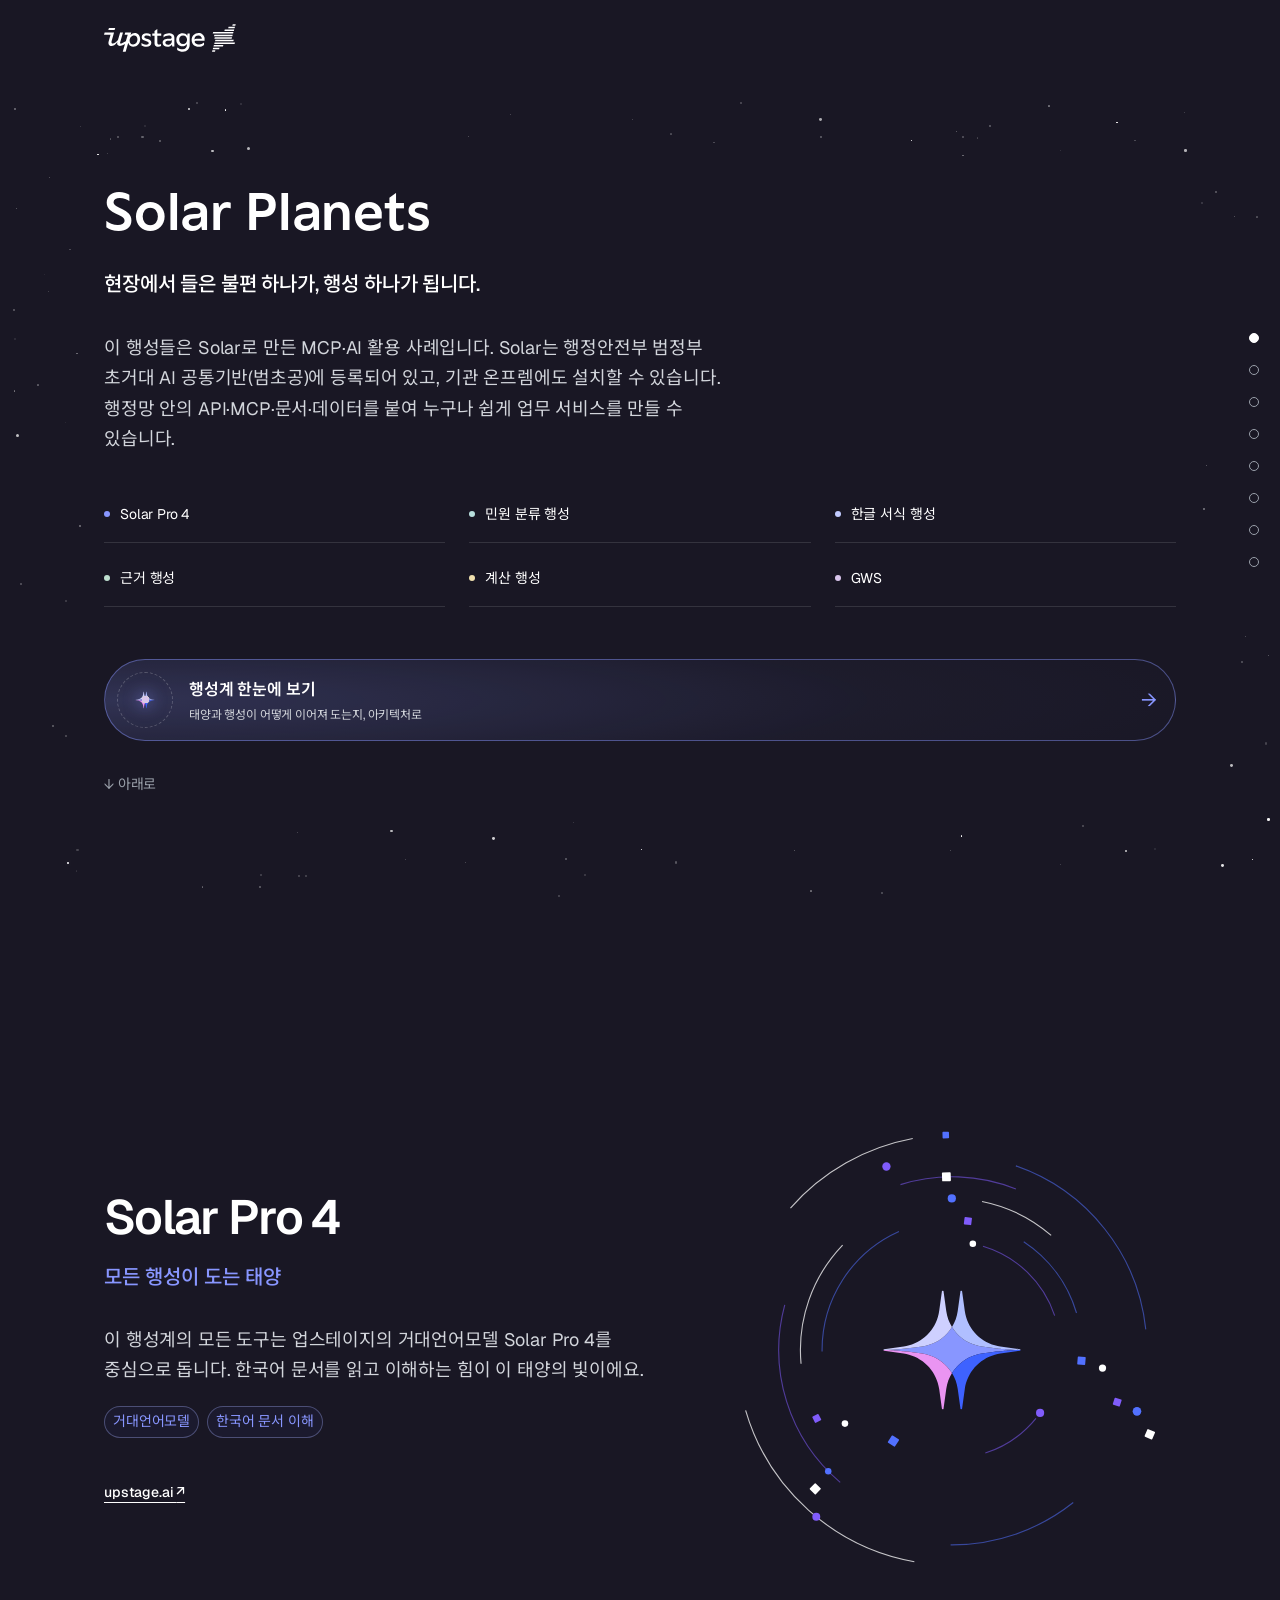
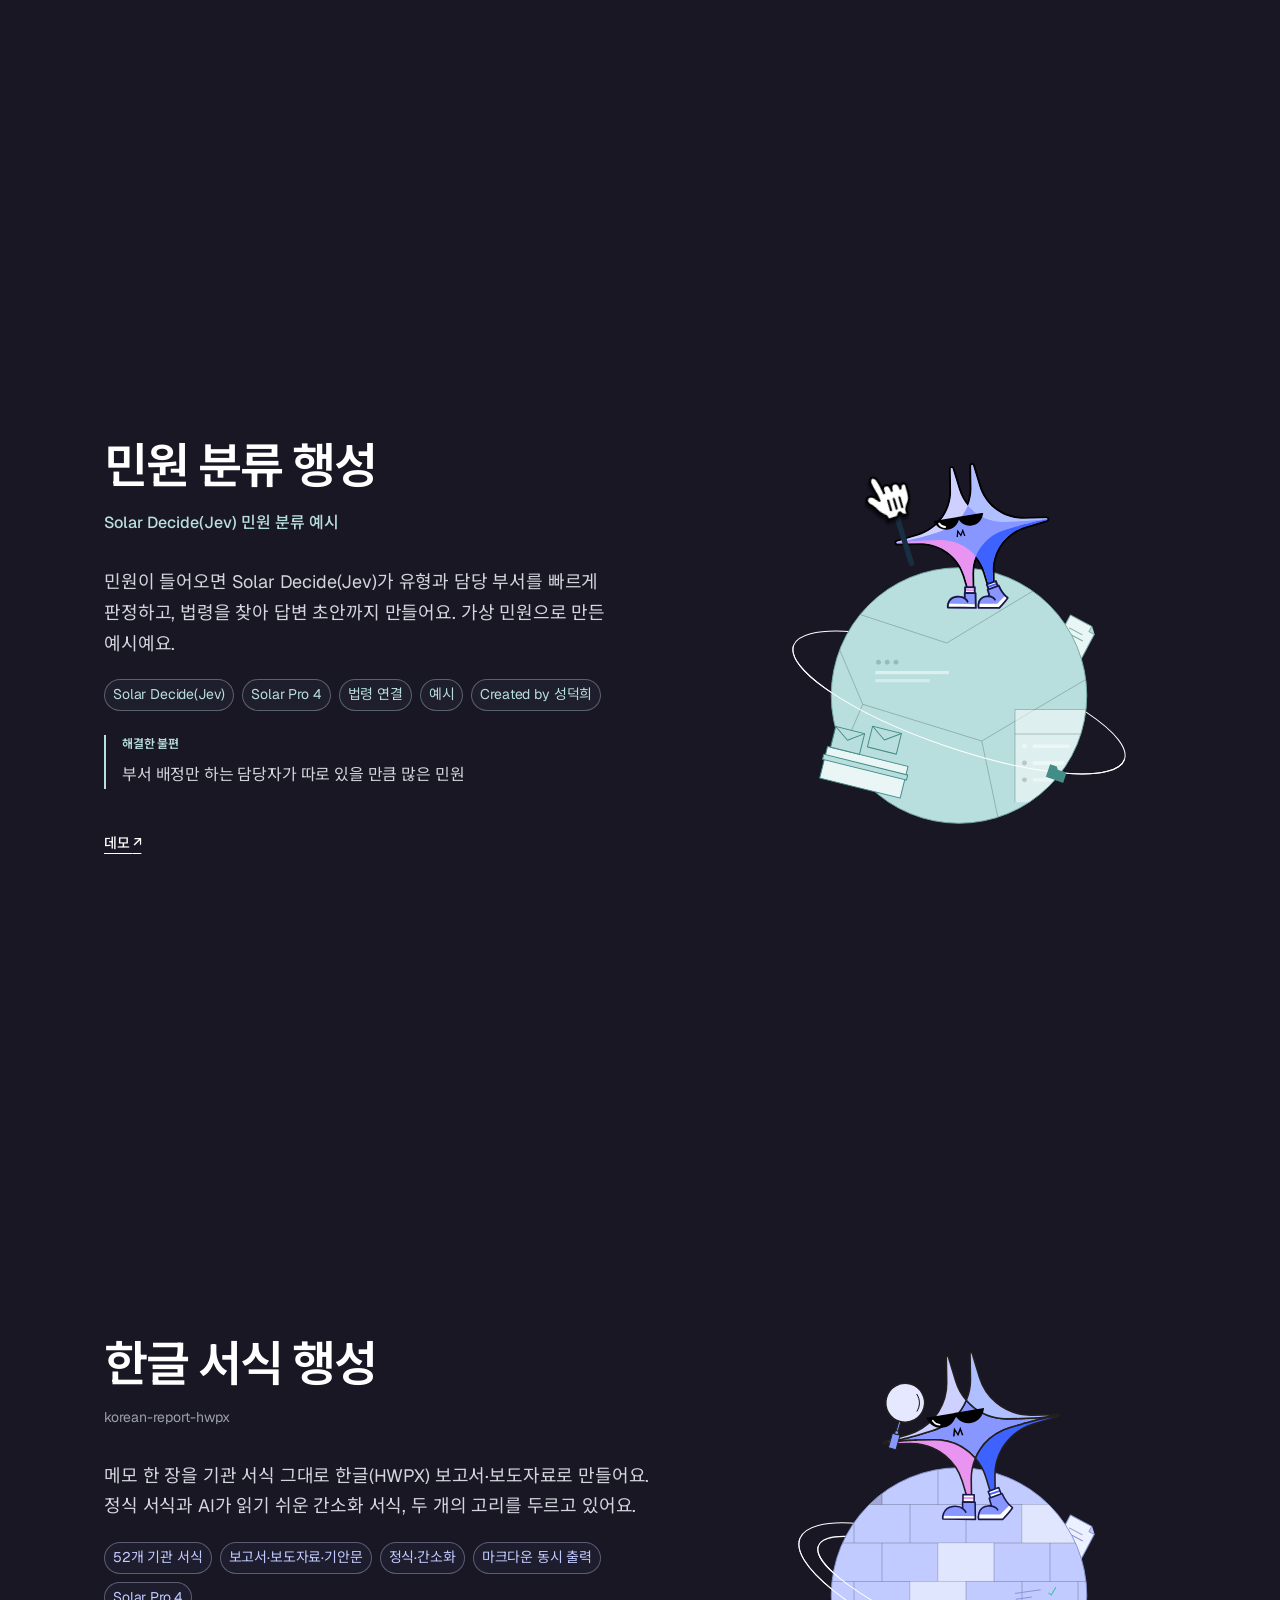
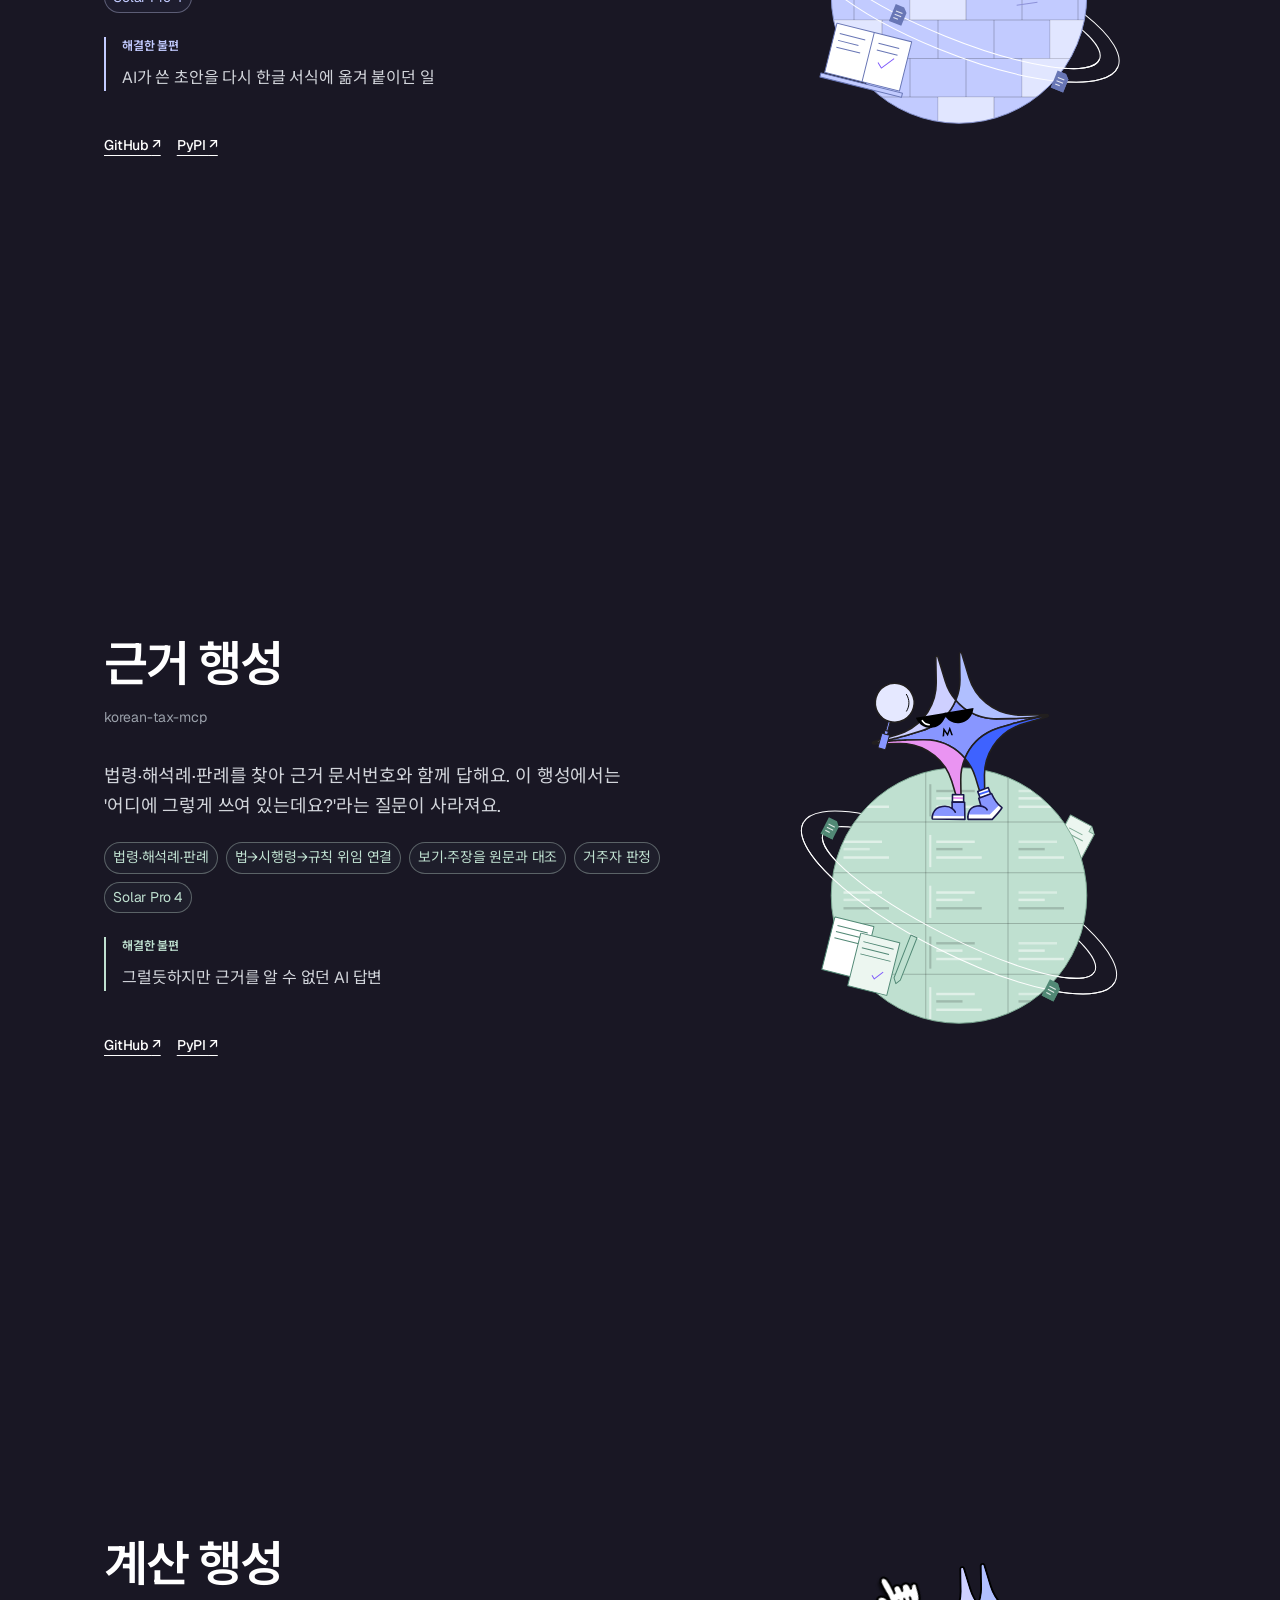
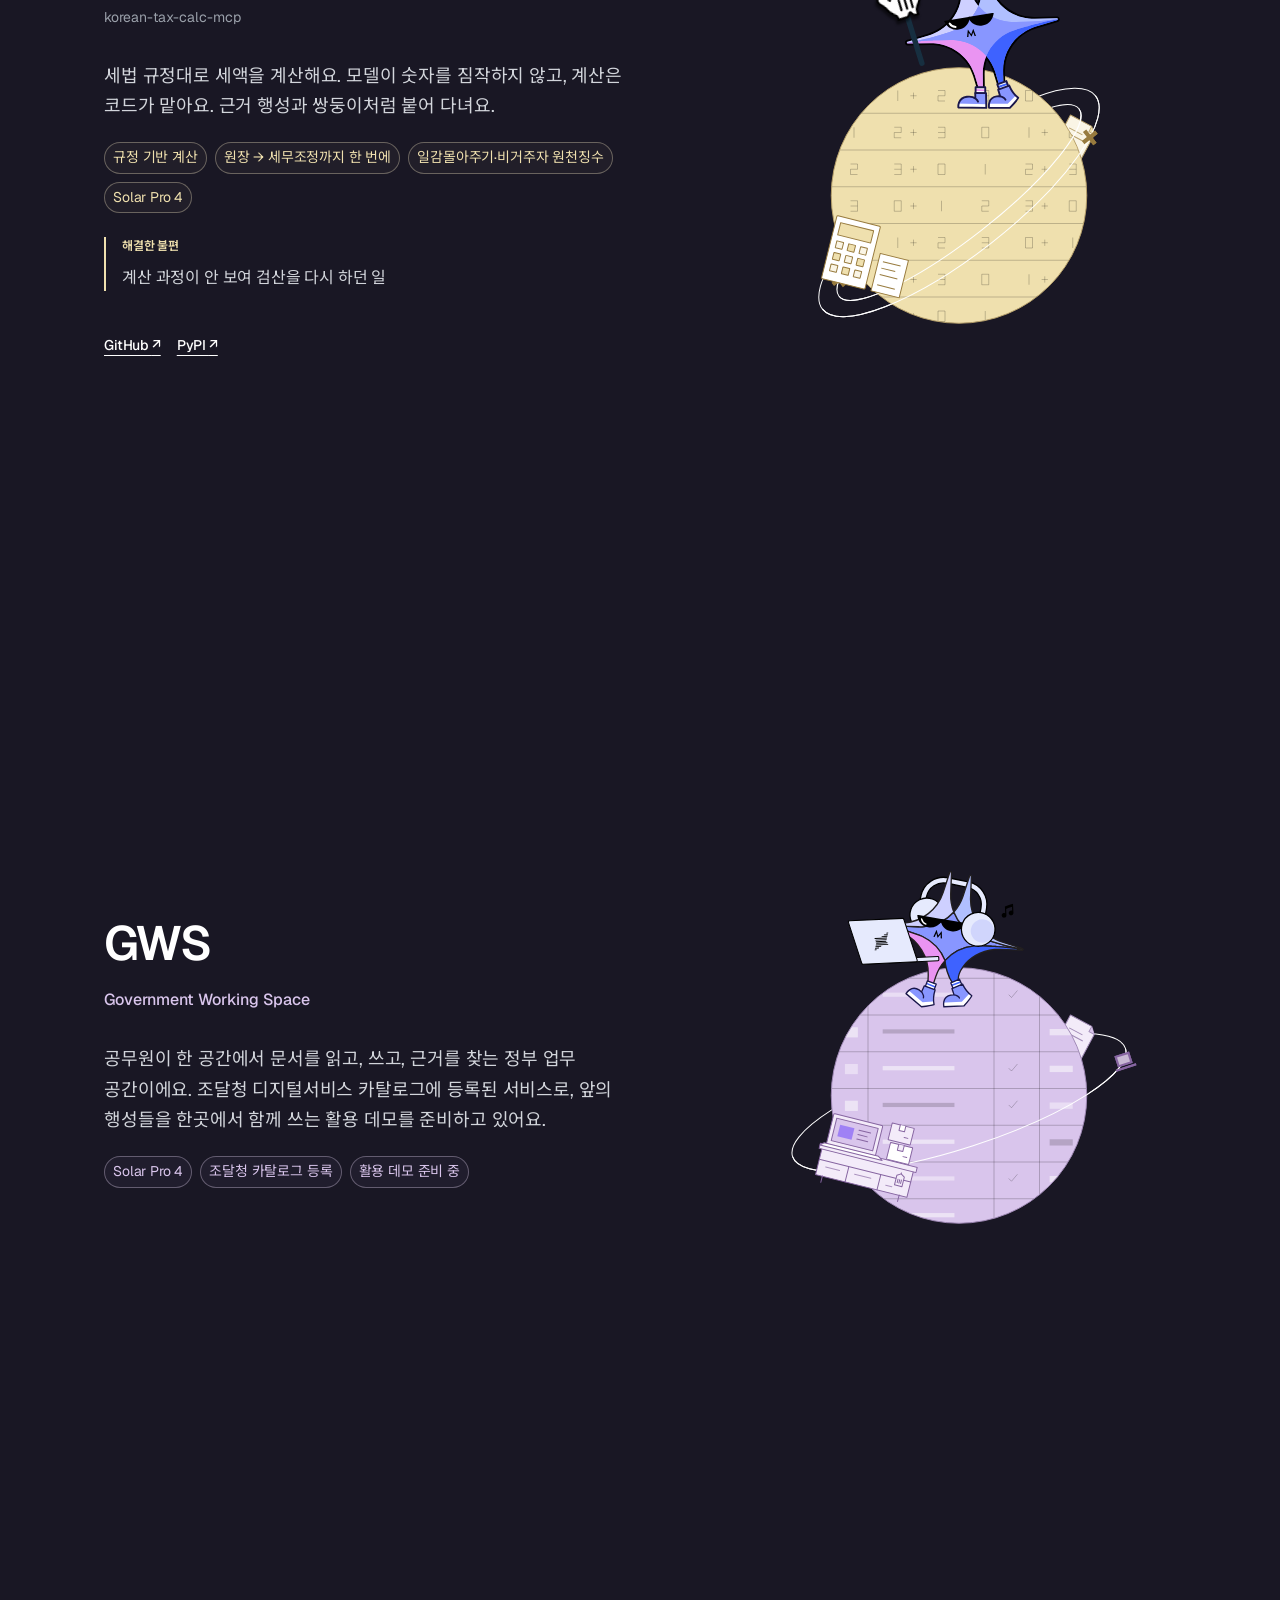
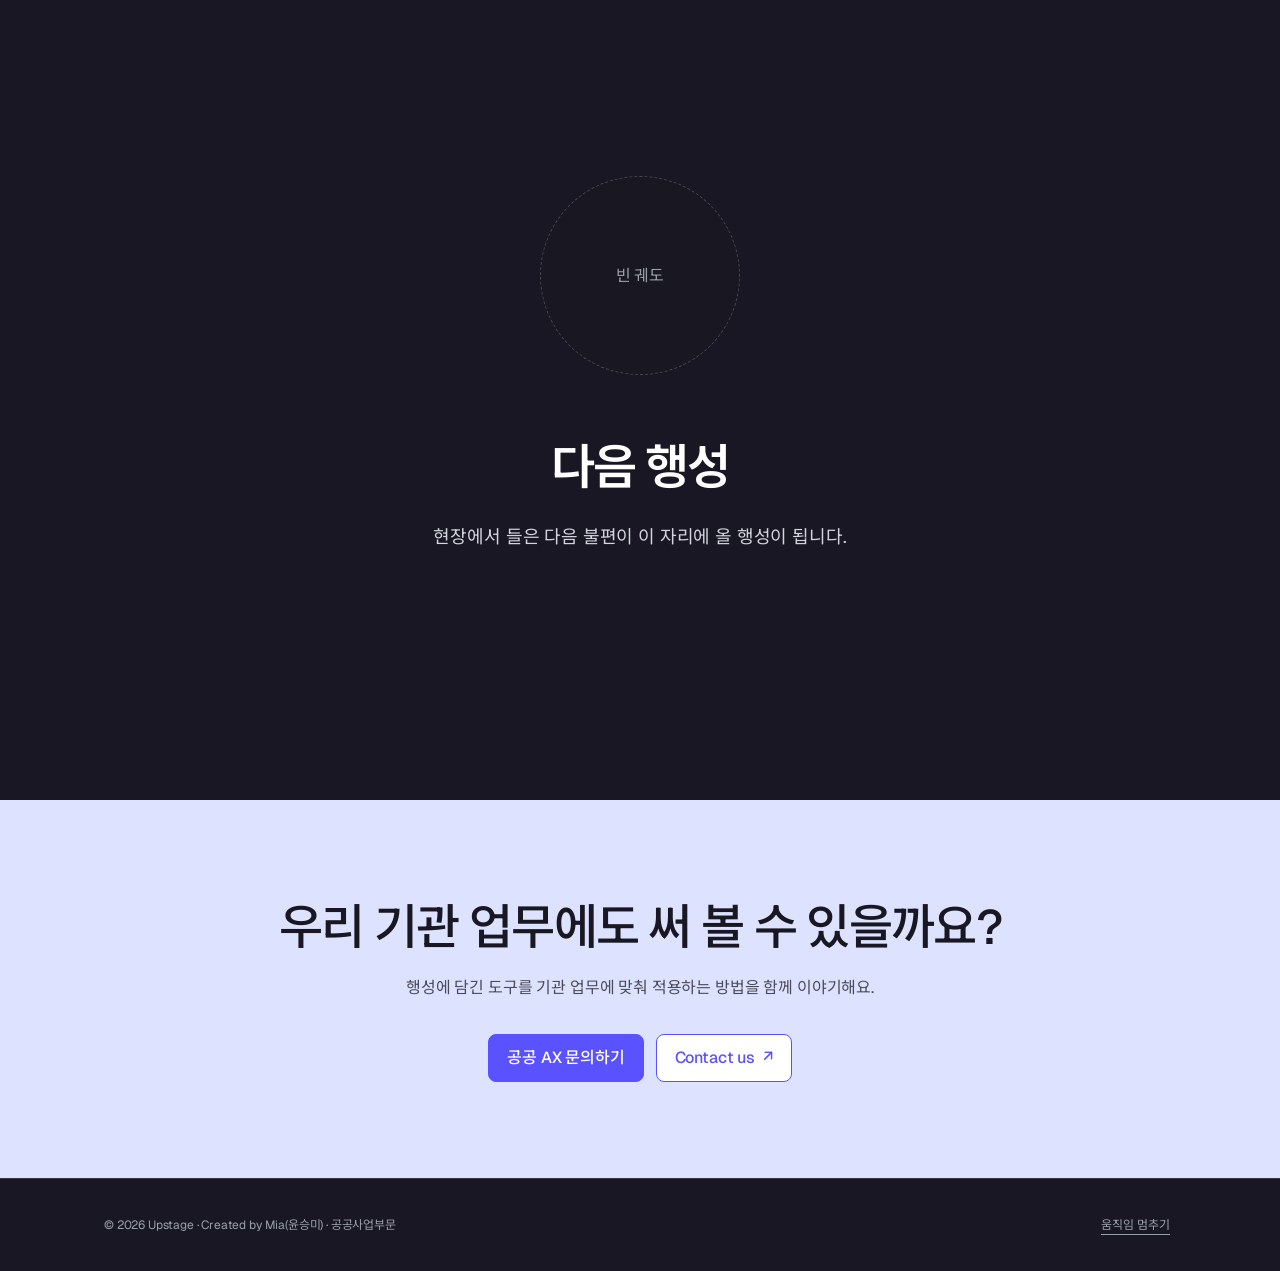
<file: index.html>
<!doctype html>
<html lang="ko"><head><meta charset="utf-8"><meta name="viewport" content="width=device-width,initial-scale=1">
<meta name="description" content="업스테이지 Solar Pro 4로 만든 공공·세무 AI 도구들을 행성으로 둘러보는 소개 페이지">
<title>Solar Planets</title>
<link rel="icon" type="image/svg+xml" href="assets/brand/upstage_symbol_color.svg">
<link rel="stylesheet" href="https://fonts.googleapis.com/css2?family=Geist:wght@400;500;600;700&amp;family=Noto+Sans+KR:wght@400;500;600;700&amp;display=swap">
<link rel="stylesheet" href="assets/lift/primitives.css"><link rel="stylesheet" href="assets/lift/website.css"><link rel="stylesheet" href="assets/lift/base.website.css"><link rel="stylesheet" href="assets/lift/korean.css"><link rel="stylesheet" href="assets/lift/a11y.website.css"><link rel="stylesheet" href="assets/lift/motion.css"><link rel="stylesheet" href="assets/planet-theme.css?v=20261013-accent-01"><link rel="stylesheet" href="design.css?v=20261015-contact-01">
<script src="section-paging.js?v=20261014-paging-07" defer></script>
<script src="section-navigation.js?v=20261013-desktop-paging-01" defer></script>
<script src="artwork-motion.js?v=20261013-solar-hero-01" defer></script>
</head><body data-ds-surface="dark">
<div class="space-background" aria-hidden="true"><i class="twinkle-star" style="left:81.92%;top:27.43%;width:1.5px;height:1.5px;opacity:1;--twinkle-duration:6.35s;--twinkle-delay:-11.39s"></i><i style="left:3.43%;top:30.44%;width:1px;height:1px;opacity:0.09"></i><i style="left:98.40%;top:54.71%;width:2px;height:2px;opacity:0.25"></i><i style="left:74.21%;top:94.42%;width:1px;height:1px;opacity:0.29"></i><i style="left:57.51%;top:62.82%;width:1px;height:1px;opacity:0.20"></i><i style="left:56.51%;top:53.94%;width:1.5px;height:1.5px;opacity:0.21"></i><i style="left:20.25%;top:98.49%;width:1.5px;height:1.5px;opacity:0.31"></i><i style="left:86.68%;top:42.54%;width:2px;height:2px;opacity:0.21"></i><i style="left:76.55%;top:60.64%;width:1px;height:1px;opacity:0.11"></i><i style="left:87.43%;top:73.62%;width:1.5px;height:1.5px;opacity:0.29"></i><i style="left:49.24%;top:80.15%;width:1px;height:1px;opacity:0.17"></i><i style="left:22.03%;top:60.54%;width:2px;height:2px;opacity:0.27"></i><i style="left:15.08%;top:63.52%;width:2px;height:2px;opacity:0.17"></i><i style="left:9.35%;top:60.04%;width:1.5px;height:1.5px;opacity:0.32"></i><i style="left:6.63%;top:46.06%;width:1.5px;height:1.5px;opacity:0.26"></i><i style="left:51.10%;top:18.69%;width:2.5px;height:2.5px;opacity:0.24"></i><i style="left:52.01%;top:79.27%;width:1.5px;height:1.5px;opacity:0.35"></i><i class="twinkle-star" style="left:37.26%;top:72.13%;width:2.5px;height:2.5px;opacity:1;--twinkle-duration:7.64s;--twinkle-delay:-10.65s"></i><i style="left:56.19%;top:3.49%;width:2px;height:2px;opacity:0.36"></i><i style="left:73.55%;top:86.75%;width:1px;height:1px;opacity:0.31"></i><i style="left:91.71%;top:31.52%;width:1px;height:1px;opacity:0.13"></i><i style="left:82.05%;top:58.64%;width:1px;height:1px;opacity:0.11"></i><i style="left:10.54%;top:62.35%;width:1.5px;height:1.5px;opacity:0.32"></i><i style="left:46.44%;top:65.77%;width:2px;height:2px;opacity:0.32"></i><i style="left:32.22%;top:71.46%;width:1.5px;height:1.5px;opacity:0.15"></i><i style="left:69.67%;top:30.17%;width:1px;height:1px;opacity:0.25"></i><i style="left:23.85%;top:97.19%;width:2px;height:2px;opacity:0.23"></i><i style="left:64.08%;top:15.14%;width:1.5px;height:1.5px;opacity:0.30"></i><i style="left:16.50%;top:26.14%;width:1.5px;height:1.5px;opacity:0.09"></i><i style="left:96.95%;top:73.48%;width:2px;height:2px;opacity:0.29"></i><i style="left:6.56%;top:2.53%;width:2px;height:2px;opacity:0.10"></i><i style="left:27.07%;top:38.47%;width:1.5px;height:1.5px;opacity:0.18"></i><i style="left:79.99%;top:52.02%;width:2px;height:2px;opacity:0.15"></i><i style="left:82.81%;top:16.72%;width:1px;height:1px;opacity:0.15"></i><i class="twinkle-star" style="left:51.11%;top:27.49%;width:1px;height:1px;opacity:1;--twinkle-duration:7.59s;--twinkle-delay:-9.90s"></i><i style="left:44.37%;top:42.48%;width:1px;height:1px;opacity:0.24"></i><i style="left:54.72%;top:41.01%;width:1px;height:1px;opacity:0.16"></i><i style="left:83.38%;top:29.95%;width:1px;height:1px;opacity:0.27"></i><i style="left:14.42%;top:46.22%;width:1px;height:1px;opacity:0.20"></i><i style="left:30.88%;top:32.09%;width:2px;height:2px;opacity:0.13"></i><i style="left:76.54%;top:4.25%;width:1px;height:1px;opacity:0.11"></i><i style="left:53.85%;top:83.68%;width:2px;height:2px;opacity:0.19"></i><i style="left:31.03%;top:2.06%;width:1px;height:1px;opacity:0.14"></i><i style="left:68.73%;top:33.63%;width:1px;height:1px;opacity:0.10"></i><i style="left:69.94%;top:74.78%;width:1px;height:1px;opacity:0.24"></i><i style="left:94.24%;top:51.67%;width:1px;height:1px;opacity:0.35"></i><i style="left:83.37%;top:55.72%;width:2px;height:2px;opacity:0.17"></i><i style="left:62.37%;top:53.79%;width:1.5px;height:1.5px;opacity:0.33"></i><i style="left:83.31%;top:41.16%;width:1px;height:1px;opacity:0.32"></i><i style="left:16.29%;top:22.76%;width:1px;height:1px;opacity:0.12"></i><i style="left:17.41%;top:21.83%;width:1.5px;height:1.5px;opacity:0.30"></i><i class="twinkle-star" style="left:52.26%;top:78.45%;width:1.5px;height:1.5px;opacity:1;--twinkle-duration:8.05s;--twinkle-delay:-4.14s"></i><i style="left:8.73%;top:55.32%;width:1.5px;height:1.5px;opacity:0.11"></i><i style="left:30.91%;top:79.54%;width:1.5px;height:1.5px;opacity:0.24"></i><i style="left:93.81%;top:22.40%;width:2px;height:2px;opacity:0.18"></i><i style="left:8.32%;top:70.95%;width:2.5px;height:2.5px;opacity:0.22"></i><i style="left:82.81%;top:95.96%;width:1px;height:1px;opacity:0.22"></i><i style="left:69.27%;top:88.97%;width:2.5px;height:2.5px;opacity:0.29"></i><i style="left:57.82%;top:11.34%;width:1.5px;height:1.5px;opacity:0.23"></i><i style="left:93.44%;top:19.20%;width:2.5px;height:2.5px;opacity:0.32"></i><i style="left:77.34%;top:10.37%;width:1.5px;height:1.5px;opacity:0.34"></i><i style="left:79.60%;top:85.68%;width:1.5px;height:1.5px;opacity:0.31"></i><i style="left:3.75%;top:32.34%;width:1px;height:1px;opacity:0.23"></i><i style="left:84.47%;top:82.32%;width:1.5px;height:1.5px;opacity:0.13"></i><i style="left:92.78%;top:27.47%;width:1.5px;height:1.5px;opacity:0.26"></i><i style="left:5.93%;top:96.72%;width:1.5px;height:1.5px;opacity:0.12"></i><i style="left:81.00%;top:83.26%;width:2px;height:2px;opacity:0.30"></i><i style="left:49.34%;top:13.20%;width:1.5px;height:1.5px;opacity:0.25"></i><i class="twinkle-star" style="left:65.20%;top:70.31%;width:2px;height:2px;opacity:1;--twinkle-duration:8.69s;--twinkle-delay:-7.58s"></i><i style="left:9.30%;top:90.27%;width:1.5px;height:1.5px;opacity:0.28"></i><i style="left:47.30%;top:1.59%;width:2px;height:2px;opacity:0.20"></i><i style="left:46.27%;top:78.24%;width:1.5px;height:1.5px;opacity:0.29"></i><i style="left:15.25%;top:17.31%;width:2.5px;height:2.5px;opacity:0.32"></i><i style="left:15.33%;top:46.63%;width:2px;height:2px;opacity:0.34"></i><i style="left:11.50%;top:60.67%;width:1px;height:1px;opacity:0.24"></i><i style="left:38.16%;top:86.31%;width:1.5px;height:1.5px;opacity:0.19"></i><i style="left:75.33%;top:56.45%;width:1px;height:1px;opacity:0.26"></i><i style="left:45.29%;top:7.10%;width:2px;height:2px;opacity:0.34"></i><i style="left:13.51%;top:37.31%;width:2px;height:2px;opacity:0.30"></i><i style="left:48.65%;top:49.75%;width:1.5px;height:1.5px;opacity:0.10"></i><i style="left:82.41%;top:72.85%;width:1.5px;height:1.5px;opacity:0.36"></i><i style="left:11.27%;top:13.90%;width:1.5px;height:1.5px;opacity:0.11"></i><i style="left:26.08%;top:2.97%;width:1.5px;height:1.5px;opacity:0.13"></i><i style="left:39.85%;top:12.70%;width:1px;height:1px;opacity:0.26"></i><i style="left:98.13%;top:52.33%;width:1px;height:1px;opacity:0.27"></i><i class="twinkle-star" style="left:71.16%;top:15.54%;width:1px;height:1px;opacity:1;--twinkle-duration:7.65s;--twinkle-delay:-8.48s"></i><i style="left:81.61%;top:59.44%;width:2.5px;height:2.5px;opacity:0.15"></i><i style="left:39.94%;top:79.30%;width:1.5px;height:1.5px;opacity:0.36"></i><i style="left:85.18%;top:48.01%;width:1.5px;height:1.5px;opacity:0.23"></i><i style="left:20.02%;top:64.91%;width:2px;height:2px;opacity:0.27"></i><i style="left:42.96%;top:79.63%;width:1.5px;height:1.5px;opacity:0.28"></i><i style="left:17.92%;top:82.41%;width:1.5px;height:1.5px;opacity:0.10"></i><i style="left:6.24%;top:13.95%;width:1.5px;height:1.5px;opacity:0.19"></i><i style="left:69.95%;top:63.10%;width:1px;height:1px;opacity:0.20"></i><i style="left:72.95%;top:26.13%;width:2px;height:2px;opacity:0.34"></i><i style="left:76.32%;top:40.62%;width:2.5px;height:2.5px;opacity:0.17"></i><i style="left:27.36%;top:2.48%;width:2px;height:2px;opacity:0.10"></i><i style="left:31.33%;top:19.82%;width:1.5px;height:1.5px;opacity:0.21"></i><i style="left:86.78%;top:43.87%;width:2px;height:2px;opacity:0.16"></i><i style="left:31.63%;top:95.39%;width:1px;height:1px;opacity:0.26"></i><i style="left:50.42%;top:23.79%;width:1px;height:1px;opacity:0.09"></i><i style="left:59.08%;top:51.65%;width:2px;height:2px;opacity:0.32"></i><i class="twinkle-star" style="left:67.81%;top:62.00%;width:1.5px;height:1.5px;opacity:1;--twinkle-duration:8.95s;--twinkle-delay:-11.81s"></i><i style="left:37.94%;top:56.71%;width:1px;height:1px;opacity:0.32"></i><i style="left:75.14%;top:1.58%;width:1.5px;height:1.5px;opacity:0.34"></i><i style="left:30.36%;top:17.37%;width:1px;height:1px;opacity:0.29"></i><i style="left:55.37%;top:29.26%;width:1px;height:1px;opacity:0.29"></i><i style="left:54.33%;top:80.04%;width:1px;height:1px;opacity:0.36"></i><i style="left:64.12%;top:88.63%;width:1.5px;height:1.5px;opacity:0.30"></i><i style="left:16.05%;top:7.68%;width:1.5px;height:1.5px;opacity:0.29"></i><i style="left:70.53%;top:79.27%;width:1.5px;height:1.5px;opacity:0.23"></i><i style="left:5.07%;top:66.63%;width:2px;height:2px;opacity:0.20"></i><i style="left:90.83%;top:83.60%;width:1px;height:1px;opacity:0.10"></i><i style="left:80.92%;top:69.58%;width:1.5px;height:1.5px;opacity:0.14"></i><i style="left:5.05%;top:81.67%;width:2px;height:2px;opacity:0.27"></i><i style="left:83.57%;top:51.94%;width:1px;height:1px;opacity:0.21"></i><i style="left:40.10%;top:80.70%;width:1px;height:1px;opacity:0.32"></i><i style="left:68.98%;top:84.83%;width:2.5px;height:2.5px;opacity:0.16"></i><i style="left:93.62%;top:64.82%;width:1.5px;height:1.5px;opacity:0.31"></i><i class="twinkle-star" style="left:61.89%;top:21.85%;width:1px;height:1px;opacity:1;--twinkle-duration:6.62s;--twinkle-delay:-3.92s"></i><i style="left:46.65%;top:75.97%;width:1px;height:1px;opacity:0.14"></i><i style="left:52.19%;top:53.37%;width:1.5px;height:1.5px;opacity:0.22"></i><i style="left:89.53%;top:11.05%;width:2px;height:2px;opacity:0.29"></i><i style="left:26.67%;top:50.55%;width:1px;height:1px;opacity:0.23"></i><i style="left:94.92%;top:21.18%;width:2px;height:2px;opacity:0.32"></i><i style="left:75.93%;top:31.03%;width:1.5px;height:1.5px;opacity:0.24"></i><i style="left:21.07%;top:54.40%;width:1.5px;height:1.5px;opacity:0.34"></i><i style="left:12.46%;top:15.55%;width:2px;height:2px;opacity:0.35"></i><i style="left:33.76%;top:64.43%;width:1.5px;height:1.5px;opacity:0.34"></i><i style="left:43.44%;top:6.23%;width:2px;height:2px;opacity:0.36"></i><i style="left:7.68%;top:72.32%;width:2px;height:2px;opacity:0.14"></i><i style="left:39.45%;top:70.28%;width:1.5px;height:1.5px;opacity:0.10"></i><i style="left:88.49%;top:50.62%;width:2px;height:2px;opacity:0.22"></i><i style="left:54.14%;top:63.77%;width:1.5px;height:1.5px;opacity:0.10"></i><i style="left:66.28%;top:25.96%;width:2px;height:2px;opacity:0.29"></i><i style="left:71.89%;top:29.25%;width:2px;height:2px;opacity:0.18"></i><i class="twinkle-star" style="left:98.10%;top:48.54%;width:1.5px;height:1.5px;opacity:1;--twinkle-duration:8.52s;--twinkle-delay:-5.14s"></i><i style="left:68.84%;top:99.06%;width:2px;height:2px;opacity:0.28"></i><i style="left:98.10%;top:2.34%;width:1.5px;height:1.5px;opacity:0.34"></i><i style="left:28.24%;top:90.46%;width:2px;height:2px;opacity:0.10"></i><i style="left:9.17%;top:15.06%;width:2px;height:2px;opacity:0.32"></i><i style="left:49.08%;top:48.12%;width:2px;height:2px;opacity:0.17"></i><i style="left:50.82%;top:84.57%;width:1px;height:1px;opacity:0.30"></i><i style="left:7.06%;top:28.05%;width:2px;height:2px;opacity:0.17"></i><i style="left:86.40%;top:76.66%;width:1px;height:1px;opacity:0.23"></i><i style="left:60.20%;top:24.42%;width:1px;height:1px;opacity:0.34"></i><i style="left:64.06%;top:30.06%;width:1.5px;height:1.5px;opacity:0.23"></i><i style="left:48.82%;top:23.62%;width:1.5px;height:1.5px;opacity:0.24"></i><i style="left:36.58%;top:15.08%;width:1px;height:1px;opacity:0.29"></i><i style="left:76.30%;top:15.26%;width:1.5px;height:1.5px;opacity:0.21"></i><i style="left:89.33%;top:77.71%;width:1px;height:1px;opacity:0.10"></i><i style="left:84.50%;top:91.68%;width:2px;height:2px;opacity:0.27"></i><i style="left:38.46%;top:43.54%;width:2px;height:2px;opacity:0.30"></i><i class="twinkle-star" style="left:47.25%;top:27.19%;width:1px;height:1px;opacity:1;--twinkle-duration:6.58s;--twinkle-delay:-11.21s"></i><i style="left:93.24%;top:87.87%;width:2px;height:2px;opacity:0.32"></i><i style="left:22.94%;top:17.96%;width:1.5px;height:1.5px;opacity:0.18"></i><i style="left:97.25%;top:70.64%;width:1px;height:1px;opacity:0.29"></i><i style="left:92.52%;top:12.45%;width:1px;height:1px;opacity:0.22"></i><i style="left:81.58%;top:17.57%;width:1.5px;height:1.5px;opacity:0.27"></i><i style="left:67.09%;top:72.52%;width:1.5px;height:1.5px;opacity:0.10"></i><i style="left:56.61%;top:52.64%;width:1.5px;height:1.5px;opacity:0.27"></i><i style="left:65.68%;top:31.00%;width:2px;height:2px;opacity:0.12"></i><i style="left:18.67%;top:64.63%;width:1.5px;height:1.5px;opacity:0.34"></i><i style="left:90.14%;top:94.21%;width:2px;height:2px;opacity:0.11"></i><i style="left:5.10%;top:46.87%;width:1px;height:1px;opacity:0.09"></i><i style="left:40.05%;top:90.76%;width:1px;height:1px;opacity:0.35"></i><i style="left:44.16%;top:95.29%;width:2px;height:2px;opacity:0.33"></i><i style="left:55.69%;top:37.42%;width:1.5px;height:1.5px;opacity:0.17"></i><i style="left:55.66%;top:42.45%;width:1.5px;height:1.5px;opacity:0.27"></i><i style="left:60.08%;top:74.64%;width:1.5px;height:1.5px;opacity:0.21"></i><i class="twinkle-star" style="left:50.08%;top:94.37%;width:1px;height:1px;opacity:1;--twinkle-duration:5.84s;--twinkle-delay:-6.65s"></i><i style="left:58.10%;top:76.11%;width:2px;height:2px;opacity:0.10"></i><i style="left:51.92%;top:65.03%;width:2.5px;height:2.5px;opacity:0.23"></i><i style="left:59.54%;top:40.02%;width:1px;height:1px;opacity:0.18"></i><i style="left:90.27%;top:10.44%;width:1.5px;height:1.5px;opacity:0.36"></i><i style="left:18.78%;top:11.48%;width:1.5px;height:1.5px;opacity:0.13"></i><i style="left:58.87%;top:75.08%;width:1.5px;height:1.5px;opacity:0.21"></i><i style="left:39.79%;top:78.52%;width:1.5px;height:1.5px;opacity:0.35"></i><i style="left:39.28%;top:85.00%;width:1px;height:1px;opacity:0.19"></i><i style="left:44.86%;top:76.29%;width:1px;height:1px;opacity:0.25"></i><i style="left:64.31%;top:76.77%;width:1.5px;height:1.5px;opacity:0.30"></i><i style="left:26.63%;top:36.27%;width:1px;height:1px;opacity:0.11"></i><i style="left:88.31%;top:36.91%;width:1.5px;height:1.5px;opacity:0.25"></i><i style="left:16.51%;top:61.16%;width:1.5px;height:1.5px;opacity:0.32"></i><i style="left:10.51%;top:42.04%;width:2.5px;height:2.5px;opacity:0.28"></i><i style="left:65.65%;top:39.87%;width:2.5px;height:2.5px;opacity:0.28"></i><i style="left:7.76%;top:64.57%;width:2.5px;height:2.5px;opacity:0.33"></i><i class="twinkle-star" style="left:10.84%;top:38.51%;width:1px;height:1px;opacity:1;--twinkle-duration:7.43s;--twinkle-delay:-6.77s"></i><i style="left:57.67%;top:62.17%;width:1.5px;height:1.5px;opacity:0.15"></i><i style="left:16.72%;top:90.33%;width:1.5px;height:1.5px;opacity:0.30"></i><i style="left:72.87%;top:66.22%;width:2.5px;height:2.5px;opacity:0.36"></i><i style="left:56.66%;top:6.88%;width:2px;height:2px;opacity:0.19"></i><i style="left:3.80%;top:19.64%;width:1px;height:1px;opacity:0.31"></i><i style="left:85.08%;top:83.60%;width:1.5px;height:1.5px;opacity:0.34"></i><i style="left:99.05%;top:72.76%;width:1px;height:1px;opacity:0.34"></i><i style="left:50.23%;top:22.46%;width:1px;height:1px;opacity:0.16"></i><i style="left:1.07%;top:37.53%;width:2px;height:2px;opacity:0.12"></i><i style="left:39.73%;top:72.64%;width:1px;height:1px;opacity:0.12"></i><i style="left:25.29%;top:88.33%;width:1px;height:1px;opacity:0.24"></i><i style="left:52.36%;top:59.88%;width:1.5px;height:1.5px;opacity:0.18"></i><i style="left:39.53%;top:58.44%;width:2px;height:2px;opacity:0.25"></i><i style="left:21.15%;top:51.60%;width:1.5px;height:1.5px;opacity:0.30"></i><i style="left:15.28%;top:11.32%;width:2px;height:2px;opacity:0.26"></i><i style="left:49.37%;top:70.88%;width:1.5px;height:1.5px;opacity:0.30"></i><i class="twinkle-star" style="left:10.25%;top:18.25%;width:2px;height:2px;opacity:1;--twinkle-duration:8.54s;--twinkle-delay:-1.90s"></i><i style="left:43.60%;top:72.81%;width:1px;height:1px;opacity:0.17"></i><i style="left:33.50%;top:22.29%;width:1px;height:1px;opacity:0.15"></i><i style="left:1.23%;top:23.11%;width:1.5px;height:1.5px;opacity:0.34"></i><i style="left:23.18%;top:92.42%;width:1.5px;height:1.5px;opacity:0.25"></i><i style="left:75.50%;top:5.81%;width:2px;height:2px;opacity:0.09"></i><i style="left:5.40%;top:27.62%;width:1.5px;height:1.5px;opacity:0.25"></i><i style="left:14.55%;top:10.80%;width:2px;height:2px;opacity:0.32"></i><i style="left:88.54%;top:2.34%;width:2px;height:2px;opacity:0.35"></i><i style="left:74.65%;top:14.58%;width:1px;height:1px;opacity:0.36"></i><i style="left:62.01%;top:94.39%;width:1.5px;height:1.5px;opacity:0.34"></i><i style="left:86.75%;top:9.22%;width:1px;height:1px;opacity:0.23"></i><i style="left:83.90%;top:59.34%;width:2px;height:2px;opacity:0.19"></i><i style="left:62.24%;top:78.75%;width:1px;height:1px;opacity:0.25"></i><i style="left:36.19%;top:87.89%;width:2.5px;height:2.5px;opacity:0.18"></i><i style="left:96.39%;top:45.32%;width:1.5px;height:1.5px;opacity:0.20"></i><i style="left:11.66%;top:57.69%;width:1px;height:1px;opacity:0.30"></i><i class="twinkle-star" style="left:7.58%;top:17.06%;width:1.5px;height:1.5px;opacity:1;--twinkle-duration:7.21s;--twinkle-delay:-7.85s"></i><i style="left:45.01%;top:8.84%;width:1px;height:1px;opacity:0.33"></i><i style="left:45.59%;top:97.16%;width:2px;height:2px;opacity:0.19"></i><i style="left:68.31%;top:35.88%;width:1.5px;height:1.5px;opacity:0.26"></i><i style="left:96.37%;top:24.02%;width:1px;height:1px;opacity:0.32"></i><i style="left:59.19%;top:20.91%;width:1.5px;height:1.5px;opacity:0.20"></i><i style="left:96.45%;top:11.01%;width:2px;height:2px;opacity:0.26"></i><i style="left:34.79%;top:69.10%;width:1.5px;height:1.5px;opacity:0.33"></i><i style="left:28.05%;top:8.25%;width:1.5px;height:1.5px;opacity:0.36"></i></div>
<a class="skip-link button" href="#main" data-ds-focus>본문으로 건너뛰기</a>
<header><div class="container header-inner"><a class="brand" href="https://www.upstage.ai/" aria-label="Upstage 공식 웹사이트" data-ds-focus><img src="assets/brand/upstage_lockup_white.svg" width="132" height="28" alt="Upstage"></a></div></header>
<main id="main" tabindex="-1">
<section class="hero" id="s0" aria-labelledby="hero-title"><div class="container"><div class="hero-content">
<div class="hero-intro"><h1 id="hero-title" lang="en">Solar Planets</h1>
<p class="intro-line">현장에서 들은 불편 하나가, 행성 하나가 됩니다.</p></div>
<p class="intro-pitch" data-content-original="intro-pitch">이 행성들은 Solar로 만든 MCP·AI 활용 사례입니다. Solar는 행정안전부 범정부 초거대 AI 공통기반(범초공)에 등록되어 있고, 기관 온프렘에도 설치할 수 있습니다.<br>행정망 안의 API·MCP·문서·데이터를 붙여 누구나 쉽게 업무 서비스를 만들 수 있습니다.</p>
<nav class="hero-nav" aria-label="행성 바로가기"><a class="text-link" href="#s1" data-ds-focus>Solar Pro 4</a><a class="text-link" href="#s5" data-ds-focus>민원 분류 행성</a><a class="text-link" href="#s2" data-ds-focus>한글 서식 행성</a><a class="text-link" href="#s3" data-ds-focus>근거 행성</a><a class="text-link" href="#s4" data-ds-focus>계산 행성</a><a class="text-link" href="#s6" data-ds-focus>GWS</a></nav>
<a class="arch-cta" href="architecture.html" data-ds-focus><span class="arch-cta-orbit" aria-hidden="true"><img src="assets/arch/sun.svg" alt=""><i style="--c:var(--planet-decide);--d:0s"></i><i style="--c:var(--planet-hwpx);--d:-2.4s"></i><i style="--c:var(--planet-tax);--d:-4.8s"></i><i style="--c:var(--planet-calc);--d:-7.2s"></i><i style="--c:var(--planet-gws);--d:-9.6s"></i></span><span class="arch-cta-text"><b>행성계 한눈에 보기</b><small>태양과 행성이 어떻게 이어져 도는지, 아키텍처로</small></span><span class="arch-cta-arrow" aria-hidden="true">→</span></a>
<p class="down">↓ 아래로</p>
</div></div></section>
<section class="scene" id="s1" aria-labelledby="s1-title"><div class="container scene-grid">
<div class="scene-copy">
<div class="scene-title"><h2 id="s1-title">Solar Pro 4</h2><p class="sub">모든 행성이 도는 태양</p></div>
<div class="scene-body"><p class="scene-text" data-content-original="sun">이 행성계의 모든 도구는 업스테이지의 거대언어모델 Solar Pro 4를 중심으로 돕니다. 한국어 문서를 읽고 이해하는 힘이 이 태양의 빛이에요.</p><ul class="facts"><li>거대언어모델</li><li>한국어 문서 이해</li></ul></div>
<div class="scene-actions"><a class="text-link" href="https://www.upstage.ai/" target="_blank" rel="noopener" aria-label="Solar Pro 4 — upstage.ai" data-ds-focus>upstage.ai <span aria-hidden="true">↗</span><span class="sr-only"> (새 탭)</span></a></div>
</div>
<div class="graphic-space artwork-stage solar-pro-hero" data-artwork="sun" data-aspect="1:1" aria-hidden="true">
<svg class="artwork-layer artwork-symbol" aria-hidden="true" focusable="false" width="200" height="200" viewBox="0 0 200 200" fill="none" xmlns="http://www.w3.org/2000/svg">
<g clip-path="url(#sp-s1-symbol-clip0_1_3477)">
<path d="M171 99.9666V100.02C170.719 100.02 170.425 100.02 170.131 100.02C169.837 100.02 169.543 100.02 169.262 100.033C166.895 100.074 164.515 100.154 162.148 100.274C161.734 100.288 161.306 100.301 160.878 100.341C160.183 100.368 159.488 100.408 158.792 100.461C158.685 100.461 158.578 100.475 158.485 100.488C157.629 100.528 156.773 100.595 155.931 100.662C155.797 100.662 155.677 100.675 155.543 100.689C154.594 100.755 153.658 100.836 152.709 100.916C151.692 101.01 150.676 101.103 149.66 101.21C148.791 101.29 147.922 101.384 147.053 101.491C146.611 101.531 146.17 101.584 145.715 101.638C145.274 101.678 144.833 101.732 144.392 101.798C144.191 101.825 144.004 101.839 143.803 101.865C142.827 101.986 141.838 102.119 140.862 102.253L130.767 103.644C128.868 103.911 126.996 104.299 125.191 104.807C114.548 107.735 105.602 114.621 99.9866 123.794C94.3841 114.621 85.4256 107.735 74.7822 104.807C72.9772 104.299 71.1052 103.911 69.2065 103.644L59.1248 102.253C58.1487 102.119 57.1726 101.986 56.1832 101.865C55.9826 101.839 55.7954 101.825 55.5948 101.798C55.1536 101.745 54.7123 101.691 54.2577 101.638C53.8165 101.584 53.3752 101.531 52.934 101.491C52.0649 101.384 51.1958 101.29 50.3267 101.21C49.3105 101.103 48.2809 101.01 47.2513 100.916C46.2619 100.822 45.2724 100.742 44.2696 100.675C43.8417 100.649 43.4138 100.608 42.986 100.582C42.5581 100.542 42.1436 100.515 41.7157 100.501C41.6489 100.501 41.582 100.488 41.5151 100.488C41.3547 100.461 41.1942 100.448 41.0338 100.448H40.8466C40.6594 100.448 40.4588 100.421 40.2716 100.408C39.7769 100.368 39.2822 100.341 38.7875 100.314C38.4799 100.301 38.1724 100.288 37.8649 100.274C35.4848 100.154 33.1182 100.074 30.7381 100.033C30.1632 100.007 29.5882 100.007 28.9999 100.007V99.9532C29.5882 99.9532 30.1632 99.9532 30.7381 99.9265C40.2449 99.7527 49.7116 99.0039 59.1248 97.7069L69.2065 96.3163C71.1186 96.0489 73.0039 95.6611 74.8224 95.153C85.4523 92.2114 94.3841 85.3387 99.9866 76.1796C105.602 85.3387 114.534 92.2114 125.151 95.153C126.969 95.6611 128.855 96.0489 130.767 96.3163L140.862 97.7069C142.038 97.8674 143.215 98.0278 144.392 98.1615C145.274 98.2819 146.17 98.3755 147.053 98.4691C147.922 98.576 148.791 98.6696 149.66 98.7498C150.676 98.8568 151.692 98.9638 152.709 99.044C153.658 99.1242 154.594 99.2045 155.543 99.2713C156.519 99.3515 157.495 99.4184 158.485 99.4719C158.578 99.4853 158.685 99.4986 158.792 99.4986C159.902 99.5788 161.025 99.6323 162.148 99.6858C164.515 99.8062 166.895 99.8864 169.262 99.9265C169.837 99.9532 170.425 99.9532 171 99.9532V99.9666Z" fill="#8896FF"/>
<path d="M108.758 39.0883L108.705 39.5161C108.705 39.5161 108.691 39.4493 108.691 39.4225C108.691 39.3022 108.718 39.1819 108.758 39.0883Z" fill="#3E62FF"/>
<path d="M99.9866 123.807C96.9648 128.754 94.8923 134.357 94.0632 140.36L91.2821 160.537V160.577L91.2286 160.858C91.1083 161.206 90.7873 161.446 90.413 161.446C89.9985 161.446 89.6642 161.166 89.5706 160.778C89.5572 160.711 89.5438 160.644 89.5438 160.577L86.7493 140.36C84.3826 123.205 72.0011 109.34 55.6617 104.82C53.8299 104.312 51.9579 103.924 50.0459 103.657L29.869 100.862C29.869 100.862 29.7219 100.849 29.6551 100.836C29.294 100.742 29.0132 100.421 28.9999 100.02C29.5882 100.02 30.1632 100.02 30.7381 100.047C33.1182 100.087 35.4848 100.167 37.8649 100.287C38.1724 100.301 38.4799 100.314 38.7875 100.328C39.2822 100.354 39.7769 100.381 40.2716 100.421C40.4588 100.435 40.6594 100.448 40.8466 100.461H41.0338C41.1942 100.461 41.3547 100.475 41.5151 100.501C41.582 100.501 41.6489 100.515 41.7157 100.515C42.1436 100.528 42.5581 100.555 42.986 100.595C43.4138 100.622 43.8417 100.662 44.2696 100.689C45.2724 100.755 46.2619 100.836 47.2513 100.929C48.2809 101.023 49.3105 101.116 50.3267 101.223C51.1958 101.304 52.0649 101.397 52.934 101.504C53.3752 101.544 53.8165 101.598 54.2577 101.651C54.7123 101.705 55.1536 101.758 55.5948 101.812C55.7954 101.838 55.9826 101.852 56.1832 101.879C57.1726 101.999 58.1487 102.133 59.1248 102.266L69.2065 103.657C71.1052 103.924 72.9772 104.312 74.7822 104.82C85.4256 107.748 94.3841 114.635 99.9866 123.807Z" fill="#EA94F2"/>
<path d="M171 100.02C170.987 100.421 170.719 100.742 170.345 100.836L170.158 100.862H170.131L149.941 103.657C148.029 103.924 146.143 104.312 144.325 104.82C127.972 109.34 115.604 123.205 113.237 140.36L110.416 160.751C110.336 161.152 109.988 161.446 109.56 161.446C109.213 161.446 108.892 161.233 108.758 160.912L108.704 160.484V160.404L105.91 140.36C105.081 134.357 103.022 128.754 99.9866 123.807C105.602 114.635 114.548 107.748 125.191 104.82C126.996 104.312 128.868 103.924 130.767 103.657L140.862 102.266C141.838 102.133 142.827 101.999 143.803 101.879C144.004 101.852 144.191 101.838 144.392 101.812C144.833 101.745 145.274 101.691 145.715 101.651C146.17 101.598 146.611 101.544 147.053 101.504C147.922 101.397 148.791 101.304 149.66 101.223C150.676 101.116 151.692 101.023 152.708 100.929C153.658 100.849 154.594 100.769 155.543 100.702C155.677 100.702 155.797 100.675 155.931 100.675C156.773 100.608 157.629 100.541 158.485 100.501C158.578 100.488 158.685 100.475 158.792 100.475C159.488 100.421 160.183 100.381 160.878 100.354C161.306 100.314 161.734 100.301 162.148 100.287C164.515 100.167 166.895 100.087 169.262 100.047C169.543 100.033 169.837 100.02 170.131 100.033C170.425 100.033 170.719 100.033 171 100.033V100.02Z" fill="#3E62FF"/>
<path d="M108.758 160.912C108.718 160.818 108.691 160.698 108.691 160.577C108.691 160.551 108.691 160.511 108.705 160.484L108.758 160.912Z" fill="#3E62FF"/>
<path d="M99.9866 76.1929C94.3841 85.352 85.4523 92.2247 74.8224 95.1664C73.0039 95.6744 71.1186 96.0622 69.2065 96.3296L59.1248 97.7202C49.7116 99.0172 40.2449 99.766 30.7381 99.9398C30.1632 99.9665 29.5882 99.9665 28.9999 99.9665C29.0132 99.5654 29.294 99.2445 29.6551 99.1509C29.7219 99.1375 29.8021 99.1242 29.869 99.1242L50.0459 96.3296C51.9579 96.0622 53.8299 95.6744 55.6617 95.1664C72.0011 90.6469 84.3826 76.7946 86.7493 59.6396L89.5438 39.4226C89.5438 39.4226 89.5572 39.2889 89.5706 39.222C89.6642 38.8343 89.9985 38.5535 90.413 38.5535C90.7873 38.5535 91.1083 38.7941 91.2286 39.1418L91.2821 39.4226V39.4627L94.0632 59.6396C94.8923 65.6431 96.9648 71.2456 99.9866 76.1929Z" fill="#CED0FF"/>
<path d="M171 99.9665C170.425 99.9665 169.837 99.9665 169.262 99.9398C166.895 99.8997 164.515 99.8195 162.148 99.6991C161.025 99.6456 159.902 99.5922 158.792 99.5119C158.685 99.5119 158.578 99.4986 158.485 99.4852C157.495 99.4317 156.519 99.3648 155.543 99.2846C154.594 99.2178 153.658 99.1375 152.708 99.0573C151.692 98.9637 150.676 98.8701 149.66 98.7632C148.791 98.6829 147.922 98.5893 147.053 98.4824C146.17 98.3888 145.274 98.2952 144.392 98.1748C143.215 98.0411 142.038 97.8807 140.862 97.7202L130.767 96.3296C128.855 96.0622 126.969 95.6744 125.151 95.1664C114.534 92.2247 105.602 85.352 99.9866 76.1929C103.022 71.2456 105.081 65.6431 105.91 59.6396L108.704 39.5162L108.758 39.0883C108.892 38.7674 109.213 38.5535 109.56 38.5535C109.988 38.5535 110.336 38.8476 110.416 39.2488L113.237 59.6396C115.604 76.7946 127.972 90.6469 144.325 95.1664C146.143 95.6744 148.029 96.0622 149.941 96.3296L170.131 99.1242H170.158L170.345 99.1509C170.719 99.2445 170.987 99.5654 171 99.9665Z" fill="#B0BFFF"/>
</g>
<defs>
<clipPath id="sp-s1-symbol-clip0_1_3477">
<rect x="28.9999" y="38.5535" width="142" height="122.893" fill="white"/>
</clipPath>
</defs>
</svg>

</div>
</div></section>
<section class="scene" id="s5" aria-labelledby="s5-title"><div class="container scene-grid">
<div class="scene-copy">
<div class="scene-title"><h2 id="s5-title">민원 분류 행성</h2><p class="sub">Solar Decide(Jev) 민원 분류 예시</p></div>
<div class="scene-body"><p class="scene-text" data-content-original="decide">민원이 들어오면 Solar Decide(Jev)가 유형과 담당 부서를 빠르게 판정하고, 법령을 찾아 답변 초안까지 만들어요. 가상 민원으로 만든 예시예요.</p><ul class="facts"><li>Solar Decide(Jev)</li><li>Solar Pro 4</li><li>법령 연결</li><li>예시</li><li>Created by 성덕희</li></ul><p class="pain"><b>해결한 불편</b>부서 배정만 하는 담당자가 따로 있을 만큼 많은 민원</p></div>
<div class="scene-actions"><a class="text-link" href="https://solardecide.vercel.app/" target="_blank" rel="noopener" aria-label="민원 분류 행성 — 데모" data-ds-focus>데모 <span aria-hidden="true">↗</span><span class="sr-only"> (새 탭)</span></a></div>
</div>
<div class="graphic-space artwork-stage" data-artwork="decide" data-aspect="1:1" aria-hidden="true">
<svg class="artwork-layer" aria-hidden="true" focusable="false" data-artwork-motion="" xmlns="http://www.w3.org/2000/svg" width="1280" height="1280" viewBox="0 0 1280 1280"><title>민원 분류 행성</title><defs><clipPath id="sp-s5-planet-planet-clip"><circle cx="660" cy="770" r="365" /></clipPath><clipPath id="sp-s5-planet-orbit-front"><rect x="0" y="790" width="1280" height="490" /></clipPath></defs><style>@media(prefers-reduced-motion:reduce){.orbit-dot{display:none}}</style><g id="sp-s5-planet-ring-back" transform="rotate(19 660 790)" fill="none" stroke="#FFFFFF" stroke-width="2.8"><ellipse cx="660" cy="790" rx="500" ry="130" /></g><g class="orbit-dot" transform="rotate(19 660 790)" clip-path="none"><g fill="#448C88" stroke="none" data-orbit-icon="folder"><g transform="scale(2)" data-icon-scale="2"><path d="M-13-8H-3L0-4H13V11H-13Z" /></g><animateMotion dur="12s" begin="-1.02s" repeatCount="indefinite" rotate="0" path="M1160 790 A500 130 0 0 1 160 790 A500 130 0 0 1 1160 790" /></g><g fill="#448C88" stroke="none" data-orbit-icon="folder"><g transform="scale(2)" data-icon-scale="2"><path d="M-13-8H-3L0-4H13V11H-13Z" /></g><animateMotion dur="11.54s" begin="-6.75s" repeatCount="indefinite" rotate="0" path="M1160 790 A500 130 0 0 1 160 790 A500 130 0 0 1 1160 790" /></g></g><g id="sp-s5-planet-rear-asset-document" transform="rotate(28 980 635)" stroke="#77AAA7" stroke-width="2.8" stroke-linejoin="round"><path d="M934 552h69l17 17v111h-86Z" fill="#EAF6F5" /><path d="M1003 552v17h17" fill="#B8DFDD" /><path d="M948 586h43 M948 601h52 M948 616h31" fill="none" /><path d="m969 644 8 8 15-19" fill="none" stroke="#805CFB" /></g><g id="sp-s5-planet-planet"><circle cx="660" cy="770" r="365" fill="#B8DFDD" />
<g id="sp-s5-planet-domain-pattern" clip-path="url(#sp-s5-planet-planet-clip)" color="#8E98CD" opacity="1"><path d="M260 500L625 620 940 430 M260 500L385 795 725 900 1080 690 M385 795L280 1040 M725 900L780 1160 M940 430L1080 690" fill="none" stroke="#000000" stroke-width="2.8" stroke-opacity=".22" /><rect x="820" y="810" width="245" height="265" fill="#FFFFFF" opacity=".52" /><path d="M820 810H1065 M820 810V1075 M820 880H1065" fill="none" stroke="#000000" stroke-width="2.8" stroke-opacity=".22" /><circle cx="847" cy="915" r="7" fill="#FFFFFF" opacity=".40" /><rect x="871" y="910" width="105" height="10" fill="#FFFFFF" opacity=".52" /><circle cx="847" cy="963" r="7" fill="#000000" opacity=".17" /><rect x="871" y="958" width="90" height="10" fill="#FFFFFF" opacity=".52" /><circle cx="847" cy="1011" r="7" fill="#000000" opacity=".17" /><rect x="871" y="1006" width="75" height="10" fill="#FFFFFF" opacity=".40" /><circle cx="430" cy="675" r="7" fill="#000000" opacity=".17" /><circle cx="455" cy="675" r="7" fill="#000000" opacity=".17" /><circle cx="480" cy="675" r="7" fill="#000000" opacity=".17" /><rect x="421" y="700" width="210" height="9" fill="#FFFFFF" opacity=".52" /><rect x="421" y="723" width="155" height="9" fill="#FFFFFF" opacity=".40" /></g><circle cx="660" cy="770" r="365" fill="none" stroke="#77AAA7" stroke-width="2.8" />

</g><g id="sp-s5-planet-ring-front" transform="rotate(19 660 790)" fill="none" stroke="#FFFFFF" stroke-width="2.8"><path d="M1160 790 A500 130 0 0 1 160 790" /></g><g class="orbit-dot" transform="rotate(19 660 790)" clip-path="url(#sp-s5-planet-orbit-front)"><g fill="#448C88" stroke="none" data-orbit-icon="folder"><g transform="scale(2)" data-icon-scale="2"><path d="M-13-8H-3L0-4H13V11H-13Z" /></g><animateMotion dur="12s" begin="-1.02s" repeatCount="indefinite" rotate="0" path="M1160 790 A500 130 0 0 1 160 790 A500 130 0 0 1 1160 790" /></g><g fill="#448C88" stroke="none" data-orbit-icon="folder"><g transform="scale(2)" data-icon-scale="2"><path d="M-13-8H-3L0-4H13V11H-13Z" /></g><animateMotion dur="11.54s" begin="-6.75s" repeatCount="indefinite" rotate="0" path="M1160 790 A500 130 0 0 1 160 790 A500 130 0 0 1 1160 790" /></g></g><g fill="none" stroke="#448C88" stroke-width="2.8" stroke-linejoin="round" id="sp-s5-planet-asset-station" transform="translate(285 838) rotate(14 120 90)"><path d="M0 107h237v93H0Z" fill="#EAF6F5" /><path d="M9 46h85v61h-85Z" fill="#B8DFDD" /><path d="m9 46 42 30 43-30" /><path d="M111 20h85v61h-85Z" fill="#B8DFDD" /><path d="m111 20 42 30 43-30" /><path d="M-5 131h247v15H-5Z" fill="#B8DFDD" /></g></svg>
<svg xmlns="http://www.w3.org/2000/svg" class="artwork-layer" aria-hidden="true" focusable="false" width="1280" height="1280" viewBox="0 0 1280 1280" data-artwork-motion=""><title>민원 분류 행성</title><defs><clipPath id="sp-s5-solar-planet-clip"><circle cx="660" cy="770" r="365" /></clipPath><clipPath id="sp-s5-solar-orbit-front"><rect x="0" y="790" width="1280" height="490" /></clipPath></defs><style>@media(prefers-reduced-motion:reduce){.orbit-dot{display:none}}</style><svg width="580" height="500" viewBox="0 0 169 122" fill="none" x="340" y="65" id="sp-s5-solar-solar-original">
<mask id="sp-s5-solar-path-1-outside-1_6747_4609" maskUnits="userSpaceOnUse" x="38.8983" y="-0.426147" width="130" height="114" fill="black">
<rect fill="white" x="38.8983" y="-0.426147" width="130" height="114" />
<path d="M104.039 1.58361C103.704 1.63145 103.456 1.88949 103.398 2.21447V2.50157L103.695 20.5211C103.781 25.8866 102.719 31.071 100.721 35.8053H100.711C100.716 35.8117 100.723 35.8174 100.728 35.8238C97.0049 44.5918 90.0376 51.831 81.0468 55.8727C79.5069 56.5709 77.8899 57.1732 76.2352 57.6705L67.4843 60.2916C66.4608 60.5977 65.4461 60.8943 64.4227 61.1813C63.6577 61.4108 62.8733 61.6115 62.1083 61.8219C61.3528 62.0323 60.5972 62.2429 59.8417 62.4342C58.9522 62.6733 58.072 62.9025 57.1825 63.1129C56.3506 63.3137 55.5378 63.5144 54.7059 63.7057C53.8547 63.9065 52.9933 64.1079 52.1229 64.2897C52.0465 64.3183 51.9509 64.337 51.8553 64.3561C50.8798 64.5761 49.8942 64.787 48.9091 64.9879C46.8336 65.4183 44.7294 65.8198 42.6444 66.1832C42.1375 66.2884 41.6208 66.3647 41.1044 66.4508L41.0565 66.441V66.4772L41.0468 66.4791L41.0565 66.484V66.4889C41.0588 66.4885 41.0611 66.4873 41.0634 66.4869L41.0653 66.4889C41.1322 66.8331 41.4096 67.0821 41.7538 67.1109H41.9452L60.2137 66.7477C61.9449 66.719 63.6671 66.7956 65.3505 66.9869C80.4527 68.6609 93.317 79.0666 97.7645 93.7193L103.054 111.146C103.178 111.481 103.532 111.692 103.905 111.634C104.211 111.587 104.469 111.356 104.546 111.05V110.668L104.526 110.601L104.259 92.6959C104.173 87.3302 105.225 82.1557 107.233 77.4117H107.235C110.592 81.3141 113.194 85.9248 114.753 91.0514L119.984 108.296V108.335L120.08 108.574C120.233 108.861 120.549 109.023 120.884 108.975C121.247 108.918 121.505 108.621 121.534 108.277V108.095L121.237 90.0377C120.979 74.7152 130.057 60.8844 143.906 54.6578C145.455 53.9597 147.062 53.3573 148.717 52.86L166.211 47.6178C166.219 47.6158 166.337 47.5888 166.392 47.5611C166.697 47.428 166.907 47.1147 166.862 46.7633C166.874 46.7613 166.886 46.7594 166.898 46.7574V46.7096C166.885 46.7118 166.872 46.7133 166.858 46.7154C166.79 46.373 166.495 46.1259 166.171 46.0973H165.979L147.721 46.4606C145.99 46.4892 144.278 46.4126 142.585 46.2213C127.492 44.5379 114.627 34.1602 110.18 19.4977L104.929 2.22423C104.927 2.21922 104.899 2.10846 104.881 2.05236C104.747 1.72716 104.412 1.52622 104.039 1.58361ZM96.912 68.9928C100.809 71.1701 104.301 74.0117 107.22 77.3932L107.219 77.3942C104.298 74.0124 100.802 71.1676 96.9012 68.9869L96.912 68.9928ZM87.0536 4.23302C86.6711 4.29043 86.4031 4.59627 86.3934 4.95958L86.6903 23.1705C86.9486 38.4929 77.8813 52.3138 64.0223 58.5309C62.4824 59.2291 60.8655 59.8323 59.2108 60.3297L41.7079 65.5807H41.6884L41.5262 65.6373C41.2106 65.7712 41.0097 66.0872 41.0575 66.441C41.5644 66.3645 42.0906 66.2787 42.5975 66.1734C44.6921 65.81 46.7867 65.4085 48.8622 64.9781C49.8473 64.7773 50.8424 64.5759 51.8085 64.3463C51.904 64.3272 51.9996 64.3085 52.076 64.2799C52.9463 64.0982 53.7974 63.8967 54.6581 63.6959C55.4902 63.5046 56.3131 63.304 57.1356 63.1031C58.0251 62.8832 58.9149 62.654 59.7948 62.4244C60.5503 62.2331 61.3059 62.0321 62.0614 61.8121C62.8265 61.6113 63.6108 61.401 64.3759 61.1715C65.3992 60.8942 66.4227 60.5879 67.4364 60.2818L76.1884 57.6608C77.8429 57.1634 79.4591 56.561 80.9989 55.8629C89.9992 51.8171 96.9726 44.567 100.693 35.7867C97.3265 31.8844 94.7337 27.2737 93.1747 22.1471L87.9432 4.94982L87.8378 4.58654C87.6751 4.32848 87.3595 4.18522 87.0536 4.23302Z" />
</mask>
<path d="M104.039 1.58361C103.704 1.63145 103.456 1.88949 103.398 2.21447V2.50157L103.695 20.5211C103.781 25.8866 102.719 31.071 100.721 35.8053H100.711C100.716 35.8117 100.723 35.8174 100.728 35.8238C97.0049 44.5918 90.0376 51.831 81.0468 55.8727C79.5069 56.5709 77.8899 57.1732 76.2352 57.6705L67.4843 60.2916C66.4608 60.5977 65.4461 60.8943 64.4227 61.1813C63.6577 61.4108 62.8733 61.6115 62.1083 61.8219C61.3528 62.0323 60.5972 62.2429 59.8417 62.4342C58.9522 62.6733 58.072 62.9025 57.1825 63.1129C56.3506 63.3137 55.5378 63.5144 54.7059 63.7057C53.8547 63.9065 52.9933 64.1079 52.1229 64.2897C52.0465 64.3183 51.9509 64.337 51.8553 64.3561C50.8798 64.5761 49.8942 64.787 48.9091 64.9879C46.8336 65.4183 44.7294 65.8198 42.6444 66.1832C42.1375 66.2884 41.6208 66.3647 41.1044 66.4508L41.0565 66.441V66.4772L41.0468 66.4791L41.0565 66.484V66.4889C41.0588 66.4885 41.0611 66.4873 41.0634 66.4869L41.0653 66.4889C41.1322 66.8331 41.4096 67.0821 41.7538 67.1109H41.9452L60.2137 66.7477C61.9449 66.719 63.6671 66.7956 65.3505 66.9869C80.4527 68.6609 93.317 79.0666 97.7645 93.7193L103.054 111.146C103.178 111.481 103.532 111.692 103.905 111.634C104.211 111.587 104.469 111.356 104.546 111.05V110.668L104.526 110.601L104.259 92.6959C104.173 87.3302 105.225 82.1557 107.233 77.4117H107.235C110.592 81.3141 113.194 85.9248 114.753 91.0514L119.984 108.296V108.335L120.08 108.574C120.233 108.861 120.549 109.023 120.884 108.975C121.247 108.918 121.505 108.621 121.534 108.277V108.095L121.237 90.0377C120.979 74.7152 130.057 60.8844 143.906 54.6578C145.455 53.9597 147.062 53.3573 148.717 52.86L166.211 47.6178C166.219 47.6158 166.337 47.5888 166.392 47.5611C166.697 47.428 166.907 47.1147 166.862 46.7633C166.874 46.7613 166.886 46.7594 166.898 46.7574V46.7096C166.885 46.7118 166.872 46.7133 166.858 46.7154C166.79 46.373 166.495 46.1259 166.171 46.0973H165.979L147.721 46.4606C145.99 46.4892 144.278 46.4126 142.585 46.2213C127.492 44.5379 114.627 34.1602 110.18 19.4977L104.929 2.22423C104.927 2.21922 104.899 2.10846 104.881 2.05236C104.747 1.72716 104.412 1.52622 104.039 1.58361ZM96.912 68.9928C100.809 71.1701 104.301 74.0117 107.22 77.3932L107.219 77.3942C104.298 74.0124 100.802 71.1676 96.9012 68.9869L96.912 68.9928ZM87.0536 4.23302C86.6711 4.29043 86.4031 4.59627 86.3934 4.95958L86.6903 23.1705C86.9486 38.4929 77.8813 52.3138 64.0223 58.5309C62.4824 59.2291 60.8655 59.8323 59.2108 60.3297L41.7079 65.5807H41.6884L41.5262 65.6373C41.2106 65.7712 41.0097 66.0872 41.0575 66.441C41.5644 66.3645 42.0906 66.2787 42.5975 66.1734C44.6921 65.81 46.7867 65.4085 48.8622 64.9781C49.8473 64.7773 50.8424 64.5759 51.8085 64.3463C51.904 64.3272 51.9996 64.3085 52.076 64.2799C52.9463 64.0982 53.7974 63.8967 54.6581 63.6959C55.4902 63.5046 56.3131 63.304 57.1356 63.1031C58.0251 62.8832 58.9149 62.654 59.7948 62.4244C60.5503 62.2331 61.3059 62.0321 62.0614 61.8121C62.8265 61.6113 63.6108 61.401 64.3759 61.1715C65.3992 60.8942 66.4227 60.5879 67.4364 60.2818L76.1884 57.6608C77.8429 57.1634 79.4591 56.561 80.9989 55.8629C89.9992 51.8171 96.9726 44.567 100.693 35.7867C97.3265 31.8844 94.7337 27.2737 93.1747 22.1471L87.9432 4.94982L87.8378 4.58654C87.6751 4.32848 87.3595 4.18522 87.0536 4.23302Z" fill="#8896FF" />
<path d="M104.039 1.58361L104.278 3.13899C104.273 3.13984 104.267 3.14066 104.262 3.14145L104.039 1.58361ZM103.398 2.21447H101.825C101.825 2.12252 101.833 2.03075 101.849 1.94021L103.398 2.21447ZM103.398 2.50157L101.825 2.5275C101.825 2.51886 101.825 2.51022 101.825 2.50157H103.398ZM103.695 20.5211L105.269 20.4952L105.269 20.4959L103.695 20.5211ZM100.721 35.8053L102.17 36.4174C101.924 37.0002 101.353 37.379 100.721 37.379V35.8053ZM100.711 35.8053L99.5182 36.832C99.1168 36.3658 99.0239 35.7085 99.2804 35.1493C99.5368 34.5901 100.096 34.2316 100.711 34.2316V35.8053ZM100.728 35.8238L101.92 34.7963C102.312 35.2503 102.411 35.8872 102.177 36.439L100.728 35.8238ZM81.0468 55.8727L80.3969 54.4394L80.4015 54.4373L81.0468 55.8727ZM76.2352 57.6705L76.6882 59.1776L76.6868 59.178L76.2352 57.6705ZM67.4843 60.2916L67.9358 61.7991L67.9352 61.7993L67.4843 60.2916ZM64.4227 61.1813L63.9706 59.6739C63.9796 59.6712 63.9888 59.6686 63.9979 59.666L64.4227 61.1813ZM62.1083 61.8219L61.6861 60.3059L61.691 60.3045L62.1083 61.8219ZM59.8417 62.4342L59.4331 60.9145C59.4406 60.9125 59.448 60.9105 59.4555 60.9086L59.8417 62.4342ZM57.1825 63.1129L56.8132 61.5831L56.8202 61.5815L57.1825 63.1129ZM54.7059 63.7057L54.3445 62.174L54.3534 62.172L54.7059 63.7057ZM52.1229 64.2897L51.5709 62.816C51.6459 62.7879 51.7229 62.7656 51.8013 62.7492L52.1229 64.2897ZM51.8553 64.3561L51.5092 62.8209C51.5217 62.8181 51.5342 62.8154 51.5467 62.8129L51.8553 64.3561ZM48.9091 64.9879L48.5895 63.447L48.5947 63.4459L48.9091 64.9879ZM42.6444 66.1832L42.3246 64.6424C42.3411 64.6389 42.3576 64.6358 42.3742 64.6329L42.6444 66.1832ZM41.1044 66.4508L41.3631 68.0031C41.1729 68.0348 40.9786 68.0312 40.7897 67.9927L41.1044 66.4508ZM41.0565 66.441H39.4828C39.4828 65.9685 39.6952 65.5209 40.0612 65.2221C40.4272 64.9232 40.9082 64.8046 41.3712 64.8991L41.0565 66.441ZM41.0565 66.4772H42.6302C42.6302 67.2273 42.1007 67.8732 41.3651 68.0203L41.0565 66.4772ZM41.0468 66.4791L40.343 67.8867C39.7417 67.586 39.3978 66.9366 39.487 66.2702C39.5762 65.6039 40.0789 65.0678 40.7381 64.936L41.0468 66.4791ZM41.0565 66.484L41.7603 65.0764C42.2934 65.343 42.6302 65.8879 42.6302 66.484H41.0565ZM41.0565 66.4889L41.2871 68.0456C40.8345 68.1126 40.375 67.9793 40.0285 67.6804C39.682 67.3815 39.4828 66.9465 39.4828 66.4889H41.0565ZM41.0634 66.4869L40.8327 64.9302C41.3256 64.8572 41.8238 65.0219 42.1761 65.3742L41.0634 66.4869ZM41.0653 66.4889L42.1781 65.3761C42.3998 65.5978 42.5502 65.8807 42.6101 66.1885L41.0653 66.4889ZM41.7538 67.1109V68.6846C41.7099 68.6846 41.6661 68.6828 41.6224 68.6791L41.7538 67.1109ZM41.9452 67.1109L41.9765 68.6843C41.966 68.6845 41.9556 68.6846 41.9452 68.6846V67.1109ZM60.2137 66.7477L60.1825 65.1743L60.1877 65.1742L60.2137 66.7477ZM65.3505 66.9869L65.1771 68.551L65.1728 68.5506L65.3505 66.9869ZM97.7645 93.7193L99.2704 93.2623L99.2704 93.2623L97.7645 93.7193ZM103.054 111.146L101.578 111.694C101.567 111.664 101.557 111.634 101.548 111.603L103.054 111.146ZM103.905 111.634L104.148 113.189L104.144 113.19L103.905 111.634ZM104.546 111.05H106.119C106.119 111.179 106.104 111.307 106.072 111.432L104.546 111.05ZM104.546 110.668L106.056 110.224C106.098 110.368 106.119 110.517 106.119 110.668H104.546ZM104.526 110.601L103.017 111.045C102.976 110.909 102.955 110.767 102.953 110.625L104.526 110.601ZM104.259 92.6959L105.832 92.6707L105.832 92.6724L104.259 92.6959ZM107.233 77.4117L105.784 76.7982C106.031 76.2162 106.601 75.838 107.233 75.838V77.4117ZM107.235 77.4117V75.838C107.694 75.838 108.129 76.0379 108.428 76.3854L107.235 77.4117ZM114.753 91.0514L116.258 90.5935L116.259 90.5945L114.753 91.0514ZM119.984 108.296L121.49 107.84C121.535 107.988 121.558 108.142 121.558 108.296H119.984ZM119.984 108.335L118.523 108.919C118.449 108.733 118.411 108.535 118.411 108.335H119.984ZM120.08 108.574L118.692 109.315C118.664 109.264 118.64 109.212 118.619 109.158L120.08 108.574ZM120.884 108.975L121.129 110.53C121.121 110.531 121.114 110.532 121.106 110.533L120.884 108.975ZM121.534 108.277H123.108C123.108 108.321 123.106 108.364 123.102 108.408L121.534 108.277ZM121.534 108.095L123.108 108.069C123.108 108.078 123.108 108.087 123.108 108.095H121.534ZM121.237 90.0377L122.811 90.0112L122.811 90.0118L121.237 90.0377ZM143.906 54.6578L144.553 56.0926L144.551 56.0931L143.906 54.6578ZM148.717 52.86L148.264 51.3529L148.265 51.3525L148.717 52.86ZM166.211 47.6178L165.759 46.1103C165.79 46.101 165.822 46.0926 165.854 46.0852L166.211 47.6178ZM166.392 47.5611L165.689 46.1536C165.713 46.1416 165.737 46.1303 165.761 46.1195L166.392 47.5611ZM166.862 46.7633L165.301 46.9617C165.194 46.121 165.772 45.3466 166.609 45.2101L166.862 46.7633ZM166.898 46.7574H168.472C168.472 47.5285 167.913 48.186 167.152 48.3105L166.898 46.7574ZM166.898 46.7096L166.644 45.1566C167.1 45.082 167.565 45.2113 167.917 45.5103C168.269 45.8093 168.472 46.2478 168.472 46.7096H166.898ZM166.858 46.7154L167.111 48.2687C166.275 48.4049 165.481 47.8543 165.315 47.0233L166.858 46.7154ZM166.171 46.0973V44.5236C166.217 44.5236 166.263 44.5256 166.309 44.5297L166.171 46.0973ZM165.979 46.0973L165.948 44.5239C165.958 44.5237 165.969 44.5236 165.979 44.5236V46.0973ZM147.721 46.4606L147.752 48.0339L147.747 48.034L147.721 46.4606ZM142.585 46.2213L142.759 44.6573L142.762 44.6576L142.585 46.2213ZM110.18 19.4977L111.685 19.04L111.685 19.0409L110.18 19.4977ZM104.929 2.22423L103.423 2.68194C103.415 2.65698 103.408 2.63184 103.402 2.60654L104.929 2.22423ZM104.881 2.05236L106.336 1.45318C106.35 1.48665 106.362 1.52059 106.374 1.55493L104.881 2.05236ZM96.912 68.9928L97.6656 67.6113C97.6702 67.6138 97.6749 67.6164 97.6796 67.619L96.912 68.9928ZM107.22 77.3932L108.411 76.365C108.95 76.9891 108.915 77.923 108.332 78.5059L107.22 77.3932ZM107.219 77.3941L108.331 78.5069C108.022 78.8162 107.598 78.9828 107.161 78.9668C106.724 78.9508 106.313 78.7537 106.028 78.4226L107.219 77.3941ZM96.9012 68.9869L96.1334 70.3606C95.3775 69.938 95.105 68.9842 95.5236 68.2262C95.9422 67.4682 96.8946 67.1907 97.6548 67.6054L96.9012 68.9869ZM87.0536 4.23302L87.2965 5.78787L87.2872 5.78927L87.0536 4.23302ZM86.3934 4.95958L84.82 4.98523C84.8196 4.96272 84.8197 4.94019 84.8203 4.91768L86.3934 4.95958ZM86.6903 23.1705L85.1168 23.197L85.1168 23.1962L86.6903 23.1705ZM64.0223 58.5309L63.3725 57.0976L63.3782 57.095L64.0223 58.5309ZM59.2108 60.3297L59.6638 61.8368L59.663 61.837L59.2108 60.3297ZM41.7079 65.5807L42.1601 67.088C42.0134 67.132 41.861 67.1544 41.7079 67.1544V65.5807ZM41.6884 65.5807L41.1693 64.0951C41.3361 64.0368 41.5116 64.007 41.6884 64.007V65.5807ZM41.5262 65.6373L40.9116 64.1886C40.9431 64.1753 40.9749 64.163 41.0072 64.1517L41.5262 65.6373ZM41.0575 66.441L41.2924 67.9971C40.8755 68.06 40.4508 67.953 40.1134 67.7001C39.7761 67.4471 39.5544 67.0694 39.498 66.6516L41.0575 66.441ZM42.5975 66.1734L42.2777 64.6326C42.2946 64.6291 42.3115 64.6259 42.3285 64.6229L42.5975 66.1734ZM48.8622 64.9781L48.5426 63.4372L48.5478 63.4362L48.8622 64.9781ZM51.8085 64.3463L51.4447 62.8152C51.463 62.8109 51.4814 62.8069 51.4998 62.8032L51.8085 64.3463ZM52.076 64.2799L51.5235 62.8064C51.5986 62.7782 51.6758 62.7558 51.7544 62.7394L52.076 64.2799ZM54.6581 63.6959L54.3005 62.1634L54.3055 62.1622L54.6581 63.6959ZM57.1356 63.1031L57.5134 64.6308L57.5089 64.6319L57.1356 63.1031ZM59.7948 62.4244L59.3976 60.9017L59.4086 60.8989L59.7948 62.4244ZM62.0614 61.8121L61.6215 60.3012C61.6349 60.2973 61.6483 60.2935 61.6618 60.29L62.0614 61.8121ZM64.3759 61.1715L63.9237 59.6642C63.9371 59.6601 63.9506 59.6563 63.9642 59.6526L64.3759 61.1715ZM67.4364 60.2818L66.9816 58.7753L66.9849 58.7743L67.4364 60.2818ZM76.1884 57.6608L76.6413 59.1678L76.6398 59.1683L76.1884 57.6608ZM80.9989 55.8629L80.3491 54.4296L80.3537 54.4276L80.9989 55.8629ZM100.693 35.7867L101.885 34.7587C102.276 35.2124 102.376 35.849 102.142 36.4007L100.693 35.7867ZM93.1747 22.1471L94.6803 21.6891L94.6803 21.6892L93.1747 22.1471ZM87.9432 4.94982L86.4377 5.40781C86.4357 5.40141 86.4338 5.395 86.432 5.38858L87.9432 4.94982ZM87.8378 4.58654L89.1691 3.74742C89.2475 3.87181 89.3081 4.00657 89.3491 4.14778L87.8378 4.58654ZM104.039 1.58361L104.262 3.14145C104.642 3.08708 104.894 2.79098 104.948 2.48872L103.398 2.21447L101.849 1.94021C102.017 0.988 102.767 0.175825 103.816 0.0257671L104.039 1.58361ZM103.398 2.21447H104.972V2.50157H103.398H101.825V2.21447H103.398ZM103.398 2.50157L104.972 2.47565L105.269 20.4952L103.695 20.5211L102.122 20.547L101.825 2.5275L103.398 2.50157ZM103.695 20.5211L105.269 20.4959C105.358 26.0865 104.252 31.4874 102.17 36.4174L100.721 35.8053L99.2708 35.1932C101.187 30.6545 102.204 25.6868 102.122 20.5463L103.695 20.5211ZM100.721 35.8053V37.379H100.711V35.8053V34.2316H100.721V35.8053ZM100.711 35.8053L101.903 34.7785C101.881 34.7523 101.862 34.7324 101.851 34.7212C101.846 34.7155 101.842 34.711 101.839 34.7086C101.837 34.7065 101.835 34.7048 101.837 34.706C101.837 34.7063 101.84 34.7095 101.843 34.713C101.847 34.7169 101.853 34.7228 101.86 34.73C101.873 34.7441 101.895 34.7671 101.92 34.7963L100.728 35.8238L99.5365 36.8514C99.5589 36.8774 99.5777 36.8973 99.5882 36.9083C99.5936 36.914 99.5979 36.9184 99.6002 36.9207C99.6022 36.9227 99.6039 36.9244 99.6027 36.9232C99.6023 36.9228 99.5991 36.9196 99.5955 36.9159C99.5917 36.912 99.5858 36.906 99.5788 36.8987C99.5652 36.8845 99.5435 36.8614 99.5182 36.832L100.711 35.8053ZM100.728 35.8238L102.177 36.439C98.2997 45.5687 91.0472 53.1026 81.692 57.308L81.0468 55.8727L80.4015 54.4373C89.028 50.5595 95.7101 43.6148 99.2799 35.2087L100.728 35.8238ZM81.0468 55.8727L81.6966 57.3059C80.09 58.0344 78.407 58.661 76.6882 59.1776L76.2352 57.6705L75.7822 56.1634C77.3728 55.6854 78.9238 55.1074 80.3969 54.4394L81.0468 55.8727ZM76.2352 57.6705L76.6868 59.178L67.9358 61.7991L67.4843 60.2916L67.0327 58.7841L75.7837 56.163L76.2352 57.6705ZM67.4843 60.2916L67.9352 61.7993C66.9057 62.1072 65.882 62.4065 64.8476 62.6965L64.4227 61.1813L63.9979 59.666C65.0103 59.3822 66.016 59.0882 67.0333 58.7839L67.4843 60.2916ZM64.4227 61.1813L64.8749 62.6886C64.0876 62.9248 63.2532 63.1392 62.5256 63.3392L62.1083 61.8219L61.691 60.3045C62.4934 60.0839 63.2278 59.8967 63.9706 59.6739L64.4227 61.1813ZM62.1083 61.8219L62.5305 63.3379C61.7784 63.5473 61.0046 63.7631 60.2279 63.9598L59.8417 62.4342L59.4555 60.9086C60.1898 60.7227 60.9271 60.5173 61.6861 60.3059L62.1083 61.8219ZM59.8417 62.4342L60.2502 63.9539C59.3537 64.1949 58.4563 64.4287 57.5448 64.6443L57.1825 63.1129L56.8202 61.5815C57.6877 61.3763 58.5507 61.1517 59.4331 60.9145L59.8417 62.4342ZM57.1825 63.1129L57.5518 64.6427C56.7304 64.8409 55.9015 65.0456 55.0585 65.2394L54.7059 63.7057L54.3534 62.172C55.1741 61.9833 55.9708 61.7865 56.8132 61.5831L57.1825 63.1129ZM54.7059 63.7057L55.0673 65.2373C54.2162 65.4381 53.337 65.6438 52.4446 65.8301L52.1229 64.2897L51.8013 62.7492C52.6496 62.5721 53.4931 62.3749 54.3445 62.174L54.7059 63.7057ZM52.1229 64.2897L52.675 65.7633C52.4531 65.8465 52.2144 65.8891 52.164 65.8992L51.8553 64.3561L51.5467 62.8129C51.5598 62.8103 51.57 62.8083 51.5808 62.8061C51.5911 62.804 51.5998 62.8023 51.6077 62.8006C51.6237 62.7973 51.6327 62.7953 51.6374 62.7942C51.6422 62.7931 51.6385 62.7939 51.6289 62.7966C51.6238 62.798 51.6164 62.8003 51.6069 62.8033C51.5975 62.8064 51.5853 62.8106 51.5709 62.816L52.1229 64.2897ZM51.8553 64.3561L52.2015 65.8912C51.2148 66.1137 50.2186 66.327 49.2234 66.5299L48.9091 64.9879L48.5947 63.4459C49.5698 63.2471 50.5447 63.0384 51.5092 62.8209L51.8553 64.3561ZM48.9091 64.9879L49.2286 66.5288C47.1368 66.9626 45.0161 67.3672 42.9146 67.7335L42.6444 66.1832L42.3742 64.6329C44.4426 64.2723 46.5305 63.874 48.5895 63.447L48.9091 64.9879ZM42.6444 66.1832L42.9642 67.7241C42.4168 67.8377 41.8408 67.9235 41.3631 68.0031L41.1044 66.4508L40.8457 64.8985C41.4008 64.806 41.8583 64.7391 42.3246 64.6424L42.6444 66.1832ZM41.1044 66.4508L40.7897 67.9927L40.7418 67.9829L41.0565 66.441L41.3712 64.8991L41.419 64.9089L41.1044 66.4508ZM41.0565 66.441H42.6302V66.4772H41.0565H39.4828V66.441H41.0565ZM41.0565 66.4772L41.3651 68.0203L41.3554 68.0222L41.0468 66.4791L40.7381 64.936L40.7479 64.934L41.0565 66.4772ZM41.0468 66.4791L41.7505 65.0716L41.7603 65.0764L41.0565 66.484L40.3527 67.8915L40.343 67.8867L41.0468 66.4791ZM41.0565 66.484H42.6302V66.4889H41.0565H39.4828V66.484H41.0565ZM41.0565 66.4889L40.8259 64.9322C40.7735 64.9399 40.7283 64.9494 40.6918 64.9581C40.6554 64.9668 40.6249 64.9754 40.6024 64.9823C40.5799 64.9891 40.5621 64.995 40.5517 64.9985C40.5464 65.0004 40.5421 65.0018 40.5396 65.0027C40.5374 65.0035 40.5354 65.0042 40.5359 65.004C40.5359 65.004 40.5361 65.004 40.5363 65.0039C40.5365 65.0038 40.5368 65.0037 40.5372 65.0036C40.5379 65.0033 40.5391 65.0029 40.5405 65.0024C40.5433 65.0014 40.5478 64.9999 40.5535 64.9979C40.5644 64.9942 40.5828 64.9881 40.6058 64.9811C40.6289 64.9741 40.66 64.9653 40.6969 64.9565C40.734 64.9476 40.7798 64.9381 40.8327 64.9302L41.0634 66.4869L41.294 68.0436C41.3464 68.0359 41.3916 68.0264 41.4281 68.0177C41.4645 68.009 41.495 68.0004 41.5175 67.9935C41.54 67.9867 41.5578 67.9808 41.5681 67.9773C41.5735 67.9754 41.5777 67.974 41.5802 67.9731C41.5825 67.9723 41.5845 67.9716 41.584 67.9718C41.5839 67.9718 41.5838 67.9718 41.5836 67.9719C41.5834 67.972 41.5831 67.9721 41.5827 67.9722C41.582 67.9725 41.5808 67.9729 41.5794 67.9734C41.5766 67.9744 41.572 67.976 41.5664 67.9779C41.5555 67.9816 41.5371 67.9877 41.5141 67.9947C41.4909 68.0017 41.4599 68.0105 41.4229 68.0193C41.3859 68.0282 41.3401 68.0377 41.2871 68.0456L41.0565 66.4889ZM41.0634 66.4869L42.1761 65.3742L42.1781 65.3761L41.0653 66.4889L39.9525 67.6016L39.9506 67.5997L41.0634 66.4869ZM41.0653 66.4889L42.6101 66.1885C42.5439 65.8484 42.2498 65.5733 41.8852 65.5428L41.7538 67.1109L41.6224 68.6791C40.5695 68.5909 39.7205 67.8177 39.5206 66.7892L41.0653 66.4889ZM41.7538 67.1109V65.5373H41.9452V67.1109V68.6846H41.7538V67.1109ZM41.9452 67.1109L41.9139 65.5376L60.1825 65.1743L60.2137 66.7477L60.245 68.321L41.9765 68.6843L41.9452 67.1109ZM60.2137 66.7477L60.1877 65.1742C61.9821 65.1445 63.7725 65.2238 65.5281 65.4233L65.3505 66.9869L65.1728 68.5506C63.5617 68.3675 61.9078 68.2935 60.2398 68.3211L60.2137 66.7477ZM65.3505 66.9869L65.5238 65.4228C81.2359 67.1644 94.6355 77.9922 99.2704 93.2623L97.7645 93.7193L96.2587 94.1764C91.9985 80.141 79.6696 70.1574 65.1771 68.551L65.3505 66.9869ZM97.7645 93.7193L99.2704 93.2623L104.559 110.689L103.054 111.146L101.548 111.603L96.2587 94.1764L97.7645 93.7193ZM103.054 111.146L104.529 110.598C104.388 110.218 104.016 110.025 103.666 110.079L103.905 111.634L104.144 113.19C103.049 113.358 101.968 112.743 101.578 111.694L103.054 111.146ZM103.905 111.634L103.662 110.08C103.354 110.128 103.099 110.35 103.019 110.669L104.546 111.05L106.072 111.432C105.84 112.362 105.068 113.045 104.148 113.189L103.905 111.634ZM104.546 111.05H102.972V110.668H104.546H106.119V111.05H104.546ZM104.546 110.668L103.036 111.112L103.017 111.045L104.526 110.601L106.036 110.157L106.056 110.224L104.546 110.668ZM104.526 110.601L102.953 110.625L102.685 92.7194L104.259 92.6959L105.832 92.6724L106.1 110.578L104.526 110.601ZM104.259 92.6959L102.685 92.7211C102.596 87.1317 103.692 81.7399 105.784 76.7982L107.233 77.4117L108.682 78.0253C106.758 82.5715 105.75 87.5288 105.832 92.6707L104.259 92.6959ZM107.233 77.4117V75.838H107.235V77.4117V78.9854H107.233V77.4117ZM107.235 77.4117L108.428 76.3854C111.923 80.4479 114.634 85.2508 116.258 90.5935L114.753 91.0514L113.247 91.5092C111.754 86.5987 109.262 82.1803 106.042 78.438L107.235 77.4117ZM114.753 91.0514L116.259 90.5945L121.49 107.84L119.984 108.296L118.478 108.753L113.247 91.5082L114.753 91.0514ZM119.984 108.296H121.558V108.335H119.984H118.411V108.296H119.984ZM119.984 108.335L121.445 107.75L121.541 107.989L120.08 108.574L118.619 109.158L118.523 108.919L119.984 108.335ZM120.08 108.574L121.468 107.833C121.306 107.529 120.974 107.373 120.661 107.417L120.884 108.975L121.106 110.533C120.124 110.673 119.16 110.192 118.692 109.315L120.08 108.574ZM120.884 108.975L120.638 107.421C120.263 107.48 119.995 107.791 119.966 108.146L121.534 108.277L123.102 108.408C123.015 109.452 122.231 110.356 121.129 110.53L120.884 108.975ZM121.534 108.277H119.96V108.095H121.534H123.108V108.277H121.534ZM121.534 108.095L119.961 108.121L119.664 90.0636L121.237 90.0377L122.811 90.0118L123.108 108.069L121.534 108.095ZM121.237 90.0377L119.664 90.0642C119.395 74.0947 128.854 59.6996 143.261 53.2225L143.906 54.6578L144.551 56.0931C131.259 62.0692 122.563 75.3357 122.811 90.0112L121.237 90.0377ZM143.906 54.6578L143.26 53.2231C144.871 52.4968 146.543 51.8702 148.264 51.3529L148.717 52.86L149.17 54.3671C147.582 54.8444 146.04 55.4226 144.553 56.0926L143.906 54.6578ZM148.717 52.86L148.265 51.3525L165.759 46.1103L166.211 47.6178L166.663 49.1252L149.168 54.3674L148.717 52.86ZM166.211 47.6178L165.854 46.0852C165.856 46.0845 165.856 46.0847 165.857 46.0844C165.859 46.0838 165.861 46.0834 165.861 46.0834C165.86 46.0835 165.858 46.0841 165.855 46.0851C165.852 46.0862 165.845 46.0883 165.835 46.0916C165.826 46.0947 165.809 46.1005 165.788 46.1089C165.768 46.1167 165.733 46.1314 165.689 46.1536L166.392 47.5611L167.096 48.9687C166.99 49.022 166.895 49.0554 166.849 49.0712C166.793 49.09 166.744 49.1047 166.707 49.1148C166.67 49.1253 166.637 49.1337 166.613 49.1396C166.601 49.1427 166.59 49.1452 166.582 49.1472C166.574 49.1491 166.566 49.1509 166.568 49.1504L166.211 47.6178ZM166.392 47.5611L165.761 46.1195C165.508 46.2306 165.247 46.5362 165.301 46.9617L166.862 46.7633L168.423 46.5649C168.567 47.6932 167.886 48.6253 167.024 49.0028L166.392 47.5611ZM166.862 46.7633L166.609 45.2101C166.637 45.2056 166.623 45.2078 166.644 45.2044L166.898 46.7574L167.152 48.3105C167.145 48.3117 167.137 48.313 167.131 48.3139C167.125 48.3149 167.12 48.3157 167.116 48.3165L166.862 46.7633ZM166.898 46.7574H165.325V46.7096H166.898H168.472V46.7574H166.898ZM166.898 46.7096L167.152 48.2626C167.136 48.2652 167.123 48.2673 167.113 48.2686C167.104 48.27 167.096 48.2711 167.093 48.2714C167.089 48.272 167.09 48.2718 167.093 48.2715C167.095 48.2711 167.102 48.2702 167.111 48.2687L166.858 46.7154L166.605 45.1622C166.621 45.1596 166.635 45.1577 166.644 45.1563C166.653 45.155 166.661 45.1539 166.663 45.1536C166.667 45.153 166.666 45.1532 166.663 45.1536C166.66 45.154 166.654 45.155 166.644 45.1566L166.898 46.7096ZM166.858 46.7154L165.315 47.0233C165.388 47.3891 165.684 47.6341 166.032 47.6649L166.171 46.0973L166.309 44.5297C167.306 44.6177 168.192 45.3569 168.402 46.4076L166.858 46.7154ZM166.171 46.0973V47.671H165.979V46.0973V44.5236H166.171V46.0973ZM165.979 46.0973L166.011 47.6707L147.752 48.0339L147.721 46.4606L147.689 44.8872L165.948 44.5239L165.979 46.0973ZM147.721 46.4606L147.747 48.034C145.952 48.0638 144.172 47.9843 142.408 47.785L142.585 46.2213L142.762 44.6576C144.383 44.8408 146.027 44.9147 147.695 44.8871L147.721 46.4606ZM142.585 46.2213L142.41 47.7853C126.71 46.0342 113.309 35.2361 108.674 19.9545L110.18 19.4977L111.685 19.0409C115.945 33.0843 128.274 43.0417 142.759 44.6573L142.585 46.2213ZM110.18 19.4977L108.674 19.9554L103.423 2.68194L104.929 2.22423L106.434 1.76653L111.685 19.04L110.18 19.4977ZM104.929 2.22423L103.402 2.60654C103.403 2.60949 103.398 2.58937 103.391 2.56487C103.388 2.55276 103.385 2.54287 103.383 2.5361C103.382 2.53286 103.382 2.53198 103.382 2.53311C103.383 2.53375 103.384 2.53984 103.388 2.54978L104.881 2.05236L106.374 1.55493C106.4 1.63226 106.422 1.71477 106.431 1.75003C106.444 1.7962 106.453 1.83396 106.455 1.84192L104.929 2.22423ZM104.881 2.05236L103.426 2.65154C103.564 2.98884 103.924 3.19351 104.278 3.13899L104.039 1.58361L103.8 0.0282184C104.9 -0.141077 105.929 0.465475 106.336 1.45318L104.881 2.05236ZM96.912 68.9928L97.6796 67.619C101.736 69.8853 105.372 72.8436 108.411 76.365L107.22 77.3932L106.028 78.4213C103.231 75.1799 99.8818 72.4549 96.1444 70.3666L96.912 68.9928ZM107.22 77.3932L108.332 78.5059L108.331 78.5069L107.219 77.3941L106.106 76.2814L106.107 76.2804L107.22 77.3932ZM107.219 77.3941L106.028 78.4226C103.228 75.1806 99.8753 72.4523 96.1334 70.3606L96.9012 68.9869L97.6691 67.6133C101.729 69.8828 105.369 72.8441 108.41 76.3657L107.219 77.3941ZM96.9012 68.9869L97.6548 67.6054L97.6656 67.6113L96.912 68.9928L96.1584 70.3743L96.1477 70.3685L96.9012 68.9869ZM87.0536 4.23302L87.2872 5.78927C87.6374 5.73671 87.9553 5.42298 87.9666 5.00148L86.3934 4.95958L84.8203 4.91768C84.8509 3.76956 85.7049 2.84416 86.82 2.67677L87.0536 4.23302ZM86.3934 4.95958L87.9669 4.93393L88.2638 23.1449L86.6903 23.1705L85.1168 23.1962L84.82 4.98523L86.3934 4.95958ZM86.6903 23.1705L88.2638 23.144C88.5329 39.1131 79.0838 53.4991 64.6665 59.9667L64.0223 58.5309L63.3782 57.095C76.6787 51.1285 85.3642 37.8727 85.1168 23.197L86.6903 23.1705ZM64.0223 58.5309L64.6722 59.9641C63.066 60.6924 61.3832 61.32 59.6638 61.8368L59.2108 60.3297L58.7578 58.8226C60.3478 58.3447 61.8988 57.7658 63.3725 57.0976L64.0223 58.5309ZM59.2108 60.3297L59.663 61.837L42.1601 67.088L41.7079 65.5807L41.2557 64.0734L58.7586 58.8224L59.2108 60.3297ZM41.7079 65.5807V67.1544H41.6884V65.5807V64.007H41.7079V65.5807ZM41.6884 65.5807L42.2074 67.0663L42.0453 67.1229L41.5262 65.6373L41.0072 64.1517L41.1693 64.0951L41.6884 65.5807ZM41.5262 65.6373L42.1408 67.086C42.4256 66.9652 42.6716 66.6345 42.617 66.2305L41.0575 66.441L39.498 66.6516C39.3479 65.5399 39.9957 64.5772 40.9116 64.1886L41.5262 65.6373ZM41.0575 66.441L40.8226 64.885C41.3196 64.8099 41.8128 64.7291 42.2777 64.6326L42.5975 66.1734L42.9173 67.7143C42.3685 67.8282 41.8092 67.9191 41.2924 67.9971L41.0575 66.441ZM42.5975 66.1734L42.3285 64.6229C44.405 64.2626 46.4827 63.8644 48.5426 63.4372L48.8622 64.9781L49.1817 66.519C47.0908 66.9527 44.9793 67.3574 42.8666 67.724L42.5975 66.1734ZM48.8622 64.9781L48.5478 63.4362C49.5397 63.2339 50.5082 63.0378 51.4447 62.8152L51.8085 64.3463L52.1723 65.8774C51.1767 66.1139 50.155 66.3206 49.1766 66.5201L48.8622 64.9781ZM51.8085 64.3463L51.4998 62.8032C51.513 62.8005 51.5232 62.7985 51.534 62.7963C51.5443 62.7943 51.5531 62.7925 51.5609 62.7909C51.577 62.7875 51.5859 62.7855 51.5906 62.7844C51.5954 62.7833 51.5916 62.7841 51.5819 62.7869C51.5769 62.7883 51.5693 62.7906 51.5598 62.7937C51.5503 62.7967 51.5381 62.8009 51.5235 62.8064L52.076 64.2799L52.6286 65.7534C52.4063 65.8367 52.167 65.8794 52.1171 65.8894L51.8085 64.3463ZM52.076 64.2799L51.7544 62.7394C52.6023 62.5624 53.4319 62.3661 54.3005 62.1634L54.6581 63.6959L55.0157 65.2284C54.1628 65.4274 53.2904 65.634 52.3977 65.8204L52.076 64.2799ZM54.6581 63.6959L54.3055 62.1622C55.1257 61.9737 55.9386 61.7755 56.7623 61.5744L57.1356 63.1031L57.5089 64.6319C56.6875 64.8325 55.8547 65.0356 55.0107 65.2296L54.6581 63.6959ZM57.1356 63.1031L56.7578 61.5755C57.6379 61.3578 58.5203 61.1305 59.3976 60.9017L59.7948 62.4244L60.192 63.9472C59.3094 64.1774 58.4123 64.4085 57.5134 64.6308L57.1356 63.1031ZM59.7948 62.4244L59.4086 60.8989C60.1521 60.7106 60.8888 60.5145 61.6215 60.3012L62.0614 61.8121L62.5013 63.3231C61.7229 63.5497 60.9486 63.7557 60.181 63.95L59.7948 62.4244ZM62.0614 61.8121L61.6618 60.29C62.4238 60.09 63.1861 59.8854 63.9237 59.6642L64.3759 61.1715L64.828 62.6788C64.0354 62.9166 63.2291 63.1326 62.461 63.3342L62.0614 61.8121ZM64.3759 61.1715L63.9642 59.6526C64.9635 59.3818 65.9678 59.0814 66.9816 58.7753L67.4364 60.2818L67.8912 61.7884C66.8775 62.0944 65.8348 62.4066 64.7875 62.6904L64.3759 61.1715ZM67.4364 60.2818L66.9849 58.7743L75.7369 56.1532L76.1884 57.6608L76.6398 59.1683L67.8879 61.7894L67.4364 60.2818ZM76.1884 57.6608L75.7354 56.1537C77.3255 55.6757 78.8759 55.0976 80.3491 54.4297L80.9989 55.8629L81.6487 57.2962C80.0424 58.0245 78.3602 58.6512 76.6413 59.1678L76.1884 57.6608ZM80.9989 55.8629L80.3537 54.4276C88.9893 50.5457 95.6772 43.5906 99.2443 35.1727L100.693 35.7867L102.142 36.4007C98.268 45.5435 91.0091 53.0885 81.6441 57.2982L80.9989 55.8629ZM100.693 35.7867L99.5017 36.8147C95.9951 32.7502 93.2934 27.9463 91.6691 22.6049L93.1747 22.1471L94.6803 21.6892C96.174 26.6011 98.6579 31.0185 101.885 34.7587L100.693 35.7867ZM93.1747 22.1471L91.6691 22.6051L86.4377 5.40781L87.9432 4.94982L89.4488 4.49182L94.6803 21.6891L93.1747 22.1471ZM87.9432 4.94982L86.432 5.38858L86.3265 5.0253L87.8378 4.58654L89.3491 4.14778L89.4545 4.51106L87.9432 4.94982ZM87.8378 4.58654L86.5065 5.42565C86.682 5.70407 86.9879 5.83606 87.2965 5.78784L87.0536 4.23302L86.8106 2.6782C87.7311 2.53437 88.6683 2.95288 89.1691 3.74742L87.8378 4.58654Z" fill="black" mask="url(#sp-s5-solar-path-1-outside-1_6747_4609)" />
<path d="M107.235 77.412C110.592 81.3144 113.194 85.9245 114.753 91.0511L119.985 108.296V108.334L120.08 108.573C120.233 108.86 120.549 109.023 120.884 108.975C121.247 108.918 121.505 108.621 121.534 108.277C121.534 108.22 121.534 108.153 121.534 108.095L121.238 90.0373C120.979 74.7148 130.056 60.8844 143.906 54.6578C145.455 53.9596 147.062 53.357 148.717 52.8597L166.21 47.6183C166.21 47.6183 166.335 47.5896 166.392 47.5609C166.698 47.427 166.909 47.1113 166.861 46.7574C166.344 46.8435 165.828 46.92 165.321 47.0253C163.217 47.3887 161.132 47.7904 159.037 48.2304C158.769 48.2878 158.492 48.3356 158.224 48.393C157.794 48.4886 157.354 48.5747 156.923 48.6799C156.761 48.7182 156.579 48.7564 156.416 48.7947L156.254 48.8234C156.11 48.8425 155.967 48.8808 155.833 48.9286C155.775 48.9286 155.718 48.9573 155.661 48.9669C155.288 49.0338 154.924 49.1199 154.542 49.2155C154.169 49.3016 153.796 49.3973 153.413 49.4738C152.533 49.6747 151.672 49.8755 150.802 50.0955C149.903 50.3155 149.004 50.545 148.114 50.7841C147.359 50.9754 146.593 51.1763 145.847 51.3963C145.465 51.4919 145.082 51.5971 144.69 51.7119C144.298 51.8171 143.915 51.9319 143.523 52.0371C143.351 52.0849 143.188 52.1232 143.007 52.1806C142.146 52.4197 141.304 52.6779 140.453 52.9266L131.711 55.5378C130.066 56.0351 128.459 56.6377 126.929 57.3263C117.9 61.3626 110.908 68.6221 107.206 77.4216L107.235 77.412Z" fill="#3E62FF" />
<path d="M41.0655 66.4891C41.1324 66.8335 41.4098 67.0821 41.7541 67.1108H41.9263H41.9454L60.2138 66.7474C61.945 66.7187 63.6666 66.7952 65.35 66.9865C80.4525 68.6603 93.3169 79.0666 97.7644 93.7196L103.054 111.146C103.178 111.481 103.532 111.691 103.905 111.634C104.211 111.586 104.469 111.357 104.546 111.051V110.668L104.527 110.601L104.259 92.6961C104.173 87.3304 105.225 82.156 107.233 77.4119C100.997 70.1811 92.1309 65.3988 82.2985 64.318C80.6342 64.1267 78.9222 64.0501 77.2005 64.0788L68.0663 64.2701C67.1864 64.2893 66.2873 64.3084 65.4074 64.3371C65.2256 64.3371 65.0631 64.3562 64.8813 64.3562C64.4796 64.3562 64.0875 64.3753 63.6858 64.404C63.2745 64.4232 62.8728 64.4327 62.4806 64.4614C61.6963 64.4901 60.912 64.5284 60.1277 64.5762C59.2095 64.624 58.3009 64.6814 57.3827 64.7388C56.5314 64.7962 55.6897 64.8631 54.8385 64.9301C54.7237 64.9492 54.6089 64.9397 54.4942 64.9588C53.7386 65.0162 52.9734 65.0736 52.2082 65.1596C52.1221 65.1596 52.0265 65.1596 51.9309 65.1788C51.3092 65.2266 50.6874 65.2936 50.0657 65.3605C49.6832 65.3892 49.3006 65.437 48.9276 65.4753C46.8138 65.6953 44.6904 65.9631 42.5958 66.25C42.3471 66.2787 42.0793 66.3074 41.8211 66.3552L41.0463 66.4796L41.0655 66.4891Z" fill="#EA94F2" />
<path d="M100.711 35.8058C106.928 43.027 115.784 47.7998 125.607 48.8902C127.291 49.0814 129.012 49.158 130.743 49.1293L139.868 48.9475C148.381 48.7754 156.874 48.1154 165.319 46.939C165.836 46.8816 166.343 46.8051 166.859 46.719C166.792 46.3747 166.496 46.126 166.171 46.0973C166.113 46.0973 166.037 46.0973 165.979 46.0973L147.721 46.4607C145.989 46.4894 144.277 46.4129 142.584 46.2216C127.491 44.5383 114.627 34.1607 110.18 19.4981L104.929 2.22444C104.929 2.22444 104.9 2.10966 104.881 2.05227C104.747 1.72708 104.412 1.52622 104.039 1.58361C103.704 1.63143 103.456 1.88968 103.398 2.21487V2.46355V2.50181L103.695 20.5215C103.781 25.8873 102.719 31.0713 100.72 35.8058H100.711Z" fill="#B0BFFF" />
<path d="M41.0574 66.4411C41.5644 66.3646 42.0904 66.2785 42.5973 66.1733C44.692 65.8099 46.7866 65.4082 48.8622 64.9778C49.8473 64.7769 50.842 64.576 51.808 64.3465C51.9037 64.3274 51.9993 64.3082 52.0759 64.2795C52.9462 64.0978 53.7975 63.8969 54.6583 63.6961C55.4904 63.5048 56.313 63.3039 57.1355 63.1031C58.025 62.8831 58.9146 62.6536 59.7945 62.424C60.5501 62.2327 61.3057 62.0319 62.0613 61.8119C62.8265 61.611 63.6108 61.4006 64.3759 61.171C65.3993 60.8937 66.4228 60.5876 67.4366 60.2815L76.1882 57.6608C77.8429 57.1635 79.4593 56.5609 80.9992 55.8627C89.9995 51.8169 96.9721 44.5669 100.693 35.7866C97.326 31.8842 94.734 27.2741 93.175 22.1474L87.9431 4.95028L87.8379 4.58683C87.6753 4.32858 87.3597 4.18512 87.0536 4.23294C86.671 4.29033 86.4032 4.59639 86.3937 4.95985L86.6902 23.1709C86.9484 38.4934 77.8812 52.3142 64.0221 58.5312C62.4821 59.2294 60.8657 59.832 59.2111 60.3294L41.7078 65.5803H41.6887L41.5261 65.6377C41.2105 65.7716 41.0096 66.0872 41.0574 66.4411Z" fill="#CED0FF" />
<path d="M41.0568 66.4414V66.4893C41.315 66.451 41.5733 66.4128 41.8315 66.3649C42.0898 66.3171 42.348 66.2788 42.6063 66.2597C44.7105 65.9632 46.8243 65.705 48.938 65.485C49.311 65.4372 49.6841 65.3893 50.0762 65.3702C50.6979 65.2937 51.3196 65.2363 51.9413 65.1885C52.037 65.1694 52.1326 65.1694 52.2187 65.1694C52.9839 65.0833 53.749 65.0259 54.5046 64.9685C54.6194 64.9494 54.7342 64.9494 54.849 64.9398C55.7002 64.8633 56.5419 64.8059 57.3931 64.7485C58.3018 64.6911 59.22 64.6337 60.1382 64.5859C60.9225 64.5381 61.6972 64.4998 62.4911 64.4711C62.8832 64.4424 63.2849 64.4329 63.6962 64.4137C64.0884 64.3851 64.4901 64.3755 64.8918 64.3659C65.0735 64.3659 65.2361 64.3468 65.4178 64.3468C66.2978 64.3181 67.1969 64.299 68.0768 64.2798L77.211 64.0886C78.9326 64.0599 80.6447 64.1364 82.3089 64.3277C92.1414 65.4085 101.008 70.1812 107.244 77.4216C110.945 68.6317 117.947 61.3626 126.966 57.3264C128.496 56.6282 130.103 56.0352 131.748 55.5378L140.49 52.9267C141.332 52.678 142.183 52.4197 143.044 52.1806C143.216 52.1328 143.379 52.0945 143.561 52.0371C143.943 51.9319 144.326 51.8172 144.728 51.712C145.11 51.6067 145.493 51.492 145.885 51.3963C146.64 51.1859 147.396 50.9755 148.152 50.7842C149.041 50.5451 149.94 50.3251 150.839 50.0955C151.7 49.8755 152.571 49.6651 153.45 49.4738C153.823 49.3878 154.197 49.2921 154.579 49.2156C154.952 49.1199 155.316 49.0434 155.698 48.9669C155.756 48.9669 155.813 48.9382 155.87 48.9287C156.004 48.8808 156.148 48.8521 156.291 48.8234L156.454 48.7947C156.616 48.7661 156.798 48.7182 156.961 48.68C157.391 48.5748 157.831 48.4887 158.261 48.393C158.529 48.3356 158.807 48.2878 159.074 48.2304C161.169 47.7905 163.254 47.3983 165.358 47.0253C165.865 46.9201 166.372 46.8436 166.898 46.7575V46.7097C166.372 46.7957 165.856 46.8723 165.349 46.9296C156.903 48.0965 148.41 48.7565 139.897 48.9382L130.773 49.1199C129.042 49.1486 127.32 49.0721 125.637 48.8808C115.814 47.7905 106.957 43.0273 100.74 35.7964C97.0193 44.5768 90.0467 51.8267 81.0464 55.8726C79.5065 56.5708 77.8901 57.1733 76.2354 57.6707L67.4838 60.2914C66.4604 60.5975 65.4465 60.894 64.4231 61.1809C63.658 61.4105 62.8737 61.6113 62.1085 61.8217C61.3529 62.0322 60.5973 62.2426 59.8417 62.4339C58.9522 62.673 58.0722 62.9025 57.1827 63.113C56.3506 63.3138 55.5376 63.5147 54.7055 63.706C53.8542 63.9068 52.9934 64.1077 52.123 64.2894C52.0465 64.3181 51.9509 64.3372 51.8552 64.3564C50.8796 64.5763 49.8945 64.7868 48.9093 64.9876C46.8338 65.418 44.7296 65.8198 42.6445 66.1832C42.1376 66.2884 41.6211 66.3649 41.1046 66.451L41.0568 66.4414Z" fill="#8896FF" />
<path d="M116.4 101.112L123.937 98.3294L125.736 103.202L118.198 105.984L116.4 101.112Z" fill="white" />
<mask id="sp-s5-solar-mask0_6747_4609" style="mask-type:luminance" maskUnits="userSpaceOnUse" x="116" y="98" width="10" height="8">
<path d="M116.399 101.11L123.937 98.3283L125.735 103.201L118.198 105.983L116.399 101.11Z" fill="white" />
</mask>
<g mask="url(#sp-s5-solar-mask0_6747_4609)">
<path d="M124.813 100.697L117.181 103.232" stroke="#3E62FF" stroke-width="1.57369" stroke-linecap="round" stroke-linejoin="round" />
</g>
<path d="M116.4 101.112L123.937 98.3294L125.736 103.202L118.198 105.984L116.4 101.112Z" stroke="#1A174B" stroke-width="1.57369" stroke-linecap="round" stroke-linejoin="round" />
<path d="M115.956 111.038C117.056 110.894 117.946 110.942 118.749 111.047L117.142 105.49L126.334 102.085C126.334 102.085 129.108 108.656 133.785 112.3C132.436 114.672 126.812 120.622 126.812 120.622H109.539C109.539 120.622 107.951 112.061 115.956 111.038Z" fill="#8896FF" />
<mask id="sp-s5-solar-mask1_6747_4609" style="mask-type:luminance" maskUnits="userSpaceOnUse" x="109" y="102" width="25" height="19">
<path d="M115.956 111.038C117.055 110.894 117.945 110.942 118.748 111.047L117.142 105.49L126.333 102.085C126.333 102.085 129.107 108.656 133.784 112.3C132.435 114.672 126.811 120.621 126.811 120.621H109.538C109.538 120.621 107.95 112.061 115.956 111.038Z" fill="white" />
</mask>
<g mask="url(#sp-s5-solar-mask1_6747_4609)">
<path d="M133.069 109.057L125.073 117.13H106.689V122.601H126.813L137.43 111.908L133.069 109.057Z" fill="white" />
</g>
<path d="M123.168 113.802C123.168 113.802 121.772 110.283 115.957 111.029C107.951 112.062 109.539 120.612 109.539 120.612H126.813C126.813 120.612 132.437 114.673 133.785 112.291C129.108 108.647 126.334 102.076 126.334 102.076L117.143 105.481L118.75 111.038" stroke="#1A174B" stroke-width="1.57369" stroke-linecap="round" stroke-linejoin="round" />
<path d="M98.3349 103.446L106.369 103.507L106.329 108.701L98.295 108.639L98.3349 103.446Z" fill="white" />
<mask id="sp-s5-solar-mask2_6747_4609" style="mask-type:luminance" maskUnits="userSpaceOnUse" x="98" y="103" width="9" height="6">
<path d="M98.3329 103.446L106.367 103.508L106.327 108.701L98.293 108.639L98.3329 103.446Z" fill="white" />
</mask>
<g mask="url(#sp-s5-solar-mask2_6747_4609)">
<path d="M106.345 106.036L98.3111 105.711" stroke="#EA94F2" stroke-width="1.57369" stroke-miterlimit="10" />
</g>
<path d="M98.3349 103.446L106.369 103.507L106.329 108.701L98.295 108.639L98.3349 103.446Z" stroke="#1A174B" stroke-width="1.57369" stroke-linecap="round" stroke-linejoin="round" />
<path d="M91.064 111.365C94.4212 110.896 96.6593 111.738 98.094 112.78L98.0271 108.209L107.018 108.371L107.238 120.614L83.9288 120.298C83.9288 120.298 82.9915 112.474 91.064 111.355V111.365Z" fill="#8896FF" />
<mask id="sp-s5-solar-mask3_6747_4609" style="mask-type:luminance" maskUnits="userSpaceOnUse" x="83" y="108" width="25" height="13">
<path d="M91.0651 111.366C94.4223 110.897 96.6604 111.739 98.0951 112.781L98.0282 108.21L107.019 108.372L107.239 120.615L83.9299 120.299C83.9299 120.299 82.9926 112.475 91.0651 111.356V111.366Z" fill="white" />
</mask>
<g mask="url(#sp-s5-solar-mask3_6747_4609)">
<path d="M80.942 116.911L108.398 117.512L108.349 121.417L80.893 120.816L80.942 116.911Z" fill="white" />
</g>
<path d="M100.36 115.458C100.36 115.458 98.3325 110.36 91.0634 111.374C83.0005 112.493 83.9282 120.317 83.9282 120.317L107.237 120.632L107.017 108.39L98.0265 108.227L98.0934 112.799" stroke="#1A174B" stroke-width="1.57369" stroke-linecap="round" stroke-linejoin="round" />
<path d="M93.6497 44.7288L72.1397 48.3117C72.1397 48.3117 75.2551 56.9008 84.2662 55.3989C93.2814 53.9012 93.6497 44.7288 93.6497 44.7288Z" fill="black" />
<path d="M113.401 41.4435L91.8905 45.0223C91.8905 45.0223 95.0059 53.6114 104.017 52.1096C113.032 50.6119 113.401 41.4435 113.401 41.4435Z" fill="black" />
<path d="M76.7308 50.4631C77.5583 51.6753 79.118 53.2309 81.6708 53.322" stroke="white" stroke-width="1.57369" stroke-linecap="round" stroke-linejoin="round" />
<path d="M91.8437 55.5085L91.2028 61.6832L92.3501 61.5368L92.614 58.0805L94.8286 61.2862L95.0414 61.259L96.3703 57.6009L97.4849 60.8812L98.6413 60.7336L96.4511 54.9203L96.2754 54.9427L94.6799 59.3118L92.0288 55.4849L91.8437 55.5085Z" fill="black" />
<g data-solar-motion="pointer" data-anchor="46 66"><rect x="32.1533" y="44.0542" width="4.51745" height="47.1267" rx="2.25872" transform="rotate(-31.8807 32.1533 44.0542)" fill="#172F40" />
<g filter="url(#sp-s5-solar-filter0_d_6747_4609)">
<path d="M20.9293 46.6087C19.8926 46.2023 18.2474 45.1066 15.8319 43.9573C14.4736 43.3444 11.4835 42.423 10.3266 41.7188C9.56176 41.3275 8.99536 40.6343 8.76443 39.8068C8.28839 38.2555 9.03992 36.5922 10.5187 35.9242C11.7189 35.5024 13.0165 35.4424 14.2505 35.7516C15.0957 35.94 15.9238 36.1984 16.7262 36.5242C17.3115 36.7445 17.4952 36.8625 18.1599 37.1208C18.8246 37.379 19.3634 37.7121 18.7504 37.1107C17.9798 36.1485 16.6802 34.535 15.3879 33.1728C14.404 32.1385 14.2288 31.987 13.4406 31.2341C12.6524 30.4812 12.0564 29.8128 11.1723 28.9465C10.3224 28.0841 9.51838 27.1778 8.76355 26.2311C7.71529 25.0695 7.09392 23.5855 7.00178 22.0236C7.32526 20.898 8.29291 20.0767 9.45611 19.9403C10.7867 20.0737 12.0429 20.6175 13.0507 21.4966C14.3995 22.5139 15.6057 23.7077 16.6368 25.0461C18.22 26.9455 20.6917 29.6234 21.0869 30.2407C20.6254 29.464 19.5056 27.9141 19.2159 27.0921C18.9064 26.2397 19.061 25.2878 19.6245 24.5772C20.1356 24.014 20.7712 23.5779 21.4807 23.3037C22.2123 23.0531 23.0112 23.0849 23.7206 23.3928C24.9346 24.3284 25.9768 25.4678 26.8008 26.7601C26.1718 25.5735 25.6905 24.3142 25.3679 23.0104C25.425 22.3078 25.7255 21.6471 26.2175 21.1422C26.8361 20.603 27.5473 20.1804 28.3166 19.8949C28.9987 19.747 29.7096 19.8099 30.3551 20.0753C31.4611 20.9244 32.4287 21.9399 33.2233 23.0857C33.3979 23.3796 32.8837 22.1798 32.909 21.1707C32.7256 20.3157 33.0123 19.4278 33.6611 18.8415C34.3099 18.2552 35.2222 18.0595 36.0543 18.3282C36.8865 18.5969 37.512 19.2892 37.6954 20.1442C38.5062 21.5086 38.4687 21.4456 39.0175 22.3692C39.5664 23.2927 40.0528 24.1114 40.5143 24.888C41.1677 26.1618 41.7248 27.4827 42.1809 28.8397C42.4481 30.1212 42.5397 31.4331 42.4532 32.7393C42.1075 34.4784 42.0265 36.2597 42.213 38.0229C42.4639 38.8048 42.8125 39.552 43.2504 40.2466C43.6357 40.8999 44.1063 41.499 44.6498 42.0281C43.8455 42.6288 42.9801 43.143 42.068 43.5623C41.1745 43.9228 39.1941 42.8842 38.6219 42.5426C38.3261 42.3523 37.9482 42.3456 37.6459 42.5253C37.3436 42.7049 37.1688 43.0401 37.1945 43.3908C37.2067 44.4628 37.0388 46.5223 36.375 47.0304C35.0685 48.034 32.072 49.5874 29.7841 50.9469C29.7841 50.9469 28.9146 48.6234 27.605 48.3791C26.2953 48.1349 24.8899 47.7771 23.8899 47.5761L20.9293 46.6087Z" fill="white" />
<path fill-rule="evenodd" clip-rule="evenodd" d="M20.9293 46.6087C19.8926 46.2023 18.2474 45.1066 15.8319 43.9573C14.4736 43.3444 11.4835 42.423 10.3266 41.7188C9.56176 41.3275 8.99536 40.6343 8.76443 39.8068C8.28839 38.2555 9.03992 36.5922 10.5187 35.9242C11.7189 35.5024 13.0165 35.4424 14.2505 35.7516C15.0957 35.94 15.9238 36.1984 16.7262 36.5242C17.3115 36.7445 17.4952 36.8625 18.1599 37.1208C18.8246 37.379 19.3634 37.7121 18.7504 37.1107C17.9798 36.1485 16.6802 34.535 15.3879 33.1728C14.404 32.1385 14.2288 31.987 13.4406 31.2341C12.6524 30.4812 12.0564 29.8128 11.1723 28.9465C10.3224 28.0841 9.51838 27.1778 8.76355 26.2311C7.71529 25.0695 7.09392 23.5855 7.00178 22.0236C7.32526 20.898 8.29291 20.0767 9.45611 19.9403C10.7867 20.0737 12.0429 20.6175 13.0507 21.4966C14.3995 22.5139 15.6057 23.7077 16.6368 25.0461C18.22 26.9455 20.6917 29.6234 21.0869 30.2407C20.6254 29.464 19.5056 27.9141 19.2159 27.0921C18.9064 26.2397 19.061 25.2878 19.6245 24.5772C20.1356 24.014 20.7712 23.5779 21.4807 23.3037C22.2123 23.0531 23.0112 23.0849 23.7206 23.3928C24.9346 24.3284 25.9768 25.4678 26.8008 26.7601C26.1718 25.5735 25.6905 24.3142 25.3679 23.0104C25.425 22.3078 25.7255 21.6471 26.2175 21.1422C26.8361 20.603 27.5473 20.1804 28.3166 19.8949C28.9987 19.747 29.7096 19.8099 30.3551 20.0753C31.4611 20.9244 32.4287 21.9399 33.2233 23.0857C33.3979 23.3796 32.8837 22.1798 32.909 21.1707C32.7256 20.3157 33.0123 19.4278 33.6611 18.8415C34.3099 18.2552 35.2222 18.0595 36.0543 18.3282C36.8865 18.5969 37.512 19.2892 37.6954 20.1442C38.5062 21.5086 38.4687 21.4456 39.0175 22.3692C39.5664 23.2927 40.0528 24.1114 40.5143 24.888C41.1677 26.1618 41.7248 27.4827 42.1809 28.8397C42.4481 30.1212 42.5397 31.4331 42.4532 32.7393C42.1075 34.4784 42.0265 36.2597 42.213 38.0229C42.4639 38.8048 42.8125 39.552 43.2504 40.2466C43.6357 40.8999 44.1063 41.499 44.6498 42.0281C43.8455 42.6288 42.9801 43.143 42.068 43.5623C41.1745 43.9228 39.1941 42.8842 38.6219 42.5426C38.3261 42.3523 37.9482 42.3456 37.6459 42.5253C37.3436 42.7049 37.1688 43.0401 37.1945 43.3908C37.2067 44.4628 37.0388 46.5223 36.375 47.0304C35.0685 48.034 32.072 49.5874 29.7841 50.9469C29.7841 50.9469 28.9146 48.6234 27.605 48.3791C26.2953 48.1349 24.8899 47.7771 23.8899 47.5761L20.9293 46.6087Z" stroke="black" stroke-width="1.83124" stroke-linecap="round" stroke-linejoin="round" />
<path d="M39.4102 37.1778L35.1047 29.9324C34.847 29.4987 34.2857 29.3566 33.851 29.6149C33.4163 29.8732 33.2728 30.4342 33.5305 30.8679L37.8359 38.1133C38.0936 38.547 38.6549 38.6892 39.0897 38.4308C39.5244 38.1725 39.6679 37.6115 39.4102 37.1778Z" fill="black" />
<path d="M35.252 39.645L30.9023 32.4208C30.6427 31.9896 30.0811 31.8515 29.6478 32.1124C29.2146 32.3732 29.0739 32.9341 29.3335 33.3653L33.6831 40.5895C33.9427 41.0206 34.5043 41.1587 34.9376 40.8979C35.3708 40.6371 35.5116 40.0761 35.252 39.645Z" fill="black" />
<path d="M25.1395 35.8672L29.4802 43.0764C29.7423 43.5117 30.3059 43.6531 30.7391 43.3922C31.1723 43.1313 31.311 42.567 31.049 42.1317L26.7082 34.9225C26.4462 34.4872 25.8825 34.3458 25.4493 34.6067C25.0161 34.8676 24.8774 35.4319 25.1395 35.8672Z" fill="black" />
</g>
<animateTransform attributeName="transform" type="rotate" values="0 46 66;-12 46 66;15 46 66;-6 46 66;2 46 66;0 46 66;0 46 66" dur="2.3s" repeatCount="indefinite" calcMode="spline" keyTimes="0;0.12;0.29;0.43;0.54;0.64;1" keySplines="0.2 0 0.4 1;0.2 0 0.3 1;0.2 0 0.4 1;0.2 0 0.4 1;0.2 0 0.4 1;0 0 1 1" /></g><defs>
<filter id="sp-s5-solar-filter0_d_6747_4609" x="4.13285" y="17.2941" width="43.3859" height="38.9634" filterUnits="userSpaceOnUse" color-interpolation-filters="sRGB">
<feFlood flood-opacity="0" result="BackgroundImageFix" />
<feColorMatrix in="SourceAlpha" type="matrix" values="0 0 0 0 0 0 0 0 0 0 0 0 0 0 0 0 0 0 127 0" result="hardAlpha" />
<feOffset dy="2.44166" />
<feGaussianBlur stdDeviation="0.976664" />
<feColorMatrix type="matrix" values="0 0 0 0 0 0 0 0 0 0 0 0 0 0 0 0 0 0 0.5 0" />
<feBlend mode="normal" in2="BackgroundImageFix" result="effect1_dropShadow_6747_4609" />
<feBlend mode="normal" in="SourceGraphic" in2="effect1_dropShadow_6747_4609" result="shape" />
</filter>
</defs>
</svg></svg>
</div>
</div></section>
<section class="scene" id="s2" aria-labelledby="s2-title"><div class="container scene-grid">
<div class="scene-copy">
<div class="scene-title"><h2 id="s2-title">한글 서식 행성</h2><p class="sub">korean-report-hwpx</p></div>
<div class="scene-body"><p class="scene-text" data-content-original="hwpx">메모 한 장을 기관 서식 그대로 한글(HWPX) 보고서·보도자료로 만들어요. 정식 서식과 AI가 읽기 쉬운 간소화 서식, 두 개의 고리를 두르고 있어요.</p><ul class="facts"><li>52개 기관 서식</li><li>보고서·보도자료·기안문</li><li>정식·간소화</li><li>마크다운 동시 출력</li><li>Solar Pro 4</li></ul><p class="pain"><b>해결한 불편</b>AI가 쓴 초안을 다시 한글 서식에 옮겨 붙이던 일</p></div>
<div class="scene-actions"><a class="text-link" href="https://github.com/UpstageAI/korean-report-hwpx" target="_blank" rel="noopener" aria-label="한글 서식 행성 — GitHub" data-ds-focus>GitHub <span aria-hidden="true">↗</span><span class="sr-only"> (새 탭)</span></a><a class="text-link" href="https://pypi.org/project/korean-report-hwpx/" target="_blank" rel="noopener" aria-label="한글 서식 행성 — PyPI" data-ds-focus>PyPI <span aria-hidden="true">↗</span><span class="sr-only"> (새 탭)</span></a></div>
</div>
<div class="graphic-space artwork-stage" data-artwork="hwpx" data-aspect="1:1" aria-hidden="true">
<svg class="artwork-layer" aria-hidden="true" focusable="false" data-artwork-motion="" xmlns="http://www.w3.org/2000/svg" width="1280" height="1280" viewBox="0 0 1280 1280"><title>한글 서식 행성</title><defs><clipPath id="sp-s2-planet-planet-clip"><circle cx="660" cy="770" r="365" /></clipPath><clipPath id="sp-s2-planet-orbit-front"><rect x="0" y="790" width="1280" height="490" /></clipPath></defs><style>@media(prefers-reduced-motion:reduce){.orbit-dot{display:none}}</style><g id="sp-s2-planet-ring-back" transform="rotate(22 660 790)" fill="none" stroke="#FFFFFF" stroke-width="2.8"><ellipse cx="660" cy="790" rx="490" ry="145" /><ellipse cx="660" cy="790" rx="433" ry="104" /></g><g class="orbit-dot" transform="rotate(22 660 790)"><g fill="#6876B5" stroke="none" data-orbit-icon="document"><g transform="scale(2)" data-icon-scale="2"><path d="M-9-13H4L10-7V13H-9Z" /><path d="M-5-4H5M-5 1H5M-5 6H2" fill="none" stroke="white" stroke-width="1.6" opacity=".8" /></g><animateMotion dur="12s" begin="-0.876s" repeatCount="indefinite" calcMode="paced" rotate="0" path="M1150 790 A490 145 0 0 1 170 790 A490 145 0 0 1 1150 790" /></g><g fill="#6876B5" stroke="none" data-orbit-icon="document"><g transform="scale(2)" data-icon-scale="2"><path d="M-9-13H4L10-7V13H-9Z" /><path d="M-5-4H5M-5 1H5M-5 6H2" fill="none" stroke="white" stroke-width="1.6" opacity=".8" /></g><animateMotion dur="12.08s" begin="-3.854s" repeatCount="indefinite" calcMode="paced" rotate="0" path="M1093 790 A433 104 0 0 1 227 790 A433 104 0 0 1 1093 790" /></g><g fill="#6876B5" stroke="none" data-orbit-icon="document"><g transform="scale(2)" data-icon-scale="2"><path d="M-9-13H4L10-7V13H-9Z" /><path d="M-5-4H5M-5 1H5M-5 6H2" fill="none" stroke="white" stroke-width="1.6" opacity=".8" /></g><animateMotion dur="12.75s" begin="-7.829s" repeatCount="indefinite" calcMode="paced" rotate="0" path="M1150 790 A490 145 0 0 1 170 790 A490 145 0 0 1 1150 790" /></g><g fill="#6876B5" stroke="none" data-orbit-icon="document"><g transform="scale(2)" data-icon-scale="2"><path d="M-9-13H4L10-7V13H-9Z" /><path d="M-5-4H5M-5 1H5M-5 6H2" fill="none" stroke="white" stroke-width="1.6" opacity=".8" /></g><animateMotion dur="14.32s" begin="-12.372s" repeatCount="indefinite" calcMode="paced" rotate="0" path="M1093 790 A433 104 0 0 1 227 790 A433 104 0 0 1 1093 790" /></g></g><g id="sp-s2-planet-rear-asset-document" transform="rotate(28 980 635)" stroke="#8995CF" stroke-width="2.8" stroke-linejoin="round"><path d="M934 552h69l17 17v111h-86Z" fill="#EDF0FF" /><path d="M1003 552v17h17" fill="#C2CBFF" /><path d="M948 586h43 M948 601h52 M948 616h31" fill="none" /><path d="m969 644 8 8 15-19" fill="none" stroke="#805CFB" /></g><g id="sp-s2-planet-planet"><circle cx="660" cy="770" r="365" fill="#C2CBFF" />
<g clip-path="url(#sp-s2-planet-planet-clip)" opacity="1"><path d="M275 400H1050" stroke="#000000" stroke-width="2.8" stroke-opacity=".22" /><path d="M280 400v110" stroke="#000000" stroke-width="2.8" stroke-opacity=".22" /><rect x="280" y="400" width="160" height="110" fill="#000000" opacity=".17" /><path d="M440 400v110" stroke="#000000" stroke-width="2.8" stroke-opacity=".22" /><path d="M600 400v110" stroke="#000000" stroke-width="2.8" stroke-opacity=".22" /><path d="M760 400v110" stroke="#000000" stroke-width="2.8" stroke-opacity=".22" /><path d="M920 400v110" stroke="#000000" stroke-width="2.8" stroke-opacity=".22" /><rect x="920" y="400" width="160" height="110" fill="#FFFFFF" opacity=".52" /><path d="M275 510H1050" stroke="#000000" stroke-width="2.8" stroke-opacity=".22" /><path d="M360 510v110" stroke="#000000" stroke-width="2.8" stroke-opacity=".22" /><path d="M520 510v110" stroke="#000000" stroke-width="2.8" stroke-opacity=".22" /><path d="M680 510v110" stroke="#000000" stroke-width="2.8" stroke-opacity=".22" /><path d="M840 510v110" stroke="#000000" stroke-width="2.8" stroke-opacity=".22" /><rect x="840" y="510" width="160" height="110" fill="#FFFFFF" opacity=".52" /><path d="M1000 510v110" stroke="#000000" stroke-width="2.8" stroke-opacity=".22" /><path d="M275 620H1050" stroke="#000000" stroke-width="2.8" stroke-opacity=".22" /><path d="M280 620v110" stroke="#000000" stroke-width="2.8" stroke-opacity=".22" /><path d="M440 620v110" stroke="#000000" stroke-width="2.8" stroke-opacity=".22" /><path d="M600 620v110" stroke="#000000" stroke-width="2.8" stroke-opacity=".22" /><rect x="600" y="620" width="160" height="110" fill="#FFFFFF" opacity=".52" /><path d="M760 620v110" stroke="#000000" stroke-width="2.8" stroke-opacity=".22" /><path d="M920 620v110" stroke="#000000" stroke-width="2.8" stroke-opacity=".22" /><path d="M275 730H1050" stroke="#000000" stroke-width="2.8" stroke-opacity=".22" /><path d="M360 730v110" stroke="#000000" stroke-width="2.8" stroke-opacity=".22" /><path d="M520 730v110" stroke="#000000" stroke-width="2.8" stroke-opacity=".22" /><rect x="520" y="730" width="160" height="110" fill="#FFFFFF" opacity=".52" /><path d="M680 730v110" stroke="#000000" stroke-width="2.8" stroke-opacity=".22" /><path d="M840 730v110" stroke="#000000" stroke-width="2.8" stroke-opacity=".22" /><path d="M1000 730v110" stroke="#000000" stroke-width="2.8" stroke-opacity=".22" /><path d="M275 840H1050" stroke="#000000" stroke-width="2.8" stroke-opacity=".22" /><path d="M280 840v110" stroke="#000000" stroke-width="2.8" stroke-opacity=".22" /><rect x="280" y="840" width="160" height="110" fill="#FFFFFF" opacity=".52" /><path d="M440 840v110" stroke="#000000" stroke-width="2.8" stroke-opacity=".22" /><path d="M600 840v110" stroke="#000000" stroke-width="2.8" stroke-opacity=".22" /><path d="M760 840v110" stroke="#000000" stroke-width="2.8" stroke-opacity=".22" /><path d="M920 840v110" stroke="#000000" stroke-width="2.8" stroke-opacity=".22" /><rect x="920" y="840" width="160" height="110" fill="#FFFFFF" opacity=".52" /><path d="M275 950H1050" stroke="#000000" stroke-width="2.8" stroke-opacity=".22" /><path d="M360 950v110" stroke="#000000" stroke-width="2.8" stroke-opacity=".22" /><path d="M520 950v110" stroke="#000000" stroke-width="2.8" stroke-opacity=".22" /><path d="M680 950v110" stroke="#000000" stroke-width="2.8" stroke-opacity=".22" /><path d="M840 950v110" stroke="#000000" stroke-width="2.8" stroke-opacity=".22" /><rect x="840" y="950" width="160" height="110" fill="#FFFFFF" opacity=".52" /><path d="M1000 950v110" stroke="#000000" stroke-width="2.8" stroke-opacity=".22" /><path d="M275 1060H1050" stroke="#000000" stroke-width="2.8" stroke-opacity=".22" /><path d="M280 1060v110" stroke="#000000" stroke-width="2.8" stroke-opacity=".22" /><path d="M440 1060v110" stroke="#000000" stroke-width="2.8" stroke-opacity=".22" /><path d="M600 1060v110" stroke="#000000" stroke-width="2.8" stroke-opacity=".22" /><rect x="600" y="1060" width="160" height="110" fill="#FFFFFF" opacity=".52" /><path d="M760 1060v110" stroke="#000000" stroke-width="2.8" stroke-opacity=".22" /><path d="M920 1060v110" stroke="#000000" stroke-width="2.8" stroke-opacity=".22" /></g><circle cx="660" cy="770" r="365" fill="none" stroke="#8995CF" stroke-width="2.8" />

<g transform="translate(820 764) rotate(-8)" stroke="#8D92D9" stroke-width="2.8" fill="none"><path d="M0 0h74 M0 17h46 M0 34h60" /><path d="m95 12 7 7 16-20" stroke="#39BEA2" /></g></g><g id="sp-s2-planet-ring-front" transform="rotate(22 660 790)" fill="none" stroke="#FFFFFF" stroke-width="2.8"><path d="M1150 790 A490 145 0 0 1 170 790" /><path d="M1093 790 A433 104 0 0 1 227 790" /></g><g class="orbit-dot" transform="rotate(22 660 790)" clip-path="url(#sp-s2-planet-orbit-front)"><g fill="#6876B5" stroke="none" data-orbit-icon="document"><g transform="scale(2)" data-icon-scale="2"><path d="M-9-13H4L10-7V13H-9Z" /><path d="M-5-4H5M-5 1H5M-5 6H2" fill="none" stroke="white" stroke-width="1.6" opacity=".8" /></g><animateMotion dur="12s" begin="-0.876s" repeatCount="indefinite" calcMode="paced" rotate="0" path="M1150 790 A490 145 0 0 1 170 790 A490 145 0 0 1 1150 790" /></g><g fill="#6876B5" stroke="none" data-orbit-icon="document"><g transform="scale(2)" data-icon-scale="2"><path d="M-9-13H4L10-7V13H-9Z" /><path d="M-5-4H5M-5 1H5M-5 6H2" fill="none" stroke="white" stroke-width="1.6" opacity=".8" /></g><animateMotion dur="12.08s" begin="-3.854s" repeatCount="indefinite" calcMode="paced" rotate="0" path="M1093 790 A433 104 0 0 1 227 790 A433 104 0 0 1 1093 790" /></g><g fill="#6876B5" stroke="none" data-orbit-icon="document"><g transform="scale(2)" data-icon-scale="2"><path d="M-9-13H4L10-7V13H-9Z" /><path d="M-5-4H5M-5 1H5M-5 6H2" fill="none" stroke="white" stroke-width="1.6" opacity=".8" /></g><animateMotion dur="12.75s" begin="-7.829s" repeatCount="indefinite" calcMode="paced" rotate="0" path="M1150 790 A490 145 0 0 1 170 790 A490 145 0 0 1 1150 790" /></g><g fill="#6876B5" stroke="none" data-orbit-icon="document"><g transform="scale(2)" data-icon-scale="2"><path d="M-9-13H4L10-7V13H-9Z" /><path d="M-5-4H5M-5 1H5M-5 6H2" fill="none" stroke="white" stroke-width="1.6" opacity=".8" /></g><animateMotion dur="14.32s" begin="-12.372s" repeatCount="indefinite" calcMode="paced" rotate="0" path="M1093 790 A433 104 0 0 1 227 790 A433 104 0 0 1 1093 790" /></g></g><g id="sp-s2-planet-asset-station" transform="translate(285 838) rotate(14 120 90)" stroke="#6876B5" stroke-width="2.8" stroke-linejoin="round"><path d="M10 36h220v145H10Z" fill="white" /><path d="M120 36v145 M25 63h75 M25 83h60 M25 103h70 M139 63h61 M139 83h61" fill="none" /><path d="m151 117 13 13 29-35" fill="none" stroke="#805CFB" /><path d="M0 185h240v12H0Z" fill="#C2CBFF" /></g></svg>
<svg xmlns="http://www.w3.org/2000/svg" class="artwork-layer" aria-hidden="true" focusable="false" width="1280" height="1280" viewBox="0 0 1280 1280" data-artwork-motion=""><title>한글 서식 행성</title><defs><clipPath id="sp-s2-solar-planet-clip"><circle cx="660" cy="770" r="365" /></clipPath><clipPath id="sp-s2-solar-orbit-front"><rect x="0" y="790" width="1280" height="490" /></clipPath></defs><style>@media(prefers-reduced-motion:reduce){.orbit-dot{display:none}}</style><svg width="580" height="500" viewBox="0 0 192 160" fill="none" x="370" y="65" id="sp-s2-solar-solar-original">
<path d="M24.1476 86.3925V86.4557C24.4886 86.4052 24.8295 86.3547 25.1705 86.2915C25.5114 86.2284 25.8524 86.1779 26.1933 86.1526C28.9714 85.7612 31.7621 85.4202 34.5528 85.1298C35.0453 85.0666 35.5378 85.0035 36.0555 84.9782C36.8763 84.8772 37.6971 84.8015 38.5179 84.7383C38.6442 84.7131 38.7705 84.7131 38.8841 84.7131C39.8944 84.5994 40.9046 84.5236 41.9022 84.4479C42.0537 84.4226 42.2052 84.4226 42.3568 84.41C43.4806 84.309 44.5919 84.2332 45.7157 84.1574C46.9154 84.0817 48.1276 84.0059 49.3399 83.9428C50.3754 83.8796 51.3982 83.8291 52.4463 83.7912C52.9641 83.7534 53.4944 83.7407 54.0374 83.7155C54.5551 83.6776 55.0855 83.665 55.6159 83.6523C55.8558 83.6523 56.0705 83.6271 56.3104 83.6271C57.4721 83.5892 58.6592 83.5639 59.8209 83.5387L71.8804 83.2861C74.1534 83.2482 76.4137 83.3493 78.6109 83.6018C91.5922 85.0288 103.298 91.33 111.531 100.889C116.418 89.2843 125.662 79.6872 137.57 74.3583C139.59 73.4365 141.712 72.6536 143.884 71.997L155.425 68.5496C156.537 68.2213 157.66 67.8803 158.797 67.5646C159.024 67.5015 159.239 67.451 159.479 67.3752C159.984 67.2363 160.489 67.0848 161.019 66.9459C161.525 66.807 162.03 66.6554 162.547 66.5292C163.545 66.2513 164.543 65.9735 165.54 65.721C166.715 65.4053 167.902 65.1148 169.089 64.8118C170.225 64.5213 171.374 64.2435 172.536 63.991C173.028 63.8773 173.521 63.7511 174.026 63.65C174.518 63.5238 174.998 63.4227 175.503 63.3217C175.579 63.3217 175.655 63.2838 175.731 63.2712C175.907 63.2081 176.097 63.1702 176.286 63.1323L176.501 63.0944C176.716 63.0565 176.956 62.9934 177.17 62.9429C177.739 62.804 178.319 62.6903 178.888 62.5641C179.241 62.4883 179.607 62.4251 179.961 62.3494C182.726 61.7685 185.479 61.2508 188.257 60.7583C188.927 60.6194 189.596 60.5184 190.29 60.4047V60.3416C189.596 60.4552 188.914 60.5562 188.245 60.632C177.094 62.1726 165.881 63.0439 154.642 63.2838L142.596 63.5238C140.31 63.5616 138.037 63.4606 135.814 63.2081C122.846 61.7685 111.153 55.4799 102.945 45.9333C98.0324 57.5256 88.8268 67.0974 76.9441 72.4389C74.911 73.3607 72.7769 74.1563 70.5923 74.8129L59.038 78.2729C57.6868 78.677 56.3483 79.0685 54.9971 79.4473C53.9869 79.7504 52.9514 80.0156 51.9412 80.2934C50.9436 80.5712 49.946 80.849 48.9484 81.1015C47.7741 81.4172 46.6123 81.7203 45.4379 81.9981C44.3393 82.2633 43.266 82.5285 42.1674 82.781C41.0435 83.0462 39.907 83.3114 38.7579 83.5513C38.6569 83.5892 38.5306 83.6145 38.4043 83.6397C37.1163 83.9301 35.8156 84.208 34.515 84.4731C31.7747 85.0414 28.9966 85.5718 26.2438 86.0516C25.5745 86.1905 24.8926 86.2915 24.2107 86.4052L24.1476 86.3925Z" fill="#8896FF" stroke="#221F1F" stroke-width="1.50285" stroke-linecap="round" stroke-linejoin="round" />
<path d="M85.9356 4.74157L86.0745 5.22142C86.0745 5.22142 86.0745 5.14566 86.0745 5.10777C86.0493 4.96887 85.9987 4.82996 85.9356 4.72894V4.74157Z" fill="#8896FF" stroke="#221F1F" stroke-width="1.50285" stroke-linecap="round" stroke-linejoin="round" />
<path d="M111.517 100.877C115.95 106.029 119.385 112.115 121.443 118.884L128.35 141.652V141.702L128.477 142.018C128.679 142.397 129.095 142.611 129.537 142.548C130.017 142.472 130.358 142.081 130.396 141.626C130.396 141.551 130.396 141.462 130.396 141.386L130.004 117.545C129.664 97.3157 141.647 79.0561 159.932 70.8354C161.978 69.9136 164.099 69.1181 166.284 68.4614L189.38 61.5414C189.38 61.5414 189.544 61.5035 189.62 61.4657C190.024 61.2889 190.302 60.8722 190.239 60.4049C189.557 60.5186 188.875 60.6196 188.206 60.7585C185.427 61.2384 182.675 61.7687 179.909 62.3496C179.556 62.4254 179.189 62.4885 178.836 62.5643C178.268 62.6906 177.687 62.8042 177.118 62.9431C176.904 62.9936 176.664 63.0441 176.449 63.0946L176.235 63.1325C176.045 63.1578 175.856 63.2083 175.679 63.2714C175.603 63.2714 175.527 63.3093 175.452 63.3219C174.959 63.4103 174.479 63.524 173.974 63.6503C173.482 63.7639 172.989 63.8902 172.484 63.9912C171.322 64.2564 170.186 64.5216 169.037 64.812C167.85 65.1024 166.663 65.4055 165.488 65.7212C164.491 65.9738 163.481 66.2389 162.496 66.5294C161.99 66.6557 161.485 66.7946 160.968 66.9461C160.45 67.085 159.945 67.2365 159.427 67.3754C159.2 67.4386 158.985 67.4891 158.745 67.5649C157.609 67.8805 156.497 68.2215 155.374 68.5498L143.832 71.9972C141.66 72.6538 139.538 73.4494 137.518 74.3586C125.597 79.6875 116.367 89.2719 111.48 100.889L111.517 100.877Z" fill="#3E62FF" stroke="#221F1F" stroke-width="1.50285" stroke-linecap="round" stroke-linejoin="round" />
<path d="M24.1601 86.4553C24.2485 86.9099 24.6147 87.2382 25.0693 87.2761H25.2966H25.3218L49.4407 86.7963C51.7264 86.7584 53.9994 86.8594 56.2218 87.112C76.161 89.3218 93.1453 103.061 99.0172 122.406L106 145.414C106.164 145.856 106.632 146.134 107.124 146.058C107.528 145.995 107.869 145.692 107.97 145.288V144.783L107.945 144.694L107.591 121.055C107.478 113.971 108.867 107.14 111.519 100.876C103.285 91.3296 91.5794 85.0158 78.5981 83.5888C76.4009 83.3363 74.1406 83.2352 71.8676 83.2731L59.8081 83.5257C58.6464 83.5509 57.4593 83.5762 56.2976 83.6141C56.0577 83.6141 55.843 83.6393 55.6031 83.6393C55.0727 83.6393 54.555 83.6646 54.0246 83.7025C53.4816 83.7277 52.9513 83.7404 52.4335 83.7782C51.398 83.8161 50.3626 83.8666 49.3271 83.9298C48.1148 83.9929 46.9152 84.0687 45.7029 84.1444C44.5791 84.2202 43.4678 84.3086 42.344 84.397C42.1924 84.4222 42.0409 84.4096 41.8894 84.4349C40.8918 84.5106 39.8816 84.5864 38.8714 84.7001C38.7577 84.7001 38.6314 84.7001 38.5052 84.7253C37.6844 84.7885 36.8635 84.8769 36.0427 84.9652C35.5376 85.0031 35.0325 85.0663 34.5401 85.1168C31.7493 85.4072 28.946 85.7608 26.1805 86.1396C25.8522 86.1775 25.4986 86.2154 25.1576 86.2785L24.1348 86.4427L24.1601 86.4553Z" fill="#EA94F2" stroke="#221F1F" stroke-width="1.50285" stroke-linecap="round" stroke-linejoin="round" />
<path d="M107.971 145.288C107.996 145.174 108.009 145.023 107.983 144.884C107.983 144.858 107.983 144.808 107.946 144.783V145.288H107.971Z" fill="#8896FF" stroke="#221F1F" stroke-width="1.50285" stroke-linecap="round" stroke-linejoin="round" />
<path d="M102.907 45.9463C111.115 55.4803 122.808 61.7815 135.777 63.2211C138 63.4736 140.273 63.5746 142.558 63.5368L154.605 63.2968C165.844 63.0695 177.057 62.1982 188.207 60.645C188.889 60.5692 189.559 60.4682 190.24 60.3546C190.152 59.9 189.761 59.5717 189.331 59.5338C189.255 59.5338 189.154 59.5338 189.079 59.5338L164.972 60.0136C162.687 60.0515 160.426 59.9505 158.191 59.6979C138.265 57.4755 121.28 43.7744 115.409 24.4161L108.476 1.61043C108.476 1.61043 108.438 1.4589 108.413 1.38313C108.236 0.953792 107.794 0.68861 107.302 0.764377C106.86 0.827515 106.531 1.16846 106.456 1.59781V1.92613V1.97664L106.847 25.7673C106.961 32.8514 105.559 39.6956 102.92 45.9463H102.907Z" fill="#B0BFFF" stroke="#221F1F" stroke-width="1.50285" stroke-linecap="round" stroke-linejoin="round" />
<path d="M24.147 86.3919C24.8162 86.2909 25.5108 86.1772 26.18 86.0383C28.9455 85.5585 31.711 85.0281 34.4512 84.4598C35.7518 84.1947 37.0651 83.9295 38.3405 83.6264C38.4668 83.6012 38.5931 83.5759 38.6941 83.538C39.8432 83.2981 40.9671 83.0329 42.1036 82.7677C43.2022 82.5152 44.2882 82.25 45.3742 81.9848C46.5485 81.6944 47.7229 81.3913 48.8847 81.0882C49.8823 80.8357 50.8798 80.5705 51.8774 80.2801C52.8876 80.0149 53.9231 79.7371 54.9333 79.434C56.2845 79.0678 57.6357 78.6637 58.9742 78.2596L70.5286 74.7996C72.7132 74.143 74.8473 73.3475 76.8803 72.4256C88.763 67.0841 97.9686 57.5123 102.881 45.9201C98.4358 40.7679 95.0137 34.6814 92.9554 27.9129L86.048 5.2083L85.9091 4.72845C85.6945 4.3875 85.2778 4.19808 84.8737 4.26122C84.3686 4.33699 84.015 4.74107 84.0023 5.22093L84.3938 29.2641C84.7348 49.4937 72.7637 67.7407 54.4661 75.9488C52.4331 76.8706 50.299 77.6661 48.1144 78.3228L25.0056 85.2554H24.9804L24.7657 85.3312C24.349 85.5079 24.0838 85.9247 24.147 86.3919Z" fill="#CED0FF" stroke="#221F1F" stroke-width="1.50285" stroke-linecap="round" stroke-linejoin="round" />
<path d="M123.623 132.166L133.574 128.493L135.948 134.925L125.997 138.598L123.623 132.166Z" fill="white" />
<mask id="sp-s2-solar-mask0_6747_4324" style="mask-type:luminance" maskUnits="userSpaceOnUse" x="123" y="128" width="13" height="11">
<path d="M123.627 132.166L133.578 128.492L135.952 134.925L126.001 138.598L123.627 132.166Z" fill="white" />
</mask>
<g mask="url(#sp-s2-solar-mask0_6747_4324)">
<path d="M134.731 131.62L124.654 134.966" stroke="#3E62FF" stroke-width="1.75332" stroke-linecap="round" stroke-linejoin="round" />
</g>
<path d="M123.623 132.166L133.574 128.493L135.948 134.925L125.997 138.598L123.623 132.166Z" stroke="#1A174B" stroke-width="1.50285" stroke-linecap="round" stroke-linejoin="round" />
<path d="M123.039 145.964C124.491 145.774 125.666 145.838 126.726 145.977L124.605 138.64L136.74 134.144C136.74 134.144 140.402 142.82 146.577 147.631C144.797 150.762 137.372 158.617 137.372 158.617H114.566C114.566 158.617 112.47 147.315 123.039 145.964Z" fill="#8896FF" />
<mask id="sp-s2-solar-mask1_6747_4324" style="mask-type:luminance" maskUnits="userSpaceOnUse" x="114" y="134" width="33" height="25">
<path d="M123.037 145.964C124.489 145.775 125.663 145.838 126.724 145.977L124.603 138.64L136.738 134.145C136.738 134.145 140.4 142.82 146.575 147.631C144.794 150.763 137.369 158.617 137.369 158.617H114.564C114.564 158.617 112.467 147.315 123.037 145.964Z" fill="white" />
</mask>
<g mask="url(#sp-s2-solar-mask1_6747_4324)">
<path d="M145.629 143.349L135.072 154.007H110.802V161.23H137.371L151.387 147.112L145.629 143.349Z" fill="white" />
</g>
<path d="M132.555 149.614C132.555 149.614 130.712 144.967 123.034 145.952C112.464 147.316 114.561 158.605 114.561 158.605H137.366C137.366 158.605 144.791 150.763 146.572 147.619C140.397 142.808 136.735 134.132 136.735 134.132L124.6 138.628L126.721 145.965" stroke="#1A174B" stroke-width="1.50285" stroke-linecap="round" stroke-linejoin="round" />
<path d="M99.7667 135.248L110.374 135.33L110.321 142.186L99.7141 142.105L99.7667 135.248Z" fill="white" />
<mask id="sp-s2-solar-mask2_6747_4324" style="mask-type:luminance" maskUnits="userSpaceOnUse" x="99" y="135" width="12" height="8">
<path d="M99.7648 135.25L110.372 135.331L110.319 142.188L99.7121 142.107L99.7648 135.25Z" fill="white" />
</mask>
<g mask="url(#sp-s2-solar-mask2_6747_4324)">
<path d="M110.345 138.67L99.7376 138.24" stroke="#EA94F2" stroke-width="1.75332" stroke-miterlimit="10" />
</g>
<path d="M99.7667 135.248L110.374 135.33L110.321 142.186L99.7141 142.105L99.7667 135.248Z" stroke="#1A174B" stroke-width="1.50285" stroke-linecap="round" stroke-linejoin="round" />
<path d="M90.1674 146.393C94.5998 145.774 97.5547 146.886 99.4488 148.262L99.3604 142.226L111.23 142.441L111.521 158.604L80.7472 158.188C80.7472 158.188 79.5097 147.858 90.1674 146.381V146.393Z" fill="#8896FF" />
<mask id="sp-s2-solar-mask3_6747_4324" style="mask-type:luminance" maskUnits="userSpaceOnUse" x="80" y="142" width="32" height="17">
<path d="M90.1722 146.391C94.6045 145.773 97.5594 146.884 99.4536 148.26L99.3652 142.224L111.235 142.439L111.526 158.602L80.7519 158.186C80.7519 158.186 79.5144 147.856 90.1722 146.379V146.391Z" fill="white" />
</mask>
<g mask="url(#sp-s2-solar-mask3_6747_4324)">
<path d="M76.8063 155.162L113.055 155.763L112.991 159.664L76.7416 159.063L76.8063 155.162Z" fill="white" />
</g>
<path d="M102.442 151.798C102.442 151.798 99.7649 145.067 90.1678 146.406C79.5227 147.883 80.7475 158.213 80.7475 158.213L111.521 158.63L111.231 142.466L99.3608 142.251L99.4492 148.287" stroke="#1A174B" stroke-width="1.50285" stroke-linecap="round" stroke-linejoin="round" />
<path d="M93.5715 57.7271L65.1728 62.4575C65.1728 62.4575 69.2859 73.7973 81.1829 71.8145C93.0853 69.8371 93.5715 57.7271 93.5715 57.7271Z" fill="black" />
<path d="M119.649 53.39L91.2503 58.1149C91.2503 58.1149 95.3634 69.4547 107.26 67.4719C119.163 65.4945 119.649 53.39 119.649 53.39Z" fill="black" />
<path d="M71.2377 65.2977C72.3301 66.8981 74.3894 68.952 77.7597 69.0721" stroke="white" stroke-width="1.50285" stroke-linecap="round" stroke-linejoin="round" />
<path d="M91.2131 72.0753L90.367 80.2275L91.8816 80.0341L92.2301 75.471L95.1539 79.7033L95.4348 79.6674L97.1893 74.8378L98.6608 79.1686L100.188 78.9737L97.2961 71.2986L97.064 71.3283L94.9576 77.0966L91.4574 72.0441L91.2131 72.0753Z" fill="black" />
<g data-solar-motion="magnifier" data-anchor="35 85"><rect width="7.41963" height="14.2942" transform="matrix(-0.962374 -0.271729 -0.271729 0.962374 40.2352 79.0749)" fill="#8896FF" stroke="#221F1F" stroke-width="0.915879" stroke-linecap="round" stroke-linejoin="round" />
<rect x="38.2804" y="78.5231" width="3.35822" height="3.35822" transform="rotate(-164.233 38.2804 78.5231)" fill="#8896FF" stroke="#221F1F" stroke-width="0.915879" stroke-linecap="round" stroke-linejoin="round" />
<rect width="1.83176" height="9.34999" transform="matrix(-0.962374 -0.271729 -0.271729 0.962374 40.9986 66.084)" fill="#8896FF" stroke="#221F1F" stroke-width="0.915879" stroke-linecap="round" stroke-linejoin="round" />
<circle cx="18.3939" cy="18.3939" r="18.3939" transform="matrix(-0.962374 -0.271729 -0.271729 0.962374 67.8379 35.6362)" fill="#E5E8FF" stroke="#221F1F" stroke-width="1.45713" stroke-linecap="round" stroke-linejoin="round" />
<path d="M56.1919 40.3644C57.7148 42.7283 58.5372 45.4752 58.5639 48.2871C58.5905 51.099 57.8203 53.861 56.3423 56.2533" stroke="black" stroke-width="0.915879" stroke-linecap="round" stroke-linejoin="round" />
<animateTransform attributeName="transform" type="rotate" values="0 35 85;-10 35 85;13 35 85;-5 35 85;2 35 85;0 35 85;0 35 85" dur="2.7s" repeatCount="indefinite" calcMode="spline" keyTimes="0;0.12;0.29;0.43;0.54;0.64;1" keySplines="0.2 0 0.4 1;0.2 0 0.3 1;0.2 0 0.4 1;0.2 0 0.4 1;0.2 0 0.4 1;0 0 1 1" /></g></svg></svg>
</div>
</div></section>
<section class="scene" id="s3" aria-labelledby="s3-title"><div class="container scene-grid">
<div class="scene-copy">
<div class="scene-title"><h2 id="s3-title">근거 행성</h2><p class="sub">korean-tax-mcp</p></div>
<div class="scene-body"><p class="scene-text" data-content-original="tax">법령·해석례·판례를 찾아 근거 문서번호와 함께 답해요. 이 행성에서는 &#x27;어디에 그렇게 쓰여 있는데요?&#x27;라는 질문이 사라져요.</p><ul class="facts"><li>법령·해석례·판례</li><li>법→시행령→규칙 위임 연결</li><li>보기·주장을 원문과 대조</li><li>거주자 판정</li><li>Solar Pro 4</li></ul><p class="pain"><b>해결한 불편</b>그럴듯하지만 근거를 알 수 없던 AI 답변</p></div>
<div class="scene-actions"><a class="text-link" href="https://github.com/UpstageAI/korean-tax-mcp" target="_blank" rel="noopener" aria-label="근거 행성 — GitHub" data-ds-focus>GitHub <span aria-hidden="true">↗</span><span class="sr-only"> (새 탭)</span></a><a class="text-link" href="https://pypi.org/project/korean-tax-mcp/" target="_blank" rel="noopener" aria-label="근거 행성 — PyPI" data-ds-focus>PyPI <span aria-hidden="true">↗</span><span class="sr-only"> (새 탭)</span></a></div>
</div>
<div class="graphic-space artwork-stage" data-artwork="tax" data-aspect="1:1" aria-hidden="true">
<svg class="artwork-layer" aria-hidden="true" focusable="false" data-artwork-motion="" xmlns="http://www.w3.org/2000/svg" width="1280" height="1280" viewBox="0 0 1280 1280"><title>근거 행성</title><defs><clipPath id="sp-s3-planet-planet-clip"><circle cx="660" cy="770" r="365" /></clipPath><clipPath id="sp-s3-planet-orbit-front"><rect x="0" y="790" width="1280" height="490" /></clipPath></defs><style>@media(prefers-reduced-motion:reduce){.orbit-dot{display:none}}</style><g id="sp-s3-planet-ring-back" transform="rotate(27 660 790)" fill="none" stroke="#FFFFFF" stroke-width="2.8"><ellipse cx="660" cy="790" rx="500" ry="145" /><ellipse cx="660" cy="790" rx="435" ry="100" /></g><g class="orbit-dot" transform="rotate(27 660 790)" clip-path="none"><g fill="#518875" stroke="none" data-orbit-icon="document"><g transform="scale(2)" data-icon-scale="2"><path d="M-9-13H4L10-7V13H-9Z" /><path d="M-5-4H5M-5 1H5M-5 6H2" fill="none" stroke="white" stroke-width="1.6" opacity=".8" /></g><animateMotion dur="12s" begin="-0.93s" repeatCount="indefinite" rotate="0" path="M1160 790 A500 145 0 0 1 160 790 A500 145 0 0 1 1160 790" /></g><g fill="#518875" stroke="none" data-orbit-icon="document"><g transform="scale(2)" data-icon-scale="2"><path d="M-9-13H4L10-7V13H-9Z" /><path d="M-5-4H5M-5 1H5M-5 6H2" fill="none" stroke="white" stroke-width="1.6" opacity=".8" /></g><animateMotion dur="13.59s" begin="-6.85s" repeatCount="indefinite" rotate="0" path="M1095 790 A435 100 0 0 1 225 790 A435 100 0 0 1 1095 790" /></g></g><g id="sp-s3-planet-rear-asset-document" transform="rotate(28 980 635)" stroke="#7DA994" stroke-width="2.8" stroke-linejoin="round"><path d="M934 552h69l17 17v111h-86Z" fill="#ECF6F0" /><path d="M1003 552v17h17" fill="#BFE0D0" /><path d="M948 586h43 M948 601h52 M948 616h31" fill="none" /><path d="m969 644 8 8 15-19" fill="none" stroke="#805CFB" /></g><g id="sp-s3-planet-planet"><circle cx="660" cy="770" r="365" fill="#BFE0D0" />
<g id="sp-s3-planet-domain-pattern" clip-path="url(#sp-s3-planet-planet-clip)" color="#8E98CD" opacity="1"><path d="M565 390V1150 M800 390V1150" fill="none" stroke="#000000" stroke-width="2.8" stroke-opacity=".22" /><path d="M280 560H1040" fill="none" stroke="#000000" stroke-width="2.8" stroke-opacity=".22" /><rect x="330" y="468" width="110" height="7" fill="#000000" opacity=".17" /><rect x="330" y="489" width="75" height="7" fill="#FFFFFF" opacity=".40" /><rect x="330" y="513" width="130" height="7" fill="#FFFFFF" opacity=".52" /><rect x="595" y="468" width="110" height="7" fill="#000000" opacity=".17" /><rect x="595" y="489" width="75" height="7" fill="#FFFFFF" opacity=".52" /><rect x="595" y="513" width="130" height="7" fill="#FFFFFF" opacity=".52" /><rect x="830" y="468" width="110" height="7" fill="#FFFFFF" opacity=".40" /><rect x="830" y="489" width="75" height="7" fill="#FFFFFF" opacity=".52" /><rect x="830" y="513" width="130" height="7" fill="#FFFFFF" opacity=".52" /><rect x="575" y="452" width="6" height="92" fill="#000000" opacity=".17" /><path d="M280 705H1040" fill="none" stroke="#000000" stroke-width="2.8" stroke-opacity=".22" /><rect x="330" y="613" width="110" height="7" fill="#FFFFFF" opacity=".52" /><rect x="330" y="634" width="75" height="7" fill="#FFFFFF" opacity=".40" /><rect x="330" y="658" width="130" height="7" fill="#FFFFFF" opacity=".52" /><rect x="595" y="613" width="110" height="7" fill="#FFFFFF" opacity=".52" /><rect x="595" y="634" width="75" height="7" fill="#000000" opacity=".17" /><rect x="595" y="658" width="130" height="7" fill="#FFFFFF" opacity=".52" /><rect x="830" y="613" width="110" height="7" fill="#FFFFFF" opacity=".40" /><rect x="830" y="634" width="75" height="7" fill="#000000" opacity=".17" /><rect x="830" y="658" width="130" height="7" fill="#FFFFFF" opacity=".52" /><rect x="575" y="597" width="6" height="92" fill="#FFFFFF" opacity=".52" /><path d="M280 850H1040" fill="none" stroke="#000000" stroke-width="2.8" stroke-opacity=".22" /><rect x="330" y="758" width="110" height="7" fill="#FFFFFF" opacity=".52" /><rect x="330" y="779" width="75" height="7" fill="#FFFFFF" opacity=".40" /><rect x="330" y="803" width="130" height="7" fill="#000000" opacity=".17" /><rect x="595" y="758" width="110" height="7" fill="#FFFFFF" opacity=".52" /><rect x="595" y="779" width="75" height="7" fill="#FFFFFF" opacity=".52" /><rect x="595" y="803" width="130" height="7" fill="#000000" opacity=".17" /><rect x="830" y="758" width="110" height="7" fill="#FFFFFF" opacity=".40" /><rect x="830" y="779" width="75" height="7" fill="#FFFFFF" opacity=".52" /><rect x="830" y="803" width="130" height="7" fill="#000000" opacity=".17" /><rect x="575" y="742" width="6" height="92" fill="#FFFFFF" opacity=".52" /><path d="M280 995H1040" fill="none" stroke="#000000" stroke-width="2.8" stroke-opacity=".22" /><rect x="330" y="903" width="110" height="7" fill="#000000" opacity=".17" /><rect x="330" y="924" width="75" height="7" fill="#FFFFFF" opacity=".40" /><rect x="330" y="948" width="130" height="7" fill="#FFFFFF" opacity=".52" /><rect x="595" y="903" width="110" height="7" fill="#000000" opacity=".17" /><rect x="595" y="924" width="75" height="7" fill="#FFFFFF" opacity=".52" /><rect x="595" y="948" width="130" height="7" fill="#FFFFFF" opacity=".52" /><rect x="830" y="903" width="110" height="7" fill="#FFFFFF" opacity=".40" /><rect x="830" y="924" width="75" height="7" fill="#FFFFFF" opacity=".52" /><rect x="830" y="948" width="130" height="7" fill="#FFFFFF" opacity=".52" /><rect x="575" y="887" width="6" height="92" fill="#000000" opacity=".17" /><path d="M280 1140H1040" fill="none" stroke="#000000" stroke-width="2.8" stroke-opacity=".22" /><rect x="330" y="1048" width="110" height="7" fill="#FFFFFF" opacity=".52" /><rect x="330" y="1069" width="75" height="7" fill="#FFFFFF" opacity=".40" /><rect x="330" y="1093" width="130" height="7" fill="#FFFFFF" opacity=".52" /><rect x="595" y="1048" width="110" height="7" fill="#FFFFFF" opacity=".52" /><rect x="595" y="1069" width="75" height="7" fill="#000000" opacity=".17" /><rect x="595" y="1093" width="130" height="7" fill="#FFFFFF" opacity=".52" /><rect x="830" y="1048" width="110" height="7" fill="#FFFFFF" opacity=".40" /><rect x="830" y="1069" width="75" height="7" fill="#000000" opacity=".17" /><rect x="830" y="1093" width="130" height="7" fill="#FFFFFF" opacity=".52" /><rect x="575" y="1032" width="6" height="92" fill="#FFFFFF" opacity=".52" /></g><circle cx="660" cy="770" r="365" fill="none" stroke="#7DA994" stroke-width="2.8" />

</g><g id="sp-s3-planet-ring-front" transform="rotate(27 660 790)" fill="none" stroke="#FFFFFF" stroke-width="2.8"><path d="M1160 790 A500 145 0 0 1 160 790" /><path d="M1095 790 A435 100 0 0 1 225 790" /></g><g class="orbit-dot" transform="rotate(27 660 790)" clip-path="url(#sp-s3-planet-orbit-front)"><g fill="#518875" stroke="none" data-orbit-icon="document"><g transform="scale(2)" data-icon-scale="2"><path d="M-9-13H4L10-7V13H-9Z" /><path d="M-5-4H5M-5 1H5M-5 6H2" fill="none" stroke="white" stroke-width="1.6" opacity=".8" /></g><animateMotion dur="12s" begin="-0.93s" repeatCount="indefinite" rotate="0" path="M1160 790 A500 145 0 0 1 160 790 A500 145 0 0 1 1160 790" /></g><g fill="#518875" stroke="none" data-orbit-icon="document"><g transform="scale(2)" data-icon-scale="2"><path d="M-9-13H4L10-7V13H-9Z" /><path d="M-5-4H5M-5 1H5M-5 6H2" fill="none" stroke="white" stroke-width="1.6" opacity=".8" /></g><animateMotion dur="13.59s" begin="-6.85s" repeatCount="indefinite" rotate="0" path="M1095 790 A435 100 0 0 1 225 790 A435 100 0 0 1 1095 790" /></g></g><g fill="none" stroke="#518875" stroke-width="2.8" stroke-linejoin="round" id="sp-s3-planet-asset-station" transform="translate(285 838) rotate(14 120 90)"><rect x="0" y="20" width="115" height="155" rx="1" fill="white" /><path d="M13 42h89 m-89 18h80 m-80 18h89" /><rect x="83" y="47" width="115" height="155" rx="1" fill="#ECF6F0" /><path d="M96 69h89 m-89 18h80 m-80 18h89" /><path d="m143 156 9 9 20-25" stroke="#805CFB" /><path d="M223 18l-17 130 9 15 10-13 17-129Z" fill="#BFE0D0" /></g></svg>
<svg xmlns="http://www.w3.org/2000/svg" class="artwork-layer" aria-hidden="true" focusable="false" width="1280" height="1280" viewBox="0 0 1280 1280" data-artwork-motion=""><title>근거 행성</title><defs><clipPath id="sp-s3-solar-planet-clip"><circle cx="660" cy="770" r="365" /></clipPath><clipPath id="sp-s3-solar-orbit-front"><rect x="0" y="790" width="1280" height="490" /></clipPath></defs><style>@media(prefers-reduced-motion:reduce){.orbit-dot{display:none}}</style><svg width="580" height="500" viewBox="0 0 192 160" fill="none" x="340" y="65" id="sp-s3-solar-solar-original">
<path d="M24.1476 86.3925V86.4557C24.4886 86.4052 24.8295 86.3547 25.1705 86.2915C25.5114 86.2284 25.8524 86.1779 26.1933 86.1526C28.9714 85.7612 31.7621 85.4202 34.5528 85.1298C35.0453 85.0666 35.5378 85.0035 36.0555 84.9782C36.8763 84.8772 37.6971 84.8015 38.5179 84.7383C38.6442 84.7131 38.7705 84.7131 38.8841 84.7131C39.8944 84.5994 40.9046 84.5236 41.9022 84.4479C42.0537 84.4226 42.2052 84.4226 42.3568 84.41C43.4806 84.309 44.5919 84.2332 45.7157 84.1574C46.9154 84.0817 48.1276 84.0059 49.3399 83.9428C50.3754 83.8796 51.3982 83.8291 52.4463 83.7912C52.9641 83.7534 53.4944 83.7407 54.0374 83.7155C54.5551 83.6776 55.0855 83.665 55.6159 83.6523C55.8558 83.6523 56.0705 83.6271 56.3104 83.6271C57.4721 83.5892 58.6592 83.5639 59.8209 83.5387L71.8804 83.2861C74.1534 83.2482 76.4137 83.3493 78.6109 83.6018C91.5922 85.0288 103.298 91.33 111.531 100.889C116.418 89.2843 125.662 79.6872 137.57 74.3583C139.59 73.4365 141.712 72.6536 143.884 71.997L155.425 68.5496C156.537 68.2213 157.66 67.8803 158.797 67.5646C159.024 67.5015 159.239 67.451 159.479 67.3752C159.984 67.2363 160.489 67.0848 161.019 66.9459C161.525 66.807 162.03 66.6554 162.547 66.5292C163.545 66.2513 164.543 65.9735 165.54 65.721C166.715 65.4053 167.902 65.1148 169.089 64.8118C170.225 64.5213 171.374 64.2435 172.536 63.991C173.028 63.8773 173.521 63.7511 174.026 63.65C174.518 63.5238 174.998 63.4227 175.503 63.3217C175.579 63.3217 175.655 63.2838 175.731 63.2712C175.907 63.2081 176.097 63.1702 176.286 63.1323L176.501 63.0944C176.716 63.0565 176.956 62.9934 177.17 62.9429C177.739 62.804 178.319 62.6903 178.888 62.5641C179.241 62.4883 179.607 62.4251 179.961 62.3494C182.726 61.7685 185.479 61.2508 188.257 60.7583C188.927 60.6194 189.596 60.5184 190.29 60.4047V60.3416C189.596 60.4552 188.914 60.5562 188.245 60.632C177.094 62.1726 165.881 63.0439 154.642 63.2838L142.596 63.5238C140.31 63.5616 138.037 63.4606 135.814 63.2081C122.846 61.7685 111.153 55.4799 102.945 45.9333C98.0324 57.5256 88.8268 67.0974 76.9441 72.4389C74.911 73.3607 72.7769 74.1563 70.5923 74.8129L59.038 78.2729C57.6868 78.677 56.3483 79.0685 54.9971 79.4473C53.9869 79.7504 52.9514 80.0156 51.9412 80.2934C50.9436 80.5712 49.946 80.849 48.9484 81.1015C47.7741 81.4172 46.6123 81.7203 45.4379 81.9981C44.3393 82.2633 43.266 82.5285 42.1674 82.781C41.0435 83.0462 39.907 83.3114 38.7579 83.5513C38.6569 83.5892 38.5306 83.6145 38.4043 83.6397C37.1163 83.9301 35.8156 84.208 34.515 84.4731C31.7747 85.0414 28.9966 85.5718 26.2438 86.0516C25.5745 86.1905 24.8926 86.2915 24.2107 86.4052L24.1476 86.3925Z" fill="#8896FF" stroke="#221F1F" stroke-width="1.50285" stroke-linecap="round" stroke-linejoin="round" />
<path d="M85.9356 4.74157L86.0745 5.22142C86.0745 5.22142 86.0745 5.14566 86.0745 5.10777C86.0493 4.96887 85.9987 4.82996 85.9356 4.72894V4.74157Z" fill="#8896FF" stroke="#221F1F" stroke-width="1.50285" stroke-linecap="round" stroke-linejoin="round" />
<path d="M111.517 100.877C115.95 106.029 119.385 112.115 121.443 118.884L128.35 141.652V141.702L128.477 142.018C128.679 142.397 129.095 142.611 129.537 142.548C130.017 142.472 130.358 142.081 130.396 141.626C130.396 141.551 130.396 141.462 130.396 141.386L130.004 117.545C129.664 97.3157 141.647 79.0561 159.932 70.8354C161.978 69.9136 164.099 69.1181 166.284 68.4614L189.38 61.5414C189.38 61.5414 189.544 61.5035 189.62 61.4657C190.024 61.2889 190.302 60.8722 190.239 60.4049C189.557 60.5186 188.875 60.6196 188.206 60.7585C185.427 61.2384 182.675 61.7687 179.909 62.3496C179.556 62.4254 179.189 62.4885 178.836 62.5643C178.268 62.6906 177.687 62.8042 177.118 62.9431C176.904 62.9936 176.664 63.0441 176.449 63.0946L176.235 63.1325C176.045 63.1578 175.856 63.2083 175.679 63.2714C175.603 63.2714 175.527 63.3093 175.452 63.3219C174.959 63.4103 174.479 63.524 173.974 63.6503C173.482 63.7639 172.989 63.8902 172.484 63.9912C171.322 64.2564 170.186 64.5216 169.037 64.812C167.85 65.1024 166.663 65.4055 165.488 65.7212C164.491 65.9738 163.481 66.2389 162.496 66.5294C161.99 66.6557 161.485 66.7946 160.968 66.9461C160.45 67.085 159.945 67.2365 159.427 67.3754C159.2 67.4386 158.985 67.4891 158.745 67.5649C157.609 67.8805 156.497 68.2215 155.374 68.5498L143.832 71.9972C141.66 72.6538 139.538 73.4494 137.518 74.3586C125.597 79.6875 116.367 89.2719 111.48 100.889L111.517 100.877Z" fill="#3E62FF" stroke="#221F1F" stroke-width="1.50285" stroke-linecap="round" stroke-linejoin="round" />
<path d="M24.1601 86.4553C24.2485 86.9099 24.6147 87.2382 25.0693 87.2761H25.2966H25.3218L49.4407 86.7963C51.7264 86.7584 53.9994 86.8594 56.2218 87.112C76.161 89.3218 93.1453 103.061 99.0172 122.406L106 145.414C106.164 145.856 106.632 146.134 107.124 146.058C107.528 145.995 107.869 145.692 107.97 145.288V144.783L107.945 144.694L107.591 121.055C107.478 113.971 108.867 107.14 111.519 100.876C103.285 91.3296 91.5794 85.0158 78.5981 83.5888C76.4009 83.3363 74.1406 83.2352 71.8676 83.2731L59.8081 83.5257C58.6464 83.5509 57.4593 83.5762 56.2976 83.6141C56.0577 83.6141 55.843 83.6393 55.6031 83.6393C55.0727 83.6393 54.555 83.6646 54.0246 83.7025C53.4816 83.7277 52.9513 83.7404 52.4335 83.7782C51.398 83.8161 50.3626 83.8666 49.3271 83.9298C48.1148 83.9929 46.9152 84.0687 45.7029 84.1444C44.5791 84.2202 43.4678 84.3086 42.344 84.397C42.1924 84.4222 42.0409 84.4096 41.8894 84.4349C40.8918 84.5106 39.8816 84.5864 38.8714 84.7001C38.7577 84.7001 38.6314 84.7001 38.5052 84.7253C37.6844 84.7885 36.8635 84.8769 36.0427 84.9652C35.5376 85.0031 35.0325 85.0663 34.5401 85.1168C31.7493 85.4072 28.946 85.7608 26.1805 86.1396C25.8522 86.1775 25.4986 86.2154 25.1576 86.2785L24.1348 86.4427L24.1601 86.4553Z" fill="#EA94F2" stroke="#221F1F" stroke-width="1.50285" stroke-linecap="round" stroke-linejoin="round" />
<path d="M107.971 145.288C107.996 145.174 108.009 145.023 107.983 144.884C107.983 144.858 107.983 144.808 107.946 144.783V145.288H107.971Z" fill="#8896FF" stroke="#221F1F" stroke-width="1.50285" stroke-linecap="round" stroke-linejoin="round" />
<path d="M102.907 45.9463C111.115 55.4803 122.808 61.7815 135.777 63.2211C138 63.4736 140.273 63.5746 142.558 63.5368L154.605 63.2968C165.844 63.0695 177.057 62.1982 188.207 60.645C188.889 60.5692 189.559 60.4682 190.24 60.3546C190.152 59.9 189.761 59.5717 189.331 59.5338C189.255 59.5338 189.154 59.5338 189.079 59.5338L164.972 60.0136C162.687 60.0515 160.426 59.9505 158.191 59.6979C138.265 57.4755 121.28 43.7744 115.409 24.4161L108.476 1.61043C108.476 1.61043 108.438 1.4589 108.413 1.38313C108.236 0.953792 107.794 0.68861 107.302 0.764377C106.86 0.827515 106.531 1.16846 106.456 1.59781V1.92613V1.97664L106.847 25.7673C106.961 32.8514 105.559 39.6956 102.92 45.9463H102.907Z" fill="#B0BFFF" stroke="#221F1F" stroke-width="1.50285" stroke-linecap="round" stroke-linejoin="round" />
<path d="M24.147 86.3919C24.8162 86.2909 25.5108 86.1772 26.18 86.0383C28.9455 85.5585 31.711 85.0281 34.4512 84.4598C35.7518 84.1947 37.0651 83.9295 38.3405 83.6264C38.4668 83.6012 38.5931 83.5759 38.6941 83.538C39.8432 83.2981 40.9671 83.0329 42.1036 82.7677C43.2022 82.5152 44.2882 82.25 45.3742 81.9848C46.5485 81.6944 47.7229 81.3913 48.8847 81.0882C49.8823 80.8357 50.8798 80.5705 51.8774 80.2801C52.8876 80.0149 53.9231 79.7371 54.9333 79.434C56.2845 79.0678 57.6357 78.6637 58.9742 78.2596L70.5286 74.7996C72.7132 74.143 74.8473 73.3475 76.8803 72.4256C88.763 67.0841 97.9686 57.5123 102.881 45.9201C98.4358 40.7679 95.0137 34.6814 92.9554 27.9129L86.048 5.2083L85.9091 4.72845C85.6945 4.3875 85.2778 4.19808 84.8737 4.26122C84.3686 4.33699 84.015 4.74107 84.0023 5.22093L84.3938 29.2641C84.7348 49.4937 72.7637 67.7407 54.4661 75.9488C52.4331 76.8706 50.299 77.6661 48.1144 78.3228L25.0056 85.2554H24.9804L24.7657 85.3312C24.349 85.5079 24.0838 85.9247 24.147 86.3919Z" fill="#CED0FF" stroke="#221F1F" stroke-width="1.50285" stroke-linecap="round" stroke-linejoin="round" />
<path d="M123.623 132.166L133.574 128.493L135.948 134.925L125.997 138.598L123.623 132.166Z" fill="white" />
<mask id="sp-s3-solar-mask0_6747_4324" style="mask-type:luminance" maskUnits="userSpaceOnUse" x="123" y="128" width="13" height="11">
<path d="M123.627 132.166L133.578 128.492L135.952 134.925L126.001 138.598L123.627 132.166Z" fill="white" />
</mask>
<g mask="url(#sp-s3-solar-mask0_6747_4324)">
<path d="M134.731 131.62L124.654 134.966" stroke="#3E62FF" stroke-width="1.75332" stroke-linecap="round" stroke-linejoin="round" />
</g>
<path d="M123.623 132.166L133.574 128.493L135.948 134.925L125.997 138.598L123.623 132.166Z" stroke="#1A174B" stroke-width="1.50285" stroke-linecap="round" stroke-linejoin="round" />
<path d="M123.039 145.964C124.491 145.774 125.666 145.838 126.726 145.977L124.605 138.64L136.74 134.144C136.74 134.144 140.402 142.82 146.577 147.631C144.797 150.762 137.372 158.617 137.372 158.617H114.566C114.566 158.617 112.47 147.315 123.039 145.964Z" fill="#8896FF" />
<mask id="sp-s3-solar-mask1_6747_4324" style="mask-type:luminance" maskUnits="userSpaceOnUse" x="114" y="134" width="33" height="25">
<path d="M123.037 145.964C124.489 145.775 125.663 145.838 126.724 145.977L124.603 138.64L136.738 134.145C136.738 134.145 140.4 142.82 146.575 147.631C144.794 150.763 137.369 158.617 137.369 158.617H114.564C114.564 158.617 112.467 147.315 123.037 145.964Z" fill="white" />
</mask>
<g mask="url(#sp-s3-solar-mask1_6747_4324)">
<path d="M145.629 143.349L135.072 154.007H110.802V161.23H137.371L151.387 147.112L145.629 143.349Z" fill="white" />
</g>
<path d="M132.555 149.614C132.555 149.614 130.712 144.967 123.034 145.952C112.464 147.316 114.561 158.605 114.561 158.605H137.366C137.366 158.605 144.791 150.763 146.572 147.619C140.397 142.808 136.735 134.132 136.735 134.132L124.6 138.628L126.721 145.965" stroke="#1A174B" stroke-width="1.50285" stroke-linecap="round" stroke-linejoin="round" />
<path d="M99.7667 135.248L110.374 135.33L110.321 142.186L99.7141 142.105L99.7667 135.248Z" fill="white" />
<mask id="sp-s3-solar-mask2_6747_4324" style="mask-type:luminance" maskUnits="userSpaceOnUse" x="99" y="135" width="12" height="8">
<path d="M99.7648 135.25L110.372 135.331L110.319 142.188L99.7121 142.107L99.7648 135.25Z" fill="white" />
</mask>
<g mask="url(#sp-s3-solar-mask2_6747_4324)">
<path d="M110.345 138.67L99.7376 138.24" stroke="#EA94F2" stroke-width="1.75332" stroke-miterlimit="10" />
</g>
<path d="M99.7667 135.248L110.374 135.33L110.321 142.186L99.7141 142.105L99.7667 135.248Z" stroke="#1A174B" stroke-width="1.50285" stroke-linecap="round" stroke-linejoin="round" />
<path d="M90.1674 146.393C94.5998 145.774 97.5547 146.886 99.4488 148.262L99.3604 142.226L111.23 142.441L111.521 158.604L80.7472 158.188C80.7472 158.188 79.5097 147.858 90.1674 146.381V146.393Z" fill="#8896FF" />
<mask id="sp-s3-solar-mask3_6747_4324" style="mask-type:luminance" maskUnits="userSpaceOnUse" x="80" y="142" width="32" height="17">
<path d="M90.1722 146.391C94.6045 145.773 97.5594 146.884 99.4536 148.26L99.3652 142.224L111.235 142.439L111.526 158.602L80.7519 158.186C80.7519 158.186 79.5144 147.856 90.1722 146.379V146.391Z" fill="white" />
</mask>
<g mask="url(#sp-s3-solar-mask3_6747_4324)">
<path d="M76.8063 155.162L113.055 155.763L112.991 159.664L76.7416 159.063L76.8063 155.162Z" fill="white" />
</g>
<path d="M102.442 151.798C102.442 151.798 99.7649 145.067 90.1678 146.406C79.5227 147.883 80.7475 158.213 80.7475 158.213L111.521 158.63L111.231 142.466L99.3608 142.251L99.4492 148.287" stroke="#1A174B" stroke-width="1.50285" stroke-linecap="round" stroke-linejoin="round" />
<path d="M93.5715 57.7271L65.1728 62.4575C65.1728 62.4575 69.2859 73.7973 81.1829 71.8145C93.0853 69.8371 93.5715 57.7271 93.5715 57.7271Z" fill="black" />
<path d="M119.649 53.39L91.2503 58.1149C91.2503 58.1149 95.3634 69.4547 107.26 67.4719C119.163 65.4945 119.649 53.39 119.649 53.39Z" fill="black" />
<path d="M71.2377 65.2977C72.3301 66.8981 74.3894 68.952 77.7597 69.0721" stroke="white" stroke-width="1.50285" stroke-linecap="round" stroke-linejoin="round" />
<path d="M91.2131 72.0753L90.367 80.2275L91.8816 80.0341L92.2301 75.471L95.1539 79.7033L95.4348 79.6674L97.1893 74.8378L98.6608 79.1686L100.188 78.9737L97.2961 71.2986L97.064 71.3283L94.9576 77.0966L91.4574 72.0441L91.2131 72.0753Z" fill="black" />
<g data-solar-motion="magnifier" data-anchor="35 85"><rect width="7.41963" height="14.2942" transform="matrix(-0.962374 -0.271729 -0.271729 0.962374 40.2352 79.0749)" fill="#8896FF" stroke="#221F1F" stroke-width="0.915879" stroke-linecap="round" stroke-linejoin="round" />
<rect x="38.2804" y="78.5231" width="3.35822" height="3.35822" transform="rotate(-164.233 38.2804 78.5231)" fill="#8896FF" stroke="#221F1F" stroke-width="0.915879" stroke-linecap="round" stroke-linejoin="round" />
<rect width="1.83176" height="9.34999" transform="matrix(-0.962374 -0.271729 -0.271729 0.962374 40.9986 66.084)" fill="#8896FF" stroke="#221F1F" stroke-width="0.915879" stroke-linecap="round" stroke-linejoin="round" />
<circle cx="18.3939" cy="18.3939" r="18.3939" transform="matrix(-0.962374 -0.271729 -0.271729 0.962374 67.8379 35.6362)" fill="#E5E8FF" stroke="#221F1F" stroke-width="1.45713" stroke-linecap="round" stroke-linejoin="round" />
<path d="M56.1919 40.3644C57.7148 42.7283 58.5372 45.4752 58.5639 48.2871C58.5905 51.099 57.8203 53.861 56.3423 56.2533" stroke="black" stroke-width="0.915879" stroke-linecap="round" stroke-linejoin="round" />
<animateTransform attributeName="transform" type="rotate" values="0 35 85;-10 35 85;13 35 85;-5 35 85;2 35 85;0 35 85;0 35 85" dur="2.7s" repeatCount="indefinite" calcMode="spline" keyTimes="0;0.12;0.29;0.43;0.54;0.64;1" keySplines="0.2 0 0.4 1;0.2 0 0.3 1;0.2 0 0.4 1;0.2 0 0.4 1;0.2 0 0.4 1;0 0 1 1" /></g></svg></svg>
</div>
</div></section>
<section class="scene" id="s4" aria-labelledby="s4-title"><div class="container scene-grid">
<div class="scene-copy">
<div class="scene-title"><h2 id="s4-title">계산 행성</h2><p class="sub">korean-tax-calc-mcp</p></div>
<div class="scene-body"><p class="scene-text" data-content-original="calc">세법 규정대로 세액을 계산해요. 모델이 숫자를 짐작하지 않고, 계산은 코드가 맡아요. 근거 행성과 쌍둥이처럼 붙어 다녀요.</p><ul class="facts"><li>규정 기반 계산</li><li>원장 → 세무조정까지 한 번에</li><li>일감몰아주기·비거주자 원천징수</li><li>Solar Pro 4</li></ul><p class="pain"><b>해결한 불편</b>계산 과정이 안 보여 검산을 다시 하던 일</p></div>
<div class="scene-actions"><a class="text-link" href="https://github.com/UpstageAI/korean-tax-calc-mcp" target="_blank" rel="noopener" aria-label="계산 행성 — GitHub" data-ds-focus>GitHub <span aria-hidden="true">↗</span><span class="sr-only"> (새 탭)</span></a><a class="text-link" href="https://pypi.org/project/korean-tax-calc-mcp/" target="_blank" rel="noopener" aria-label="계산 행성 — PyPI" data-ds-focus>PyPI <span aria-hidden="true">↗</span><span class="sr-only"> (새 탭)</span></a></div>
</div>
<div class="graphic-space artwork-stage" data-artwork="calc" data-aspect="1:1" aria-hidden="true">
<svg class="artwork-layer" aria-hidden="true" focusable="false" data-artwork-motion="" xmlns="http://www.w3.org/2000/svg" width="1280" height="1280" viewBox="0 0 1280 1280"><title>계산 행성</title><defs><clipPath id="sp-s4-planet-planet-clip"><circle cx="660" cy="770" r="365" /></clipPath><clipPath id="sp-s4-planet-orbit-front"><rect x="0" y="790" width="1280" height="490" /></clipPath></defs><style>@media(prefers-reduced-motion:reduce){.orbit-dot{display:none}}</style><g id="sp-s4-planet-ring-back" transform="rotate(-38 660 790)" fill="none" stroke="#FFFFFF" stroke-width="2.8"><ellipse cx="660" cy="790" rx="495" ry="148" /><ellipse cx="660" cy="790" rx="435" ry="102" /></g><g class="orbit-dot" transform="rotate(-38 660 790)"><g fill="#987B3E" stroke="none" data-orbit-icon="plus"><g transform="scale(2)" data-icon-scale="2"><path d="M-3-12H3V-3H12V3H3V12H-3V3H-12V-3H-3Z" /></g><animateMotion dur="12s" begin="-0.564s" repeatCount="indefinite" calcMode="paced" rotate="0" path="M1155 790 A495 148 0 0 1 165 790 A495 148 0 0 1 1155 790" /></g><g fill="#987B3E" stroke="none" data-orbit-icon="plus"><g transform="scale(2)" data-icon-scale="2"><path d="M-3-12H3V-3H12V3H3V12H-3V3H-12V-3H-3Z" /></g><animateMotion dur="9.35s" begin="-4.797s" repeatCount="indefinite" calcMode="paced" rotate="0" path="M1095 790 A435 102 0 0 1 225 790 A435 102 0 0 1 1095 790" /></g></g><g id="sp-s4-planet-rear-asset-document" transform="rotate(28 980 635)" stroke="#B8A16C" stroke-width="2.8" stroke-linejoin="round"><path d="M934 552h69l17 17v111h-86Z" fill="#FAF5E5" /><path d="M1003 552v17h17" fill="#EFE0AE" /><path d="M948 586h43 M948 601h52 M948 616h31" fill="none" /><path d="m969 644 8 8 15-19" fill="none" stroke="#805CFB" /></g><g id="sp-s4-planet-planet"><circle cx="660" cy="770" r="365" fill="#EFE0AE" />
<g clip-path="url(#sp-s4-planet-planet-clip)" color="#AFCFC5" opacity="1"><path d="M280 535H1040" fill="none" stroke="#000000" stroke-width="2.8" stroke-opacity=".22" /><path transform="translate(350 470)" d="M0 0h20v30H0Z" stroke="#000000" stroke-width="2.8" fill="none" stroke-opacity=".22" /><path transform="translate(475 470)" d="M10 0v30" stroke="#000000" stroke-width="2.8" fill="none" stroke-opacity=".22" /><path d="M521 485h18 M530 476v18" fill="none" stroke="#000000" stroke-width="2.8" stroke-opacity=".22" /><path transform="translate(600 470)" d="M0 0h20v15H0v15h20" stroke="#000000" stroke-width="2.8" fill="none" stroke-opacity=".22" /><path transform="translate(725 470)" d="M0 0h20v30H0 M0 15h20" stroke="#000000" stroke-width="2.8" fill="none" stroke-opacity=".22" /><path transform="translate(850 470)" d="M0 0h20v30H0Z" stroke="#000000" stroke-width="2.8" fill="none" stroke-opacity=".22" /><path d="M896 485h18 M905 476v18" fill="none" stroke="#000000" stroke-width="2.8" stroke-opacity=".22" /><path transform="translate(975 470)" d="M10 0v30" stroke="#000000" stroke-width="2.8" fill="none" stroke-opacity=".22" /><path d="M280 640H1040" fill="none" stroke="#000000" stroke-width="2.8" stroke-opacity=".22" /><path transform="translate(350 575)" d="M10 0v30" stroke="#000000" stroke-width="2.8" fill="none" stroke-opacity=".22" /><path transform="translate(475 575)" d="M0 0h20v15H0v15h20" stroke="#000000" stroke-width="2.8" fill="none" stroke-opacity=".22" /><path d="M521 590h18 M530 581v18" fill="none" stroke="#000000" stroke-width="2.8" stroke-opacity=".22" /><path transform="translate(600 575)" d="M0 0h20v30H0 M0 15h20" stroke="#000000" stroke-width="2.8" fill="none" stroke-opacity=".22" /><path transform="translate(725 575)" d="M0 0h20v30H0Z" stroke="#000000" stroke-width="2.8" fill="none" stroke-opacity=".22" /><path transform="translate(850 575)" d="M10 0v30" stroke="#000000" stroke-width="2.8" fill="none" stroke-opacity=".22" /><path d="M896 590h18 M905 581v18" fill="none" stroke="#000000" stroke-width="2.8" stroke-opacity=".22" /><path transform="translate(975 575)" d="M0 0h20v15H0v15h20" stroke="#000000" stroke-width="2.8" fill="none" stroke-opacity=".22" /><path d="M280 745H1040" fill="none" stroke="#000000" stroke-width="2.8" stroke-opacity=".22" /><path transform="translate(350 680)" d="M0 0h20v15H0v15h20" stroke="#000000" stroke-width="2.8" fill="none" stroke-opacity=".22" /><path transform="translate(475 680)" d="M0 0h20v30H0 M0 15h20" stroke="#000000" stroke-width="2.8" fill="none" stroke-opacity=".22" /><path d="M521 695h18 M530 686v18" fill="none" stroke="#000000" stroke-width="2.8" stroke-opacity=".22" /><path transform="translate(600 680)" d="M0 0h20v30H0Z" stroke="#000000" stroke-width="2.8" fill="none" stroke-opacity=".22" /><path transform="translate(725 680)" d="M10 0v30" stroke="#000000" stroke-width="2.8" fill="none" stroke-opacity=".22" /><path transform="translate(850 680)" d="M0 0h20v15H0v15h20" stroke="#000000" stroke-width="2.8" fill="none" stroke-opacity=".22" /><path d="M896 695h18 M905 686v18" fill="none" stroke="#000000" stroke-width="2.8" stroke-opacity=".22" /><path transform="translate(975 680)" d="M0 0h20v30H0 M0 15h20" stroke="#000000" stroke-width="2.8" fill="none" stroke-opacity=".22" /><path d="M280 850H1040" fill="none" stroke="#000000" stroke-width="2.8" stroke-opacity=".22" /><path transform="translate(350 785)" d="M0 0h20v30H0 M0 15h20" stroke="#000000" stroke-width="2.8" fill="none" stroke-opacity=".22" /><path transform="translate(475 785)" d="M0 0h20v30H0Z" stroke="#000000" stroke-width="2.8" fill="none" stroke-opacity=".22" /><path d="M521 800h18 M530 791v18" fill="none" stroke="#000000" stroke-width="2.8" stroke-opacity=".22" /><path transform="translate(600 785)" d="M10 0v30" stroke="#000000" stroke-width="2.8" fill="none" stroke-opacity=".22" /><path transform="translate(725 785)" d="M0 0h20v15H0v15h20" stroke="#000000" stroke-width="2.8" fill="none" stroke-opacity=".22" /><path transform="translate(850 785)" d="M0 0h20v30H0 M0 15h20" stroke="#000000" stroke-width="2.8" fill="none" stroke-opacity=".22" /><path d="M896 800h18 M905 791v18" fill="none" stroke="#000000" stroke-width="2.8" stroke-opacity=".22" /><path transform="translate(975 785)" d="M0 0h20v30H0Z" stroke="#000000" stroke-width="2.8" fill="none" stroke-opacity=".22" /><path d="M280 955H1040" fill="none" stroke="#000000" stroke-width="2.8" stroke-opacity=".22" /><path transform="translate(350 890)" d="M0 0h20v30H0Z" stroke="#000000" stroke-width="2.8" fill="none" stroke-opacity=".22" /><path transform="translate(475 890)" d="M10 0v30" stroke="#000000" stroke-width="2.8" fill="none" stroke-opacity=".22" /><path d="M521 905h18 M530 896v18" fill="none" stroke="#000000" stroke-width="2.8" stroke-opacity=".22" /><path transform="translate(600 890)" d="M0 0h20v15H0v15h20" stroke="#000000" stroke-width="2.8" fill="none" stroke-opacity=".22" /><path transform="translate(725 890)" d="M0 0h20v30H0 M0 15h20" stroke="#000000" stroke-width="2.8" fill="none" stroke-opacity=".22" /><path transform="translate(850 890)" d="M0 0h20v30H0Z" stroke="#000000" stroke-width="2.8" fill="none" stroke-opacity=".22" /><path d="M896 905h18 M905 896v18" fill="none" stroke="#000000" stroke-width="2.8" stroke-opacity=".22" /><path transform="translate(975 890)" d="M10 0v30" stroke="#000000" stroke-width="2.8" fill="none" stroke-opacity=".22" /><path d="M280 1060H1040" fill="none" stroke="#000000" stroke-width="2.8" stroke-opacity=".22" /><path transform="translate(350 995)" d="M10 0v30" stroke="#000000" stroke-width="2.8" fill="none" stroke-opacity=".22" /><path transform="translate(475 995)" d="M0 0h20v15H0v15h20" stroke="#000000" stroke-width="2.8" fill="none" stroke-opacity=".22" /><path d="M521 1010h18 M530 1001v18" fill="none" stroke="#000000" stroke-width="2.8" stroke-opacity=".22" /><path transform="translate(600 995)" d="M0 0h20v30H0 M0 15h20" stroke="#000000" stroke-width="2.8" fill="none" stroke-opacity=".22" /><path transform="translate(725 995)" d="M0 0h20v30H0Z" stroke="#000000" stroke-width="2.8" fill="none" stroke-opacity=".22" /><path transform="translate(850 995)" d="M10 0v30" stroke="#000000" stroke-width="2.8" fill="none" stroke-opacity=".22" /><path d="M896 1010h18 M905 1001v18" fill="none" stroke="#000000" stroke-width="2.8" stroke-opacity=".22" /><path transform="translate(975 995)" d="M0 0h20v15H0v15h20" stroke="#000000" stroke-width="2.8" fill="none" stroke-opacity=".22" /><path d="M280 1165H1040" fill="none" stroke="#000000" stroke-width="2.8" stroke-opacity=".22" /><path transform="translate(350 1100)" d="M0 0h20v15H0v15h20" stroke="#000000" stroke-width="2.8" fill="none" stroke-opacity=".22" /><path transform="translate(475 1100)" d="M0 0h20v30H0 M0 15h20" stroke="#000000" stroke-width="2.8" fill="none" stroke-opacity=".22" /><path d="M521 1115h18 M530 1106v18" fill="none" stroke="#000000" stroke-width="2.8" stroke-opacity=".22" /><path transform="translate(600 1100)" d="M0 0h20v30H0Z" stroke="#000000" stroke-width="2.8" fill="none" stroke-opacity=".22" /><path transform="translate(725 1100)" d="M10 0v30" stroke="#000000" stroke-width="2.8" fill="none" stroke-opacity=".22" /><path transform="translate(850 1100)" d="M0 0h20v15H0v15h20" stroke="#000000" stroke-width="2.8" fill="none" stroke-opacity=".22" /><path d="M896 1115h18 M905 1106v18" fill="none" stroke="#000000" stroke-width="2.8" stroke-opacity=".22" /><path transform="translate(975 1100)" d="M0 0h20v30H0 M0 15h20" stroke="#000000" stroke-width="2.8" fill="none" stroke-opacity=".22" /></g><circle cx="660" cy="770" r="365" fill="none" stroke="#B8A16C" stroke-width="2.8" />

</g><g id="sp-s4-planet-ring-front" transform="rotate(-38 660 790)" fill="none" stroke="#FFFFFF" stroke-width="2.8"><path d="M1155 790 A495 148 0 0 1 165 790" /><path d="M1095 790 A435 102 0 0 1 225 790" /></g><g class="orbit-dot" transform="rotate(-38 660 790)" clip-path="url(#sp-s4-planet-orbit-front)"><g fill="#987B3E" stroke="none" data-orbit-icon="plus"><g transform="scale(2)" data-icon-scale="2"><path d="M-3-12H3V-3H12V3H3V12H-3V3H-12V-3H-3Z" /></g><animateMotion dur="12s" begin="-0.564s" repeatCount="indefinite" calcMode="paced" rotate="0" path="M1155 790 A495 148 0 0 1 165 790 A495 148 0 0 1 1155 790" /></g><g fill="#987B3E" stroke="none" data-orbit-icon="plus"><g transform="scale(2)" data-icon-scale="2"><path d="M-3-12H3V-3H12V3H3V12H-3V3H-12V-3H-3Z" /></g><animateMotion dur="9.35s" begin="-4.797s" repeatCount="indefinite" calcMode="paced" rotate="0" path="M1095 790 A435 102 0 0 1 225 790 A435 102 0 0 1 1095 790" /></g></g><g id="sp-s4-planet-asset-station" transform="translate(285 838) rotate(14 120 90)" stroke="#987B3E" stroke-width="2.8" stroke-linejoin="round"><rect x="5" y="15" width="128" height="185" rx="3" fill="white" /><path d="M20 32h97v36H20Z" fill="#EFE0AE" /><rect x="22" y="85" width="20" height="20" rx="1" fill="#FAF5E5" /><rect x="22" y="119" width="20" height="20" rx="1" fill="#EFE0AE" /><rect x="22" y="153" width="20" height="20" rx="1" fill="#FAF5E5" /><rect x="57" y="85" width="20" height="20" rx="1" fill="#EFE0AE" /><rect x="57" y="119" width="20" height="20" rx="1" fill="#FAF5E5" /><rect x="57" y="153" width="20" height="20" rx="1" fill="#EFE0AE" /><rect x="92" y="85" width="20" height="20" rx="1" fill="#FAF5E5" /><rect x="92" y="119" width="20" height="20" rx="1" fill="#EFE0AE" /><rect x="92" y="153" width="20" height="20" rx="1" fill="#FAF5E5" /><path d="M151 90h83v110h-83Z" fill="white" /><path d="M164 111h52 M164 130h41 M164 149h52 M164 179h52" fill="none" /></g></svg>
<svg xmlns="http://www.w3.org/2000/svg" class="artwork-layer" aria-hidden="true" focusable="false" width="1280" height="1280" viewBox="0 0 1280 1280" data-artwork-motion=""><title>계산 행성</title><defs><clipPath id="sp-s4-solar-planet-clip"><circle cx="660" cy="770" r="365" /></clipPath><clipPath id="sp-s4-solar-orbit-front"><rect x="0" y="790" width="1280" height="490" /></clipPath></defs><style>@media(prefers-reduced-motion:reduce){.orbit-dot{display:none}}</style><svg width="580" height="500" viewBox="0 0 169 122" fill="none" x="370" y="65" id="sp-s4-solar-solar-original">
<mask id="sp-s4-solar-path-1-outside-1_6747_4609" maskUnits="userSpaceOnUse" x="38.8983" y="-0.426147" width="130" height="114" fill="black">
<rect fill="white" x="38.8983" y="-0.426147" width="130" height="114" />
<path d="M104.039 1.58361C103.704 1.63145 103.456 1.88949 103.398 2.21447V2.50157L103.695 20.5211C103.781 25.8866 102.719 31.071 100.721 35.8053H100.711C100.716 35.8117 100.723 35.8174 100.728 35.8238C97.0049 44.5918 90.0376 51.831 81.0468 55.8727C79.5069 56.5709 77.8899 57.1732 76.2352 57.6705L67.4843 60.2916C66.4608 60.5977 65.4461 60.8943 64.4227 61.1813C63.6577 61.4108 62.8733 61.6115 62.1083 61.8219C61.3528 62.0323 60.5972 62.2429 59.8417 62.4342C58.9522 62.6733 58.072 62.9025 57.1825 63.1129C56.3506 63.3137 55.5378 63.5144 54.7059 63.7057C53.8547 63.9065 52.9933 64.1079 52.1229 64.2897C52.0465 64.3183 51.9509 64.337 51.8553 64.3561C50.8798 64.5761 49.8942 64.787 48.9091 64.9879C46.8336 65.4183 44.7294 65.8198 42.6444 66.1832C42.1375 66.2884 41.6208 66.3647 41.1044 66.4508L41.0565 66.441V66.4772L41.0468 66.4791L41.0565 66.484V66.4889C41.0588 66.4885 41.0611 66.4873 41.0634 66.4869L41.0653 66.4889C41.1322 66.8331 41.4096 67.0821 41.7538 67.1109H41.9452L60.2137 66.7477C61.9449 66.719 63.6671 66.7956 65.3505 66.9869C80.4527 68.6609 93.317 79.0666 97.7645 93.7193L103.054 111.146C103.178 111.481 103.532 111.692 103.905 111.634C104.211 111.587 104.469 111.356 104.546 111.05V110.668L104.526 110.601L104.259 92.6959C104.173 87.3302 105.225 82.1557 107.233 77.4117H107.235C110.592 81.3141 113.194 85.9248 114.753 91.0514L119.984 108.296V108.335L120.08 108.574C120.233 108.861 120.549 109.023 120.884 108.975C121.247 108.918 121.505 108.621 121.534 108.277V108.095L121.237 90.0377C120.979 74.7152 130.057 60.8844 143.906 54.6578C145.455 53.9597 147.062 53.3573 148.717 52.86L166.211 47.6178C166.219 47.6158 166.337 47.5888 166.392 47.5611C166.697 47.428 166.907 47.1147 166.862 46.7633C166.874 46.7613 166.886 46.7594 166.898 46.7574V46.7096C166.885 46.7118 166.872 46.7133 166.858 46.7154C166.79 46.373 166.495 46.1259 166.171 46.0973H165.979L147.721 46.4606C145.99 46.4892 144.278 46.4126 142.585 46.2213C127.492 44.5379 114.627 34.1602 110.18 19.4977L104.929 2.22423C104.927 2.21922 104.899 2.10846 104.881 2.05236C104.747 1.72716 104.412 1.52622 104.039 1.58361ZM96.912 68.9928C100.809 71.1701 104.301 74.0117 107.22 77.3932L107.219 77.3942C104.298 74.0124 100.802 71.1676 96.9012 68.9869L96.912 68.9928ZM87.0536 4.23302C86.6711 4.29043 86.4031 4.59627 86.3934 4.95958L86.6903 23.1705C86.9486 38.4929 77.8813 52.3138 64.0223 58.5309C62.4824 59.2291 60.8655 59.8323 59.2108 60.3297L41.7079 65.5807H41.6884L41.5262 65.6373C41.2106 65.7712 41.0097 66.0872 41.0575 66.441C41.5644 66.3645 42.0906 66.2787 42.5975 66.1734C44.6921 65.81 46.7867 65.4085 48.8622 64.9781C49.8473 64.7773 50.8424 64.5759 51.8085 64.3463C51.904 64.3272 51.9996 64.3085 52.076 64.2799C52.9463 64.0982 53.7974 63.8967 54.6581 63.6959C55.4902 63.5046 56.3131 63.304 57.1356 63.1031C58.0251 62.8832 58.9149 62.654 59.7948 62.4244C60.5503 62.2331 61.3059 62.0321 62.0614 61.8121C62.8265 61.6113 63.6108 61.401 64.3759 61.1715C65.3992 60.8942 66.4227 60.5879 67.4364 60.2818L76.1884 57.6608C77.8429 57.1634 79.4591 56.561 80.9989 55.8629C89.9992 51.8171 96.9726 44.567 100.693 35.7867C97.3265 31.8844 94.7337 27.2737 93.1747 22.1471L87.9432 4.94982L87.8378 4.58654C87.6751 4.32848 87.3595 4.18522 87.0536 4.23302Z" />
</mask>
<path d="M104.039 1.58361C103.704 1.63145 103.456 1.88949 103.398 2.21447V2.50157L103.695 20.5211C103.781 25.8866 102.719 31.071 100.721 35.8053H100.711C100.716 35.8117 100.723 35.8174 100.728 35.8238C97.0049 44.5918 90.0376 51.831 81.0468 55.8727C79.5069 56.5709 77.8899 57.1732 76.2352 57.6705L67.4843 60.2916C66.4608 60.5977 65.4461 60.8943 64.4227 61.1813C63.6577 61.4108 62.8733 61.6115 62.1083 61.8219C61.3528 62.0323 60.5972 62.2429 59.8417 62.4342C58.9522 62.6733 58.072 62.9025 57.1825 63.1129C56.3506 63.3137 55.5378 63.5144 54.7059 63.7057C53.8547 63.9065 52.9933 64.1079 52.1229 64.2897C52.0465 64.3183 51.9509 64.337 51.8553 64.3561C50.8798 64.5761 49.8942 64.787 48.9091 64.9879C46.8336 65.4183 44.7294 65.8198 42.6444 66.1832C42.1375 66.2884 41.6208 66.3647 41.1044 66.4508L41.0565 66.441V66.4772L41.0468 66.4791L41.0565 66.484V66.4889C41.0588 66.4885 41.0611 66.4873 41.0634 66.4869L41.0653 66.4889C41.1322 66.8331 41.4096 67.0821 41.7538 67.1109H41.9452L60.2137 66.7477C61.9449 66.719 63.6671 66.7956 65.3505 66.9869C80.4527 68.6609 93.317 79.0666 97.7645 93.7193L103.054 111.146C103.178 111.481 103.532 111.692 103.905 111.634C104.211 111.587 104.469 111.356 104.546 111.05V110.668L104.526 110.601L104.259 92.6959C104.173 87.3302 105.225 82.1557 107.233 77.4117H107.235C110.592 81.3141 113.194 85.9248 114.753 91.0514L119.984 108.296V108.335L120.08 108.574C120.233 108.861 120.549 109.023 120.884 108.975C121.247 108.918 121.505 108.621 121.534 108.277V108.095L121.237 90.0377C120.979 74.7152 130.057 60.8844 143.906 54.6578C145.455 53.9597 147.062 53.3573 148.717 52.86L166.211 47.6178C166.219 47.6158 166.337 47.5888 166.392 47.5611C166.697 47.428 166.907 47.1147 166.862 46.7633C166.874 46.7613 166.886 46.7594 166.898 46.7574V46.7096C166.885 46.7118 166.872 46.7133 166.858 46.7154C166.79 46.373 166.495 46.1259 166.171 46.0973H165.979L147.721 46.4606C145.99 46.4892 144.278 46.4126 142.585 46.2213C127.492 44.5379 114.627 34.1602 110.18 19.4977L104.929 2.22423C104.927 2.21922 104.899 2.10846 104.881 2.05236C104.747 1.72716 104.412 1.52622 104.039 1.58361ZM96.912 68.9928C100.809 71.1701 104.301 74.0117 107.22 77.3932L107.219 77.3942C104.298 74.0124 100.802 71.1676 96.9012 68.9869L96.912 68.9928ZM87.0536 4.23302C86.6711 4.29043 86.4031 4.59627 86.3934 4.95958L86.6903 23.1705C86.9486 38.4929 77.8813 52.3138 64.0223 58.5309C62.4824 59.2291 60.8655 59.8323 59.2108 60.3297L41.7079 65.5807H41.6884L41.5262 65.6373C41.2106 65.7712 41.0097 66.0872 41.0575 66.441C41.5644 66.3645 42.0906 66.2787 42.5975 66.1734C44.6921 65.81 46.7867 65.4085 48.8622 64.9781C49.8473 64.7773 50.8424 64.5759 51.8085 64.3463C51.904 64.3272 51.9996 64.3085 52.076 64.2799C52.9463 64.0982 53.7974 63.8967 54.6581 63.6959C55.4902 63.5046 56.3131 63.304 57.1356 63.1031C58.0251 62.8832 58.9149 62.654 59.7948 62.4244C60.5503 62.2331 61.3059 62.0321 62.0614 61.8121C62.8265 61.6113 63.6108 61.401 64.3759 61.1715C65.3992 60.8942 66.4227 60.5879 67.4364 60.2818L76.1884 57.6608C77.8429 57.1634 79.4591 56.561 80.9989 55.8629C89.9992 51.8171 96.9726 44.567 100.693 35.7867C97.3265 31.8844 94.7337 27.2737 93.1747 22.1471L87.9432 4.94982L87.8378 4.58654C87.6751 4.32848 87.3595 4.18522 87.0536 4.23302Z" fill="#8896FF" />
<path d="M104.039 1.58361L104.278 3.13899C104.273 3.13984 104.267 3.14066 104.262 3.14145L104.039 1.58361ZM103.398 2.21447H101.825C101.825 2.12252 101.833 2.03075 101.849 1.94021L103.398 2.21447ZM103.398 2.50157L101.825 2.5275C101.825 2.51886 101.825 2.51022 101.825 2.50157H103.398ZM103.695 20.5211L105.269 20.4952L105.269 20.4959L103.695 20.5211ZM100.721 35.8053L102.17 36.4174C101.924 37.0002 101.353 37.379 100.721 37.379V35.8053ZM100.711 35.8053L99.5182 36.832C99.1168 36.3658 99.0239 35.7085 99.2804 35.1493C99.5368 34.5901 100.096 34.2316 100.711 34.2316V35.8053ZM100.728 35.8238L101.92 34.7963C102.312 35.2503 102.411 35.8872 102.177 36.439L100.728 35.8238ZM81.0468 55.8727L80.3969 54.4394L80.4015 54.4373L81.0468 55.8727ZM76.2352 57.6705L76.6882 59.1776L76.6868 59.178L76.2352 57.6705ZM67.4843 60.2916L67.9358 61.7991L67.9352 61.7993L67.4843 60.2916ZM64.4227 61.1813L63.9706 59.6739C63.9796 59.6712 63.9888 59.6686 63.9979 59.666L64.4227 61.1813ZM62.1083 61.8219L61.6861 60.3059L61.691 60.3045L62.1083 61.8219ZM59.8417 62.4342L59.4331 60.9145C59.4406 60.9125 59.448 60.9105 59.4555 60.9086L59.8417 62.4342ZM57.1825 63.1129L56.8132 61.5831L56.8202 61.5815L57.1825 63.1129ZM54.7059 63.7057L54.3445 62.174L54.3534 62.172L54.7059 63.7057ZM52.1229 64.2897L51.5709 62.816C51.6459 62.7879 51.7229 62.7656 51.8013 62.7492L52.1229 64.2897ZM51.8553 64.3561L51.5092 62.8209C51.5217 62.8181 51.5342 62.8154 51.5467 62.8129L51.8553 64.3561ZM48.9091 64.9879L48.5895 63.447L48.5947 63.4459L48.9091 64.9879ZM42.6444 66.1832L42.3246 64.6424C42.3411 64.6389 42.3576 64.6358 42.3742 64.6329L42.6444 66.1832ZM41.1044 66.4508L41.3631 68.0031C41.1729 68.0348 40.9786 68.0312 40.7897 67.9927L41.1044 66.4508ZM41.0565 66.441H39.4828C39.4828 65.9685 39.6952 65.5209 40.0612 65.2221C40.4272 64.9232 40.9082 64.8046 41.3712 64.8991L41.0565 66.441ZM41.0565 66.4772H42.6302C42.6302 67.2273 42.1007 67.8732 41.3651 68.0203L41.0565 66.4772ZM41.0468 66.4791L40.343 67.8867C39.7417 67.586 39.3978 66.9366 39.487 66.2702C39.5762 65.6039 40.0789 65.0678 40.7381 64.936L41.0468 66.4791ZM41.0565 66.484L41.7603 65.0764C42.2934 65.343 42.6302 65.8879 42.6302 66.484H41.0565ZM41.0565 66.4889L41.2871 68.0456C40.8345 68.1126 40.375 67.9793 40.0285 67.6804C39.682 67.3815 39.4828 66.9465 39.4828 66.4889H41.0565ZM41.0634 66.4869L40.8327 64.9302C41.3256 64.8572 41.8238 65.0219 42.1761 65.3742L41.0634 66.4869ZM41.0653 66.4889L42.1781 65.3761C42.3998 65.5978 42.5502 65.8807 42.6101 66.1885L41.0653 66.4889ZM41.7538 67.1109V68.6846C41.7099 68.6846 41.6661 68.6828 41.6224 68.6791L41.7538 67.1109ZM41.9452 67.1109L41.9765 68.6843C41.966 68.6845 41.9556 68.6846 41.9452 68.6846V67.1109ZM60.2137 66.7477L60.1825 65.1743L60.1877 65.1742L60.2137 66.7477ZM65.3505 66.9869L65.1771 68.551L65.1728 68.5506L65.3505 66.9869ZM97.7645 93.7193L99.2704 93.2623L99.2704 93.2623L97.7645 93.7193ZM103.054 111.146L101.578 111.694C101.567 111.664 101.557 111.634 101.548 111.603L103.054 111.146ZM103.905 111.634L104.148 113.189L104.144 113.19L103.905 111.634ZM104.546 111.05H106.119C106.119 111.179 106.104 111.307 106.072 111.432L104.546 111.05ZM104.546 110.668L106.056 110.224C106.098 110.368 106.119 110.517 106.119 110.668H104.546ZM104.526 110.601L103.017 111.045C102.976 110.909 102.955 110.767 102.953 110.625L104.526 110.601ZM104.259 92.6959L105.832 92.6707L105.832 92.6724L104.259 92.6959ZM107.233 77.4117L105.784 76.7982C106.031 76.2162 106.601 75.838 107.233 75.838V77.4117ZM107.235 77.4117V75.838C107.694 75.838 108.129 76.0379 108.428 76.3854L107.235 77.4117ZM114.753 91.0514L116.258 90.5935L116.259 90.5945L114.753 91.0514ZM119.984 108.296L121.49 107.84C121.535 107.988 121.558 108.142 121.558 108.296H119.984ZM119.984 108.335L118.523 108.919C118.449 108.733 118.411 108.535 118.411 108.335H119.984ZM120.08 108.574L118.692 109.315C118.664 109.264 118.64 109.212 118.619 109.158L120.08 108.574ZM120.884 108.975L121.129 110.53C121.121 110.531 121.114 110.532 121.106 110.533L120.884 108.975ZM121.534 108.277H123.108C123.108 108.321 123.106 108.364 123.102 108.408L121.534 108.277ZM121.534 108.095L123.108 108.069C123.108 108.078 123.108 108.087 123.108 108.095H121.534ZM121.237 90.0377L122.811 90.0112L122.811 90.0118L121.237 90.0377ZM143.906 54.6578L144.553 56.0926L144.551 56.0931L143.906 54.6578ZM148.717 52.86L148.264 51.3529L148.265 51.3525L148.717 52.86ZM166.211 47.6178L165.759 46.1103C165.79 46.101 165.822 46.0926 165.854 46.0852L166.211 47.6178ZM166.392 47.5611L165.689 46.1536C165.713 46.1416 165.737 46.1303 165.761 46.1195L166.392 47.5611ZM166.862 46.7633L165.301 46.9617C165.194 46.121 165.772 45.3466 166.609 45.2101L166.862 46.7633ZM166.898 46.7574H168.472C168.472 47.5285 167.913 48.186 167.152 48.3105L166.898 46.7574ZM166.898 46.7096L166.644 45.1566C167.1 45.082 167.565 45.2113 167.917 45.5103C168.269 45.8093 168.472 46.2478 168.472 46.7096H166.898ZM166.858 46.7154L167.111 48.2687C166.275 48.4049 165.481 47.8543 165.315 47.0233L166.858 46.7154ZM166.171 46.0973V44.5236C166.217 44.5236 166.263 44.5256 166.309 44.5297L166.171 46.0973ZM165.979 46.0973L165.948 44.5239C165.958 44.5237 165.969 44.5236 165.979 44.5236V46.0973ZM147.721 46.4606L147.752 48.0339L147.747 48.034L147.721 46.4606ZM142.585 46.2213L142.759 44.6573L142.762 44.6576L142.585 46.2213ZM110.18 19.4977L111.685 19.04L111.685 19.0409L110.18 19.4977ZM104.929 2.22423L103.423 2.68194C103.415 2.65698 103.408 2.63184 103.402 2.60654L104.929 2.22423ZM104.881 2.05236L106.336 1.45318C106.35 1.48665 106.362 1.52059 106.374 1.55493L104.881 2.05236ZM96.912 68.9928L97.6656 67.6113C97.6702 67.6138 97.6749 67.6164 97.6796 67.619L96.912 68.9928ZM107.22 77.3932L108.411 76.365C108.95 76.9891 108.915 77.923 108.332 78.5059L107.22 77.3932ZM107.219 77.3941L108.331 78.5069C108.022 78.8162 107.598 78.9828 107.161 78.9668C106.724 78.9508 106.313 78.7537 106.028 78.4226L107.219 77.3941ZM96.9012 68.9869L96.1334 70.3606C95.3775 69.938 95.105 68.9842 95.5236 68.2262C95.9422 67.4682 96.8946 67.1907 97.6548 67.6054L96.9012 68.9869ZM87.0536 4.23302L87.2965 5.78787L87.2872 5.78927L87.0536 4.23302ZM86.3934 4.95958L84.82 4.98523C84.8196 4.96272 84.8197 4.94019 84.8203 4.91768L86.3934 4.95958ZM86.6903 23.1705L85.1168 23.197L85.1168 23.1962L86.6903 23.1705ZM64.0223 58.5309L63.3725 57.0976L63.3782 57.095L64.0223 58.5309ZM59.2108 60.3297L59.6638 61.8368L59.663 61.837L59.2108 60.3297ZM41.7079 65.5807L42.1601 67.088C42.0134 67.132 41.861 67.1544 41.7079 67.1544V65.5807ZM41.6884 65.5807L41.1693 64.0951C41.3361 64.0368 41.5116 64.007 41.6884 64.007V65.5807ZM41.5262 65.6373L40.9116 64.1886C40.9431 64.1753 40.9749 64.163 41.0072 64.1517L41.5262 65.6373ZM41.0575 66.441L41.2924 67.9971C40.8755 68.06 40.4508 67.953 40.1134 67.7001C39.7761 67.4471 39.5544 67.0694 39.498 66.6516L41.0575 66.441ZM42.5975 66.1734L42.2777 64.6326C42.2946 64.6291 42.3115 64.6259 42.3285 64.6229L42.5975 66.1734ZM48.8622 64.9781L48.5426 63.4372L48.5478 63.4362L48.8622 64.9781ZM51.8085 64.3463L51.4447 62.8152C51.463 62.8109 51.4814 62.8069 51.4998 62.8032L51.8085 64.3463ZM52.076 64.2799L51.5235 62.8064C51.5986 62.7782 51.6758 62.7558 51.7544 62.7394L52.076 64.2799ZM54.6581 63.6959L54.3005 62.1634L54.3055 62.1622L54.6581 63.6959ZM57.1356 63.1031L57.5134 64.6308L57.5089 64.6319L57.1356 63.1031ZM59.7948 62.4244L59.3976 60.9017L59.4086 60.8989L59.7948 62.4244ZM62.0614 61.8121L61.6215 60.3012C61.6349 60.2973 61.6483 60.2935 61.6618 60.29L62.0614 61.8121ZM64.3759 61.1715L63.9237 59.6642C63.9371 59.6601 63.9506 59.6563 63.9642 59.6526L64.3759 61.1715ZM67.4364 60.2818L66.9816 58.7753L66.9849 58.7743L67.4364 60.2818ZM76.1884 57.6608L76.6413 59.1678L76.6398 59.1683L76.1884 57.6608ZM80.9989 55.8629L80.3491 54.4296L80.3537 54.4276L80.9989 55.8629ZM100.693 35.7867L101.885 34.7587C102.276 35.2124 102.376 35.849 102.142 36.4007L100.693 35.7867ZM93.1747 22.1471L94.6803 21.6891L94.6803 21.6892L93.1747 22.1471ZM87.9432 4.94982L86.4377 5.40781C86.4357 5.40141 86.4338 5.395 86.432 5.38858L87.9432 4.94982ZM87.8378 4.58654L89.1691 3.74742C89.2475 3.87181 89.3081 4.00657 89.3491 4.14778L87.8378 4.58654ZM104.039 1.58361L104.262 3.14145C104.642 3.08708 104.894 2.79098 104.948 2.48872L103.398 2.21447L101.849 1.94021C102.017 0.988 102.767 0.175825 103.816 0.0257671L104.039 1.58361ZM103.398 2.21447H104.972V2.50157H103.398H101.825V2.21447H103.398ZM103.398 2.50157L104.972 2.47565L105.269 20.4952L103.695 20.5211L102.122 20.547L101.825 2.5275L103.398 2.50157ZM103.695 20.5211L105.269 20.4959C105.358 26.0865 104.252 31.4874 102.17 36.4174L100.721 35.8053L99.2708 35.1932C101.187 30.6545 102.204 25.6868 102.122 20.5463L103.695 20.5211ZM100.721 35.8053V37.379H100.711V35.8053V34.2316H100.721V35.8053ZM100.711 35.8053L101.903 34.7785C101.881 34.7523 101.862 34.7324 101.851 34.7212C101.846 34.7155 101.842 34.711 101.839 34.7086C101.837 34.7065 101.835 34.7048 101.837 34.706C101.837 34.7063 101.84 34.7095 101.843 34.713C101.847 34.7169 101.853 34.7228 101.86 34.73C101.873 34.7441 101.895 34.7671 101.92 34.7963L100.728 35.8238L99.5365 36.8514C99.5589 36.8774 99.5777 36.8973 99.5882 36.9083C99.5936 36.914 99.5979 36.9184 99.6002 36.9207C99.6022 36.9227 99.6039 36.9244 99.6027 36.9232C99.6023 36.9228 99.5991 36.9196 99.5955 36.9159C99.5917 36.912 99.5858 36.906 99.5788 36.8987C99.5652 36.8845 99.5435 36.8614 99.5182 36.832L100.711 35.8053ZM100.728 35.8238L102.177 36.439C98.2997 45.5687 91.0472 53.1026 81.692 57.308L81.0468 55.8727L80.4015 54.4373C89.028 50.5595 95.7101 43.6148 99.2799 35.2087L100.728 35.8238ZM81.0468 55.8727L81.6966 57.3059C80.09 58.0344 78.407 58.661 76.6882 59.1776L76.2352 57.6705L75.7822 56.1634C77.3728 55.6854 78.9238 55.1074 80.3969 54.4394L81.0468 55.8727ZM76.2352 57.6705L76.6868 59.178L67.9358 61.7991L67.4843 60.2916L67.0327 58.7841L75.7837 56.163L76.2352 57.6705ZM67.4843 60.2916L67.9352 61.7993C66.9057 62.1072 65.882 62.4065 64.8476 62.6965L64.4227 61.1813L63.9979 59.666C65.0103 59.3822 66.016 59.0882 67.0333 58.7839L67.4843 60.2916ZM64.4227 61.1813L64.8749 62.6886C64.0876 62.9248 63.2532 63.1392 62.5256 63.3392L62.1083 61.8219L61.691 60.3045C62.4934 60.0839 63.2278 59.8967 63.9706 59.6739L64.4227 61.1813ZM62.1083 61.8219L62.5305 63.3379C61.7784 63.5473 61.0046 63.7631 60.2279 63.9598L59.8417 62.4342L59.4555 60.9086C60.1898 60.7227 60.9271 60.5173 61.6861 60.3059L62.1083 61.8219ZM59.8417 62.4342L60.2502 63.9539C59.3537 64.1949 58.4563 64.4287 57.5448 64.6443L57.1825 63.1129L56.8202 61.5815C57.6877 61.3763 58.5507 61.1517 59.4331 60.9145L59.8417 62.4342ZM57.1825 63.1129L57.5518 64.6427C56.7304 64.8409 55.9015 65.0456 55.0585 65.2394L54.7059 63.7057L54.3534 62.172C55.1741 61.9833 55.9708 61.7865 56.8132 61.5831L57.1825 63.1129ZM54.7059 63.7057L55.0673 65.2373C54.2162 65.4381 53.337 65.6438 52.4446 65.8301L52.1229 64.2897L51.8013 62.7492C52.6496 62.5721 53.4931 62.3749 54.3445 62.174L54.7059 63.7057ZM52.1229 64.2897L52.675 65.7633C52.4531 65.8465 52.2144 65.8891 52.164 65.8992L51.8553 64.3561L51.5467 62.8129C51.5598 62.8103 51.57 62.8083 51.5808 62.8061C51.5911 62.804 51.5998 62.8023 51.6077 62.8006C51.6237 62.7973 51.6327 62.7953 51.6374 62.7942C51.6422 62.7931 51.6385 62.7939 51.6289 62.7966C51.6238 62.798 51.6164 62.8003 51.6069 62.8033C51.5975 62.8064 51.5853 62.8106 51.5709 62.816L52.1229 64.2897ZM51.8553 64.3561L52.2015 65.8912C51.2148 66.1137 50.2186 66.327 49.2234 66.5299L48.9091 64.9879L48.5947 63.4459C49.5698 63.2471 50.5447 63.0384 51.5092 62.8209L51.8553 64.3561ZM48.9091 64.9879L49.2286 66.5288C47.1368 66.9626 45.0161 67.3672 42.9146 67.7335L42.6444 66.1832L42.3742 64.6329C44.4426 64.2723 46.5305 63.874 48.5895 63.447L48.9091 64.9879ZM42.6444 66.1832L42.9642 67.7241C42.4168 67.8377 41.8408 67.9235 41.3631 68.0031L41.1044 66.4508L40.8457 64.8985C41.4008 64.806 41.8583 64.7391 42.3246 64.6424L42.6444 66.1832ZM41.1044 66.4508L40.7897 67.9927L40.7418 67.9829L41.0565 66.441L41.3712 64.8991L41.419 64.9089L41.1044 66.4508ZM41.0565 66.441H42.6302V66.4772H41.0565H39.4828V66.441H41.0565ZM41.0565 66.4772L41.3651 68.0203L41.3554 68.0222L41.0468 66.4791L40.7381 64.936L40.7479 64.934L41.0565 66.4772ZM41.0468 66.4791L41.7505 65.0716L41.7603 65.0764L41.0565 66.484L40.3527 67.8915L40.343 67.8867L41.0468 66.4791ZM41.0565 66.484H42.6302V66.4889H41.0565H39.4828V66.484H41.0565ZM41.0565 66.4889L40.8259 64.9322C40.7735 64.9399 40.7283 64.9494 40.6918 64.9581C40.6554 64.9668 40.6249 64.9754 40.6024 64.9823C40.5799 64.9891 40.5621 64.995 40.5517 64.9985C40.5464 65.0004 40.5421 65.0018 40.5396 65.0027C40.5374 65.0035 40.5354 65.0042 40.5359 65.004C40.5359 65.004 40.5361 65.004 40.5363 65.0039C40.5365 65.0038 40.5368 65.0037 40.5372 65.0036C40.5379 65.0033 40.5391 65.0029 40.5405 65.0024C40.5433 65.0014 40.5478 64.9999 40.5535 64.9979C40.5644 64.9942 40.5828 64.9881 40.6058 64.9811C40.6289 64.9741 40.66 64.9653 40.6969 64.9565C40.734 64.9476 40.7798 64.9381 40.8327 64.9302L41.0634 66.4869L41.294 68.0436C41.3464 68.0359 41.3916 68.0264 41.4281 68.0177C41.4645 68.009 41.495 68.0004 41.5175 67.9935C41.54 67.9867 41.5578 67.9808 41.5681 67.9773C41.5735 67.9754 41.5777 67.974 41.5802 67.9731C41.5825 67.9723 41.5845 67.9716 41.584 67.9718C41.5839 67.9718 41.5838 67.9718 41.5836 67.9719C41.5834 67.972 41.5831 67.9721 41.5827 67.9722C41.582 67.9725 41.5808 67.9729 41.5794 67.9734C41.5766 67.9744 41.572 67.976 41.5664 67.9779C41.5555 67.9816 41.5371 67.9877 41.5141 67.9947C41.4909 68.0017 41.4599 68.0105 41.4229 68.0193C41.3859 68.0282 41.3401 68.0377 41.2871 68.0456L41.0565 66.4889ZM41.0634 66.4869L42.1761 65.3742L42.1781 65.3761L41.0653 66.4889L39.9525 67.6016L39.9506 67.5997L41.0634 66.4869ZM41.0653 66.4889L42.6101 66.1885C42.5439 65.8484 42.2498 65.5733 41.8852 65.5428L41.7538 67.1109L41.6224 68.6791C40.5695 68.5909 39.7205 67.8177 39.5206 66.7892L41.0653 66.4889ZM41.7538 67.1109V65.5373H41.9452V67.1109V68.6846H41.7538V67.1109ZM41.9452 67.1109L41.9139 65.5376L60.1825 65.1743L60.2137 66.7477L60.245 68.321L41.9765 68.6843L41.9452 67.1109ZM60.2137 66.7477L60.1877 65.1742C61.9821 65.1445 63.7725 65.2238 65.5281 65.4233L65.3505 66.9869L65.1728 68.5506C63.5617 68.3675 61.9078 68.2935 60.2398 68.3211L60.2137 66.7477ZM65.3505 66.9869L65.5238 65.4228C81.2359 67.1644 94.6355 77.9922 99.2704 93.2623L97.7645 93.7193L96.2587 94.1764C91.9985 80.141 79.6696 70.1574 65.1771 68.551L65.3505 66.9869ZM97.7645 93.7193L99.2704 93.2623L104.559 110.689L103.054 111.146L101.548 111.603L96.2587 94.1764L97.7645 93.7193ZM103.054 111.146L104.529 110.598C104.388 110.218 104.016 110.025 103.666 110.079L103.905 111.634L104.144 113.19C103.049 113.358 101.968 112.743 101.578 111.694L103.054 111.146ZM103.905 111.634L103.662 110.08C103.354 110.128 103.099 110.35 103.019 110.669L104.546 111.05L106.072 111.432C105.84 112.362 105.068 113.045 104.148 113.189L103.905 111.634ZM104.546 111.05H102.972V110.668H104.546H106.119V111.05H104.546ZM104.546 110.668L103.036 111.112L103.017 111.045L104.526 110.601L106.036 110.157L106.056 110.224L104.546 110.668ZM104.526 110.601L102.953 110.625L102.685 92.7194L104.259 92.6959L105.832 92.6724L106.1 110.578L104.526 110.601ZM104.259 92.6959L102.685 92.7211C102.596 87.1317 103.692 81.7399 105.784 76.7982L107.233 77.4117L108.682 78.0253C106.758 82.5715 105.75 87.5288 105.832 92.6707L104.259 92.6959ZM107.233 77.4117V75.838H107.235V77.4117V78.9854H107.233V77.4117ZM107.235 77.4117L108.428 76.3854C111.923 80.4479 114.634 85.2508 116.258 90.5935L114.753 91.0514L113.247 91.5092C111.754 86.5987 109.262 82.1803 106.042 78.438L107.235 77.4117ZM114.753 91.0514L116.259 90.5945L121.49 107.84L119.984 108.296L118.478 108.753L113.247 91.5082L114.753 91.0514ZM119.984 108.296H121.558V108.335H119.984H118.411V108.296H119.984ZM119.984 108.335L121.445 107.75L121.541 107.989L120.08 108.574L118.619 109.158L118.523 108.919L119.984 108.335ZM120.08 108.574L121.468 107.833C121.306 107.529 120.974 107.373 120.661 107.417L120.884 108.975L121.106 110.533C120.124 110.673 119.16 110.192 118.692 109.315L120.08 108.574ZM120.884 108.975L120.638 107.421C120.263 107.48 119.995 107.791 119.966 108.146L121.534 108.277L123.102 108.408C123.015 109.452 122.231 110.356 121.129 110.53L120.884 108.975ZM121.534 108.277H119.96V108.095H121.534H123.108V108.277H121.534ZM121.534 108.095L119.961 108.121L119.664 90.0636L121.237 90.0377L122.811 90.0118L123.108 108.069L121.534 108.095ZM121.237 90.0377L119.664 90.0642C119.395 74.0947 128.854 59.6996 143.261 53.2225L143.906 54.6578L144.551 56.0931C131.259 62.0692 122.563 75.3357 122.811 90.0112L121.237 90.0377ZM143.906 54.6578L143.26 53.2231C144.871 52.4968 146.543 51.8702 148.264 51.3529L148.717 52.86L149.17 54.3671C147.582 54.8444 146.04 55.4226 144.553 56.0926L143.906 54.6578ZM148.717 52.86L148.265 51.3525L165.759 46.1103L166.211 47.6178L166.663 49.1252L149.168 54.3674L148.717 52.86ZM166.211 47.6178L165.854 46.0852C165.856 46.0845 165.856 46.0847 165.857 46.0844C165.859 46.0838 165.861 46.0834 165.861 46.0834C165.86 46.0835 165.858 46.0841 165.855 46.0851C165.852 46.0862 165.845 46.0883 165.835 46.0916C165.826 46.0947 165.809 46.1005 165.788 46.1089C165.768 46.1167 165.733 46.1314 165.689 46.1536L166.392 47.5611L167.096 48.9687C166.99 49.022 166.895 49.0554 166.849 49.0712C166.793 49.09 166.744 49.1047 166.707 49.1148C166.67 49.1253 166.637 49.1337 166.613 49.1396C166.601 49.1427 166.59 49.1452 166.582 49.1472C166.574 49.1491 166.566 49.1509 166.568 49.1504L166.211 47.6178ZM166.392 47.5611L165.761 46.1195C165.508 46.2306 165.247 46.5362 165.301 46.9617L166.862 46.7633L168.423 46.5649C168.567 47.6932 167.886 48.6253 167.024 49.0028L166.392 47.5611ZM166.862 46.7633L166.609 45.2101C166.637 45.2056 166.623 45.2078 166.644 45.2044L166.898 46.7574L167.152 48.3105C167.145 48.3117 167.137 48.313 167.131 48.3139C167.125 48.3149 167.12 48.3157 167.116 48.3165L166.862 46.7633ZM166.898 46.7574H165.325V46.7096H166.898H168.472V46.7574H166.898ZM166.898 46.7096L167.152 48.2626C167.136 48.2652 167.123 48.2673 167.113 48.2686C167.104 48.27 167.096 48.2711 167.093 48.2714C167.089 48.272 167.09 48.2718 167.093 48.2715C167.095 48.2711 167.102 48.2702 167.111 48.2687L166.858 46.7154L166.605 45.1622C166.621 45.1596 166.635 45.1577 166.644 45.1563C166.653 45.155 166.661 45.1539 166.663 45.1536C166.667 45.153 166.666 45.1532 166.663 45.1536C166.66 45.154 166.654 45.155 166.644 45.1566L166.898 46.7096ZM166.858 46.7154L165.315 47.0233C165.388 47.3891 165.684 47.6341 166.032 47.6649L166.171 46.0973L166.309 44.5297C167.306 44.6177 168.192 45.3569 168.402 46.4076L166.858 46.7154ZM166.171 46.0973V47.671H165.979V46.0973V44.5236H166.171V46.0973ZM165.979 46.0973L166.011 47.6707L147.752 48.0339L147.721 46.4606L147.689 44.8872L165.948 44.5239L165.979 46.0973ZM147.721 46.4606L147.747 48.034C145.952 48.0638 144.172 47.9843 142.408 47.785L142.585 46.2213L142.762 44.6576C144.383 44.8408 146.027 44.9147 147.695 44.8871L147.721 46.4606ZM142.585 46.2213L142.41 47.7853C126.71 46.0342 113.309 35.2361 108.674 19.9545L110.18 19.4977L111.685 19.0409C115.945 33.0843 128.274 43.0417 142.759 44.6573L142.585 46.2213ZM110.18 19.4977L108.674 19.9554L103.423 2.68194L104.929 2.22423L106.434 1.76653L111.685 19.04L110.18 19.4977ZM104.929 2.22423L103.402 2.60654C103.403 2.60949 103.398 2.58937 103.391 2.56487C103.388 2.55276 103.385 2.54287 103.383 2.5361C103.382 2.53286 103.382 2.53198 103.382 2.53311C103.383 2.53375 103.384 2.53984 103.388 2.54978L104.881 2.05236L106.374 1.55493C106.4 1.63226 106.422 1.71477 106.431 1.75003C106.444 1.7962 106.453 1.83396 106.455 1.84192L104.929 2.22423ZM104.881 2.05236L103.426 2.65154C103.564 2.98884 103.924 3.19351 104.278 3.13899L104.039 1.58361L103.8 0.0282184C104.9 -0.141077 105.929 0.465475 106.336 1.45318L104.881 2.05236ZM96.912 68.9928L97.6796 67.619C101.736 69.8853 105.372 72.8436 108.411 76.365L107.22 77.3932L106.028 78.4213C103.231 75.1799 99.8818 72.4549 96.1444 70.3666L96.912 68.9928ZM107.22 77.3932L108.332 78.5059L108.331 78.5069L107.219 77.3941L106.106 76.2814L106.107 76.2804L107.22 77.3932ZM107.219 77.3941L106.028 78.4226C103.228 75.1806 99.8753 72.4523 96.1334 70.3606L96.9012 68.9869L97.6691 67.6133C101.729 69.8828 105.369 72.8441 108.41 76.3657L107.219 77.3941ZM96.9012 68.9869L97.6548 67.6054L97.6656 67.6113L96.912 68.9928L96.1584 70.3743L96.1477 70.3685L96.9012 68.9869ZM87.0536 4.23302L87.2872 5.78927C87.6374 5.73671 87.9553 5.42298 87.9666 5.00148L86.3934 4.95958L84.8203 4.91768C84.8509 3.76956 85.7049 2.84416 86.82 2.67677L87.0536 4.23302ZM86.3934 4.95958L87.9669 4.93393L88.2638 23.1449L86.6903 23.1705L85.1168 23.1962L84.82 4.98523L86.3934 4.95958ZM86.6903 23.1705L88.2638 23.144C88.5329 39.1131 79.0838 53.4991 64.6665 59.9667L64.0223 58.5309L63.3782 57.095C76.6787 51.1285 85.3642 37.8727 85.1168 23.197L86.6903 23.1705ZM64.0223 58.5309L64.6722 59.9641C63.066 60.6924 61.3832 61.32 59.6638 61.8368L59.2108 60.3297L58.7578 58.8226C60.3478 58.3447 61.8988 57.7658 63.3725 57.0976L64.0223 58.5309ZM59.2108 60.3297L59.663 61.837L42.1601 67.088L41.7079 65.5807L41.2557 64.0734L58.7586 58.8224L59.2108 60.3297ZM41.7079 65.5807V67.1544H41.6884V65.5807V64.007H41.7079V65.5807ZM41.6884 65.5807L42.2074 67.0663L42.0453 67.1229L41.5262 65.6373L41.0072 64.1517L41.1693 64.0951L41.6884 65.5807ZM41.5262 65.6373L42.1408 67.086C42.4256 66.9652 42.6716 66.6345 42.617 66.2305L41.0575 66.441L39.498 66.6516C39.3479 65.5399 39.9957 64.5772 40.9116 64.1886L41.5262 65.6373ZM41.0575 66.441L40.8226 64.885C41.3196 64.8099 41.8128 64.7291 42.2777 64.6326L42.5975 66.1734L42.9173 67.7143C42.3685 67.8282 41.8092 67.9191 41.2924 67.9971L41.0575 66.441ZM42.5975 66.1734L42.3285 64.6229C44.405 64.2626 46.4827 63.8644 48.5426 63.4372L48.8622 64.9781L49.1817 66.519C47.0908 66.9527 44.9793 67.3574 42.8666 67.724L42.5975 66.1734ZM48.8622 64.9781L48.5478 63.4362C49.5397 63.2339 50.5082 63.0378 51.4447 62.8152L51.8085 64.3463L52.1723 65.8774C51.1767 66.1139 50.155 66.3206 49.1766 66.5201L48.8622 64.9781ZM51.8085 64.3463L51.4998 62.8032C51.513 62.8005 51.5232 62.7985 51.534 62.7963C51.5443 62.7943 51.5531 62.7925 51.5609 62.7909C51.577 62.7875 51.5859 62.7855 51.5906 62.7844C51.5954 62.7833 51.5916 62.7841 51.5819 62.7869C51.5769 62.7883 51.5693 62.7906 51.5598 62.7937C51.5503 62.7967 51.5381 62.8009 51.5235 62.8064L52.076 64.2799L52.6286 65.7534C52.4063 65.8367 52.167 65.8794 52.1171 65.8894L51.8085 64.3463ZM52.076 64.2799L51.7544 62.7394C52.6023 62.5624 53.4319 62.3661 54.3005 62.1634L54.6581 63.6959L55.0157 65.2284C54.1628 65.4274 53.2904 65.634 52.3977 65.8204L52.076 64.2799ZM54.6581 63.6959L54.3055 62.1622C55.1257 61.9737 55.9386 61.7755 56.7623 61.5744L57.1356 63.1031L57.5089 64.6319C56.6875 64.8325 55.8547 65.0356 55.0107 65.2296L54.6581 63.6959ZM57.1356 63.1031L56.7578 61.5755C57.6379 61.3578 58.5203 61.1305 59.3976 60.9017L59.7948 62.4244L60.192 63.9472C59.3094 64.1774 58.4123 64.4085 57.5134 64.6308L57.1356 63.1031ZM59.7948 62.4244L59.4086 60.8989C60.1521 60.7106 60.8888 60.5145 61.6215 60.3012L62.0614 61.8121L62.5013 63.3231C61.7229 63.5497 60.9486 63.7557 60.181 63.95L59.7948 62.4244ZM62.0614 61.8121L61.6618 60.29C62.4238 60.09 63.1861 59.8854 63.9237 59.6642L64.3759 61.1715L64.828 62.6788C64.0354 62.9166 63.2291 63.1326 62.461 63.3342L62.0614 61.8121ZM64.3759 61.1715L63.9642 59.6526C64.9635 59.3818 65.9678 59.0814 66.9816 58.7753L67.4364 60.2818L67.8912 61.7884C66.8775 62.0944 65.8348 62.4066 64.7875 62.6904L64.3759 61.1715ZM67.4364 60.2818L66.9849 58.7743L75.7369 56.1532L76.1884 57.6608L76.6398 59.1683L67.8879 61.7894L67.4364 60.2818ZM76.1884 57.6608L75.7354 56.1537C77.3255 55.6757 78.8759 55.0976 80.3491 54.4297L80.9989 55.8629L81.6487 57.2962C80.0424 58.0245 78.3602 58.6512 76.6413 59.1678L76.1884 57.6608ZM80.9989 55.8629L80.3537 54.4276C88.9893 50.5457 95.6772 43.5906 99.2443 35.1727L100.693 35.7867L102.142 36.4007C98.268 45.5435 91.0091 53.0885 81.6441 57.2982L80.9989 55.8629ZM100.693 35.7867L99.5017 36.8147C95.9951 32.7502 93.2934 27.9463 91.6691 22.6049L93.1747 22.1471L94.6803 21.6892C96.174 26.6011 98.6579 31.0185 101.885 34.7587L100.693 35.7867ZM93.1747 22.1471L91.6691 22.6051L86.4377 5.40781L87.9432 4.94982L89.4488 4.49182L94.6803 21.6891L93.1747 22.1471ZM87.9432 4.94982L86.432 5.38858L86.3265 5.0253L87.8378 4.58654L89.3491 4.14778L89.4545 4.51106L87.9432 4.94982ZM87.8378 4.58654L86.5065 5.42565C86.682 5.70407 86.9879 5.83606 87.2965 5.78784L87.0536 4.23302L86.8106 2.6782C87.7311 2.53437 88.6683 2.95288 89.1691 3.74742L87.8378 4.58654Z" fill="black" mask="url(#sp-s4-solar-path-1-outside-1_6747_4609)" />
<path d="M107.235 77.412C110.592 81.3144 113.194 85.9245 114.753 91.0511L119.985 108.296V108.334L120.08 108.573C120.233 108.86 120.549 109.023 120.884 108.975C121.247 108.918 121.505 108.621 121.534 108.277C121.534 108.22 121.534 108.153 121.534 108.095L121.238 90.0373C120.979 74.7148 130.056 60.8844 143.906 54.6578C145.455 53.9596 147.062 53.357 148.717 52.8597L166.21 47.6183C166.21 47.6183 166.335 47.5896 166.392 47.5609C166.698 47.427 166.909 47.1113 166.861 46.7574C166.344 46.8435 165.828 46.92 165.321 47.0253C163.217 47.3887 161.132 47.7904 159.037 48.2304C158.769 48.2878 158.492 48.3356 158.224 48.393C157.794 48.4886 157.354 48.5747 156.923 48.6799C156.761 48.7182 156.579 48.7564 156.416 48.7947L156.254 48.8234C156.11 48.8425 155.967 48.8808 155.833 48.9286C155.775 48.9286 155.718 48.9573 155.661 48.9669C155.288 49.0338 154.924 49.1199 154.542 49.2155C154.169 49.3016 153.796 49.3973 153.413 49.4738C152.533 49.6747 151.672 49.8755 150.802 50.0955C149.903 50.3155 149.004 50.545 148.114 50.7841C147.359 50.9754 146.593 51.1763 145.847 51.3963C145.465 51.4919 145.082 51.5971 144.69 51.7119C144.298 51.8171 143.915 51.9319 143.523 52.0371C143.351 52.0849 143.188 52.1232 143.007 52.1806C142.146 52.4197 141.304 52.6779 140.453 52.9266L131.711 55.5378C130.066 56.0351 128.459 56.6377 126.929 57.3263C117.9 61.3626 110.908 68.6221 107.206 77.4216L107.235 77.412Z" fill="#3E62FF" />
<path d="M41.0655 66.4891C41.1324 66.8335 41.4098 67.0821 41.7541 67.1108H41.9263H41.9454L60.2138 66.7474C61.945 66.7187 63.6666 66.7952 65.35 66.9865C80.4525 68.6603 93.3169 79.0666 97.7644 93.7196L103.054 111.146C103.178 111.481 103.532 111.691 103.905 111.634C104.211 111.586 104.469 111.357 104.546 111.051V110.668L104.527 110.601L104.259 92.6961C104.173 87.3304 105.225 82.156 107.233 77.4119C100.997 70.1811 92.1309 65.3988 82.2985 64.318C80.6342 64.1267 78.9222 64.0501 77.2005 64.0788L68.0663 64.2701C67.1864 64.2893 66.2873 64.3084 65.4074 64.3371C65.2256 64.3371 65.0631 64.3562 64.8813 64.3562C64.4796 64.3562 64.0875 64.3753 63.6858 64.404C63.2745 64.4232 62.8728 64.4327 62.4806 64.4614C61.6963 64.4901 60.912 64.5284 60.1277 64.5762C59.2095 64.624 58.3009 64.6814 57.3827 64.7388C56.5314 64.7962 55.6897 64.8631 54.8385 64.9301C54.7237 64.9492 54.6089 64.9397 54.4942 64.9588C53.7386 65.0162 52.9734 65.0736 52.2082 65.1596C52.1221 65.1596 52.0265 65.1596 51.9309 65.1788C51.3092 65.2266 50.6874 65.2936 50.0657 65.3605C49.6832 65.3892 49.3006 65.437 48.9276 65.4753C46.8138 65.6953 44.6904 65.9631 42.5958 66.25C42.3471 66.2787 42.0793 66.3074 41.8211 66.3552L41.0463 66.4796L41.0655 66.4891Z" fill="#EA94F2" />
<path d="M100.711 35.8058C106.928 43.027 115.784 47.7998 125.607 48.8902C127.291 49.0814 129.012 49.158 130.743 49.1293L139.868 48.9475C148.381 48.7754 156.874 48.1154 165.319 46.939C165.836 46.8816 166.343 46.8051 166.859 46.719C166.792 46.3747 166.496 46.126 166.171 46.0973C166.113 46.0973 166.037 46.0973 165.979 46.0973L147.721 46.4607C145.989 46.4894 144.277 46.4129 142.584 46.2216C127.491 44.5383 114.627 34.1607 110.18 19.4981L104.929 2.22444C104.929 2.22444 104.9 2.10966 104.881 2.05227C104.747 1.72708 104.412 1.52622 104.039 1.58361C103.704 1.63143 103.456 1.88968 103.398 2.21487V2.46355V2.50181L103.695 20.5215C103.781 25.8873 102.719 31.0713 100.72 35.8058H100.711Z" fill="#B0BFFF" />
<path d="M41.0574 66.4411C41.5644 66.3646 42.0904 66.2785 42.5973 66.1733C44.692 65.8099 46.7866 65.4082 48.8622 64.9778C49.8473 64.7769 50.842 64.576 51.808 64.3465C51.9037 64.3274 51.9993 64.3082 52.0759 64.2795C52.9462 64.0978 53.7975 63.8969 54.6583 63.6961C55.4904 63.5048 56.313 63.3039 57.1355 63.1031C58.025 62.8831 58.9146 62.6536 59.7945 62.424C60.5501 62.2327 61.3057 62.0319 62.0613 61.8119C62.8265 61.611 63.6108 61.4006 64.3759 61.171C65.3993 60.8937 66.4228 60.5876 67.4366 60.2815L76.1882 57.6608C77.8429 57.1635 79.4593 56.5609 80.9992 55.8627C89.9995 51.8169 96.9721 44.5669 100.693 35.7866C97.326 31.8842 94.734 27.2741 93.175 22.1474L87.9431 4.95028L87.8379 4.58683C87.6753 4.32858 87.3597 4.18512 87.0536 4.23294C86.671 4.29033 86.4032 4.59639 86.3937 4.95985L86.6902 23.1709C86.9484 38.4934 77.8812 52.3142 64.0221 58.5312C62.4821 59.2294 60.8657 59.832 59.2111 60.3294L41.7078 65.5803H41.6887L41.5261 65.6377C41.2105 65.7716 41.0096 66.0872 41.0574 66.4411Z" fill="#CED0FF" />
<path d="M41.0568 66.4414V66.4893C41.315 66.451 41.5733 66.4128 41.8315 66.3649C42.0898 66.3171 42.348 66.2788 42.6063 66.2597C44.7105 65.9632 46.8243 65.705 48.938 65.485C49.311 65.4372 49.6841 65.3893 50.0762 65.3702C50.6979 65.2937 51.3196 65.2363 51.9413 65.1885C52.037 65.1694 52.1326 65.1694 52.2187 65.1694C52.9839 65.0833 53.749 65.0259 54.5046 64.9685C54.6194 64.9494 54.7342 64.9494 54.849 64.9398C55.7002 64.8633 56.5419 64.8059 57.3931 64.7485C58.3018 64.6911 59.22 64.6337 60.1382 64.5859C60.9225 64.5381 61.6972 64.4998 62.4911 64.4711C62.8832 64.4424 63.2849 64.4329 63.6962 64.4137C64.0884 64.3851 64.4901 64.3755 64.8918 64.3659C65.0735 64.3659 65.2361 64.3468 65.4178 64.3468C66.2978 64.3181 67.1969 64.299 68.0768 64.2798L77.211 64.0886C78.9326 64.0599 80.6447 64.1364 82.3089 64.3277C92.1414 65.4085 101.008 70.1812 107.244 77.4216C110.945 68.6317 117.947 61.3626 126.966 57.3264C128.496 56.6282 130.103 56.0352 131.748 55.5378L140.49 52.9267C141.332 52.678 142.183 52.4197 143.044 52.1806C143.216 52.1328 143.379 52.0945 143.561 52.0371C143.943 51.9319 144.326 51.8172 144.728 51.712C145.11 51.6067 145.493 51.492 145.885 51.3963C146.64 51.1859 147.396 50.9755 148.152 50.7842C149.041 50.5451 149.94 50.3251 150.839 50.0955C151.7 49.8755 152.571 49.6651 153.45 49.4738C153.823 49.3878 154.197 49.2921 154.579 49.2156C154.952 49.1199 155.316 49.0434 155.698 48.9669C155.756 48.9669 155.813 48.9382 155.87 48.9287C156.004 48.8808 156.148 48.8521 156.291 48.8234L156.454 48.7947C156.616 48.7661 156.798 48.7182 156.961 48.68C157.391 48.5748 157.831 48.4887 158.261 48.393C158.529 48.3356 158.807 48.2878 159.074 48.2304C161.169 47.7905 163.254 47.3983 165.358 47.0253C165.865 46.9201 166.372 46.8436 166.898 46.7575V46.7097C166.372 46.7957 165.856 46.8723 165.349 46.9296C156.903 48.0965 148.41 48.7565 139.897 48.9382L130.773 49.1199C129.042 49.1486 127.32 49.0721 125.637 48.8808C115.814 47.7905 106.957 43.0273 100.74 35.7964C97.0193 44.5768 90.0467 51.8267 81.0464 55.8726C79.5065 56.5708 77.8901 57.1733 76.2354 57.6707L67.4838 60.2914C66.4604 60.5975 65.4465 60.894 64.4231 61.1809C63.658 61.4105 62.8737 61.6113 62.1085 61.8217C61.3529 62.0322 60.5973 62.2426 59.8417 62.4339C58.9522 62.673 58.0722 62.9025 57.1827 63.113C56.3506 63.3138 55.5376 63.5147 54.7055 63.706C53.8542 63.9068 52.9934 64.1077 52.123 64.2894C52.0465 64.3181 51.9509 64.3372 51.8552 64.3564C50.8796 64.5763 49.8945 64.7868 48.9093 64.9876C46.8338 65.418 44.7296 65.8198 42.6445 66.1832C42.1376 66.2884 41.6211 66.3649 41.1046 66.451L41.0568 66.4414Z" fill="#8896FF" />
<path d="M116.4 101.112L123.937 98.3294L125.736 103.202L118.198 105.984L116.4 101.112Z" fill="white" />
<mask id="sp-s4-solar-mask0_6747_4609" style="mask-type:luminance" maskUnits="userSpaceOnUse" x="116" y="98" width="10" height="8">
<path d="M116.399 101.11L123.937 98.3283L125.735 103.201L118.198 105.983L116.399 101.11Z" fill="white" />
</mask>
<g mask="url(#sp-s4-solar-mask0_6747_4609)">
<path d="M124.813 100.697L117.181 103.232" stroke="#3E62FF" stroke-width="1.57369" stroke-linecap="round" stroke-linejoin="round" />
</g>
<path d="M116.4 101.112L123.937 98.3294L125.736 103.202L118.198 105.984L116.4 101.112Z" stroke="#1A174B" stroke-width="1.57369" stroke-linecap="round" stroke-linejoin="round" />
<path d="M115.956 111.038C117.056 110.894 117.946 110.942 118.749 111.047L117.142 105.49L126.334 102.085C126.334 102.085 129.108 108.656 133.785 112.3C132.436 114.672 126.812 120.622 126.812 120.622H109.539C109.539 120.622 107.951 112.061 115.956 111.038Z" fill="#8896FF" />
<mask id="sp-s4-solar-mask1_6747_4609" style="mask-type:luminance" maskUnits="userSpaceOnUse" x="109" y="102" width="25" height="19">
<path d="M115.956 111.038C117.055 110.894 117.945 110.942 118.748 111.047L117.142 105.49L126.333 102.085C126.333 102.085 129.107 108.656 133.784 112.3C132.435 114.672 126.811 120.621 126.811 120.621H109.538C109.538 120.621 107.95 112.061 115.956 111.038Z" fill="white" />
</mask>
<g mask="url(#sp-s4-solar-mask1_6747_4609)">
<path d="M133.069 109.057L125.073 117.13H106.689V122.601H126.813L137.43 111.908L133.069 109.057Z" fill="white" />
</g>
<path d="M123.168 113.802C123.168 113.802 121.772 110.283 115.957 111.029C107.951 112.062 109.539 120.612 109.539 120.612H126.813C126.813 120.612 132.437 114.673 133.785 112.291C129.108 108.647 126.334 102.076 126.334 102.076L117.143 105.481L118.75 111.038" stroke="#1A174B" stroke-width="1.57369" stroke-linecap="round" stroke-linejoin="round" />
<path d="M98.3349 103.446L106.369 103.507L106.329 108.701L98.295 108.639L98.3349 103.446Z" fill="white" />
<mask id="sp-s4-solar-mask2_6747_4609" style="mask-type:luminance" maskUnits="userSpaceOnUse" x="98" y="103" width="9" height="6">
<path d="M98.3329 103.446L106.367 103.508L106.327 108.701L98.293 108.639L98.3329 103.446Z" fill="white" />
</mask>
<g mask="url(#sp-s4-solar-mask2_6747_4609)">
<path d="M106.345 106.036L98.3111 105.711" stroke="#EA94F2" stroke-width="1.57369" stroke-miterlimit="10" />
</g>
<path d="M98.3349 103.446L106.369 103.507L106.329 108.701L98.295 108.639L98.3349 103.446Z" stroke="#1A174B" stroke-width="1.57369" stroke-linecap="round" stroke-linejoin="round" />
<path d="M91.064 111.365C94.4212 110.896 96.6593 111.738 98.094 112.78L98.0271 108.209L107.018 108.371L107.238 120.614L83.9288 120.298C83.9288 120.298 82.9915 112.474 91.064 111.355V111.365Z" fill="#8896FF" />
<mask id="sp-s4-solar-mask3_6747_4609" style="mask-type:luminance" maskUnits="userSpaceOnUse" x="83" y="108" width="25" height="13">
<path d="M91.0651 111.366C94.4223 110.897 96.6604 111.739 98.0951 112.781L98.0282 108.21L107.019 108.372L107.239 120.615L83.9299 120.299C83.9299 120.299 82.9926 112.475 91.0651 111.356V111.366Z" fill="white" />
</mask>
<g mask="url(#sp-s4-solar-mask3_6747_4609)">
<path d="M80.942 116.911L108.398 117.512L108.349 121.417L80.893 120.816L80.942 116.911Z" fill="white" />
</g>
<path d="M100.36 115.458C100.36 115.458 98.3325 110.36 91.0634 111.374C83.0005 112.493 83.9282 120.317 83.9282 120.317L107.237 120.632L107.017 108.39L98.0265 108.227L98.0934 112.799" stroke="#1A174B" stroke-width="1.57369" stroke-linecap="round" stroke-linejoin="round" />
<path d="M93.6497 44.7288L72.1397 48.3117C72.1397 48.3117 75.2551 56.9008 84.2662 55.3989C93.2814 53.9012 93.6497 44.7288 93.6497 44.7288Z" fill="black" />
<path d="M113.401 41.4435L91.8905 45.0223C91.8905 45.0223 95.0059 53.6114 104.017 52.1096C113.032 50.6119 113.401 41.4435 113.401 41.4435Z" fill="black" />
<path d="M76.7308 50.4631C77.5583 51.6753 79.118 53.2309 81.6708 53.322" stroke="white" stroke-width="1.57369" stroke-linecap="round" stroke-linejoin="round" />
<path d="M91.8437 55.5085L91.2028 61.6832L92.3501 61.5368L92.614 58.0805L94.8286 61.2862L95.0414 61.259L96.3703 57.6009L97.4849 60.8812L98.6413 60.7336L96.4511 54.9203L96.2754 54.9427L94.6799 59.3118L92.0288 55.4849L91.8437 55.5085Z" fill="black" />
<g data-solar-motion="pointer" data-anchor="46 66"><rect x="32.1533" y="44.0542" width="4.51745" height="47.1267" rx="2.25872" transform="rotate(-31.8807 32.1533 44.0542)" fill="#172F40" />
<g filter="url(#sp-s4-solar-filter0_d_6747_4609)">
<path d="M20.9293 46.6087C19.8926 46.2023 18.2474 45.1066 15.8319 43.9573C14.4736 43.3444 11.4835 42.423 10.3266 41.7188C9.56176 41.3275 8.99536 40.6343 8.76443 39.8068C8.28839 38.2555 9.03992 36.5922 10.5187 35.9242C11.7189 35.5024 13.0165 35.4424 14.2505 35.7516C15.0957 35.94 15.9238 36.1984 16.7262 36.5242C17.3115 36.7445 17.4952 36.8625 18.1599 37.1208C18.8246 37.379 19.3634 37.7121 18.7504 37.1107C17.9798 36.1485 16.6802 34.535 15.3879 33.1728C14.404 32.1385 14.2288 31.987 13.4406 31.2341C12.6524 30.4812 12.0564 29.8128 11.1723 28.9465C10.3224 28.0841 9.51838 27.1778 8.76355 26.2311C7.71529 25.0695 7.09392 23.5855 7.00178 22.0236C7.32526 20.898 8.29291 20.0767 9.45611 19.9403C10.7867 20.0737 12.0429 20.6175 13.0507 21.4966C14.3995 22.5139 15.6057 23.7077 16.6368 25.0461C18.22 26.9455 20.6917 29.6234 21.0869 30.2407C20.6254 29.464 19.5056 27.9141 19.2159 27.0921C18.9064 26.2397 19.061 25.2878 19.6245 24.5772C20.1356 24.014 20.7712 23.5779 21.4807 23.3037C22.2123 23.0531 23.0112 23.0849 23.7206 23.3928C24.9346 24.3284 25.9768 25.4678 26.8008 26.7601C26.1718 25.5735 25.6905 24.3142 25.3679 23.0104C25.425 22.3078 25.7255 21.6471 26.2175 21.1422C26.8361 20.603 27.5473 20.1804 28.3166 19.8949C28.9987 19.747 29.7096 19.8099 30.3551 20.0753C31.4611 20.9244 32.4287 21.9399 33.2233 23.0857C33.3979 23.3796 32.8837 22.1798 32.909 21.1707C32.7256 20.3157 33.0123 19.4278 33.6611 18.8415C34.3099 18.2552 35.2222 18.0595 36.0543 18.3282C36.8865 18.5969 37.512 19.2892 37.6954 20.1442C38.5062 21.5086 38.4687 21.4456 39.0175 22.3692C39.5664 23.2927 40.0528 24.1114 40.5143 24.888C41.1677 26.1618 41.7248 27.4827 42.1809 28.8397C42.4481 30.1212 42.5397 31.4331 42.4532 32.7393C42.1075 34.4784 42.0265 36.2597 42.213 38.0229C42.4639 38.8048 42.8125 39.552 43.2504 40.2466C43.6357 40.8999 44.1063 41.499 44.6498 42.0281C43.8455 42.6288 42.9801 43.143 42.068 43.5623C41.1745 43.9228 39.1941 42.8842 38.6219 42.5426C38.3261 42.3523 37.9482 42.3456 37.6459 42.5253C37.3436 42.7049 37.1688 43.0401 37.1945 43.3908C37.2067 44.4628 37.0388 46.5223 36.375 47.0304C35.0685 48.034 32.072 49.5874 29.7841 50.9469C29.7841 50.9469 28.9146 48.6234 27.605 48.3791C26.2953 48.1349 24.8899 47.7771 23.8899 47.5761L20.9293 46.6087Z" fill="white" />
<path fill-rule="evenodd" clip-rule="evenodd" d="M20.9293 46.6087C19.8926 46.2023 18.2474 45.1066 15.8319 43.9573C14.4736 43.3444 11.4835 42.423 10.3266 41.7188C9.56176 41.3275 8.99536 40.6343 8.76443 39.8068C8.28839 38.2555 9.03992 36.5922 10.5187 35.9242C11.7189 35.5024 13.0165 35.4424 14.2505 35.7516C15.0957 35.94 15.9238 36.1984 16.7262 36.5242C17.3115 36.7445 17.4952 36.8625 18.1599 37.1208C18.8246 37.379 19.3634 37.7121 18.7504 37.1107C17.9798 36.1485 16.6802 34.535 15.3879 33.1728C14.404 32.1385 14.2288 31.987 13.4406 31.2341C12.6524 30.4812 12.0564 29.8128 11.1723 28.9465C10.3224 28.0841 9.51838 27.1778 8.76355 26.2311C7.71529 25.0695 7.09392 23.5855 7.00178 22.0236C7.32526 20.898 8.29291 20.0767 9.45611 19.9403C10.7867 20.0737 12.0429 20.6175 13.0507 21.4966C14.3995 22.5139 15.6057 23.7077 16.6368 25.0461C18.22 26.9455 20.6917 29.6234 21.0869 30.2407C20.6254 29.464 19.5056 27.9141 19.2159 27.0921C18.9064 26.2397 19.061 25.2878 19.6245 24.5772C20.1356 24.014 20.7712 23.5779 21.4807 23.3037C22.2123 23.0531 23.0112 23.0849 23.7206 23.3928C24.9346 24.3284 25.9768 25.4678 26.8008 26.7601C26.1718 25.5735 25.6905 24.3142 25.3679 23.0104C25.425 22.3078 25.7255 21.6471 26.2175 21.1422C26.8361 20.603 27.5473 20.1804 28.3166 19.8949C28.9987 19.747 29.7096 19.8099 30.3551 20.0753C31.4611 20.9244 32.4287 21.9399 33.2233 23.0857C33.3979 23.3796 32.8837 22.1798 32.909 21.1707C32.7256 20.3157 33.0123 19.4278 33.6611 18.8415C34.3099 18.2552 35.2222 18.0595 36.0543 18.3282C36.8865 18.5969 37.512 19.2892 37.6954 20.1442C38.5062 21.5086 38.4687 21.4456 39.0175 22.3692C39.5664 23.2927 40.0528 24.1114 40.5143 24.888C41.1677 26.1618 41.7248 27.4827 42.1809 28.8397C42.4481 30.1212 42.5397 31.4331 42.4532 32.7393C42.1075 34.4784 42.0265 36.2597 42.213 38.0229C42.4639 38.8048 42.8125 39.552 43.2504 40.2466C43.6357 40.8999 44.1063 41.499 44.6498 42.0281C43.8455 42.6288 42.9801 43.143 42.068 43.5623C41.1745 43.9228 39.1941 42.8842 38.6219 42.5426C38.3261 42.3523 37.9482 42.3456 37.6459 42.5253C37.3436 42.7049 37.1688 43.0401 37.1945 43.3908C37.2067 44.4628 37.0388 46.5223 36.375 47.0304C35.0685 48.034 32.072 49.5874 29.7841 50.9469C29.7841 50.9469 28.9146 48.6234 27.605 48.3791C26.2953 48.1349 24.8899 47.7771 23.8899 47.5761L20.9293 46.6087Z" stroke="black" stroke-width="1.83124" stroke-linecap="round" stroke-linejoin="round" />
<path d="M39.4102 37.1778L35.1047 29.9324C34.847 29.4987 34.2857 29.3566 33.851 29.6149C33.4163 29.8732 33.2728 30.4342 33.5305 30.8679L37.8359 38.1133C38.0936 38.547 38.6549 38.6892 39.0897 38.4308C39.5244 38.1725 39.6679 37.6115 39.4102 37.1778Z" fill="black" />
<path d="M35.252 39.645L30.9023 32.4208C30.6427 31.9896 30.0811 31.8515 29.6478 32.1124C29.2146 32.3732 29.0739 32.9341 29.3335 33.3653L33.6831 40.5895C33.9427 41.0206 34.5043 41.1587 34.9376 40.8979C35.3708 40.6371 35.5116 40.0761 35.252 39.645Z" fill="black" />
<path d="M25.1395 35.8672L29.4802 43.0764C29.7423 43.5117 30.3059 43.6531 30.7391 43.3922C31.1723 43.1313 31.311 42.567 31.049 42.1317L26.7082 34.9225C26.4462 34.4872 25.8825 34.3458 25.4493 34.6067C25.0161 34.8676 24.8774 35.4319 25.1395 35.8672Z" fill="black" />
</g>
<animateTransform attributeName="transform" type="rotate" values="0 46 66;-12 46 66;15 46 66;-6 46 66;2 46 66;0 46 66;0 46 66" dur="2.3s" repeatCount="indefinite" calcMode="spline" keyTimes="0;0.12;0.29;0.43;0.54;0.64;1" keySplines="0.2 0 0.4 1;0.2 0 0.3 1;0.2 0 0.4 1;0.2 0 0.4 1;0.2 0 0.4 1;0 0 1 1" /></g><defs>
<filter id="sp-s4-solar-filter0_d_6747_4609" x="4.13285" y="17.2941" width="43.3859" height="38.9634" filterUnits="userSpaceOnUse" color-interpolation-filters="sRGB">
<feFlood flood-opacity="0" result="BackgroundImageFix" />
<feColorMatrix in="SourceAlpha" type="matrix" values="0 0 0 0 0 0 0 0 0 0 0 0 0 0 0 0 0 0 127 0" result="hardAlpha" />
<feOffset dy="2.44166" />
<feGaussianBlur stdDeviation="0.976664" />
<feColorMatrix type="matrix" values="0 0 0 0 0 0 0 0 0 0 0 0 0 0 0 0 0 0 0.5 0" />
<feBlend mode="normal" in2="BackgroundImageFix" result="effect1_dropShadow_6747_4609" />
<feBlend mode="normal" in="SourceGraphic" in2="effect1_dropShadow_6747_4609" result="shape" />
</filter>
</defs>
</svg></svg>
</div>
</div></section>
<section class="scene" id="s6" aria-labelledby="s6-title"><div class="container scene-grid">
<div class="scene-copy">
<div class="scene-title"><h2 id="s6-title">GWS</h2><p class="sub">Government Working Space</p></div>
<div class="scene-body"><p class="scene-text" data-content-original="gws">공무원이 한 공간에서 문서를 읽고, 쓰고, 근거를 찾는 정부 업무 공간이에요. 조달청 디지털서비스 카탈로그에 등록된 서비스로, 앞의 행성들을 한곳에서 함께 쓰는 활용 데모를 준비하고 있어요.</p><ul class="facts"><li>Solar Pro 4</li><li>조달청 카탈로그 등록</li><li>활용 데모 준비 중</li></ul></div>
</div>
<div class="graphic-space artwork-stage" data-artwork="gws" data-aspect="1:1" aria-hidden="true">
<svg class="artwork-layer" aria-hidden="true" focusable="false" data-artwork-motion="" xmlns="http://www.w3.org/2000/svg" width="1280" height="1280" viewBox="0 0 1280 1280"><title>GWS</title><defs><clipPath id="sp-s6-planet-planet-clip"><circle cx="660" cy="770" r="365" /></clipPath><clipPath id="sp-s6-planet-orbit-front"><rect x="0" y="790" width="1280" height="490" /></clipPath></defs><style>@media(prefers-reduced-motion:reduce){.orbit-dot{display:none}}</style><g id="sp-s6-planet-ring-back" transform="rotate(-18 660 790)" fill="none" stroke="#FFFFFF" stroke-width="2.8"><ellipse cx="660" cy="790" rx="500" ry="130" /></g><g class="orbit-dot" transform="rotate(-18 660 790)" clip-path="none"><g fill="#8665A1" stroke="none" data-orbit-icon="laptop"><g transform="scale(2)" data-icon-scale="2"><path d="M-11-10H11V7H-11ZM-15 9H15V12H-15Z" /><path d="M-8-7H8V4H-8Z" fill="white" opacity=".55" /></g><animateMotion dur="12s" begin="-0.05s" repeatCount="indefinite" rotate="0" path="M1160 790 A500 130 0 0 1 160 790 A500 130 0 0 1 1160 790" /></g><g fill="#8665A1" stroke="none" data-orbit-icon="laptop"><g transform="scale(2)" data-icon-scale="2"><path d="M-11-10H11V7H-11ZM-15 9H15V12H-15Z" /><path d="M-8-7H8V4H-8Z" fill="white" opacity=".55" /></g><animateMotion dur="9.05s" begin="-3.56s" repeatCount="indefinite" rotate="0" path="M1160 790 A500 130 0 0 1 160 790 A500 130 0 0 1 1160 790" /></g><g fill="#8665A1" stroke="none" data-orbit-icon="laptop"><g transform="scale(2)" data-icon-scale="2"><path d="M-11-10H11V7H-11ZM-15 9H15V12H-15Z" /><path d="M-8-7H8V4H-8Z" fill="white" opacity=".55" /></g><animateMotion dur="12.37s" begin="-9.26s" repeatCount="indefinite" rotate="0" path="M1160 790 A500 130 0 0 1 160 790 A500 130 0 0 1 1160 790" /></g></g><g id="sp-s6-planet-rear-asset-document" transform="rotate(28 980 635)" stroke="#A18BB7" stroke-width="2.8" stroke-linejoin="round"><path d="M934 552h69l17 17v111h-86Z" fill="#F3EBF9" /><path d="M1003 552v17h17" fill="#D9C5EC" /><path d="M948 586h43 M948 601h52 M948 616h31" fill="none" /><path d="m969 644 8 8 15-19" fill="none" stroke="#805CFB" /></g><g id="sp-s6-planet-planet"><circle cx="660" cy="770" r="365" fill="#D9C5EC" />
<g id="sp-s6-planet-domain-pattern" clip-path="url(#sp-s6-planet-planet-clip)" color="#AC91C1" opacity="1"><path d="M400 390V1150 M760 390V1150 M890 390V1150" fill="none" stroke="#000000" stroke-width="2.8" stroke-opacity=".22" /><path d="M280 435H1040" fill="none" stroke="#000000" stroke-width="2.8" stroke-opacity=".22" /><rect x="334" y="470" width="37" height="29" fill="#000000" opacity=".17" /><rect x="442" y="476" width="205" height="12" fill="#FFFFFF" opacity=".40" /><rect x="919" y="475" width="66" height="18" fill="#FFFFFF" opacity=".52" /><path d="M802 482l8 8 17-20" fill="none" stroke="#000000" stroke-width="2.8" stroke-opacity=".22" /><path d="M280 540H1040" fill="none" stroke="#000000" stroke-width="2.8" stroke-opacity=".22" /><rect x="334" y="575" width="37" height="29" fill="#FFFFFF" opacity=".52" /><rect x="442" y="581" width="205" height="12" fill="#000000" opacity=".17" /><rect x="919" y="580" width="66" height="18" fill="#FFFFFF" opacity=".52" /><path d="M280 645H1040" fill="none" stroke="#000000" stroke-width="2.8" stroke-opacity=".22" /><rect x="334" y="680" width="37" height="29" fill="#FFFFFF" opacity=".40" /><rect x="442" y="686" width="205" height="12" fill="#FFFFFF" opacity=".52" /><rect x="919" y="685" width="66" height="18" fill="#FFFFFF" opacity=".52" /><path d="M802 692l8 8 17-20" fill="none" stroke="#000000" stroke-width="2.8" stroke-opacity=".22" /><path d="M280 750H1040" fill="none" stroke="#000000" stroke-width="2.8" stroke-opacity=".22" /><rect x="334" y="785" width="37" height="29" fill="#FFFFFF" opacity=".52" /><rect x="442" y="791" width="205" height="12" fill="#000000" opacity=".17" /><rect x="919" y="790" width="66" height="18" fill="#FFFFFF" opacity=".40" /><path d="M802 797l8 8 17-20" fill="none" stroke="#000000" stroke-width="2.8" stroke-opacity=".22" /><path d="M280 855H1040" fill="none" stroke="#000000" stroke-width="2.8" stroke-opacity=".22" /><rect x="334" y="890" width="37" height="29" fill="#FFFFFF" opacity=".52" /><rect x="442" y="896" width="205" height="12" fill="#FFFFFF" opacity=".52" /><rect x="919" y="895" width="66" height="18" fill="#000000" opacity=".17" /><path d="M280 960H1040" fill="none" stroke="#000000" stroke-width="2.8" stroke-opacity=".22" /><rect x="334" y="995" width="37" height="29" fill="#FFFFFF" opacity=".52" /><rect x="442" y="1001" width="205" height="12" fill="#FFFFFF" opacity=".40" /><rect x="919" y="1000" width="66" height="18" fill="#FFFFFF" opacity=".52" /><path d="M802 1007l8 8 17-20" fill="none" stroke="#000000" stroke-width="2.8" stroke-opacity=".22" /><path d="M280 1065H1040" fill="none" stroke="#000000" stroke-width="2.8" stroke-opacity=".22" /><rect x="334" y="1100" width="37" height="29" fill="#FFFFFF" opacity=".52" /><rect x="442" y="1106" width="205" height="12" fill="#FFFFFF" opacity=".52" /><rect x="919" y="1105" width="66" height="18" fill="#000000" opacity=".17" /><path d="M802 1112l8 8 17-20" fill="none" stroke="#000000" stroke-width="2.8" stroke-opacity=".22" /></g><circle cx="660" cy="770" r="365" fill="none" stroke="#A18BB7" stroke-width="2.8" />

</g><g id="sp-s6-planet-ring-front" transform="rotate(-18 660 790)" fill="none" stroke="#FFFFFF" stroke-width="2.8"><path d="M1160 790 A500 130 0 0 1 160 790" /></g><g class="orbit-dot" transform="rotate(-18 660 790)" clip-path="url(#sp-s6-planet-orbit-front)"><g fill="#8665A1" stroke="none" data-orbit-icon="laptop"><g transform="scale(2)" data-icon-scale="2"><path d="M-11-10H11V7H-11ZM-15 9H15V12H-15Z" /><path d="M-8-7H8V4H-8Z" fill="white" opacity=".55" /></g><animateMotion dur="12s" begin="-0.05s" repeatCount="indefinite" rotate="0" path="M1160 790 A500 130 0 0 1 160 790 A500 130 0 0 1 1160 790" /></g><g fill="#8665A1" stroke="none" data-orbit-icon="laptop"><g transform="scale(2)" data-icon-scale="2"><path d="M-11-10H11V7H-11ZM-15 9H15V12H-15Z" /><path d="M-8-7H8V4H-8Z" fill="white" opacity=".55" /></g><animateMotion dur="9.05s" begin="-3.56s" repeatCount="indefinite" rotate="0" path="M1160 790 A500 130 0 0 1 160 790 A500 130 0 0 1 1160 790" /></g><g fill="#8665A1" stroke="none" data-orbit-icon="laptop"><g transform="scale(2)" data-icon-scale="2"><path d="M-11-10H11V7H-11ZM-15 9H15V12H-15Z" /><path d="M-8-7H8V4H-8Z" fill="white" opacity=".55" /></g><animateMotion dur="12.37s" begin="-9.26s" repeatCount="indefinite" rotate="0" path="M1160 790 A500 130 0 0 1 160 790 A500 130 0 0 1 1160 790" /></g></g><g id="sp-s6-planet-asset-station" transform="translate(265 820) rotate(14 140 100)" stroke="#8665A1" stroke-width="2.8" stroke-linejoin="round" stroke-linecap="round">

<path d="M8 130H277V211H8Z" fill="#F3EBF9" /><path d="M8 166H277 M95 166v45 M189 166v45" fill="none" />
<path d="M0 121H285V136H0Z" fill="#F3EBF9" />
<path d="M28 210v19 M254 210v19" fill="none" />

<rect x="17" y="29" width="144" height="89" rx="3" fill="#F3EBF9" />
<path d="M28 40H150V106H28Z" fill="#D9C5EC" />
<path d="M42 56h42v34H42Z" fill="#805CFB" stroke="none" opacity=".65" /><path d="M98 58h34 M98 71h27 M98 84h32" fill="none" />
<path d="M10 117h160l13 9H0Z" fill="white" />

<rect x="194" y="70" width="65" height="49" rx="1" fill="white" /><path d="M218 70v17h16V70" fill="#F3EBF9" /><path d="M238 101h11" />
<rect x="185" y="15" width="65" height="49" rx="1" fill="#F3EBF9" /><path d="M209 15v16h16V15" fill="white" /><path d="M228 47h11" />

<path d="M245 147v11" fill="none" /><path d="m234 157 11-7 11 7v28h-22Z" fill="#F3EBF9" /><path d="M240 167v10 M245 167v10 M250 167v10" />
<path d="M31 183h41 M116 183h48 M210 192h18" stroke="#8665A1" opacity=".65" />
</g></svg>
<svg xmlns="http://www.w3.org/2000/svg" class="artwork-layer" aria-hidden="true" focusable="false" width="1280" height="1280" viewBox="0 0 1280 1280" data-artwork-motion=""><title>GWS</title><defs><clipPath id="sp-s6-solar-planet-clip"><circle cx="660" cy="770" r="365" /></clipPath><clipPath id="sp-s6-solar-orbit-front"><rect x="0" y="790" width="1280" height="490" /></clipPath></defs><style>@media(prefers-reduced-motion:reduce){.orbit-dot{display:none}}</style><svg width="580" height="500" viewBox="0 0 190 171" fill="none" x="340" y="65" id="sp-s6-solar-solar-original">
<g data-solar-motion="headphones-sway" data-anchor="101 154"><path d="M120.075 33.1494C132.05 36.1891 139.355 48.2904 136.468 60.3025L134.912 66.7742C134.613 68.0202 133.359 68.7877 132.113 68.4881L131.293 68.2909C130.047 67.9913 129.28 66.7381 129.58 65.4921L131.135 59.0204C133.321 49.9271 127.79 40.7654 118.726 38.4644L99.1688 33.5005C90.0246 31.1795 80.7299 36.7091 78.4055 45.8524L76.9422 51.6068C76.6265 52.8488 75.3636 53.6006 74.1216 53.2849L73.3038 53.076C72.0619 52.7602 71.311 51.4978 71.6267 50.2558L73.0899 44.5013C76.1605 32.4228 88.4393 25.1183 100.519 28.1846L120.075 33.1494Z" fill="#E6EAFD" stroke="black" stroke-width="1.26568" />
<circle cx="77.9372" cy="63.496" r="16.4539" transform="rotate(21.7706 77.9372 63.496)" fill="#E6EAFD" stroke="black" stroke-width="1.26568" />
<path d="M27.8447 69.0872L27.8244 69.1381C28.1157 69.2072 28.407 69.2763 28.7024 69.3352C28.9978 69.3941 29.2891 69.4632 29.5722 69.5527C31.9393 70.1319 34.3003 70.7559 36.6451 71.4207C37.0627 71.5284 37.4803 71.6361 37.9061 71.7826C38.6007 71.9655 39.2872 72.1688 39.9697 72.3823C40.0797 72.4026 40.1815 72.4433 40.2732 72.4799C41.1247 72.7137 41.964 72.978 42.7932 73.2383C42.9235 73.2667 43.0458 73.3156 43.1721 73.3542C44.1112 73.6348 45.032 73.9317 45.963 74.2326C46.9551 74.558 47.9574 74.8874 48.9556 75.227C49.8113 75.5097 50.6526 75.7984 51.5103 76.1055C51.9401 76.2418 52.372 76.4024 52.8182 76.557C53.248 76.6932 53.6799 76.8539 54.1118 77.0146C54.3053 77.0919 54.4866 77.1407 54.6802 77.218C55.6295 77.5617 56.5952 77.9237 57.5404 78.2776L67.3497 81.959C69.1955 82.6607 70.9863 83.4704 72.6773 84.382C82.6891 89.7151 90.1018 98.5693 93.6637 108.933C101.344 101.146 111.893 96.3822 123.215 95.9199C125.142 95.8272 127.105 95.8791 129.069 96.0491L139.49 96.9866C140.492 97.0797 141.508 97.1667 142.527 97.2782C142.731 97.3005 142.92 97.3289 143.138 97.3451C143.59 97.3958 144.046 97.4363 144.519 97.4951C144.971 97.5458 145.427 97.5863 145.886 97.6512C146.78 97.7485 147.674 97.8458 148.56 97.9634C149.609 98.0871 150.66 98.2352 151.716 98.3732C152.726 98.505 153.742 98.6511 154.761 98.8217C155.195 98.8886 155.633 98.9454 156.073 99.0267C156.511 99.0835 156.93 99.1566 157.37 99.2378C157.431 99.2622 157.505 99.2561 157.57 99.2703C157.733 99.2763 157.898 99.3068 158.063 99.3372L158.248 99.3758C158.434 99.4144 158.647 99.4408 158.837 99.4692C159.34 99.5402 159.845 99.6357 160.344 99.7169C160.654 99.7697 160.97 99.8367 161.279 99.8895C163.697 100.312 166.085 100.781 168.484 101.279C169.069 101.382 169.641 101.517 170.238 101.649L170.258 101.598C169.662 101.466 169.079 101.327 168.515 101.173C159.024 98.8234 149.698 95.9138 140.555 92.4866L130.76 88.7992C128.904 88.0934 127.103 87.2796 125.391 86.3599C115.394 81.0206 107.987 72.1807 104.442 61.8356C96.7446 69.6041 86.2351 74.3596 74.929 74.8403C72.992 74.9289 71.0142 74.8831 69.0405 74.709L58.6053 73.7777C57.3852 73.6684 56.1793 73.5529 54.9674 73.4232C54.0548 73.3422 53.1341 73.2226 52.2297 73.1212C51.3355 73.0239 50.4413 72.9266 49.5552 72.809C48.5062 72.6853 47.4714 72.5555 46.4346 72.4012C45.4629 72.2612 44.5117 72.1293 43.5441 71.9791C42.5521 71.831 41.5499 71.6788 40.5456 71.5021C40.4519 71.5001 40.3419 71.4798 40.2319 71.4595C39.0994 71.2788 37.9607 71.0839 36.8261 70.8788C34.4326 70.4544 32.0207 69.9872 29.6455 69.4874C29.0609 69.3839 28.4783 69.2457 27.8916 69.1177L27.8447 69.0872Z" fill="#8896FF" stroke="#221F1F" stroke-width="1.30539" stroke-linecap="round" stroke-linejoin="round" />
<path d="M103.992 23.1284L103.95 23.5602C103.95 23.5602 103.974 23.4991 103.986 23.4686C104.011 23.3484 104.015 23.22 103.996 23.1182L103.992 23.1284Z" fill="#8896FF" stroke="#221F1F" stroke-width="1.30539" stroke-linecap="round" stroke-linejoin="round" />
<path d="M93.6575 108.918C93.6229 113.603 95.5576 124.572 100.198 131.533C100.198 131.533 105.517 130.598 105.894 130.689C105.717 131.044 106.305 130.783 105.894 130.689C105.87 130.75 106.326 130.594 105.894 130.689C104.206 120.564 114.55 110.052 123.824 105.233C129.478 102.296 135.801 100.563 142.39 100.282C144.337 100.198 146.305 100.239 148.278 100.413L169.139 102.272C169.139 102.272 169.283 102.294 169.357 102.288C169.739 102.276 170.098 102.029 170.197 101.632C169.611 101.504 169.028 101.366 168.443 101.262C166.048 100.754 163.656 100.295 161.238 99.8729C160.929 99.8201 160.613 99.753 160.303 99.7002C159.804 99.619 159.299 99.5236 158.796 99.4526C158.607 99.4242 158.397 99.3876 158.207 99.3592L158.022 99.3206C157.861 99.2799 157.692 99.2597 157.529 99.2536C157.468 99.2292 157.395 99.2354 157.329 99.2212C156.904 99.1338 156.48 99.0709 156.032 99.01C155.598 98.943 155.16 98.8862 154.72 98.805C153.698 98.6447 152.695 98.4924 151.675 98.3565C150.624 98.2084 149.569 98.0705 148.52 97.9468C147.633 97.8291 146.733 97.7176 145.845 97.6345C145.397 97.5737 144.945 97.523 144.478 97.4784C144.016 97.4237 143.56 97.3832 143.097 97.3285C142.893 97.3062 142.704 97.2777 142.486 97.2616C141.468 97.1501 140.461 97.0671 139.449 96.9699L129.028 96.0325C127.065 95.8624 125.097 95.8207 123.174 95.9032C111.842 96.3615 101.308 101.119 93.6229 108.916L93.6575 108.918Z" fill="#3E62FF" />
<path d="M105.894 130.689C106.305 130.783 105.717 131.044 105.894 130.689C105.517 130.598 100.198 131.533 100.198 131.533C95.5576 124.572 93.6229 113.603 93.6575 108.918L93.6229 108.916C101.308 101.119 111.842 96.3615 123.174 95.9032C125.097 95.8207 127.065 95.8624 129.028 96.0325L139.449 96.9699C140.461 97.0671 141.468 97.1501 142.486 97.2616C142.704 97.2777 142.893 97.3062 143.097 97.3285C143.56 97.3832 144.016 97.4237 144.478 97.4784C144.945 97.523 145.397 97.5737 145.845 97.6345C146.733 97.7176 147.633 97.8291 148.52 97.9468C149.569 98.0705 150.624 98.2084 151.675 98.3565C152.695 98.4924 153.698 98.6447 154.72 98.805C155.16 98.8862 155.598 98.943 156.032 99.01C156.48 99.0709 156.904 99.1338 157.329 99.2212C157.395 99.2354 157.468 99.2292 157.529 99.2536C157.692 99.2597 157.861 99.2799 158.022 99.3206L158.207 99.3592C158.397 99.3876 158.607 99.4242 158.796 99.4526C159.299 99.5236 159.804 99.619 160.303 99.7002C160.613 99.753 160.929 99.8201 161.238 99.8729C163.656 100.295 166.048 100.754 168.443 101.262C169.028 101.366 169.611 101.504 170.197 101.632C170.098 102.029 169.739 102.276 169.357 102.288C169.283 102.294 169.139 102.272 169.139 102.272L148.278 100.413C146.305 100.239 144.337 100.198 142.39 100.282C135.801 100.563 129.478 102.296 123.824 105.233C114.55 110.052 104.206 120.564 105.894 130.689ZM105.894 130.689C106.326 130.594 105.87 130.75 105.894 130.689Z" stroke="#221F1F" stroke-width="1.30539" stroke-linecap="round" stroke-linejoin="round" />
<path d="M27.8351 69.1424C27.7599 69.5376 27.9496 69.9204 28.3041 70.0974L28.4874 70.1706L28.5078 70.1788L48.1182 77.5619C49.9741 78.2677 51.7751 79.0814 53.4865 80.0011C68.8588 88.2074 78.1332 104.762 76.6374 122.259L74.8582 143.068C74.8482 143.477 75.1356 143.852 75.5573 143.95C75.9036 144.029 76.2763 143.894 76.4879 143.601L76.6507 143.193L76.6588 143.114L83.9892 123.931C86.1797 118.18 89.5011 113.117 93.658 108.919C90.0921 98.5654 82.6835 89.7011 72.6717 84.3679C70.9806 83.4564 69.1898 82.6467 67.3441 81.945L57.5348 78.2636C56.5895 77.9097 55.6239 77.5477 54.6745 77.2039C54.481 77.1266 54.2997 77.0779 54.1062 77.0006C53.6783 76.8297 53.2526 76.6833 52.8125 76.543C52.3664 76.3884 51.9345 76.2277 51.5046 76.0915C50.6572 75.7885 49.8056 75.4956 48.95 75.213C47.9518 74.8734 46.9597 74.548 45.9574 74.2186C45.0264 73.9176 44.1015 73.6309 43.1665 73.3402C43.0361 73.3117 42.9179 73.2527 42.7876 73.2243C41.9584 72.964 41.1191 72.6997 40.2676 72.4659C40.1759 72.4293 40.0741 72.3886 39.9641 72.3683C39.2816 72.1548 38.591 71.9617 37.9004 71.7685C37.4808 71.6364 37.053 71.5246 36.6394 71.4067C34.2947 70.7419 31.9194 70.124 29.5666 69.5386C29.2896 69.4634 28.9921 69.3801 28.6967 69.3212L27.8188 69.1241L27.8351 69.1424Z" fill="#EA94F2" stroke="#221F1F" stroke-width="1.30539" stroke-linecap="round" stroke-linejoin="round" />
<path d="M76.4871 143.6C76.5441 143.517 76.6031 143.399 76.6275 143.278C76.6356 143.258 76.6519 143.217 76.6295 143.185L76.4668 143.592L76.4871 143.6Z" fill="#8896FF" stroke="#221F1F" stroke-width="1.30539" stroke-linecap="round" stroke-linejoin="round" />
<path d="M104.407 61.8338C107.956 72.1688 115.359 81.0189 125.356 86.3581C127.068 87.2778 128.869 88.0916 130.725 88.7974L140.52 92.4848C149.659 95.9222 158.985 98.8318 168.48 101.171C169.054 101.33 169.627 101.464 170.213 101.592C170.288 101.197 170.078 100.806 169.744 100.637C169.683 100.612 169.602 100.58 169.541 100.555L149.94 93.1764C148.084 92.4706 146.294 91.6609 144.572 90.7371C129.214 82.5248 119.927 66.0009 121.427 48.4936L123.182 27.8638C123.182 27.8638 123.2 27.7293 123.204 27.6601C123.2 27.2568 122.929 26.9005 122.507 26.803C122.13 26.7115 121.756 26.8808 121.556 27.2027L121.451 27.4675L121.434 27.5083L114.086 46.8254C111.895 52.5765 108.559 57.6459 104.417 61.8379L104.407 61.8338Z" fill="#B0BFFF" stroke="#221F1F" stroke-width="1.30539" stroke-linecap="round" stroke-linejoin="round" />
<path d="M27.8451 69.087C28.4176 69.2211 29.0144 69.3532 29.599 69.4568C31.9844 69.9606 34.3861 70.4237 36.7796 70.8481C37.9142 71.0532 39.059 71.2624 40.1855 71.4288C40.2955 71.4491 40.4055 71.4694 40.4992 71.4714C41.5034 71.6481 42.4954 71.7962 43.4976 71.9485C44.4652 72.0987 45.4266 72.2346 46.3881 72.3706C47.429 72.5146 48.474 72.6485 49.5087 72.7783C50.3948 72.896 51.285 73.0034 52.1832 73.0905C53.0836 73.2021 54.0084 73.3116 54.9209 73.3925C56.1288 73.5324 57.3489 73.6418 58.5589 73.747L68.994 74.6784C70.9678 74.8525 72.9456 74.8982 74.8825 74.8096C86.1887 74.329 96.6981 69.5734 104.395 61.8049C102.469 56.2169 101.67 50.2047 102.19 44.0817L103.933 23.5414L103.975 23.1096C103.912 22.7654 103.637 22.4784 103.29 22.3991C102.859 22.2975 102.443 22.5096 102.278 22.8926L94.8484 42.4134C88.6062 58.8417 73.0711 69.7043 55.6668 70.4306C53.7299 70.5192 51.7521 70.4734 49.7783 70.2993L28.9039 68.4469L28.8836 68.4387L28.686 68.4307C28.2929 68.4391 27.9447 68.6898 27.8451 69.087Z" fill="#CED0FF" stroke="#221F1F" stroke-width="1.30539" stroke-linecap="round" stroke-linejoin="round" />
<path d="M98.3055 130.927L106.949 127.736L109.012 133.324L100.368 136.514L98.3055 130.927Z" fill="white" />
<mask id="sp-s6-solar-mask0_6747_4419" style="mask-type:luminance" maskUnits="userSpaceOnUse" x="98" y="127" width="12" height="10">
<path d="M98.3083 130.927L106.952 127.736L109.014 133.324L100.371 136.514L98.3083 130.927Z" fill="white" />
</mask>
<g mask="url(#sp-s6-solar-mask0_6747_4419)">
<path d="M107.954 130.453L99.2013 133.359" stroke="#3E62FF" stroke-width="1.52296" stroke-linecap="round" stroke-linejoin="round" />
</g>
<path d="M98.3055 130.927L106.949 127.736L109.012 133.324L100.368 136.514L98.3055 130.927Z" stroke="#1A174B" stroke-width="1.30539" stroke-linecap="round" stroke-linejoin="round" />
<path d="M97.798 142.912C99.0594 142.748 100.079 142.802 101.001 142.923L99.1581 136.55L109.699 132.645C109.699 132.645 112.88 140.181 118.244 144.36C116.697 147.08 110.247 153.903 110.247 153.903H90.4381C90.4381 153.903 88.6173 144.086 97.798 142.912Z" fill="#8896FF" />
<mask id="sp-s6-solar-mask1_6747_4419" style="mask-type:luminance" maskUnits="userSpaceOnUse" x="90" y="132" width="29" height="22">
<path d="M97.7985 142.913C99.0599 142.748 100.08 142.803 101.001 142.923L99.1586 136.551L109.699 132.646C109.699 132.646 112.88 140.181 118.244 144.36C116.697 147.081 110.248 153.903 110.248 153.903H90.4386C90.4386 153.903 88.6178 144.086 97.7985 142.913Z" fill="white" />
</mask>
<g mask="url(#sp-s6-solar-mask1_6747_4419)">
<path d="M117.421 140.641L108.251 149.898H87.1693V156.172H110.247L122.422 143.91L117.421 140.641Z" fill="white" />
</g>
<path d="M106.064 146.082C106.064 146.082 104.462 142.046 97.7935 142.902C88.6128 144.086 90.4336 153.892 90.4336 153.892H110.243C110.243 153.892 116.692 147.081 118.239 144.349C112.875 140.17 109.694 132.635 109.694 132.635L99.1536 136.54L100.996 142.913" stroke="#1A174B" stroke-width="1.30539" stroke-linecap="round" stroke-linejoin="round" />
<path d="M75.5199 127.938L84.0229 131.487L81.7293 136.983L73.2263 133.435L75.5199 127.938Z" fill="white" />
<mask id="sp-s6-solar-mask2_6747_4419" style="mask-type:luminance" maskUnits="userSpaceOnUse" x="73" y="127" width="12" height="10">
<path d="M75.5242 127.941L84.0272 131.489L81.7336 136.986L73.2305 133.437L75.5242 127.941Z" fill="white" />
</mask>
<g mask="url(#sp-s6-solar-mask2_6747_4419)">
<path d="M82.9078 134.16L74.518 130.33" stroke="#3E62FF" stroke-width="1.52296" stroke-linecap="round" stroke-linejoin="round" />
</g>
<path d="M75.5199 127.938L84.0229 131.487L81.7293 136.983L73.2263 133.435L75.5199 127.938Z" stroke="#1A174B" stroke-width="1.30539" stroke-linecap="round" stroke-linejoin="round" />
<path d="M66.9875 136.37C68.0234 137.109 68.7332 137.843 69.3258 138.559L72.3151 132.637L82.694 136.953C82.694 136.953 79.8933 144.638 80.9765 151.351C77.9917 152.29 68.6228 152.896 68.6228 152.896L54.114 139.409C54.114 139.409 59.4642 130.979 66.9875 136.37Z" fill="#8896FF" />
<mask id="sp-s6-solar-mask3_6747_4419" style="mask-type:luminance" maskUnits="userSpaceOnUse" x="54" y="132" width="29" height="21">
<path d="M66.9874 136.37C68.0233 137.109 68.733 137.843 69.3257 138.559L72.315 132.637L82.6939 136.954C82.6939 136.954 79.8932 144.639 80.9763 151.351C77.9915 152.291 68.6227 152.896 68.6227 152.896L54.1139 139.409C54.1139 139.409 59.4641 130.979 66.9874 136.37Z" fill="white" />
</mask>
<g mask="url(#sp-s6-solar-mask3_6747_4419)">
<path d="M82.9072 148.067L69.8881 148.604L54.4474 134.251L50.1757 138.846L67.0785 154.559L84.3451 153.867L82.9072 148.067Z" fill="white" />
</g>
<path d="M70.8833 144.321C70.8833 144.321 72.4586 140.275 66.9916 136.361C59.4609 130.978 54.1181 139.4 54.1181 139.4L68.6269 152.887C68.6269 152.887 77.9883 152.289 80.9806 151.342C79.8975 144.629 82.6982 136.944 82.6982 136.944L72.3192 132.627L69.33 138.549" stroke="#1A174B" stroke-width="1.30539" stroke-linecap="round" stroke-linejoin="round" />
<path d="M93.0852 68.3298L68.6531 62.9966C68.6531 62.9966 68.3178 73.4691 78.5534 75.7024C88.7917 77.9418 93.0852 68.3298 93.0852 68.3298Z" fill="black" />
<path d="M115.518 73.2321L91.0873 67.8946C91.0873 67.8946 90.7519 78.3671 100.988 80.6003C111.226 82.8398 115.518 73.2321 115.518 73.2321Z" fill="black" />
<path d="M72.6288 67.2413C72.9945 68.8843 73.994 71.2045 76.6739 72.3872" stroke="white" stroke-width="1.30539" stroke-linecap="round" stroke-linejoin="round" />
<path d="M86.6647 78.7334L83.3558 85.0369L84.6399 85.3689L86.3911 81.8002L87.3862 86.1561L87.6243 86.2177L90.5955 82.8871L90.3873 86.8547L91.6818 87.1893L91.8218 80.0666L91.6251 80.0157L88.0676 83.9902L86.8718 78.7869L86.6647 78.7334Z" fill="black" />
<rect x="12.6702" y="104.654" width="75.0001" height="4.05406" rx="0.844596" fill="#E6EAFD" stroke="black" stroke-width="1.01352" />
<path d="M2.2207 65.8027H54.1201C54.6516 65.8027 55.1179 66.1577 55.2598 66.6699L66.4863 107.21C66.6949 107.963 66.1283 108.708 65.3467 108.708H13.4473C12.9158 108.708 12.4495 108.353 12.3076 107.841L1.08105 67.3008C0.872467 66.5475 1.43912 65.8027 2.2207 65.8027Z" fill="#E6EAFD" stroke="black" stroke-width="1.01352" />
<path d="M27.1481 95.7345H25.3658L25.6178 94.8322H27.4069L27.1481 95.7345ZM29.608 94.1544H25.8121L26.0651 93.2521H29.8678L29.608 94.1544ZM31.8766 92.5753H26.2594L26.5114 91.673H32.1364L31.8766 92.5753ZM38.7946 90.9962H26.7057L26.9576 90.0939H39.0533L38.7946 90.9962ZM38.0797 89.4161H27.152L27.4049 88.5138H38.3395L38.0797 89.4161ZM37.3033 86.9347L37.0436 87.837H26.7906L27.0426 86.9347H37.3033ZM37.4596 86.2579H26.525L26.7838 85.3546H37.7135L37.4596 86.2579ZM37.9059 84.6779H25.8121L26.0719 83.7755H38.1608L37.9059 84.6779ZM38.3522 83.0988H32.7301L32.9889 82.1964H38.6071L38.3522 83.0988ZM38.7994 81.5197H34.9987L35.2574 80.6163H39.0533L38.7994 81.5197ZM39.2457 79.9396H37.4596L37.7164 79.0372H39.4996L39.2457 79.9396Z" fill="black" />
<circle cx="127.47" cy="79.8802" r="16.4539" transform="rotate(21.7706 127.47 79.8802)" fill="#E6EAFD" stroke="black" stroke-width="1.26568" />
<circle opacity="0.4" cx="131.507" cy="81.7193" r="11.3911" transform="rotate(21.7706 131.507 81.7193)" fill="#AEB3FA" />
<path d="M154.529 65.3712V58.7491C157.2 57.9806 159.874 57.2117 162.569 56.4362V56.6316C162.569 59.5558 162.579 62.48 162.564 65.4042C162.558 66.4853 161.756 67.4142 160.716 67.6024C159.43 67.8352 158.278 67.0691 158.014 65.7919C157.765 64.5831 158.563 63.3464 159.834 63.1047C160.36 63.0047 160.866 63.0751 161.341 63.3303C161.375 63.3482 161.411 63.3622 161.46 63.3842V59.4813C161.239 59.5438 161.024 59.6042 160.808 59.6657C159.21 60.1245 157.612 60.5837 156.014 61.0428C155.76 61.1158 155.632 61.2865 155.632 61.5548C155.632 63.4605 155.632 65.3661 155.632 67.2717C155.632 68.5015 154.787 69.4847 153.567 69.6193C152.316 69.7573 151.219 68.8373 151.057 67.6371C150.905 66.5021 151.647 65.4083 152.724 65.1226C153.261 64.9801 153.785 65.0203 154.29 65.2558C154.362 65.2895 154.433 65.3245 154.529 65.3709L154.529 65.3712Z" fill="black" />
<animateTransform attributeName="transform" type="rotate" values="0 101 154;-5 101 154;6 101 154;-3 101 154;1.5 101 154;0 101 154;0 101 154" dur="2.2s" repeatCount="indefinite" calcMode="spline" keyTimes="0;0.12;0.29;0.43;0.54;0.64;1" keySplines="0.2 0 0.4 1;0.2 0 0.3 1;0.2 0 0.4 1;0.2 0 0.4 1;0.2 0 0.4 1;0 0 1 1" /></g></svg></svg>
</div>
</div></section>
<section class="outro" id="s7" aria-labelledby="next-title"><div class="container"><div class="graphic-space" data-placeholder="next" data-aspect="1:1" aria-label="다음 행성을 위한 빈 궤도"><span>빈 궤도</span></div><h2 id="next-title">다음 행성</h2><p data-content-original="outro">현장에서 들은 다음 불편이 이 자리에 올 행성이 됩니다.</p></div></section>
<section class="contact-cta" aria-labelledby="contact-title"><div class="container contact-cta-inner"><h2 id="contact-title">우리 기관 업무에도 써 볼 수 있을까요?</h2><p>행성에 담긴 도구를 기관 업무에 맞춰 적용하는 방법을 함께 이야기해요.</p><div class="contact-cta-actions"><a class="button" href="mailto:seungmi.yoon@upstage.ai?subject=%5BSolar%20Planets%5D%20%EA%B3%B5%EA%B3%B5%20AX%20%EB%AC%B8%EC%9D%98" data-ds-focus>공공 AX 문의하기</a><a class="button is-secondary" href="https://www.upstage.ai/ko/contact-us" target="_blank" rel="noopener" data-ds-focus>Contact us <span aria-hidden="true">↗</span><span class="sr-only"> (새 탭)</span></a></div></div></section></main><footer class="footer"><div class="container footer-inner"><p>© 2026 Upstage · Created by Mia(윤승미) · 공공사업부문</p><button class="text-link artwork-motion-toggle" type="button" data-artwork-toggle data-ds-focus aria-pressed="false" hidden>움직임 멈추기</button></div></footer>
<nav class="section-navigation" aria-label="섹션 바로가기">
<a href="#s0" aria-label="Solar Planets 섹션으로 이동" data-ds-focus><span class="section-navigation-label" aria-hidden="true">Solar Planets</span></a>
<a href="#s1" aria-label="Solar Pro 4 섹션으로 이동" data-ds-focus><span class="section-navigation-label" aria-hidden="true">Solar Pro 4</span></a>
<a href="#s5" aria-label="민원 분류 행성 섹션으로 이동" data-ds-focus><span class="section-navigation-label" aria-hidden="true">민원 분류 행성</span></a>
<a href="#s2" aria-label="한글 서식 행성 섹션으로 이동" data-ds-focus><span class="section-navigation-label" aria-hidden="true">한글 서식 행성</span></a>
<a href="#s3" aria-label="근거 행성 섹션으로 이동" data-ds-focus><span class="section-navigation-label" aria-hidden="true">근거 행성</span></a>
<a href="#s4" aria-label="계산 행성 섹션으로 이동" data-ds-focus><span class="section-navigation-label" aria-hidden="true">계산 행성</span></a>
<a href="#s6" aria-label="GWS 섹션으로 이동" data-ds-focus><span class="section-navigation-label" aria-hidden="true">GWS</span></a>
<a href="#s7" aria-label="다음 행성 섹션으로 이동" data-ds-focus><span class="section-navigation-label" aria-hidden="true">다음 행성</span></a>
</nav>
<script src="background-stars.js?v=20261014-stars-02"></script>
</body></html>
</file>
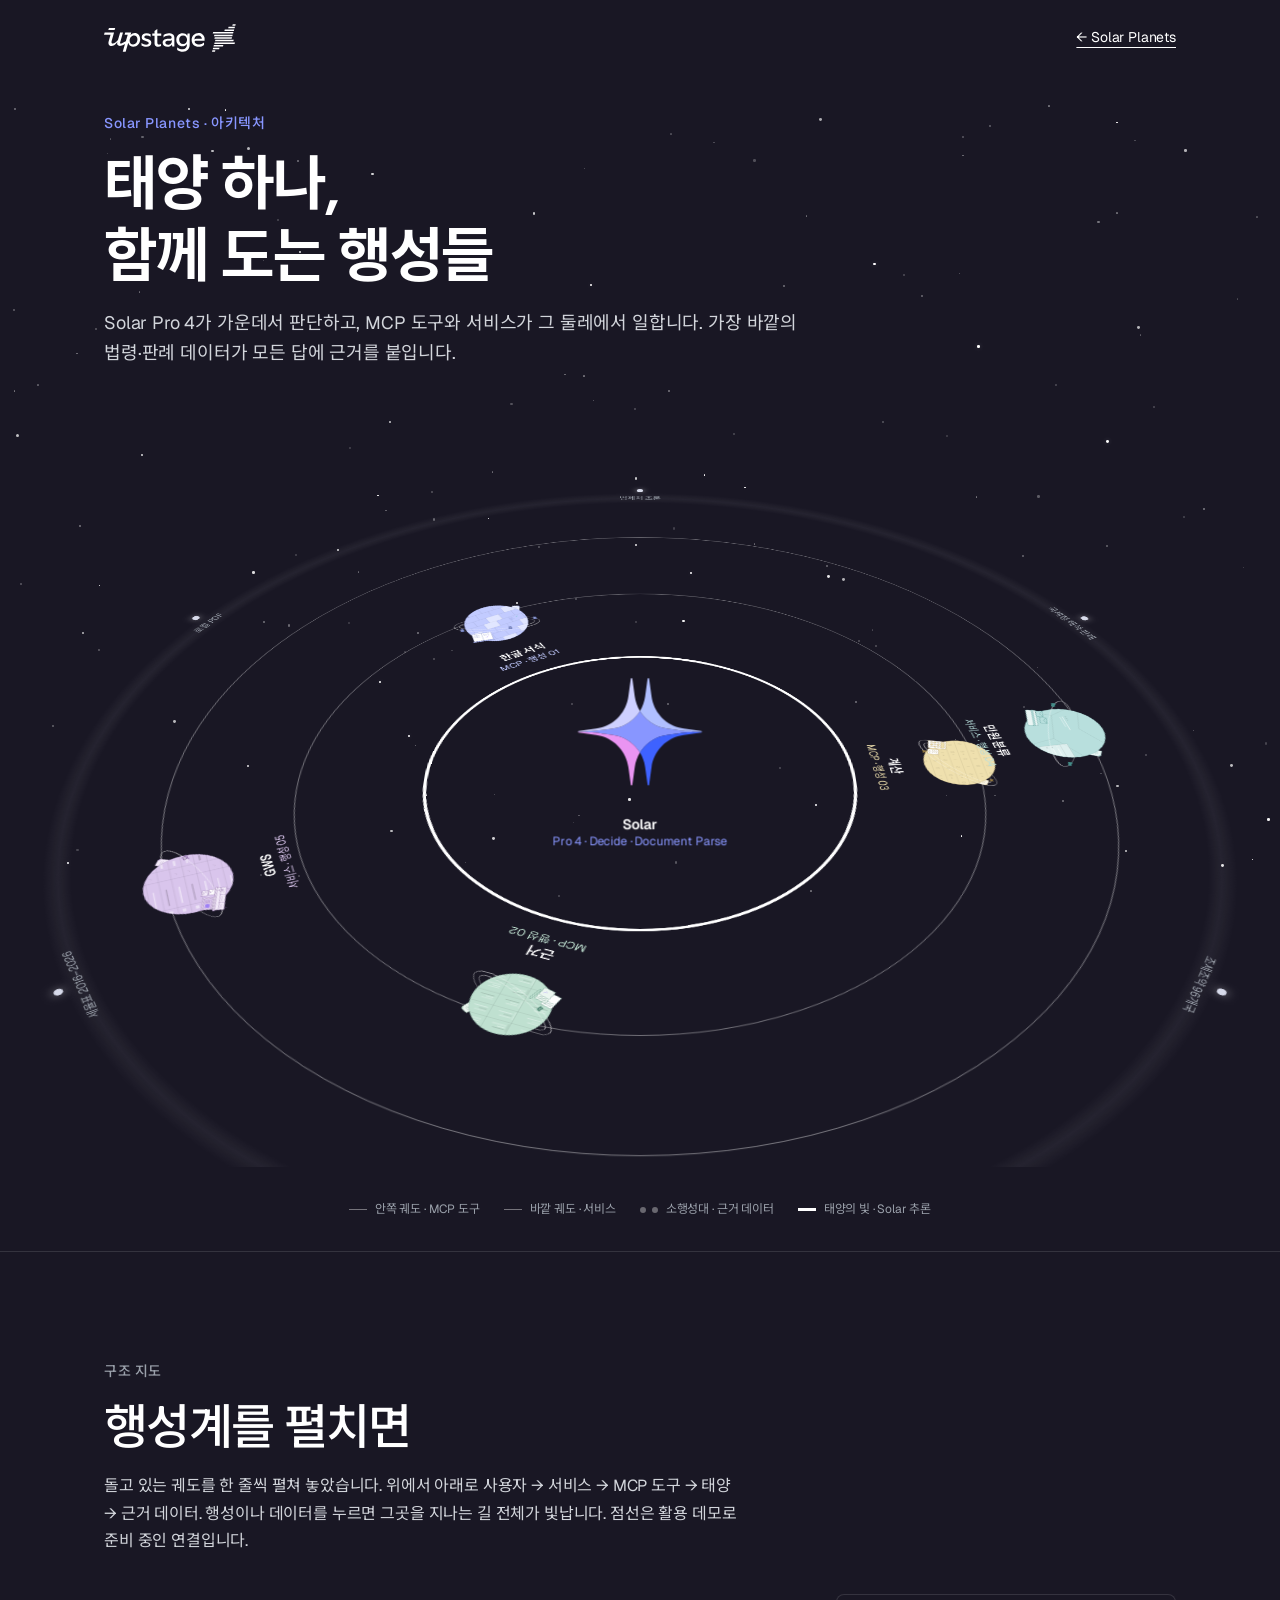
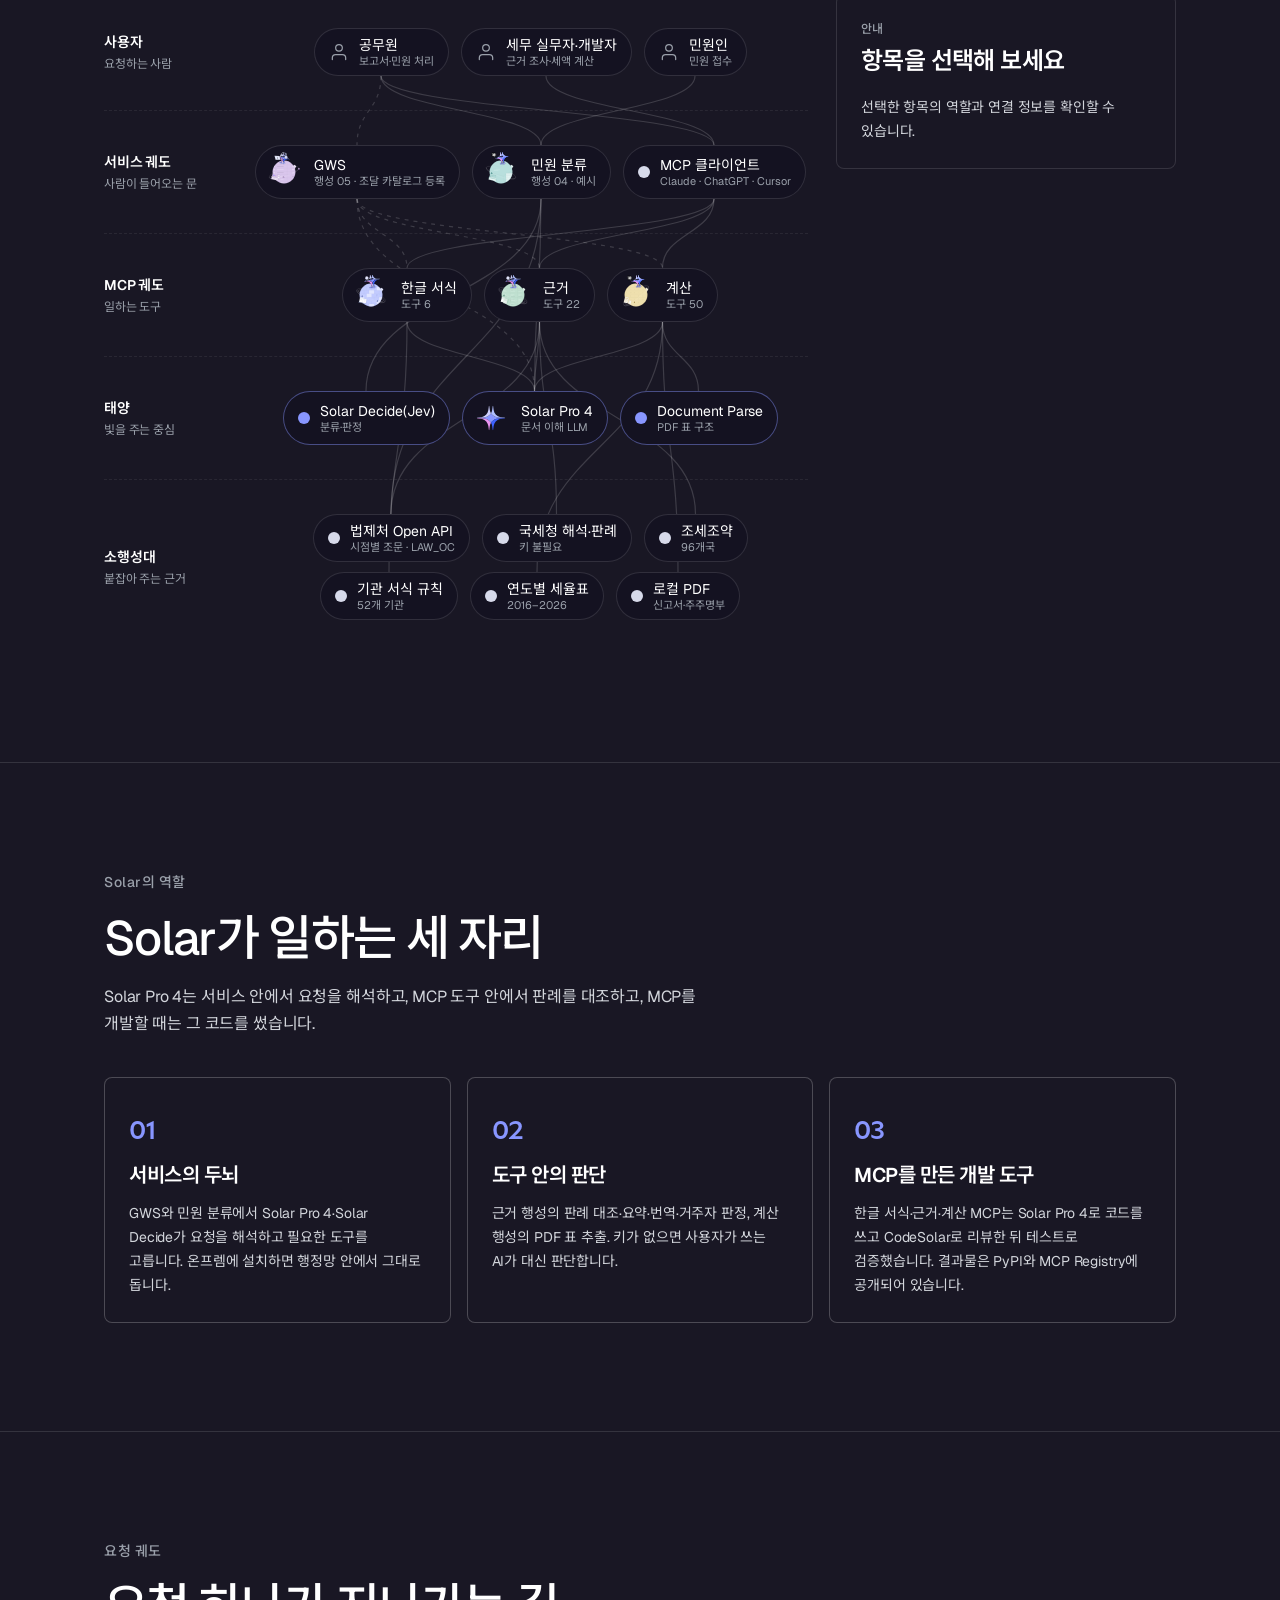
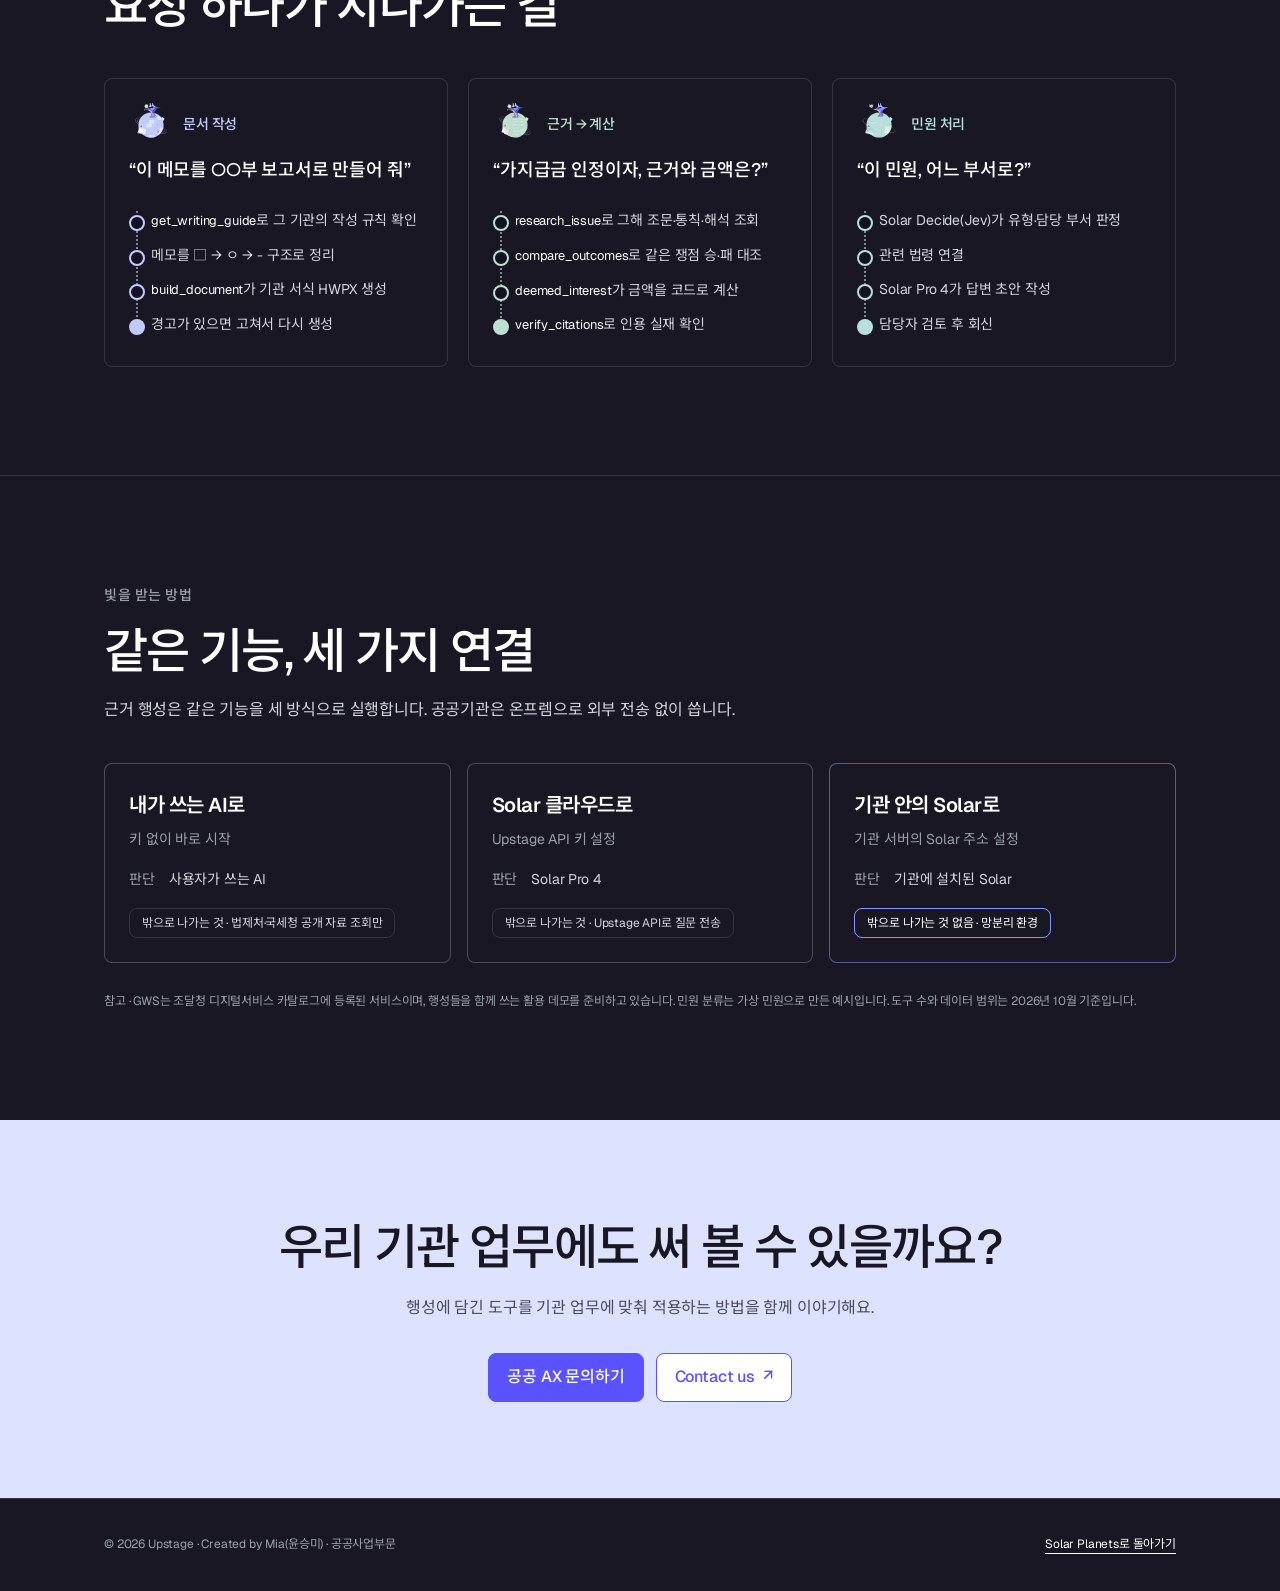
<file: architecture.html>
<!doctype html>
<html lang="ko"><head><meta charset="utf-8"><meta name="viewport" content="width=device-width,initial-scale=1">
<meta name="description" content="Solar를 중심으로 함께 도는 공공·세무 AI 행성들의 구조">
<title>Solar Planets 아키텍처</title>
<link rel="icon" type="image/svg+xml" href="assets/brand/upstage_symbol_color.svg">
<link rel="stylesheet" href="https://fonts.googleapis.com/css2?family=Geist:wght@400;500;600;700&amp;family=Noto+Sans+KR:wght@400;500;600;700&amp;display=swap">
<link rel="stylesheet" href="assets/lift/primitives.css"><link rel="stylesheet" href="assets/lift/website.css"><link rel="stylesheet" href="assets/lift/base.website.css"><link rel="stylesheet" href="assets/lift/korean.css"><link rel="stylesheet" href="assets/lift/a11y.website.css"><link rel="stylesheet" href="assets/lift/motion.css"><link rel="stylesheet" href="assets/planet-theme.css?v=20261013-accent-01"><link rel="stylesheet" href="design.css?v=20261015-contact-01">
<style>
@media(max-width:760px){html{scroll-snap-type:none!important}.footer{scroll-snap-align:none}}
:root{--architecture-card-bg:#191724;--tilt:56deg;--muted:var(--_dark---text-muted);--body:var(--_dark---text-body);--line:var(--_dark---border-subtle)}

/* 1. 은하계 */
.galaxy{position:relative;min-height:min(100svh,980px);display:grid;grid-template-rows:auto 1fr auto;overflow:hidden}
.galaxy-copy{position:relative;z-index:3;padding-top:clamp(16px,4vh,48px)}
.eyebrow{color:var(--planet-sun);font-size:var(--web-text-sm);font-weight:500;letter-spacing:.04em}
.galaxy h1{font:600 clamp(36px,5.2vw,72px)/1.08 var(--font-display);letter-spacing:-.02em;margin-top:12px}
.galaxy .lede{color:var(--body);font-size:var(--web-text-md);margin-top:16px;max-width:34ch}
.stage{position:relative;overflow:hidden;min-height:min(78vh,820px);perspective:1800px;perspective-origin:50% 30%}
.plane{position:absolute;left:50%;top:52%;width:0;height:0;transform-style:preserve-3d;transform:rotateX(var(--tilt))}
.orbit{pointer-events:none;position:absolute;left:0;top:0;width:calc(var(--r)*2);height:calc(var(--r)*2);margin:calc(var(--r)*-1) 0 0 calc(var(--r)*-1);border-radius:50%;border:1px solid color-mix(in srgb,var(--_dark---text) 40%,transparent);transform-style:preserve-3d;animation:spin var(--t) linear infinite}
.orbit.belt{border:0;background:radial-gradient(closest-side,transparent calc(100% - 26px),rgba(255,255,255,.05) calc(100% - 14px),transparent 100%)}
.orbit.ripple{border-color:var(--_dark---text);animation:ripple 6s ease-out infinite;border-width:3px}
.orbit.ripple.r2{animation-delay:-3s}
.arm{position:absolute;inset:0;transform:rotate(var(--a));transform-style:preserve-3d;pointer-events:none}
.body{position:absolute;left:50%;top:0;width:0;height:0;transform-style:preserve-3d}
.face{position:absolute;left:0;top:0;transform-style:preserve-3d;animation:counter var(--t) linear infinite;pointer-events:none}
.planet,.sun a{pointer-events:auto}
.face > *{transform:translate(-50%,-30%)}
@keyframes spin{to{transform:rotate(360deg)}}
@keyframes counter{from{transform:rotate(calc(var(--a)*-1)) rotateX(calc(var(--tilt)*-1))}to{transform:rotate(calc(var(--a)*-1 - 360deg)) rotateX(calc(var(--tilt)*-1))}}
@keyframes ripple{0%{transform:scale(.25);opacity:1}20%{opacity:.9}100%{transform:scale(1.25);opacity:0}}
@media(prefers-reduced-motion:reduce){.orbit,.face{animation:none!important}.face{transform:rotate(calc(var(--a)*-1)) rotateX(calc(var(--tilt)*-1))}.orbit.ripple{display:none}}

.sun{position:absolute;left:0;top:0;transform:rotateX(calc(var(--tilt)*-1));transform-style:preserve-3d}
.sun a{position:absolute;transform:translate(-50%,-66%);display:grid;justify-items:center;gap:6px;text-decoration:none;color:var(--_dark---text)}
.sun img{position:relative;width:clamp(150px,22vmin,280px);height:auto;animation:breathe 5s ease-in-out infinite}
@keyframes breathe{50%{transform:scale(1.06)}}
@media(prefers-reduced-motion:reduce){.sun img{animation:none}}

.planet{display:grid;justify-items:center;gap:2px;text-decoration:none;color:var(--_dark---text);width:var(--s);border-radius:16px}
.planet img{width:100%;height:auto;transition:transform .3s,filter .3s}
.planet:hover img,.planet:focus-visible img{transform:scale(1.08);filter:drop-shadow(0 0 24px color-mix(in srgb,var(--c) 60%,transparent))}
.tag{font-size:12px;line-height:1.35;text-align:center;white-space:nowrap;margin-top:-6%}
.tag b{display:block;font-size:14px;font-weight:600}
.tag span{color:var(--c)}
.asteroid{display:grid;justify-items:center;gap:6px;color:var(--muted);font-size:11px;white-space:nowrap}
.asteroid i{width:8px;height:8px;border-radius:50%;background:#d7daea;box-shadow:0 0 10px rgba(255,255,255,.5)}
.legend{position:relative;display:flex;flex-wrap:wrap;justify-content:center;gap:12px 24px;margin:0;padding:32px var(--gutter-web-mobile);color:var(--muted);font-size:var(--web-text-xs)}
.legend span{white-space:nowrap}
.legend span::before{content:"";display:inline-block;width:18px;height:0;border-top:1px solid rgba(255,255,255,.4);vertical-align:middle;margin-right:8px}
.legend .l-belt::before{border-top:6px dotted rgba(255,255,255,.35)}
.legend .l-light::before{border-top:3px solid var(--_dark---text)}

/* 공통 섹션 */
.band{padding-block:clamp(72px,12vh,140px);border-top:1px solid var(--line)}
.band h2{max-width:22ch}
.band .lead{color:var(--body);margin-top:14px;max-width:58ch}
.kicker{color:var(--muted);font-size:var(--web-text-sm);font-weight:500;letter-spacing:.04em;margin-bottom:12px}

/* 2. 구조 지도 */
.map-wrap{display:grid;gap:28px;margin-top:40px}
.map{position:relative}
.map svg.edges{position:absolute;inset:0;width:100%;height:100%;pointer-events:none;overflow:visible}
.edge{fill:none;stroke:rgba(255,255,255,.16);stroke-width:1.2;transition:stroke .25s,stroke-width .25s,opacity .25s}
.edge.dashed{stroke-dasharray:4 5}
.map.focus .edge{opacity:.12}
.map.focus .edge.on{opacity:1;stroke:var(--ec,#fff);stroke-width:2.2}
.layer{position:relative;display:grid;grid-template-columns:132px 1fr;gap:16px;align-items:center;padding-block:34px}
.layer + .layer{border-top:1px dashed rgba(255,255,255,.07)}
.layer-name{font-size:var(--web-text-sm);font-weight:600}
.layer-name small{display:block;color:var(--muted);font-weight:400;font-size:12px;margin-top:2px;line-height:1.4}
.nodes{display:flex;flex-wrap:wrap;gap:10px 12px;justify-content:center;position:relative;z-index:1}
.node{display:inline-flex;align-items:center;gap:10px;min-height:48px;padding:6px 14px 6px 8px;border:1px solid var(--line);border-radius:999px;background:var(--_dark---surface-deep);color:var(--_dark---text);font:inherit;font-size:var(--web-text-sm);cursor:pointer;transition:border-color .2s,opacity .2s,box-shadow .2s}
.node img{width:40px;height:40px}
.node .dot{width:12px;height:12px;border-radius:50%;background:var(--c,#d7daea);margin-left:6px}
.node .user-icon{width:20px;height:20px;flex:none;color:var(--muted);margin-left:6px}
.node small{display:block;color:var(--muted);font-size:11px;line-height:1.3}
.node span{text-align:left;line-height:1.3}
.node.sunnode{border-color:color-mix(in srgb,var(--planet-sun) 45%,transparent)}
.map.focus .node{opacity:.35}
.map.focus .node.on{opacity:1;border-color:var(--c,#fff);box-shadow:0 0 0 1px var(--c,#fff),0 0 24px -6px var(--c,#fff)}
.node:focus-visible{outline:2px solid #fff;outline-offset:3px}
.panel{border:1px solid var(--line);border-radius:var(--radius);padding:24px;background:var(--architecture-card-bg)}
.panel .p-top{display:flex;gap:14px;align-items:center}
.panel .p-top img{width:72px;height:72px}
.panel .p-tag{font-size:12px;color:var(--c,var(--muted));font-weight:500;letter-spacing:.04em}
.panel h3{font-size:var(--web-text-xl);font-weight:600;margin:2px 0 0}
.panel .p-sub{color:var(--c,var(--body));font-size:var(--web-text-sm);margin-top:2px}
.panel p.p-desc{color:var(--body);font-size:var(--web-text-sm);margin-top:14px;line-height:var(--ko-leading-body)}
.panel dl{display:grid;grid-template-columns:auto 1fr;gap:8px 14px;margin:16px 0 0;font-size:var(--web-text-sm)}
.panel dt{color:var(--muted)}.panel dd{margin:0;color:var(--body)}
.panel code,.flow code,.mode code{color:var(--_dark---text);font-size:.92em}
.panel .scene-actions{margin-top:14px}
.panel{scrollbar-width:thin;scrollbar-color:var(--_dark---text-muted) transparent}
.panel::-webkit-scrollbar{width:6px;background:transparent}
.panel::-webkit-scrollbar-track{background:transparent}
.panel::-webkit-scrollbar-thumb{background:var(--_dark---text-muted);border-radius:999px}
.panel::-webkit-scrollbar-button{display:none}
.panel::-webkit-scrollbar-corner{background:transparent}

/* 3. 태양이 주는 것 */
.gifts{display:grid;gap:16px;margin-top:40px}
.gift{background:var(--architecture-card-bg);position:relative;border:1px solid var(--_dark---border);border-radius:var(--radius);padding:28px 24px 24px;overflow:hidden}
/* Role cards use an undecorated surface; other gradients remain unchanged. */
.gift .num{color:var(--planet-sun);font:600 var(--web-text-2xl)/1 var(--font-display)}
.gift h3{font-size:var(--web-text-lg);font-weight:600;margin:14px 0 0}
.gift p{color:var(--body);font-size:var(--web-text-sm);margin-top:10px;line-height:var(--ko-leading-body)}

/* 4. 요청 궤도 */
.flows{display:grid;gap:20px;margin-top:40px}
.flow{background:var(--architecture-card-bg);border:1px solid var(--line);border-radius:var(--radius);padding:24px;--c:var(--planet-sun)}
.flow .ask{font-size:var(--web-text-md);font-weight:500;margin-top:8px}
.flow .who{display:flex;align-items:center;gap:10px;color:var(--c);font-size:var(--web-text-sm);font-weight:500}
.flow .who img{width:44px;height:44px}
.flow ol{list-style:none;margin:18px 0 0;padding:0 0 0 22px;position:relative}
/* Dot outer width is 16px (12px content + 2px borders); center the 2px line at x=8px. */
.flow ol::before{content:"";position:absolute;left:7px;top:8px;bottom:8px;border-left:2px dotted color-mix(in srgb,var(--c) 60%,transparent)}
.flow li{position:relative;color:var(--body);font-size:var(--web-text-sm);line-height:1.6;padding:6px 0}
.flow li::before{content:"";position:absolute;left:-22px;top:12px;width:12px;height:12px;border-radius:50%;background:var(--_dark---surface-deep);border:2px solid var(--c)}
.flow li:last-child::before{background:var(--c)}
.flow li::before{animation:step-glow 4.8s ease-in-out infinite}
.flow li:nth-child(2)::before{animation-delay:1.2s}
.flow li:nth-child(3)::before{animation-delay:2.4s}
.flow li:nth-child(4)::before{animation-delay:3.6s}
@keyframes step-glow{0%,100%{box-shadow:0 0 0 0 transparent;background:var(--_dark---surface-deep)}8%{box-shadow:0 0 0 4px color-mix(in srgb,var(--c) 25%,transparent),0 0 18px 4px color-mix(in srgb,var(--c) 70%,transparent);background:var(--c)}24%{box-shadow:0 0 0 0 transparent;background:var(--_dark---surface-deep)}}
.flow li:last-child::before{animation-name:step-glow-end}
@keyframes step-glow-end{0%,100%{box-shadow:0 0 0 0 transparent}8%{box-shadow:0 0 0 4px color-mix(in srgb,var(--c) 25%,transparent),0 0 22px 6px color-mix(in srgb,var(--c) 80%,transparent)}24%{box-shadow:0 0 0 0 transparent}}
@media(prefers-reduced-motion:reduce){.flow li::before{animation:none}}

/* 5. 연결 방식 */
.modes{display:grid;gap:16px;margin-top:40px}
.mode{background:var(--architecture-card-bg);border:1px solid var(--_dark---border);border-radius:var(--radius);padding:24px}
.mode.pick{border-color:color-mix(in srgb,var(--planet-sun) 55%,transparent);background:var(--architecture-card-bg)}
.mode h3{font-size:var(--web-text-lg);font-weight:600;margin:0}
.mode .set{margin-top:6px;color:var(--muted);font-size:var(--web-text-sm)}
.mode dl{display:grid;grid-template-columns:auto 1fr;gap:8px 14px;margin:16px 0 0;font-size:var(--web-text-sm)}
.mode dt{color:var(--muted)}.mode dd{margin:0;color:var(--body)}
.mode .send{display:inline-block;margin-top:16px;padding:4px 12px;border-radius:var(--radius);font-size:12px;border:1px solid var(--line);color:var(--body)}
.mode.pick .send{border-color:var(--planet-sun);color:var(--_dark---text)}
.source{color:var(--muted);font-size:var(--web-text-xs);margin-top:28px;max-width:none;line-height:1.7}

@media(min-width:900px){
 .galaxy-copy{position:relative;padding-bottom:24px}
 .galaxy-copy .lede{max-width:58ch}
 .stage{min-height:min(86svh,820px)}
 .plane{top:50%;left:50%}
 .map-wrap{grid-template-columns:minmax(0,1fr) 340px;align-items:start}
 .panel{position:sticky;top:24px}
 .gifts,.flows,.modes{grid-template-columns:repeat(3,1fr)}
}
@media(max-width:899px){
 .galaxy .planet{width:calc(var(--s) * .65)}
 .stage{min-height:92vw}
 .plane{top:50%}
 .tag{font-size:10px}.tag b{font-size:12px}
 .asteroid{font-size:9px}
 .map-wrap{padding-bottom:calc(var(--panel-reserve, 220px) + 24px)}
 .panel{position:fixed;inset:auto 16px max(12px,env(safe-area-inset-bottom));z-index:var(--z-sticky);max-height:40svh;overflow-y:auto;overscroll-behavior:contain;padding:20px;background:var(--architecture-card-bg);border-color:var(--_dark---border);visibility:hidden;opacity:0;pointer-events:none;transform:translateY(var(--panel-dock-offset,0px));transition:opacity 240ms ease,visibility 240ms}
 .panel.is-docked{visibility:visible;opacity:1;pointer-events:auto}
 .panel.has-selection{height:min(280px,35svh)}
 .panel .p-top img{width:48px;height:48px}
 .panel h3{font-size:var(--web-text-lg)}
 .layer{grid-template-columns:1fr;gap:10px}
 .nodes{justify-content:flex-start}
 .legend{display:grid;grid-template-columns:repeat(2,max-content);gap:12px 20px;padding-block:24px;font-size:12px}
}
@media(prefers-reduced-motion:reduce){.panel{transition:none}}
</style>
</head><body data-ds-surface="dark">
<div class="space-background" aria-hidden="true"></div>
<a class="skip-link button" href="#main" data-ds-focus>본문으로 건너뛰기</a>
<header><div class="container header-inner"><a class="brand" href="https://www.upstage.ai/" aria-label="Upstage 공식 웹사이트" data-ds-focus><img src="assets/brand/upstage_lockup_white.svg" width="132" height="28" alt="Upstage"></a><a class="text-link header-link" href="index.html" data-ds-focus>← Solar Planets</a></div></header>
<main id="main" tabindex="-1">

<section class="galaxy" aria-labelledby="g-title">
<div class="galaxy-copy"><div class="container">
<p class="eyebrow">Solar Planets · 아키텍처</p>
<h1 id="g-title">태양 하나,<br>함께 도는 행성들</h1>
<p class="lede">Solar Pro 4가 가운데서 판단하고, MCP 도구와 서비스가 그 둘레에서 일합니다. 가장 바깥의 법령·판례 데이터가 모든 답에 근거를 붙입니다.</p>
</div></div>
<div class="stage" id="stage">
<div class="plane">
 
 <div class="orbit ripple" style="--r:24vmin;--t:6s"></div>
 <div class="orbit ripple r2" style="--r:24vmin;--t:6s"></div>
 <div class="orbit" style="--r:38vmin;--t:90s">
  <div class="arm" style="--a:-30deg"><div class="body"><div class="face"><a class="planet" href="#map" data-go="hwpx" style="--s:clamp(100px,14vmin,180px);--c:var(--planet-hwpx)"><img src="assets/arch/hwpx-planet-only.svg" alt=""><span class="tag"><b>한글 서식</b><span>MCP · 행성 01</span></span></a></div></div></div>
  <div class="arm" style="--a:200deg"><div class="body"><div class="face"><a class="planet" href="#map" data-go="tax" style="--s:clamp(100px,14vmin,180px);--c:var(--planet-tax)"><img src="assets/arch/tax-planet-only.svg" alt=""><span class="tag"><b>근거</b><span>MCP · 행성 02</span></span></a></div></div></div>
  <div class="arm" style="--a:85deg"><div class="body"><div class="face"><a class="planet" href="#map" data-go="calc" style="--s:clamp(100px,14vmin,180px);--c:var(--planet-calc)"><img src="assets/arch/calc-planet-only.svg" alt=""><span class="tag"><b>계산</b><span>MCP · 행성 03</span></span></a></div></div></div>
 </div>
 <div class="orbit" style="--r:52vmin;--t:150s">
  <div class="arm" style="--a:80deg"><div class="body"><div class="face"><a class="planet" href="#map" data-go="decide" style="--s:clamp(116px,16vmin,200px);--c:var(--planet-decide)"><img src="assets/arch/decide-planet-only.svg" alt=""><span class="tag"><b>민원 분류</b><span>서비스 · 행성 04</span></span></a></div></div></div>
  <div class="arm" style="--a:250deg"><div class="body"><div class="face"><a class="planet" href="#map" data-go="gws" style="--s:clamp(116px,16vmin,200px);--c:var(--planet-gws)"><img src="assets/arch/gws-planet-only.svg" alt=""><span class="tag"><b>GWS</b><span>서비스 · 행성 05</span></span></a></div></div></div>
 </div>
 <div class="orbit belt" style="--r:64vmin;--t:240s">
  <div class="arm" style="--a:0deg"><div class="body"><div class="face"><span class="asteroid"><i></i>법제처 조문</span></div></div></div>
  <div class="arm" style="--a:60deg"><div class="body"><div class="face"><span class="asteroid"><i></i>국세청 해석·판례</span></div></div></div>
  <div class="arm" style="--a:120deg"><div class="body"><div class="face"><span class="asteroid"><i></i>조세조약 96개국</span></div></div></div>
  <div class="arm" style="--a:180deg"><div class="body"><div class="face"><span class="asteroid"><i></i>기관 서식 52곳</span></div></div></div>
  <div class="arm" style="--a:240deg"><div class="body"><div class="face"><span class="asteroid"><i></i>세율표 2016–2026</span></div></div></div>
  <div class="arm" style="--a:300deg"><div class="body"><div class="face"><span class="asteroid"><i></i>로컬 PDF</span></div></div></div>
 </div>
 <div class="sun"><a href="#map" data-go="pro4" aria-label="Solar 코어 — 구조 지도에서 보기"><img src="assets/arch/sun.svg" alt=""><span class="tag"><b>Solar</b><span style="color:var(--planet-sun)">Pro 4 · Decide · Document Parse</span></span></a></div>
</div>

</div>
<p class="legend"><span>안쪽 궤도 · MCP 도구</span><span>바깥 궤도 · 서비스</span><span class="l-belt">소행성대 · 근거 데이터</span><span class="l-light">태양의 빛 · Solar 추론</span></p>
</section>

<section class="band" id="map" aria-labelledby="map-title"><div class="container">
<p class="kicker">구조 지도</p>
<h2 id="map-title">행성계를 펼치면</h2>
<p class="lead">돌고 있는 궤도를 한 줄씩 펼쳐 놓았습니다. 위에서 아래로 사용자 → 서비스 → MCP 도구 → 태양 → 근거 데이터. 행성이나 데이터를 누르면 그곳을 지나는 길 전체가 빛납니다. 점선은 활용 데모로 준비 중인 연결입니다.</p>
<div class="map-wrap">
<div class="map" id="mapEl">
<svg class="edges" id="edges" aria-hidden="true"></svg>
<div class="layer"><p class="layer-name">사용자<small>요청하는 사람</small></p><div class="nodes">
 <button class="node" data-id="u-official"><svg class="user-icon" width="20" height="20" viewBox="0 0 24 24" fill="none" stroke="currentColor" stroke-width="1.5" stroke-linecap="round" stroke-linejoin="round" aria-hidden="true"><circle cx="12" cy="7" r="4"/><path d="M20 21v-2a4 4 0 0 0-4-4H8a4 4 0 0 0-4 4v2"/></svg><span>공무원<small>보고서·민원 처리</small></span></button>
 <button class="node" data-id="u-tax"><svg class="user-icon" width="20" height="20" viewBox="0 0 24 24" fill="none" stroke="currentColor" stroke-width="1.5" stroke-linecap="round" stroke-linejoin="round" aria-hidden="true"><circle cx="12" cy="7" r="4"/><path d="M20 21v-2a4 4 0 0 0-4-4H8a4 4 0 0 0-4 4v2"/></svg><span>세무 실무자·개발자<small>근거 조사·세액 계산</small></span></button>
 <button class="node" data-id="u-citizen"><svg class="user-icon" width="20" height="20" viewBox="0 0 24 24" fill="none" stroke="currentColor" stroke-width="1.5" stroke-linecap="round" stroke-linejoin="round" aria-hidden="true"><circle cx="12" cy="7" r="4"/><path d="M20 21v-2a4 4 0 0 0-4-4H8a4 4 0 0 0-4 4v2"/></svg><span>민원인<small>민원 접수</small></span></button>
</div></div>
<div class="layer"><p class="layer-name">서비스 궤도<small>사람이 들어오는 문</small></p><div class="nodes">
 <button class="node" data-id="gws" style="--c:var(--planet-gws)"><img src="assets/arch/gws.svg" alt=""><span>GWS<small>행성 05 · 조달 카탈로그 등록</small></span></button>
 <button class="node" data-id="decide" style="--c:var(--planet-decide)"><img src="assets/arch/decide.svg" alt=""><span>민원 분류<small>행성 04 · 예시</small></span></button>
 <button class="node" data-id="client"><span class="dot"></span><span>MCP 클라이언트<small>Claude · ChatGPT · Cursor</small></span></button>
</div></div>
<div class="layer"><p class="layer-name">MCP 궤도<small>일하는 도구</small></p><div class="nodes">
 <button class="node" data-id="hwpx" style="--c:var(--planet-hwpx)"><img src="assets/arch/hwpx.svg" alt=""><span>한글 서식<small>도구 6</small></span></button>
 <button class="node" data-id="tax" style="--c:var(--planet-tax)"><img src="assets/arch/tax.svg" alt=""><span>근거<small>도구 22</small></span></button>
 <button class="node" data-id="calc" style="--c:var(--planet-calc)"><img src="assets/arch/calc.svg" alt=""><span>계산<small>도구 50</small></span></button>
</div></div>
<div class="layer"><p class="layer-name">태양<small>빛을 주는 중심</small></p><div class="nodes">
 <button class="node sunnode" data-id="jev" style="--c:var(--planet-sun)"><span class="dot"></span><span>Solar Decide(Jev)<small>분류·판정</small></span></button>
 <button class="node sunnode" data-id="pro4" style="--c:var(--planet-sun)"><img src="assets/arch/sun.svg" alt=""><span>Solar Pro 4<small>문서 이해 LLM</small></span></button>
 <button class="node sunnode" data-id="dp" style="--c:var(--planet-sun)"><span class="dot"></span><span>Document Parse<small>PDF 표 구조</small></span></button>
</div></div>
<div class="layer"><p class="layer-name">소행성대<small>붙잡아 주는 근거</small></p><div class="nodes">
 <button class="node" data-id="law"><span class="dot"></span><span>법제처 Open API<small>시점별 조문 · LAW_OC</small></span></button>
 <button class="node" data-id="nts"><span class="dot"></span><span>국세청 해석·판례<small>키 불필요</small></span></button>
 <button class="node" data-id="treaty"><span class="dot"></span><span>조세조약<small>96개국</small></span></button>
 <button class="node" data-id="forms"><span class="dot"></span><span>기관 서식 규칙<small>52개 기관</small></span></button>
 <button class="node" data-id="rates"><span class="dot"></span><span>연도별 세율표<small>2016–2026</small></span></button>
 <button class="node" data-id="pdf"><span class="dot"></span><span>로컬 PDF<small>신고서·주주명부</small></span></button>
</div></div>
</div>
<aside class="panel" id="panel" aria-live="polite"></aside>
</div>
</div></section>

<section class="band" aria-labelledby="gift-title"><div class="container">
<p class="kicker">Solar의 역할</p>
<h2 id="gift-title">Solar가 일하는 세 자리</h2>
<p class="lead">Solar Pro 4는 서비스 안에서 요청을 해석하고, MCP 도구 안에서 판례를 대조하고, MCP를 개발할 때는 그 코드를 썼습니다.</p>
<div class="gifts">
<div class="gift"><p class="num">01</p><h3>서비스의 두뇌</h3><p>GWS와 민원 분류에서 Solar Pro 4·Solar Decide가 요청을 해석하고 필요한 도구를 고릅니다. 온프렘에 설치하면 행정망 안에서 그대로 돕니다.</p></div>
<div class="gift"><p class="num">02</p><h3>도구 안의 판단</h3><p>근거 행성의 판례 대조·요약·번역·거주자 판정, 계산 행성의 PDF 표 추출. 키가 없으면 사용자가 쓰는 AI가 대신 판단합니다.</p></div>
<div class="gift"><p class="num">03</p><h3>MCP를 만든 개발 도구</h3><p>한글 서식·근거·계산 MCP는 Solar Pro 4로 코드를 쓰고 CodeSolar로 리뷰한 뒤 테스트로 검증했습니다. 결과물은 PyPI와 MCP Registry에 공개되어 있습니다.</p></div>
</div>
</div></section>

<section class="band" aria-labelledby="flow-title"><div class="container">
<p class="kicker">요청 궤도</p>
<h2 id="flow-title">요청 하나가 지나가는 길</h2>
<div class="flows">
<div class="flow" style="--c:var(--planet-hwpx)"><p class="who"><img src="assets/arch/hwpx.svg" alt="">문서 작성</p><p class="ask">“이 메모를 ○○부 보고서로 만들어 줘”</p><ol><li><code>get_writing_guide</code>로 그 기관의 작성 규칙 확인</li><li>메모를 □ → ㅇ → - 구조로 정리</li><li><code>build_document</code>가 기관 서식 HWPX 생성</li><li>경고가 있으면 고쳐서 다시 생성</li></ol></div>
<div class="flow" style="--c:var(--planet-tax)"><p class="who"><img src="assets/arch/tax.svg" alt="">근거 → 계산</p><p class="ask">“가지급금 인정이자, 근거와 금액은?”</p><ol><li><code>research_issue</code>로 그해 조문·통칙·해석 조회</li><li><code>compare_outcomes</code>로 같은 쟁점 승·패 대조</li><li><code>deemed_interest</code>가 금액을 코드로 계산</li><li><code>verify_citations</code>로 인용 실재 확인</li></ol></div>
<div class="flow" style="--c:var(--planet-decide)"><p class="who"><img src="assets/arch/decide.svg" alt="">민원 처리</p><p class="ask">“이 민원, 어느 부서로?”</p><ol><li>Solar Decide(Jev)가 유형·담당 부서 판정</li><li>관련 법령 연결</li><li>Solar Pro 4가 답변 초안 작성</li><li>담당자 검토 후 회신</li></ol></div>
</div>
</div></section>

<section class="band" aria-labelledby="mode-title"><div class="container">
<p class="kicker">빛을 받는 방법</p>
<h2 id="mode-title">같은 기능, 세 가지 연결</h2>
<p class="lead">근거 행성은 같은 기능을 세 방식으로 실행합니다. 공공기관은 온프렘으로 외부 전송 없이 씁니다.</p>
<div class="modes">
<div class="mode"><h3>내가 쓰는 AI로</h3><p class="set">키 없이 바로 시작</p><dl><dt>판단</dt><dd>사용자가 쓰는 AI</dd></dl><span class="send">밖으로 나가는 것 · 법제처·국세청 공개 자료 조회만</span></div>
<div class="mode"><h3>Solar 클라우드로</h3><p class="set">Upstage API 키 설정</p><dl><dt>판단</dt><dd>Solar Pro 4</dd></dl><span class="send">밖으로 나가는 것 · Upstage API로 질문 전송</span></div>
<div class="mode pick"><h3>기관 안의 Solar로</h3><p class="set">기관 서버의 Solar 주소 설정</p><dl><dt>판단</dt><dd>기관에 설치된 Solar</dd></dl><span class="send">밖으로 나가는 것 없음 · 망분리 환경</span></div>
</div>
<p class="source">참고 · GWS는 조달청 디지털서비스 카탈로그에 등록된 서비스이며, 행성들을 함께 쓰는 활용 데모를 준비하고 있습니다. 민원 분류는 가상 민원으로 만든 예시입니다. 도구 수와 데이터 범위는 2026년 10월 기준입니다.</p>
</div></section>

<section class="contact-cta" aria-labelledby="contact-title"><div class="container contact-cta-inner"><h2 id="contact-title">우리 기관 업무에도 써 볼 수 있을까요?</h2><p>행성에 담긴 도구를 기관 업무에 맞춰 적용하는 방법을 함께 이야기해요.</p><div class="contact-cta-actions"><a class="button" href="mailto:seungmi.yoon@upstage.ai?subject=%5BSolar%20Planets%5D%20%EA%B3%B5%EA%B3%B5%20AX%20%EB%AC%B8%EC%9D%98" data-ds-focus>공공 AX 문의하기</a><a class="button is-secondary" href="https://www.upstage.ai/ko/contact-us" target="_blank" rel="noopener" data-ds-focus>Contact us <span aria-hidden="true">↗</span><span class="sr-only"> (새 탭)</span></a></div></div></section></main><footer class="footer"><div class="container footer-inner"><p>© 2026 Upstage · Created by Mia(윤승미) · 공공사업부문</p><a class="text-link" href="index.html" data-ds-focus>Solar Planets로 돌아가기</a></div></footer>

<script>
(() => {
  const gh = r => [['GitHub',`https://github.com/UpstageAI/${r}`],['PyPI',`https://pypi.org/project/${r}/`]];
  const D = {
    'u-official':{tag:'사용자',name:'공무원',desc:'보고서·보도자료 작성, 민원 처리, 근거 확인.'},
    'u-tax':{tag:'사용자',name:'세무 실무자 · 개발자',desc:'세법 근거 조사, 세액 계산, 신고서 사전검토. MCP 클라이언트에 도구를 붙여 씁니다.'},
    'u-citizen':{tag:'사용자',name:'민원인',desc:'민원을 접수하면 유형과 담당 부서가 판정됩니다.'},
    gws:{img:'gws',c:'var(--planet-gws)',tag:'서비스 · 행성 05',name:'GWS',sub:'Government Working Space',desc:'한 공간에서 문서를 읽고·쓰고·근거를 찾는 정부 업무 공간. 조달청 디지털서비스 카탈로그에 등록된 서비스이고, 앞의 행성들을 함께 쓰는 활용 데모를 준비하고 있습니다.',rows:[['Solar','Solar Pro 4'],['조달','조달청 디지털서비스 카탈로그 등록'],['행성 소개','활용 데모 준비 중 (행성 01–04 연결)']]},
    decide:{img:'decide',c:'var(--planet-decide)',tag:'서비스 · 행성 04',name:'민원 분류',sub:'Solar Decide(Jev) 시연 · Created by 성덕희',desc:'민원 유형과 담당 부서를 판정하고, 법령을 연결해 답변 초안까지 만듭니다. 가상 민원 예시입니다.',rows:[['Solar','Solar Decide(Jev) + Solar Pro 4 직접 사용'],['데이터','법령'],['해결한 불편','부서 배정 전담자가 필요할 만큼 많은 민원']],links:[['데모','https://solardecide.vercel.app/']]},
    client:{tag:'서비스',name:'MCP 클라이언트',sub:'Claude · ChatGPT · Cursor 등',desc:'설치 한 줄(uvx)로 MCP 서버를 붙여 바로 씁니다.'},
    hwpx:{img:'hwpx',c:'var(--planet-hwpx)',tag:'MCP · 행성 01',name:'한글 서식',sub:'korean-report-hwpx · 도구 6',desc:'메모 → 구조 JSON → 기관 서식 HWPX. 보고서·보도자료에 더해 기안문·시행문(별지 제1호서식)과 내부 결재 보고서까지. AI 초안을 한글 서식에 다시 옮겨 붙이던 일을 없앱니다.',rows:[['문서 종류','보고서 · 보도자료 · 기안문·시행문 · 정식/간소화 + 마크다운'],['Solar','Solar Pro 4로 만든 도구. 실행은 로컬, 키 불필요, 외부 전송 없음'],['데이터','52개 기관 서식 규칙']],links:gh('korean-report-hwpx')},
    tax:{img:'tax',c:'var(--planet-tax)',tag:'MCP · 행성 02',name:'근거',sub:'korean-tax-mcp · 도구 22',desc:'해석·판례·통칙·집행기준·시점별 조문(법→시행령→시행규칙 위임 연결), 인용 검증, 주장·보기를 조문 원문과 대조(verify_statement·judge_options), 같은 쟁점 승·패 비교, 거주자 판정. 근거를 알 수 없던 AI 답변에 출처를 붙입니다.',rows:[['키','해석·판례 조회는 키 불필요, 시점별 조문은 법제처 키 필요'],['고지','세무대리·세무상담이 아닌 조회·정리 도구 — 판단은 세무 전문가와 함께'],['Solar','대조·요약·번역·판정 (내 AI / Solar 클라우드 / 기관 안의 Solar)']],links:gh('korean-tax-mcp')},
    calc:{img:'calc',c:'var(--planet-calc)',tag:'MCP · 행성 03',name:'계산',sub:'korean-tax-calc-mcp · 도구 50',desc:'세액은 코드가 계산하고 결과마다 근거 조문을 붙입니다. 결산 원장 항목을 그대로 넣으면 항목 판단 → 세법상 조정 → 조정명세서 모양 결과까지 돌려주는 끝에서 끝까지 계산기 9종(기업업무추진비·대손·금융소득·의제배당·간이과세·공통매입세액 등)과 일감몰아주기·특수관계 판정 도구를 포함합니다. 계산에는 생성형 AI를 쓰지 않습니다.',rows:[['Solar','PDF 도구 3개만 Document Parse + Solar'],['데이터','세율표 2016–2026, 사실관계 어휘, 신고서·주주명부 PDF'],['고지','세무대리·세무상담이 아닌 계산 도구 — 최종 판단은 세무 전문가와 함께']],links:gh('korean-tax-calc-mcp')},
    pro4:{img:'sun',c:'var(--planet-sun)',tag:'태양',name:'Solar Pro 4',sub:'한국어 문서 이해 LLM',desc:'모든 행성이 도는 중심. 범정부 초거대 AI 공통기반에 등록되어 있고 기관 온프렘에도 설치할 수 있습니다.',rows:[['MCP 도구','한글 서식·근거·계산 세 행성 모두 Solar Pro 4로 제작. 근거·계산은 실행 중에도 선택 호출'],['서비스','민원 분류, GWS가 직접 사용']],links:[['upstage.ai','https://www.upstage.ai/']]},
    jev:{c:'var(--planet-sun)',tag:'태양',name:'Solar Decide(Jev)',sub:'분류·판정 특화',desc:'민원 유형과 담당 부서를 빠르게 결정합니다.'},
    dp:{c:'var(--planet-sun)',tag:'태양',name:'Document Parse',sub:'문서 구조 추출',desc:'PDF 신고서·주주명부의 표 구조를 읽습니다. 키를 설정했을 때 씁니다.'},
    law:{tag:'소행성대',name:'법제처 Open API',sub:'시점별 조문 · 법률→시행령→시행규칙',desc:'기준일 현재 시행 중인 조문을 돌려줍니다.',rows:[['키','<code>LAW_OC</code> 필요']]},
    nts:{tag:'소행성대',name:'국세청 해석·판례',sub:'질의회신·조세심판·기본통칙·집행기준',desc:'키 없이 조회합니다.'},
    treaty:{tag:'소행성대',name:'조세조약',sub:'96개국 국문·영문 조문, 제한세율'},
    forms:{tag:'소행성대',name:'기관 서식 규칙',sub:'보도자료 2,670건 전수 조사 → 52개 기관 규칙값'},
    rates:{tag:'소행성대',name:'연도별 세율표',sub:'2016–2026',desc:'표가 없는 해는 추정하지 않고 오류를 돌려줍니다.'},
    pdf:{tag:'소행성대',name:'로컬 PDF',sub:'내 PC 자료, 신고서·주주명부'},
  };
  const E = [['u-official','gws',1],['u-official','decide'],['u-official','client'],['u-tax','client'],['u-citizen','decide'],
    ['client','hwpx'],['client','tax'],['client','calc'],['gws','hwpx',1],['gws','tax',1],['gws','calc',1],['gws','pro4',1],
    ['decide','jev'],['decide','pro4'],['decide','law'],
    ['hwpx','pro4'],['tax','pro4'],['calc','dp'],['calc','pro4'],
    ['hwpx','forms'],['tax','law'],['tax','nts'],['tax','treaty'],['calc','rates'],['calc','pdf']];
  const map = document.getElementById('mapEl'), svg = document.getElementById('edges'), panel = document.getElementById('panel');
  const nodes = Object.fromEntries([...map.querySelectorAll('.node')].map(n => [n.dataset.id, n]));
  const paths = E.map(([a,b,d]) => { const p = document.createElementNS('http://www.w3.org/2000/svg','path'); p.setAttribute('class','edge'+(d?' dashed':'')); svg.append(p); return {a,b,p}; });
  function draw() {
    const box = map.getBoundingClientRect();
    for (const {a,b,p} of paths) {
      const ra = nodes[a].getBoundingClientRect(), rb = nodes[b].getBoundingClientRect();
      const x1 = ra.left + ra.width/2 - box.left, y1 = ra.bottom - box.top, x2 = rb.left + rb.width/2 - box.left, y2 = rb.top - box.top;
      const my = (y1 + y2) / 2;
      p.setAttribute('d', `M${x1},${y1} C${x1},${my} ${x2},${my} ${x2},${y2}`);
    }
  }
  const defaultPanel = `<p class="p-tag">안내</p><h3>항목을 선택해 보세요</h3><p class="p-desc">선택한 항목의 역할과 연결 정보를 확인할 수 있습니다.</p>`;
  let active = null;
  const compactMap = matchMedia('(max-width:899px)');
  const mapWrap = map.parentElement;
  function updateDock() {
    const box = map.getBoundingClientRect();
    const boundary = mapWrap.getBoundingClientRect();
    const docked = compactMap.matches && box.top < innerHeight * .65 && boundary.bottom > 0;
    // Follow the map's reserved bottom space once its end enters the viewport.
    panel.style.setProperty('--panel-dock-offset', `${compactMap.matches ? Math.min(0, boundary.bottom - innerHeight) : 0}px`);
    panel.classList.toggle('is-docked', docked);
  }
  function placePanel() {
    panel.classList.toggle('has-selection', Boolean(active));
    panel.scrollTop = 0;
    if (panel.parentElement !== mapWrap || panel.previousElementSibling !== map) mapWrap.append(panel);
    draw();
    updateDock();
  }
  compactMap.addEventListener('change', placePanel);
  addEventListener('scroll', updateDock, {passive:true});
  addEventListener('resize', updateDock);
  new ResizeObserver(() => {
    if (compactMap.matches) mapWrap.style.setProperty('--panel-reserve', `${panel.getBoundingClientRect().height}px`);
    updateDock();
  }).observe(panel);
  function show(id) {
    if (active === id || !id) { active = null; map.classList.remove('focus'); Object.values(nodes).forEach(n=>{n.classList.remove('on');n.setAttribute('aria-pressed','false')}); paths.forEach(e=>e.p.classList.remove('on')); panel.innerHTML = defaultPanel; panel.style.removeProperty('--c'); placePanel(); return; }
    active = id; const n = D[id]; const near = new Set([id]); const lit = new Set();
    map.classList.add('focus');
    // follow the whole path: everything that flows into this node, and everything it flows into
    const walk = (start, dir) => { const q = [start], seen = new Set([start]); while (q.length) { const cur = q.shift();
      paths.forEach(e => { const from = dir === 'down' ? e.a : e.b, to = dir === 'down' ? e.b : e.a;
        if (from === cur) { lit.add(e); near.add(to); if (!seen.has(to)) { seen.add(to); q.push(to); } } }); } };
    walk(id, 'down'); walk(id, 'up');
    paths.forEach(e => { e.p.classList.toggle('on', lit.has(e)); e.p.style.setProperty('--ec', n.c || '#fff'); });
    Object.entries(nodes).forEach(([k,el]) => { el.classList.toggle('on', near.has(k)); el.setAttribute('aria-pressed', String(k===id)); });
    panel.style.setProperty('--c', n.c || 'var(--_dark---text-body)');
    const rows = (n.rows||[]).map(([k,v])=>`<dt>${k}</dt><dd>${v}</dd>`).join('');
    const links = (n.links||[]).map(([t,u])=>`<a class="text-link" href="${u}" target="_blank" rel="noopener" data-ds-focus>${t} <span aria-hidden="true">↗</span><span class="sr-only"> (새 탭)</span></a>`).join('');
    panel.innerHTML = `<div class="p-top">${n.img?`<img src="assets/arch/${n.img}.svg" alt="">`:''}<div><p class="p-tag">${n.tag}</p><h3>${n.name}</h3>${n.sub?`<p class="p-sub">${n.sub}</p>`:''}</div></div>${n.desc?`<p class="p-desc">${n.desc}</p>`:''}${rows?`<dl>${rows}</dl>`:''}${links?`<div class="scene-actions">${links}</div>`:''}`;
    placePanel();
  }
  Object.entries(nodes).forEach(([id,el]) => { el.type='button'; el.setAttribute('aria-pressed','false'); el.setAttribute('data-ds-focus',''); el.setAttribute('aria-controls','panel'); el.addEventListener('click', () => show(id)); });
  document.querySelectorAll('[data-go]').forEach(a => a.addEventListener('click', () => { const id = a.dataset.go; setTimeout(() => { if (active !== id) show(id); }, 350); }));
  panel.innerHTML = defaultPanel;
  placePanel();
  new ResizeObserver(draw).observe(map); addEventListener('resize', draw); document.fonts?.ready.then(draw); draw();
})();
</script>
<script src="background-stars.js"></script>
</body></html>
</file>
<file: assets/lift/primitives.css>
/*
 * primitives.css — DESIGN_v2.md §2 공유 Primitive.
 *
 * Product · Website · Marketing 세 context 가 함께 읽는 층이다.
 * DESIGN.marketing.md §0 · DESIGN.website.md §0 이 "§2 공유 Primitive" 를
 * 필독으로 선언한다.
 *
 * 2026-08-25 tokens.product.css 에서 분리했다. 값은 한 글자도 바꾸지 않았고
 * 원장은 여전히 하나다 — 각 토큰은 여기 아니면 저기 한 곳에만 정의된다.
 * 여기 있는 것: 색 램프(L1) · 그림자 베이스 · 컨테이너 · 간격 · radius ·
 * elevation · tracking/leading · motion · z-index.
 * 여기 없는 것: L2 SEMANTIC · L3 COMPONENT · .dark — tokens.product.css 에 있고,
 * 그건 Product/Website 전용이다 (forbidden-rules M-1).
 *
 * Values are HSL (hue saturation% lightness%) unless noted.
 */

:root {
  /* ========== L1 PRIMITIVES — NEUTRALS ========== */
  --color-neutral-0: 0 0% 100%; /* #FFFFFF */
  --color-neutral-50: 240 25% 98%; /* #FAFAFC */
  --color-neutral-100: 240 16% 96%; /* #F4F4F7 */
  --color-neutral-200: 240 10% 90%; /* #E4E4E9 */
  --color-neutral-300: 240 8% 83%; /* #D1D1D8 */
  --color-neutral-400: 240 6% 65%; /* #A1A1AB */
  /* D-2: 400(2.58)과 500(4.86) 사이에 3:1을 넘는 첫 단계가 없었다. */
  --color-neutral-450: 240 5% 58%; /* #8F8F99 — 입력 테두리 */
  --color-neutral-500: 240 4% 46%; /* #71717A */
  --color-neutral-600: 240 5% 34%; /* #52525B */
  --color-neutral-700: 240 5% 26%; /* #3F3F46 */
  --color-neutral-800: 240 4% 16%; /* #27272A */
  --color-neutral-900: 240 6% 10%; /* #18181B */
  --color-neutral-950: 240 9% 4%; /* #0A0A0C */

  /* ========== L1 PRIMITIVES — BRAND (PRIMARY) ========== */
  --color-brand-50: 227 100% 96%; /* #EBF0FF */
  --color-brand-100: 229 100% 93%; /* #DBE2FF */
  --color-brand-200: 231 100% 88%; /* #C2CBFF */
  --color-brand-300: 233 100% 80%; /* #99A5FF */
  --color-brand-400: 239 100% 73%; /* #7578FF — Primary (dark mode) */
  --color-brand-500: 244 100% 66%; /* #5B52FF — Primary (light mode) */
  --color-brand-600: 248 91% 59%; /* #4D33F4 */
  --color-brand-700: 249 69% 51%; /* #3F23DB */
  --color-brand-800: 249 66% 40%; /* #3725AE — Eyebrow dark / accent fg */
  --color-brand-900: 249 62% 27%; /* #322790 — Accent bg (dark) */
  --color-brand-950: 236 50% 13%; /* #161650 */

  /* ========== L1 PRIMITIVES — GREEN-YELLOW (SECONDARY) ========== */
  --color-green-yellow-200: 67 100% 80%; /* #F3FF99 */
  --color-green-yellow-400: 84 100% 65%; /* #B8FF4D — Secondary action */
  --color-green-yellow-900: 101 100% 21%; /* #226B00 */

  /* ========== L1 PRIMITIVES — SEMANTIC (RED/GREEN/BLUE/YELLOW) ========== */
  --color-red-50: 356 100% 97%;
  --color-red-400: 350 100% 61%;
  /* D-1: 3단계 램프로는 4.5:1을 만족하는 빨강이 없어 중간 단계를 넣었다. */
  --color-red-500: 350 100% 45%; /* #E60026 — destructive base */
  --color-red-550: 350 95% 42%; /* #D10527 — dark hover */
  --color-red-600: 350 92% 40%; /* #C40827 — hover / light 에러 텍스트 */
  --color-red-700: 350 88% 34%; /* #A30A24 — active */
  --color-red-900: 350 86% 29%;
  --color-green-50: 158 85% 96%;
  --color-green-400: 165 100% 34%;
  --color-green-900: 163 88% 20%;
  --color-blue-50: 202 100% 97%;
  --color-blue-400: 212 56% 53%;
  --color-blue-900: 201 100% 27%;
  --color-yellow-50: 46 100% 95%;
  --color-yellow-400: 36 100% 57%;
  --color-yellow-900: 39 100% 27%;

  /* ========== L1 PRIMITIVES — CATEGORICAL (10 SET) ========== */
  --color-coral-50: 28 100% 93%;
  --color-coral-400: 14 100% 70%; /* #FF8A66 */
  --color-coral-800: 358 81% 34%;
  --color-skyblue-50: 193 64% 94%;
  --color-skyblue-500: 200 81% 54%; /* #2BA9E9 */
  --color-skyblue-800: 217 100% 33%;
  --color-olive-50: 81 78% 89%;
  --color-olive-600: 81 82% 33%; /* #699A0F */
  --color-olive-900: 104 100% 16%;
  --color-purple-50: 260 100% 96%;
  --color-purple-400: 259 87% 66%; /* #8D5DF4 — Product purple alt (NOT --ups-purple) */
  --color-purple-700: 257 69% 43%;
  --color-mint-50: 184 100% 95%;
  --color-mint-500: 182 100% 40%; /* #00C5CC */
  --color-mint-800: 190 95% 26%;
  --color-magenta-50: 304 100% 96%;
  --color-magenta-500: 323 84% 60%; /* #EF43AD */
  --color-magenta-700: 329 82% 42%;
  --color-teal-50: 162 63% 94%;
  --color-teal-600: 175 84% 32%; /* #0D968B */
  --color-teal-900: 174 80% 20%;
  --color-burgundy-50: 339 77% 95%;
  --color-burgundy-500: 340 56% 54%; /* #CB4874 */
  --color-burgundy-800: 339 87% 29%;

  /* ========== L1 PRIMITIVES — CHART PALETTE ========== */
  /* Keep aligned with the Product token source in this repo. */
  --color-chart-1: var(--color-brand-500);
  --color-chart-2: var(--color-green-yellow-400);
  --color-chart-3: var(--color-coral-400);
  --color-chart-4: var(--color-mint-500);
  --color-chart-5: var(--color-magenta-500);
  --color-chart-6: var(--color-skyblue-500);
  --color-chart-7: var(--color-teal-600);
  --color-chart-8: var(--color-burgundy-500);
  --color-chart-9: var(--color-olive-600);
  --color-chart-10: var(--color-neutral-500);

  /* ========== L1 PRIMITIVES — CHART BRAND RAMP ========== */
  /* 단일 지표를 순위대로 보여줄 때의 기본값. 브랜드 스케일 한 계열만 쓴다. */
  --color-chart-brand-1: var(--color-brand-500);
  --color-chart-brand-2: var(--color-brand-400);
  --color-chart-brand-3: var(--color-brand-300);
  --color-chart-brand-4: var(--color-brand-200);
  --color-chart-brand-5: var(--color-brand-100);

  /* ========== SHADOW BASE ========== */
  /* Keep aligned with the Product token source in this repo. */
  --shadow-color: 220 30% 10%;
  --shadow-strength: 0.08;
  /* ========== L1 PRIMITIVES — LAYOUT MAX-WIDTH ========== */
  --max-w-content: 1200px;
  --max-w-header: 1000px;
  --max-w-card: 384px;

  /* ========== SPACING SCALE ========== */
  --space-1: 4px;
  --space-2: 8px;
  --space-3: 12px;
  --space-4: 16px;
  --space-5: 20px;
  --space-6: 24px;
  --space-7: 28px;
  --space-8: 32px;
  --space-9: 36px;
  --space-10: 40px;
  --space-11: 44px;
  /* 64px 이상은 토큰 없음 — Tailwind class 직접 사용 */

  /* ========== RADIUS ========== */
  --radius: 0.5rem; /* 8px */
  --radius-lg: 1rem; /* 16px */

  /* ========== ELEVATION ========== */
  /* Keep aligned with the Product token source in this repo. */
  --shadow-sm: 0 1px 2px
    hsl(var(--shadow-color) / calc(var(--shadow-strength) + 0.02));
  --shadow-md:
    0 4px 6px -1px hsl(var(--shadow-color) / var(--shadow-strength)),
    0 2px 4px -2px hsl(var(--shadow-color) / var(--shadow-strength));
  --shadow-lg:
    0 10px 15px -3px hsl(var(--shadow-color) / 0.1),
    0 4px 6px -4px hsl(var(--shadow-color) / 0.1);
  --shadow-xl:
    0 20px 25px -5px hsl(var(--shadow-color) / 0.15),
    0 8px 10px -6px hsl(var(--shadow-color) / 0.15);

  /* ========== TRACKING / LEADING ========== */
  --tracking-display: -0.04em;
  --tracking-headline: -0.03em;
  --tracking-title: -0.02em;
  --tracking-body: 0;
  --tracking-label: +0.04em;
  --tracking-eyebrow: +0.1em;
  --tracking-uppercase: +0.06em;
  --leading-display: 1.05;
  --leading-headline: 1.15;
  --leading-title: 1.25;
  --leading-body: 1.55;
  --leading-caption: 1.45;
  --measure-body: 65ch;
  --measure-narrow: 45ch;
  --paragraph-gap: 0.75em;

  /* ========== MOTION ========== */
  /* Keep aligned with the Product token source in this repo. */
  --duration-fast: 150ms; /* @kind other */
  --duration-normal: 300ms; /* @kind other */
  --duration-slow: 500ms; /* @kind other */

  /* ========== Z-INDEX (replace magic numbers) ========== */
  /* Keep aligned with the Product token source in this repo. */
  --z-sticky: 1100; /* @kind other */
  --z-popover: 1300; /* @kind other */
  --z-modal: 1400; /* @kind other */
  --z-toast: 1500; /* @kind other */
}
</file>
<file: assets/lift/website.css>
/* ============================================================
 * tokens/website.css — Website context 토큰
 * ============================================================
 * Ground truth: 라이브 upstage.ai 공유 스타일시트
 *   cdn.prod.website-files.com/.../upstage-staging.webflow.shared.969637469.css
 *   2026-08-21 **전수 실측** — 발행 정적 41 + CMS 템플릿 대표 11 = 52페이지.
 *   측정 원자료: raw/docs/design/site-audit/measurements.json
 *
 * 라이브에 실제로 존재하는 변수 원장 (사용량 순)
 *   --colors--             23개 · 263 셀렉터 · 52페이지 · 10,635 요소
 *   --style--              4개  ·  68 셀렉터 · 52페이지 ·  3,554 요소  (radius)
 *   --_primitives_font---  26개 · 139 셀렉터 · 52페이지 ·  1,082 요소  (Layer 1.5)
 *   --_semantic---         36개 ·  61 셀렉터 · 52페이지 ·    753 요소  (Product 유래)
 *   --_sub---              37개 — untitled-ui / spark-library / elements-webflow-library
 *                          구매 템플릿 잔재다. **편입하지 않는다.**
 *   --cc-                  13개 · 14페이지    --_dark--- 13개 · /mabc-2026 전용
 *
 * v0.4.0까지 DESIGN.website.md는 "Website 전용 CSS를 만들지 않는다"고 했으나,
 * 실제로는 Webflow에 249개 변수가 살아 있고 Sprint W1 산출물이 번들 밖에서
 * 그걸 추종하고 있었다. Solar hub는 이 위에 --sh-* 페이지 스코프를 얹어 만들어졌다.
 *
 * 레이어
 *   Layer 1    Webflow ground truth (--colors--*). staging에서 바뀌면 따라간다. 임의 수정 금지
 *   Layer 1.5  타입 원장 (--web-font-* / --web-text-* / --web-leading-* / --web-weight-*) — 라이브 원값
 *   Layer 2    Semantic intent (--surface-* / --text-* / --action-* / --border-*)
 *   Layer 3    Dark theme (--_dark---*) · 범용 역할값 (--cc-*) — 라이브 원값
 *   Layer 4    Web 고유 축 (--section-* / --gutter-web / --shadow-* / --focus-ring-web-*)
 *
 * Layer 2는 이 DS가 지어낸 이름이다. Webflow에는 없다.
 * 라이브에서 같은 자리를 맡는 건 --_semantic---* 인데, 그쪽은 Product(shadcn) 계보라
 * 웹 시맨틱으로 쓰기엔 어휘가 맞지 않는다. Layer 2를 유지하되 Layer 1 위에 얹는다.
 *
 * 다른 파일을 쓸 것
 *   breakpoint                    → tokens/layout.css (--bp-web-tablet 991 / -mobile-land 767
 *                                   / -mobile-port 479). 라이브 미디어쿼리와 일치 확인됨
 *   radius                        → tokens/product.css. 라이브 --style--radius-{0,8,16}px 와 대응
 *   UI 내부 간격                  → tokens/product.css (--space-1…11, 4→44px)
 *
 * ⚠ 이름 충돌 주의
 *   Product의 --space-5는 20px, --space-7은 28px다.
 *   Solutions 프로토타입은 같은 이름을 24px·48px로 쓰고 있었다.
 *   섹션 리듬은 --section-* 을 쓴다. --space-* 를 웹 섹션 간격에 재정의하지 말 것.
 *
 * forbidden-rules W-4: 사용 코드에서는 var(--*)로만 호출한다. raw hex 금지.
 *   이 파일의 정의부 hex는 source of truth라 예외 (P-7 location 기준).
 * ============================================================ */

:root {

  /* ---------- Layer 1 · Webflow ground truth (23개, 라이브 실측) ---------- */
  --colors--white:            #ffffff;  /* 라이브는 `white` 키워드. 값 동일 */
  --colors--black:            #0a0d14;
  --colors--black-space:      #0d1320;  /* 인쇄·딥 다크 표면 */
  --colors--transparent:      transparent;
  --colors--grey:             #70757f;
  --colors--grey-dark:        #525866;
  --colors--grey-light:       #fafafa;
  --colors--grey-background:  #3c043b;  /* ※ 이름과 달리 자주색. 라이브 원값 */
  --colors--line-gray:        #cdd0d5;  /* 기본 hairline */
  --colors--base--subtle:     #f9fafb;
  --colors--muted--default:   #f3f4f6;
  --colors--shadow:           #14142b0f;  /* 그림자 색(알파 포함) */
  --colors--purple-50:        #ecf0ff;
  --colors--purple-100:       #dde3ff;
  --colors--purple-500:       #5b52ff;  /* CTA primary · key palette */
  --colors--purple-700:       #442ad8;  /* CTA hover */
  --colors--purple-950:       #1e1650;
  --colors--purple-1000:      #191722;  /* 다크 표면 */
  --colors--blue-light:       #0d61f80d;
  --colors--green-yellow-50:  #f6ffe5;
  --colors--green-yellow-100: #e9ffc7;
  --colors--green-yellow-200: #d2ff95;  /* highlight — 다크 위 punctuation */

  /* Webflow 오타 별칭. 라이브에는 purple-200이 없고 오타 puple-200만 있다.
     정타를 정본으로 두고 오타를 별칭으로 건다. Webflow에서 고쳐지면 별칭을 제거한다. */
  --colors--purple-200: #c2cbff;
  --colors--puple-200: var(--colors--purple-200);  /* [DEPRECATED] */

  /* ---------- Layer 1.5 · 타입 원장 (33개 = 데스크톱 25 + 태블릿 이하 8) ----------
     라이브 --_primitives_font---* 를 옮긴 것이다. 52페이지 전부에서 139개 셀렉터가 참조한다.
     이름만 --web- 으로 줄였다.

     라이브 26개 중 25개를 옮겼다. 뺀 1개는 --weight--regural(=300) — 오타이고 값도
     틀렸다(regular은 400인데 300은 Light). --weight--regular(=400)은 그대로 있으니
     그쪽을 쓴다. Webflow에서 오타 변수를 지울 것.

     타입 스케일도 반응형이다. Webflow 변수 모드가 브레이크포인트에 물려 있어 변수 자체가
     ≤991에서 재정의된다. ≤767은 ≤991과 값이 같아 단계는 **2단**이다. */
  --web-font-display:  Espeak, Arial, sans-serif;
  --web-font-body:     Geist, sans-serif;
  --web-font-mono:     "Geist Mono";
  --web-font-body-ko:  "Noto Sans KR", sans-serif;
  --web-font-body-ja:  "Noto Sans JP", sans-serif;

  /* 🔴 --web-font-mono 는 code · pre · kbd · samp 안에서만 쓴다 (forbidden-rules ALL-5).
     eyebrow · kicker · 날짜 · 라벨 · 수치 · 배지에 쓰지 말 것. 2026-08-21 실측에서
     라이브 mono 규칙 22개 중 21개가 코드 블록이 아니었다. mono는 "이건 코드다"라는
     신호인데, 장식으로 쓰면 그 신호가 닳는다.
     강조가 필요하면 크기(--web-text-sm) · 굵기(--web-weight-medium) · letter-spacing ·
     색으로 만든다.

     ⚠ 라이브는 ≤991에서 --font-mono 를 Geist(=본문 폰트)로 덮어쓴다. 코드 블록이
     모바일에서 mono가 아니게 된다. Webflow 변수 모드 실수로 보이므로 따라가지 않는다. */

  /* 데스크톱 */
  --web-text-display: 3.6rem;
  --web-text-5xl:     3rem;
  --web-text-4xl:     2.5rem;
  --web-text-3xl:     2rem;
  --web-text-2xl:     1.75rem;
  --web-text-xl:      1.5rem;
  --web-text-lg:      1.25rem;
  --web-text-md:      1.125rem;
  --web-text-base:    1rem;
  --web-text-sm:      0.875rem;
  --web-text-xs:      0.75rem;

  --web-leading-tight:   1.1;
  --web-leading-snug:    1.2;
  --web-leading-normal:  1.4;
  --web-leading-relaxed: 1.6;

  --web-weight-normal:   400;
  --web-weight-regular:  400;
  --web-weight-medium:   500;
  --web-weight-semibold: 600;
  --web-weight-bold:     700;

  /* 태블릿 이하 (≤991px). ≤767px도 같은 값이다. */
  --web-text-display-sm: 2.25rem;
  --web-text-5xl-sm:     2rem;
  --web-text-4xl-sm:     1.75rem;
  --web-text-3xl-sm:     1.5rem;
  --web-text-2xl-sm:     1.5rem;
  --web-text-xl-sm:      1.25rem;
  --web-text-lg-sm:      1.125rem;
  --web-text-md-sm:      1rem;
  /* base·sm·xs는 안 꺾인다 */

  /* ---------- Layer 2 · Semantic intent ----------
     Website는 Product 토큰 뒤에 로드된다(DESIGN.website.md). 그래서 같은 이름을 다시
     정의하면 조용히 이긴다. 의도한 재정의는 2026-08-21 기준 아래 둘뿐이다.

       --surface-purple   marketing.css #f4f2ff  → 여기 --colors--purple-100 (#dde3ff)
       --border-subtle    product.css neutral-100 → 여기 #e5e7eb

     둘 다 라이브 실측값이라 website에서는 이쪽이 맞다. 새로 겹치는 이름이 생기면
     tools/verify_bundle.py 의 cross_file_shadow 가 잡는다 — 잡히면 의도인지 사고인지
     판단해서 여기 목록에 적거나 이름을 바꾼다. */
  --surface-canvas:   var(--colors--white);          /* 기본 본문 섹션 */
  --surface-subtle:   var(--colors--base--subtle);   /* 카드 grid 배경 */
  --surface-tint:     var(--colors--purple-50);      /* Hero·강조 섹션 */
  --surface-purple:   var(--colors--purple-100);     /* 교차 섹션 */
  /* 🔴 [미사용] --surface-hero — 2026-08-21 실측 결론: **히어로에 배경색을 쓰지 않는다.**
     라이브 히어로 16개 중 라이트 13개가 전부 background-color: transparent 다.
     색이 있는 건 다크 3개(#0a0d14 · #191722)와 sh-hero(#ffffff = 페이지 배경)뿐이다.
     이 값(#ced0ff)을 쓰는 히어로는 0개이고, 옛 --hero-bg(#EAE6FF)도 마찬가지다.
     "어느 값이 맞나"를 정할 게 아니라 안 쓰는 것이다. 호출하지 말 것.
     다크 히어로는 --_dark---surface 를, 배경 이미지형은 --colors--purple-1000 을 쓴다.
     값은 하위호환을 위해 남긴다 — 다음 메이저에서 제거. */
  --surface-hero:     #ced0ff;                       /* [DEPRECATED] 사용처 0 */
  --surface-tertiary: var(--colors--blue-light);     /* tertiary band */
  --surface-dark:     var(--colors--purple-1000);    /* Footer·CTA dark */
  --surface-nav:      #151727;                       /* Web nav (--web-nav-background) */
  --text-primary:    var(--colors--black);
  --text-secondary:  var(--colors--grey);
  --text-body:       var(--colors--grey-dark);
  --text-on-dark:    rgba(255, 255, 255, 0.7);
  --text-on-dark-muted: rgba(255, 255, 255, 0.5);
  --surface-on-dark-subtle: rgba(255, 255, 255, 0.04); /* 다크 위 faint fill (S8 lead-form spec 카드) */
  --action-primary:        var(--colors--purple-500);
  --action-primary-hover:  var(--colors--purple-700);
  --action-primary-fg:     var(--colors--white);
  --action-ghost-fg:       var(--colors--black);
  --action-ghost-border:   var(--colors--line-gray);

  /* ---------- Form input (2026-08-25 실측 + 접근성 보정) ----------
     프로덕션 실측은 border #e5e7eb · placeholder rgba(156,163,175,.8) 였다.
     흰 배경 대비가 각각 **1.24:1 · 2.06:1** 로 WCAG 1.4.11(3:1) · 1.4.3(4.5:1)에
     한참 못 미쳐, 라이브를 그대로 옮기지 않고 보정값을 정본으로 채택한다.
     이 파일에서 라이브보다 접근성을 우선한 유일한 지점이다. */
  --form-input-border:       var(--cc-ink-50);      /* #0d0d1280 → 3.63:1 (1.4.11 통과) */
  --form-input-placeholder:  var(--text-secondary); /* #70757f   → 4.63:1 (1.4.3 통과) */
  --form-input-fg:           var(--cc-ink);         /* #0d0d12   → 19.38:1 */
  --form-input-focus-border: var(--cc-key);         /* #5b52ff   → 5.13:1 */
  --border-default:  var(--colors--line-gray);
  --border-subtle:   #e5e7eb;
  --border-on-dark:  rgba(255, 255, 255, 0.15);   /* 다크 surface 위 경계 (S8 lead-form) */

  /* ---------- Layer 3 · Dark theme (라이브 --_dark---*, 13개) ---------- */
  /* 삼중 대시는 Webflow 컬렉션 표기 그대로다.
     2026-08-21 실측 정정: 이 원장을 쓰는 페이지는 「/mabc-2026」 하나뿐이다(64 셀렉터·179 요소).
     Solar hub는 이걸 쓰지 않는다 — 자기 페이지 스코프 --sh-* 를 쓴다.
     프로덕션 다크는 4갈래로 갈라져 있다. kit/context/website-section-patterns.md §다크 섹션 참조. */
  --_dark---surface:        #191722;
  --_dark---surface-subtle: #201e2b;
  --_dark---surface-deep:   #141221;
  --_dark---card:           #262336;
  --_dark---text:           #fff;
  --_dark---text-body:      #d2d5db;
  --_dark---text-muted:     #9aa0aa;
  --_dark---border:         #ffffff38;
  --_dark---border-subtle:  #ffffff1f;
  --_dark---fill:           #99a5ff21;
  --_dark---accent:         #99a5ff;
  --_dark---accent-hover:   #7f8bff;
  --_dark---accent-fg:      #18181b;

  /* ---------- Layer 3 · 범용 역할값 (--cc-*, 13개) ---------- */
  /* 2026-08-21 실측 정정: 이름 때문에 "customer story"로 적어 뒀으나 아니다.
     14개 페이지에서 .lang-btn · .text-lead-hero · .button-secondary · .article-kicker
     · .pt-* 가 참조한다. /blog · /events · /privacy-policy · /terms-of-service ·
     /solutions/* · /solar-llms 등 전 영역에 걸쳐 있고, 정작 /customers 에는 없다.
     성격은 잉크·뮤티드·키컬러의 역할값 세트다. --cc-dark-surface 는 Solutions
     다크 밴드(.section-pages-dark)의 배경이기도 하다. */
  --cc-ink:              #0d0d12;
  --cc-ink-80:           #0d0d12cc;
  --cc-ink-50:           #0d0d1280;
  --cc-ink-20:           #0d0d1226;
  --cc-ink-08:           #0d0d120f;
  --cc-muted:            #5a5a60;
  --cc-muted-soft:       #525866;
  --cc-key:              #5b52ff;
  --cc-key-hover:        #4840e0;
  --cc-highlight:        #d2ff95;
  --cc-surface-light:    #f5f5f6;
  --cc-surface-key-soft: #f4f2ff;
  --cc-dark-surface:     #0d0d12;

  /* ---------- Layer 4 · Web 고유 축 ---------- */

  /* 섹션 리듬 — 2026-08-21 라이브 52페이지 실측. Product --space-*(4→44px)로는
     웹 섹션 간격을 못 만든다.

     ⚠ 선언값과 실효값이 다르다. 라이브 래퍼 컨벤션이 Padding Global > Container 라서
     섹션은 반드시 `.padding-global.padding-section-*` 콤보로 걸린다. 그런데 콤보
     특이도 (0,2,0)이 미디어쿼리 안 단독 규칙 (0,1,0)을 이긴다. 아래는 **실효값**이다.

       .padding-section-small   48px            ≤767 32px      (9회 · 7페이지)
       .padding-section-medium  96px            ≤479 48px      (75회 · 36페이지)
       .padding-section-large   —  52페이지 사용 0회 (선언만 존재)

     medium의 단독 선언은 5rem(80px)이고 991/767 단계도 선언돼 있지만, 실제로는
     콤보가 6rem으로 덮어써서 ≤479까지 96px로 간다. 단독 사용은 0건이다.
     large는 128/96/64 사다리가 살아 있으나 쓰는 페이지가 없다 — 정본으로 삼지 않는다. */
  --section-sm: 48px;          /* ≤767 → --section-sm-mobile */
  --section-sm-mobile: 32px;
  --section-md: 96px;          /* ≤479 → --section-md-mobile. 991·767에서 안 꺾인다 */
  --section-md-mobile: 48px;
  --section-lg: 128px;         /* 선언만 존재. 쓰기 전에 라이브 사용처를 먼저 만들 것 */

  /* 좌우 거터·컨테이너. .padding-global / .container-* 실측. */
  --gutter-web: 40px;          /* ≤767: 20px */
  --gutter-web-tablet: 40px;   /* 991 구간 오버라이드 없음 — 데스크톱과 같다 */
  --gutter-web-mobile: 20px;
  --container-web-large: 80rem;  /* 1280px */
  --container-web-small: 48rem;  /* 768px */

  /* 레거시 별칭 — 신규 작업에 쓰지 말 것. 섹션 간격은 위 3단만 쓴다. */
  --section-2xs: 24px;
  --section-xs: 32px;
  --section-xl: 128px;

  /* 포커스 링 — 라이브 52페이지 중 50페이지가 커스텀 코드로 동일하게 얹고 있다(변형 0건).
     없는 2개는 /solar-llms(자체 :focus-visible 보유)와
     /upstage-for-insurance-trusted-decisions-faster.
     Product의 --focus-ring-*(3px, brand-500)과 값이 다르므로 웹은 이쪽을 쓴다.
     #4d65ff on #fff = 4.54:1 (1.4.11 기준 3:1 통과). */
  --focus-ring-web-color: #4d65ff;
  --focus-ring-web-width: 2px;
  --focus-ring-web-offset: 2px;

  /* 다크 패널·커버카드 그림자. Solar hub 커버 그리드와 Solutions 패널이 공유한다. */
  --shadow-panel: 0 24px 80px rgba(0, 0, 0, 0.34);
  --shadow-card-web: 0 14px 40px rgba(13, 13, 18, 0.08);

  /* 웹 본문 행간. Product 본문(1.6)보다 촘촘하고, 디스플레이는 더 좁다. */
  --leading-web-body: 1.45;
  --leading-web-display: 0.96;
}
</file>
<file: assets/lift/base.website.css>
/*
 * base.website.css — Website canonical component classes.
 *
 * 정본은 context/website-style-guide.md §버튼 (라이브 Client-First 스타일 가이드
 * 페이지 렌더 실측). 값은 그 표 그대로이고, 하드코딩 대신 tokens/website.css 를 쓴다.
 *
 *   .button              #5b52ff / 흰색 / 8px / 12px 18px / 16px 500
 *   .button.is-small     8px 16px
 *   .button.is-large     16px 32px
 *   .button.is-secondary 흰색 배경 / #5b52ff 글자 / 1px 퍼플 보더
 *   .button.is-text      배경·radius 없음 / 18px 500
 *
 * **기본은 콤보다** (2026-08-21 확정) — `class="button is-secondary"`.
 * 예외는 whtml import 경로 하나뿐이고, 그쪽만 평탄화한다.
 *
 * 🔴 CTA 색은 --cc-key / --cc-key-hover 다. --action-primary* 를 쓰지 않는다 —
 *    DESIGN.website.md §Intent Token Mapping 이 action.primary(CTA)를
 *    `var(--cc-key)` + `var(--cc-key-hover)` 로 못박는다. (2026-08-25 정정)
 *
 * `.mkt-btn` 은 Marketing 전용이다. Website entry 는 base.marketing.css 를 싣지
 * 않으므로 Website 산출물에서 `.mkt-btn` 을 쓰면 정의가 없어 외형이 깨진다.
 */

.button {
  display: inline-flex;
  align-items: center;
  justify-content: center;
  gap: 8px;
  padding: 12px 18px;
  background: var(--cc-key);
  color: var(--colors--white);
  border: 1px solid var(--cc-key);
  border-radius: 8px;
  font-family: var(--font-sans);
  font-size: 16px;
  font-weight: 500;
  line-height: 1.4;
  text-decoration: none;
  cursor: pointer;
}
.button:hover {
  background: var(--cc-key-hover);
  border-color: var(--cc-key-hover);
}

.button.is-small { padding: 8px 16px; }
.button.is-large { padding: 16px 32px; }

.button.is-secondary {
  background: var(--surface-canvas);
  color: var(--cc-key);
  border: 1px solid var(--cc-key);
}
.button.is-secondary:hover {
  background: var(--cc-surface-key-soft);
  border-color: var(--cc-key-hover);
  color: var(--cc-key-hover);
}

.button.is-text {
  padding: 0;
  background: none;
  border: 0;
  border-radius: 0;
  color: var(--cc-key);
  font-size: 18px;
}
.button.is-text:hover { background: none; color: var(--cc-key-hover); }

.button.is-icon,
.button.is-form-submit { padding: 12px 18px; }

/*
 * 폼 입력.
 *
 * website-style-guide.md 에는 폼 스펙이 없다(버튼만 있다). 값은 tokens/website.css
 * 의 --form-input-* 이 정본이고, 그쪽 주석에 프로덕션 실측값과 접근성 보정 근거가
 * 있다 — 라이브 border/placeholder 는 1.24:1 · 2.06:1 로 WCAG 미달이었다.
 *
 * padding 은 `8px 0` — 언더라인 입력이라 좌우 인셋을 두지 않는다. 라벨·헬프텍스트와
 * 왼쪽 정렬이 맞아야 한다.
 * 포커스 링은 a11y.website.css 가 [data-ds-focus] 로 건다. 모든 Website 입력에
 * `data-ds-focus` 를 단다 — 언더라인 색 변화만으로는 포커스 표시가 부족하다.
 */

.input-underline {
  border: 0;
  border-bottom: 1px solid var(--form-input-border);
  color: var(--form-input-fg);
  background: transparent;
  font-family: var(--font-sans);
  font-size: 14px;
  padding: 8px 0;
}
.input-underline::placeholder { color: var(--form-input-placeholder); }
.input-underline:focus { border-bottom-color: var(--form-input-focus-border); }
</file>
<file: assets/lift/korean.css>
/*
 * korean.css — 한국어 조판 규칙 SSOT.
 * DESIGN.md의 한국어 조판 항목은 이 파일의 다운스트림이다. 규칙의 기계 판독본은
 * kit/rules/korean-typography.json.
 */

:root {
  /* 한국어는 라틴보다 자간이 넓게 보인다 — 제목에서 더 조여준다 */
  --ko-tracking-display: -0.045em;
  --ko-tracking-headline: -0.035em;
  --ko-tracking-title: -0.025em;
  --ko-tracking-body: -0.01em;
  /* 한국어는 x-height가 없어 같은 px에서 크게 보인다 — 본문 행간을 늘린다 */
  --ko-leading-display: 1.2; /* @kind other */
  --ko-leading-headline: 1.3; /* @kind other */
  --ko-leading-body: 1.7; /* @kind other */
  --ko-leading-caption: 1.55; /* @kind other */
  /* 한글 1글자 ≈ 라틴 2글자 — measure를 줄인다 */
  --ko-measure-body: 40ch; /* @kind other */
  --ko-measure-narrow: 28ch; /* @kind other */
  /* D-4: 폰트 스택의 원장은 tokens/fonts.css의 --font-ko다. 여기는 별칭만 둔다 —
   * 값을 두 곳에 적으면 v0.2에서 고쳤던 원장 분리가 재발한다.
   * 이전 값("ESPeak", "Pretendard", …)은 오류였다: ESPeak는 hero 전용 display 폰트이고
   * Pretendard는 번들에 바이너리가 없으며 Noto Sans KR이 빠져 있었다. */
  --ko-font-sans: var(--font-ko);
}

/* ===== 규칙 0: 한국어 폰트 스택. 토큰을 실제로 적용한다 =====
   v0.3.0에서는 이 규칙이 없어 --ko-font-sans가 정의만 되고 죽어 있었다.
   한글이 Noto Sans KR로 보이던 것은 --font-sans의 fallback 덕분이었다. */
:lang(ko), [lang="ko"] { font-family: var(--ko-font-sans); }

/* ===== 규칙 1: 어절 단위 줄바꿈. 한국어는 keep-all이 기본 ===== */
:lang(ko), [lang="ko"] { word-break: keep-all; overflow-wrap: break-word; line-break: strict; }

/* ===== 규칙 2: 한국어 본문은 행간을 넓힌다 ===== */
:lang(ko) body, [lang="ko"] { line-height: var(--ko-leading-body); letter-spacing: var(--ko-tracking-body); }

/* ===== 규칙 3: 제목은 자간을 더 조인다 ===== */
:lang(ko) h1, [lang="ko"] h1 { letter-spacing: var(--ko-tracking-display); line-height: var(--ko-leading-display); }
:lang(ko) h2, [lang="ko"] h2 { letter-spacing: var(--ko-tracking-headline); line-height: var(--ko-leading-headline); }
:lang(ko) h3, :lang(ko) h4, [lang="ko"] h3, [lang="ko"] h4 { letter-spacing: var(--ko-tracking-title); }

/* ===== 규칙 4: measure — 한글 본문은 40ch 내외 ===== */
.ko-measure { max-width: var(--ko-measure-body); }
.ko-measure--narrow { max-width: var(--ko-measure-narrow); }

/* ===== 규칙 5: 한국어에는 대문자 변환·이탤릭을 쓰지 않는다 ===== */
:lang(ko) [style*="uppercase"], :lang(ko) .uppercase { text-transform: none; }
:lang(ko) em, [lang="ko"] em { font-style: normal; font-weight: 600; }

/* ===== 규칙 6: 숫자·단위는 tabular. 표·KPI 정렬 ===== */
:lang(ko) .num, .ko-num { font-variant-numeric: tabular-nums; letter-spacing: 0; }
</file>
<file: assets/lift/a11y.website.css>
/*
 * a11y.website.css — Website 포커스 링.
 *
 * a11y.css 의 Product 링은 3px · --color-brand-500 이다. Website 정본은 다르다 —
 * tokens/website.css Layer 4 의 --focus-ring-web-{color,width,offset}
 * (#4d65ff · 2px · offset 2px). 2026-08-21 실측에서 52페이지 중 50페이지가
 * 커스텀 코드로 이미 이 값을 얹고 있었고 변형은 0건이었다.
 * #4d65ff on 흰 배경 4.54:1 — WCAG 1.4.11 통과.
 *
 * a11y.css 뒤에 로드해 [data-ds-focus] 링만 덮는다. 나머지(스킵 링크·sr-only·
 * forced-colors)는 a11y.css 그대로다.
 */

[data-ds-focus]:focus-visible {
  outline: var(--focus-ring-web-width) solid var(--focus-ring-web-color);
  outline-offset: var(--focus-ring-web-offset);
}

@supports not selector(:focus-visible) {
  [data-ds-focus]:focus {
    outline: var(--focus-ring-web-width) solid var(--focus-ring-web-color);
    outline-offset: var(--focus-ring-web-offset);
  }
}

/* 다크 서피스(nav·footer) 위에서는 흰 링이 대비를 확보한다 */
[data-ds-surface="dark"] [data-ds-focus]:focus-visible {
  outline-color: var(--colors--white);
}
</file>
<file: assets/lift/motion.css>
/*
 * motion.css — easing, duration, keyframes, skeleton shimmer.
 * duration-fast/normal/slow는 product.css에 이미 있다 — 여기서는 확장분만 정의한다.
 */

:root {
  /* ===== Easing ===== */
  --ease-standard: cubic-bezier(0.2, 0, 0.13, 1); /* @kind other */
  --ease-decelerate: cubic-bezier(0, 0, 0.2, 1); /* @kind other */
  --ease-accelerate: cubic-bezier(0.4, 0, 1, 1); /* @kind other */
  --ease-spring: cubic-bezier(0.34, 1.4, 0.64, 1); /* @kind other */
  --ease-linear: linear; /* @kind other */

  /* ===== Duration (product.css의 fast 150 / normal 300 / slow 500 확장) ===== */
  --duration-instant: 75ms; /* @kind other */
  --duration-slower: 800ms; /* @kind other */

  /* ===== Composed transitions ===== */
  --transition-colors: color var(--duration-fast) var(--ease-standard), background-color var(--duration-fast) var(--ease-standard), border-color var(--duration-fast) var(--ease-standard); /* @kind other */
  --transition-transform: transform var(--duration-normal) var(--ease-standard); /* @kind other */
  --transition-opacity: opacity var(--duration-fast) var(--ease-standard); /* @kind other */

  /* ===== Overlay motion ===== */
  --motion-overlay-in: ds-fade-in var(--duration-fast) var(--ease-decelerate); /* @kind other */
  --motion-panel-in: ds-scale-in var(--duration-normal) var(--ease-spring); /* @kind other */
  --motion-toast-in: ds-toast-in var(--duration-normal) var(--ease-decelerate); /* @kind other */
  --motion-menu-in: ds-slide-down var(--duration-fast) var(--ease-decelerate); /* @kind other */
  --skeleton-shimmer-duration: 1400ms; /* @kind other */
}

@keyframes ds-fade-in { from { opacity: 0 } to { opacity: 1 } }
@keyframes ds-fade-out { from { opacity: 1 } to { opacity: 0 } }
@keyframes ds-slide-up { from { opacity: 0; transform: translateY(8px) } to { opacity: 1; transform: none } }
@keyframes ds-slide-down { from { opacity: 0; transform: translateY(-6px) } to { opacity: 1; transform: none } }
@keyframes ds-scale-in { from { opacity: 0; transform: scale(0.96) translateY(6px) } to { opacity: 1; transform: none } }
@keyframes ds-toast-in { from { opacity: 0; transform: translateY(12px) scale(0.98) } to { opacity: 1; transform: none } }
@keyframes ds-spin { to { transform: rotate(360deg) } }
@keyframes ds-shimmer { from { background-position: 200% 0 } to { background-position: -200% 0 } }
@keyframes ds-pulse { 0%, 100% { opacity: 1 } 50% { opacity: 0.45 } }

/* ===== Skeleton ===== */
.ds-skeleton {
  background-size: 200% 100%;
  animation: ds-shimmer var(--skeleton-shimmer-duration) var(--ease-linear) infinite;
  border-radius: 4px;
}
.ds-spinner {
  display: inline-block; width: 16px; height: 16px; border-radius: 999px;
  border: 2px solid transparent;
  animation: ds-spin var(--duration-slower) var(--ease-linear) infinite;
}

/* ===== Reduced motion — 접근성 필수 ===== */
@media (prefers-reduced-motion: reduce) {
  *, *::before, *::after {
    animation-duration: 0.01ms !important;
    animation-iteration-count: 1 !important;
    transition-duration: 0.01ms !important;
    scroll-behavior: auto !important;
  }
}
</file>
<file: assets/planet-theme.css>
/* Exact supplied artwork fills carried into scene accents; dark surfaces stay intact. */
:root{
 --planet-sun:#8896FF;
 --planet-hwpx:#C2CBFF;
 --planet-tax:#BFE0D0;
 --planet-calc:#EFE0AE;
 --planet-decide:#B8DFDD;
 --planet-gws:#D9C5EC;
}
.scene{
 --planet-accent-text:var(--planet-accent);
 --planet-accent-soft:color-mix(in srgb,var(--planet-accent) 6%,var(--_dark---surface-deep));
 --planet-accent-border:color-mix(in srgb,var(--planet-accent) 25%,var(--_dark---border-subtle));
}
#s1{--planet-accent:var(--planet-sun)}
#s2{--planet-accent:var(--planet-hwpx)}
#s3{--planet-accent:var(--planet-tax)}
#s4{--planet-accent:var(--planet-calc)}
#s5{--planet-accent:var(--planet-decide)}
#s6{--planet-accent:var(--planet-gws)}
.hero-nav a[href="#s1"]{--planet-accent:var(--planet-sun)}
.hero-nav a[href="#s2"]{--planet-accent:var(--planet-hwpx)}
.hero-nav a[href="#s3"]{--planet-accent:var(--planet-tax)}
.hero-nav a[href="#s4"]{--planet-accent:var(--planet-calc)}
.hero-nav a[href="#s5"]{--planet-accent:var(--planet-decide)}
.hero-nav a[href="#s6"]{--planet-accent:var(--planet-gws)}
</file>
<file: design.css>
@font-face{font-family:ESPeak;src:url('assets/fonts/ESPeak-Semibold.woff2') format('woff2');font-weight:600;font-style:normal;font-display:swap}
:root{color-scheme:dark;--font-ko:"Geist","Noto Sans KR",ui-sans-serif,system-ui,sans-serif;--font-display:"ESPeak","Geist","Noto Sans KR",sans-serif;--font-sans:var(--font-ko)}
*{box-sizing:border-box}
html{scroll-behavior:auto}
body{margin:0;background:var(--_dark---surface-deep);color:var(--_dark---text);font:400 var(--web-text-base)/var(--ko-leading-body) var(--font-ko);letter-spacing:var(--ko-tracking-body);word-break:keep-all;overflow-wrap:anywhere}
h1,h2,p,ul,figure{margin:0}
h1,h2{font-weight:500;text-wrap:balance}
h1{font:600 var(--web-text-display-sm)/var(--web-leading-tight) var(--font-display);letter-spacing:-.18px}
h1[lang="en"]{letter-spacing:-.18px;line-height:var(--web-leading-tight)}
h2{font-size:var(--web-text-3xl);font-weight:var(--web-weight-medium);line-height:var(--ko-leading-headline);letter-spacing:var(--ko-tracking-headline)}
img{display:block;max-width:100%;height:auto}
a{color:var(--_dark---text);text-underline-offset:5px}
.container{width:100%;max-width:var(--container-web-large);margin-inline:auto;padding-inline:var(--gutter-web-mobile);min-width:0}
.sr-only{position:absolute;width:1px;height:1px;padding:0;margin:-1px;overflow:hidden;clip-path:inset(50%);white-space:nowrap;border:0}
.skip-link{position:absolute;left:20px;top:8px;transform:translateY(-160%)}
.skip-link:focus{transform:none}
/* Canonical .button is supplied by LIFT base.website.css. */
.button{min-height:48px;min-width:44px}
.text-link{display:inline-flex;align-items:center;min-width:44px;min-height:44px;padding-block:8px}
.header-inner{display:flex;align-items:center;justify-content:space-between;gap:16px;padding-block:16px}
.brand{display:inline-flex;align-items:center;min-width:44px;min-height:44px}
.brand img{width:132px;height:auto}
.header-link{font-size:var(--web-text-sm)}

/* T1 text hero. Content sets the height; no artwork or animation is added. */
.hero{padding-block:var(--section-md-mobile);text-align:center}
.hero-content{max-width:40ch;margin-inline:auto}
.intro-line{color:var(--_dark---text-body);font-size:var(--web-text-md);margin-top:24px}
.intro-pitch{color:var(--_dark---text-body);margin-top:32px;padding-top:24px;border-top:1px solid var(--_dark---border-subtle);text-align:left}
.hero-nav{display:grid;grid-template-columns:repeat(2,minmax(0,1fr));gap:4px 20px;margin-top:24px;text-align:left}
.hero-nav a{gap:10px;font-size:var(--web-text-sm);text-decoration:none;border-bottom:1px solid var(--_dark---border-subtle)}
.hero-nav a::before{content:"";flex:0 0 6px;height:6px;border-radius:50%;background:var(--planet-accent)}
.down{color:var(--_dark---text-muted);font-size:var(--web-text-sm);margin-top:24px}

/* Follow the original .card / .planet composition.
   <=760px: large graphic first, then a full-width copy block.
   The neutral circle is 78% of its stage, matching the original image bounds. */
.scene{padding-block:12vh;background:var(--_dark---surface-deep);scroll-margin-top:0}
.scene-grid{display:grid;grid-template-columns:minmax(0,1fr);align-items:center;gap:24px;padding-inline:max(var(--gutter-web-mobile),6vw)}
.scene-copy{min-width:0;max-width:30rem}
.sub{color:var(--planet-accent);font-size:var(--web-text-sm);font-weight:500;line-height:1.6;letter-spacing:.02em;margin-top:8px}
.graphic-space{position:relative;isolation:isolate;display:grid;align-content:center;justify-items:center;gap:8px;width:min(86vw,60vh);aspect-ratio:1;justify-self:center;min-width:0;padding:16%;color:var(--_dark---text-muted);text-align:center;order:-1}
.graphic-space::before{content:"";position:absolute;inset:11%;border:1px dashed var(--_dark---border);border-radius:50%;background:var(--_dark---surface)}
.graphic-space span,.graphic-space small{position:relative}
.graphic-space span{font-size:var(--web-text-lg);color:var(--_dark---text-body)}
.graphic-space small{font-size:var(--web-text-xs);line-height:1.6}
.scene-body{min-width:0;margin-top:var(--space-6)}
.scene-text{color:var(--_dark---text-body);font-size:var(--web-text-base);line-height:var(--ko-leading-body)}
.facts{display:flex;flex-wrap:wrap;gap:var(--space-2);list-style:none;padding:0;margin-top:var(--space-4)}
.facts li{max-width:100%;padding:6px 11px;border:1px solid var(--planet-accent-border);border-radius:999px;background:var(--planet-accent-soft);color:var(--_dark---text-body);font-size:var(--web-text-sm);line-height:1.6}
.pain{margin-top:var(--space-6);padding-left:var(--space-3);border-left:3px solid var(--planet-accent);color:var(--_dark---text-body);font-size:var(--web-text-sm);line-height:var(--ko-leading-body)}
.pain b{display:block;color:var(--_dark---text);font-weight:500;margin-bottom:4px}
.scene-actions{display:flex;flex-wrap:wrap;gap:var(--space-3);margin-top:var(--space-6)}
.scene-actions .text-link{display:block;flex:0 1 auto;line-height:44px;white-space:nowrap;font-size:var(--web-text-sm);font-weight:500;padding:0;background:transparent;text-decoration:underline}
.outro{padding-block:12vh;text-align:center}
.outro .graphic-space{width:min(86vw,60vh);margin:0 auto 24px}
.outro h2{margin-top:0}
.outro p:last-child{max-width:36ch;margin:16px auto 0;color:var(--_dark---text-body)}
.footer{border-top:1px solid var(--_dark---border-subtle)}
.footer-inner{display:flex;justify-content:space-between;align-items:center;flex-wrap:wrap;gap:8px 24px;padding-block:24px;font-size:var(--web-text-xs);color:var(--_dark---text-muted)}
@media(min-width:480px){.hero{padding-block:var(--section-md)}}
@media(min-width:761px){
 .container{padding-inline:var(--gutter-web)}
 .hero-content{max-width:64ch}
 .hero-nav{display:flex;flex-wrap:wrap;justify-content:center;gap:8px 24px}
 .hero-nav a{border-bottom:0}
 .intro-line{font-size:var(--web-text-lg)}
 .intro-pitch{max-width:56ch;margin-inline:auto}
 .scene{min-height:120vh;display:grid;align-items:center;padding-block:var(--section-md)}
 .scene-grid{grid-template-columns:minmax(0,1fr) minmax(0,1.1fr);gap:24px;padding-inline:max(var(--gutter-web),6vw)}
 .graphic-space{order:0;width:min(70vh,100%);padding:16%}
 .outro{padding-block:var(--section-md)}
 .outro .graphic-space{width:min(40vh,360px)}
}
@media(min-width:992px){h1{font-size:var(--web-text-display)}h2{font-size:var(--web-text-5xl)}}
@media(max-width:359px){.hero-nav{column-gap:16px}.header-link{font-size:var(--web-text-xs)}}

/* One mobile scene per visible screen. Copy keeps its natural height;
   the graphic uses the space left above it, with no inner scroll or clipping. */
@media(max-width:760px){
 .brand img{width:120px}
 #hero-title{font-size:var(--web-text-4xl)}
 .header-inner{padding-block:var(--space-2)}
 .hero{min-height:calc(100svh - 60px);padding-block:var(--space-6);display:grid;align-items:center}
 .intro-line{margin-top:var(--space-4)}
 .intro-pitch{margin-top:var(--space-4);padding-top:var(--space-4)}
 .hero-nav{margin-top:var(--space-4);row-gap:0}
 .down{margin-top:var(--space-3)}
 .scene{min-height:100svh;padding-block:var(--space-6)}
 .scene-grid{height:calc(100svh - 48px);grid-template-rows:minmax(80px,1fr) auto;gap:var(--space-4);padding-inline:var(--gutter-web-mobile)}
 .scene-copy{width:100%;margin-inline:auto}
 .scene .graphic-space{height:min(100%,76vw,300px);width:auto;max-width:100%;min-height:0;padding:var(--space-4);align-self:center}
 .facts{gap:6px}
 .facts li{padding:4px 10px}
 .outro{min-height:100svh;padding-block:var(--space-6);display:grid;align-items:center}
 .outro .graphic-space{width:min(76vw,36svh,300px)}
}
@media(max-width:760px) and (max-height:700px){
 .hero{padding-block:var(--space-4)}
 .scene{padding-block:var(--space-4)}
 .scene-grid{height:calc(100svh - 32px);gap:var(--space-3)}
 .scene-title h2{font-size:var(--web-text-2xl);margin-top:0}
 .scene-body,.pain,.scene-actions{margin-top:var(--space-4)}
 .facts{margin-top:var(--space-3)}
 .graphic-space span{font-size:var(--web-text-base)}
}
@media(max-width:760px) and (max-height:600px){
 .hero{padding-block:var(--space-3)}
 .intro-line{font-size:var(--web-text-base);margin-top:var(--space-2)}
 .intro-pitch{margin-top:var(--space-2);padding-top:var(--space-3)}
 .hero-nav{margin-top:var(--space-2)}
 .down{font-size:var(--web-text-xs);margin-top:var(--space-2)}
 .scene{padding-block:var(--space-3)}
 .scene-grid{height:calc(100svh - 24px);gap:var(--space-2)}
 .scene-body,.pain,.scene-actions{margin-top:var(--space-3)}
 .facts{margin-top:var(--space-2)}
 .facts li{font-size:var(--web-text-xs);line-height:var(--ko-leading-caption);padding:3px 8px}
 .pain{font-size:var(--web-text-xs);line-height:var(--ko-leading-caption)}
}

/* Reading hierarchy: scene title, proposition, body, metadata, action.
   Repository identifiers and feature tags are supporting information. */
.scene-title h2,.outro h2{font-weight:var(--web-weight-semibold)}
.sub{font-size:var(--web-text-sm);font-weight:var(--web-weight-medium);letter-spacing:0}
#s1 .sub{font-size:var(--web-text-base)}
#s2 .sub,#s3 .sub,#s4 .sub{font-size:var(--web-text-xs);line-height:var(--ko-leading-caption);font-weight:var(--web-weight-normal);color:var(--_dark---text-muted)}
.scene-text{font-weight:var(--web-weight-normal)}
.facts li{font-size:var(--web-text-xs);line-height:var(--ko-leading-caption);padding:4px 8px;color:var(--planet-accent-text)}
.pain b{font-size:var(--web-text-xs);line-height:var(--ko-leading-caption);font-weight:var(--web-weight-semibold);color:var(--planet-accent)}
.graphic-space span{font-size:var(--web-text-base);font-weight:var(--web-weight-normal);color:var(--_dark---text-muted)}
.intro-line{font-weight:var(--web-weight-medium);color:var(--_dark---text)}

/* Native touch section paging. section-paging.js groups trackpad momentum.
   The intro snap point includes its 60px header. Footer stays reachable. */
@media(max-width:760px){
 html{scroll-snap-type:y mandatory}
 .hero,.scene,.outro{scroll-snap-align:start;scroll-snap-stop:always}
 .hero{scroll-margin-top:60px}
 .footer{scroll-snap-align:end;scroll-snap-stop:always}
}

/* The hero is one reading column: title, introduction, detail and navigation
   share a left edge. Keep the existing copy and viewport-based mobile height. */
.hero{text-align:left}
.hero-content{width:100%}
.intro-line{text-wrap:balance}
.intro-pitch{max-width:none;margin-inline:0}
.hero-nav{justify-content:start}
.down{text-align:left}
@media(min-width:761px){
 .hero-nav{display:grid;grid-template-columns:repeat(3,minmax(0,1fr));gap:8px 24px}
 .hero-nav a{border-bottom:1px solid var(--_dark---border-subtle)}
}

/* Bring the title up; reserve the final line for the scroll cue on mobile. */
.hero{padding-block-start:var(--section-sm)}
@media(max-width:760px){
 .hero{align-items:stretch;padding-block-start:clamp(24px,6svh,56px)}
 .hero > .container{display:flex;flex-direction:column}
 .hero-content{display:flex;flex-direction:column;flex:1}
 .hero-content > *{flex-shrink:0}
 .hero .down{margin-top:auto;padding-top:var(--space-3)}
}
@media(max-width:760px) and (max-height:700px){
 .hero{padding-block-start:var(--space-4)}
}
@media(max-width:760px) and (max-height:600px){
 .hero{padding-block-start:var(--space-3)}
 .hero .down{padding-top:var(--space-2)}
}

/* Balance four existing reading groups across the screen without moving the title.
   On short screens the same groups return to their natural compact spacing. */
@media(max-width:760px){
 .hero-content{justify-content:space-between;row-gap:var(--space-6)}
 .hero .intro-pitch{margin-top:0;padding-top:var(--space-6)}
 .hero .hero-nav{margin-top:0;row-gap:var(--space-2)}
 .hero-nav a{min-height:clamp(44px,7svh,64px)}
 .hero .down{margin-top:0;padding-top:0}
}
@media(max-width:760px) and (max-height:700px){
 .hero-content{row-gap:var(--space-4)}
 .hero .intro-pitch{padding-top:var(--space-4)}
 .hero .hero-nav{row-gap:var(--space-1)}
}
@media(max-width:760px) and (max-height:600px){
 .hero-content{row-gap:var(--space-2)}
 .hero .intro-pitch{padding-top:var(--space-3)}
 .hero .hero-nav{row-gap:0}
}
@media(min-width:761px){
 .hero .intro-pitch{margin-top:var(--space-10)}
 .hero .hero-nav{margin-top:var(--space-8)}
 .hero-nav a{min-height:48px}
}
/* Keep the reference swatches intact; tint only small accent text on dark. */
.scene .sub,.pain b{color:var(--planet-accent-text)}
#s2 .sub,#s3 .sub,#s4 .sub{color:var(--_dark---text-muted)}

/* Section rhythm: keep titles with their labels, separate the reading layers,
   and center short copy in the lower stage instead of pinning it to the bottom. */
.scene-body{margin-top:var(--space-8)}
.facts{margin-top:var(--space-5)}
.facts li{background:color-mix(in srgb,var(--planet-accent) 6%,var(--_dark---surface-deep));border-color:color-mix(in srgb,var(--planet-accent) 25%,var(--_dark---border-subtle))}
.pain{border-left-width:2px}
.scene-actions{margin-top:var(--space-8)}
.outro .graphic-space{margin-bottom:var(--space-8)}
@media(max-width:760px){
 .scene-grid{grid-template-rows:minmax(80px,min(36svh,300px)) auto;align-content:center;gap:clamp(16px,4svh,40px)}
}
@media(max-width:760px) and (max-height:700px){
 .scene-grid{grid-template-rows:minmax(80px,1fr) auto;gap:var(--space-3)}
 .scene-body,.scene-actions{margin-top:var(--space-4)}
 .facts{margin-top:var(--space-3)}
 .outro .graphic-space{margin-bottom:var(--space-6)}
}
@media(max-width:760px) and (max-height:600px){
 .scene-grid{gap:var(--space-2)}
 .scene-body,.scene-actions{margin-top:var(--space-3)}
 .facts{margin-top:var(--space-2)}
}

/* Full-viewport desktop flow. Mobile keeps its approved viewport composition. */
@media(min-width:761px){
 .container{max-width:72rem}
 h1{font-size:clamp(var(--web-text-display-sm),calc(5.52vw - .375rem),var(--web-text-display))}
 h2{font-size:clamp(var(--web-text-3xl),calc(4.1vw + .05rem),var(--web-text-5xl))}
 .hero{min-height:calc(100svh - 76px);display:grid;align-items:center;padding-block:var(--section-md);scroll-margin-top:76px}
 .hero > .container{display:block}
 .hero-content{max-width:none;margin-inline:0;display:flex;flex-direction:column;row-gap:var(--space-8)}
 .hero-content > *{flex-shrink:0}
 .hero .intro-pitch,.hero .hero-nav,.hero .down{margin-top:0}
 .hero .intro-pitch{max-width:40rem;padding-top:0;border-top:0}
 .hero-nav a{min-height:56px}
 .intro-pitch,.scene-text{font-size:var(--web-text-md);line-height:var(--ko-leading-body)}
 .scene{min-height:100svh;display:grid;align-items:center;padding-block:var(--section-md)}
 .scene-grid{max-width:72rem;grid-template-columns:minmax(0,1fr);align-items:start;gap:var(--space-8);padding-inline:var(--gutter-web)}
 .scene-copy{width:100%;max-width:40rem}
 .scene .graphic-space{order:-1;width:clamp(16rem,28vw,18rem);padding:var(--space-6);align-self:start;justify-self:center}
 .scene .sub{font-size:var(--web-text-base);margin-top:var(--space-3)}
 #s1 .sub{font-size:var(--web-text-lg)}
 #s2 .sub,#s3 .sub,#s4 .sub{font-size:var(--web-text-sm)}
 .facts li{font-size:var(--web-text-sm)}
 .pain{font-size:var(--web-text-base);padding-left:var(--space-4)}
 .pain b{margin-bottom:var(--space-2)}
 .scene-actions{gap:var(--space-4)}
 .outro{min-height:100svh;display:grid;align-items:center;padding-block:var(--section-md)}
 .outro .graphic-space{width:16rem;padding:var(--space-6);margin-bottom:var(--space-8)}
 .outro p:last-child{font-size:var(--web-text-md);line-height:var(--ko-leading-body);margin-top:var(--space-6)}
}

/* Two columns begin when the 5:4 grid gives copy at least 530px. */
@media(min-width:1080px){
 .scene-grid{grid-template-columns:minmax(0,5fr) minmax(0,4fr);align-items:center;gap:clamp(var(--space-8),4vw,calc(var(--space-8) * 2))}
 .scene-copy{max-width:35rem}
 .scene .graphic-space{order:0;width:min(100%,28rem);align-self:center;justify-self:end}
}

/* Supplied artwork shares one canvas. Existing stage geometry stays intact. */
.graphic-space.artwork-stage{padding:0}
.artwork-stage::before{content:none}
.artwork-stage > .artwork-layer{position:absolute;inset:0;display:block;width:100%;height:100%;pointer-events:none}
.artwork-stage > .artwork-symbol{inset:15%;width:70%;height:70%}
.artwork-layer[data-artwork-motion]:not([data-motion-ready]) .orbit-dot{visibility:hidden}
.artwork-motion-toggle{border:0;background:none;color:inherit;font:inherit;cursor:pointer;text-decoration:underline;text-underline-offset:5px}
.artwork-motion-toggle[hidden]{display:none}
.artwork-motion-toggle:disabled{cursor:default;text-decoration:none}

/* Supplied Solar Pro 4 orbits use the existing stage and shared motion control. */
.solar-pro-hero > .artwork-symbol{inset:auto;left:50%;top:50%;width:43.2%;height:43.2%;transform:translate(-50%,-50%)}
.solar-pro-hero .solar-rings{position:absolute;inset:0;width:100%;height:100%;overflow:visible;stroke:#fff;stroke-width:1.5;pointer-events:none}
.solar-pro-hero .ring{transform-origin:300px 300px;animation:solar-pro-hero-turn 42s linear infinite;animation-play-state:paused}
.solar-pro-hero.is-running .ring{animation-play-state:running}
.solar-pro-hero .orbit-marker{stroke:none}
@keyframes solar-pro-hero-turn{to{transform:rotate(360deg)}}
@media(prefers-reduced-motion:reduce){.solar-pro-hero .ring{animation:none!important}}

/* Native snapping permits reading oversized sections between their edges. */
.section-navigation{display:none}
@media(min-width:761px){
 /* No CSS snap on desktop: section-paging.js moves one section per wheel gesture.
    Smooth scroll-behavior only applies to the dot-navigation anchor links. */
 html{scroll-behavior:smooth}
 .section-navigation{position:fixed;right:4px;top:50%;transform:translateY(-50%);display:flex;flex-direction:column;width:44px}
 .section-navigation a{position:relative;display:grid;place-items:center;width:44px;height:var(--space-8);text-decoration:none;color:var(--_dark---text-muted)}
 .section-navigation a::after{content:"";width:8px;height:8px;border:1px solid currentColor;border-radius:50%}
 .section-navigation a[aria-current="location"]{color:var(--_dark---text)}
 .section-navigation a[aria-current="location"]::after{background:currentColor}
 .section-navigation-label{position:absolute;right:44px;white-space:nowrap;font-size:var(--web-text-xs);opacity:0;pointer-events:none}
 .section-navigation a:hover .section-navigation-label,.section-navigation a:focus-visible .section-navigation-label{opacity:1}
}
@media(min-width:761px) and (prefers-reduced-motion:reduce){
 html{scroll-behavior:auto}
}
@media(max-width:359px) and (max-height:600px){#hero-title{font-size:calc((var(--web-text-display-sm) + var(--web-text-4xl)) / 2)}}

/* Independent decorative viewport background, outside all planet artwork. */
body{isolation:isolate}
.space-background{position:fixed;inset:0;z-index:-1;pointer-events:none;overflow:hidden}
.space-background i{position:absolute;display:block;border-radius:50%;background:var(--_dark---text)}
@media(max-width:767px){.space-background i:nth-child(3n){display:none}}
/* Let the shared star field show through the section backgrounds. */
.hero,.scene,.outro{background:transparent}

/* Occasional bright round stars pulse in size, independently of planet assets. */
.space-background .twinkle-star{transform-origin:center;animation:space-star-twinkle var(--twinkle-duration,7s) ease-in-out var(--twinkle-delay,0s) infinite;animation-play-state:paused}
.space-background.is-running .twinkle-star{animation-play-state:running}
@keyframes space-star-twinkle{0%,45%,100%{transform:scale(.35)}60%{transform:scale(1.65)}76%{transform:scale(.55)}}
@media(prefers-reduced-motion:reduce){.space-background .twinkle-star{animation:none;transform:scale(.6)}}

/* Desktop-only density and bright white accents; mobile stays unchanged. */
.space-background .desktop-star{display:none}
@media(min-width:1024px){
 .space-background .desktop-star{display:block}
 .space-background .twinkle-star{box-shadow:0 0 5px color-mix(in srgb,var(--_dark---text) 24%,transparent)}
}

/* Mobile twinkles stay readable without increasing the quiet star field. */
@media(max-width:767px){
 .space-background .twinkle-star:not(.desktop-star){display:block;width:2.5px!important;height:2.5px!important;animation-name:space-star-twinkle-mobile;box-shadow:0 0 6px color-mix(in srgb,var(--_dark---text) 40%,transparent)}
}
@keyframes space-star-twinkle-mobile{0%,35%,100%{transform:scale(.4)}52%{transform:scale(1.8)}70%{transform:scale(.75)}}

/* Hero elements rotate and fade independently; the central mark stays fixed. */
.solar-pro-hero .hero-fade{animation:solar-hero-fade var(--fade-duration,10s) ease-in-out var(--fade-delay,0s) infinite;animation-play-state:paused}
.solar-pro-hero.is-running .hero-fade{animation-play-state:running}
@keyframes solar-hero-fade{0%,100%{opacity:.15}20%,58%{opacity:1}78%,88%{opacity:0}}
@media(prefers-reduced-motion:reduce){.solar-pro-hero .hero-fade{animation:none;opacity:.7}}

/* User-approved page background · 2026-10-14. */
body{background:#191724}
/* Architecture call-to-action: a tiny solar system, unlike the planet links above. */
.arch-cta{position:relative;display:flex;align-items:center;gap:16px;margin-top:20px;padding:12px 18px 12px 12px;border-radius:999px;text-decoration:none;color:var(--_dark---text);background:radial-gradient(120% 160% at 0% 50%,rgba(136,150,255,.22),rgba(136,150,255,.04) 60%,transparent);border:1px solid rgba(136,150,255,.45);box-shadow:0 0 0 0 rgba(136,150,255,0);transition:box-shadow .3s,border-color .3s,transform .3s}
.arch-cta:hover,.arch-cta:focus-visible{border-color:rgba(136,150,255,.9);box-shadow:0 0 28px -4px rgba(136,150,255,.55);transform:translateY(-1px)}
.arch-cta-orbit{position:relative;flex:0 0 56px;width:56px;height:56px;border-radius:50%;border:1px dashed rgba(255,255,255,.22)}
.arch-cta-orbit img{position:absolute;left:50%;top:50%;width:28px;height:28px;transform:translate(-50%,-50%);filter:drop-shadow(0 0 8px rgba(136,150,255,.8))}
.arch-cta-orbit i{position:absolute;left:50%;top:50%;width:7px;height:7px;margin:-3.5px;border-radius:50%;background:var(--c);animation:arch-cta-orbit 12s linear infinite;animation-delay:var(--d)}
@keyframes arch-cta-orbit{from{transform:rotate(0deg) translateX(28px)}to{transform:rotate(360deg) translateX(28px)}}
.arch-cta-text{display:grid;gap:2px;min-width:0;text-align:left}
.arch-cta-text b{font-weight:600;font-size:var(--web-text-base)}
.arch-cta-text small{color:var(--_dark---text-body);font-size:var(--web-text-xs);line-height:1.5}
.arch-cta-arrow{margin-left:auto;font-size:var(--web-text-lg);color:var(--planet-sun);transition:transform .3s}
.arch-cta:hover .arch-cta-arrow{transform:translateX(4px)}
@media(prefers-reduced-motion:reduce){.arch-cta-orbit i{animation:none}.arch-cta-orbit i:nth-child(2){transform:translateX(28px)}.arch-cta-orbit i:nth-child(3){transform:rotate(72deg) translateX(28px)}.arch-cta-orbit i:nth-child(4){transform:rotate(144deg) translateX(28px)}.arch-cta-orbit i:nth-child(5){transform:rotate(216deg) translateX(28px)}.arch-cta-orbit i:nth-child(6){transform:rotate(288deg) translateX(28px)}}

/* Contact banner (Rani 10/15 제안): 공공 문의는 담당자 메일, 기업 문의는 Upstage Contact us */
.contact-cta{background:var(--colors--purple-100);color:var(--colors--purple-1000);text-align:center;padding-block:var(--section-md-mobile)}
.contact-cta-inner{display:grid;justify-items:center;gap:16px}
.contact-cta h2{margin:0;color:var(--colors--purple-1000)}
.contact-cta p{margin:0;max-width:48ch;color:#4a4a5a}
.contact-cta-actions{display:flex;flex-wrap:wrap;justify-content:center;gap:12px;margin-top:16px}
@media(min-width:480px){.contact-cta{padding-block:var(--section-md)}}
.contact-cta{scroll-snap-align:start}
</file>
